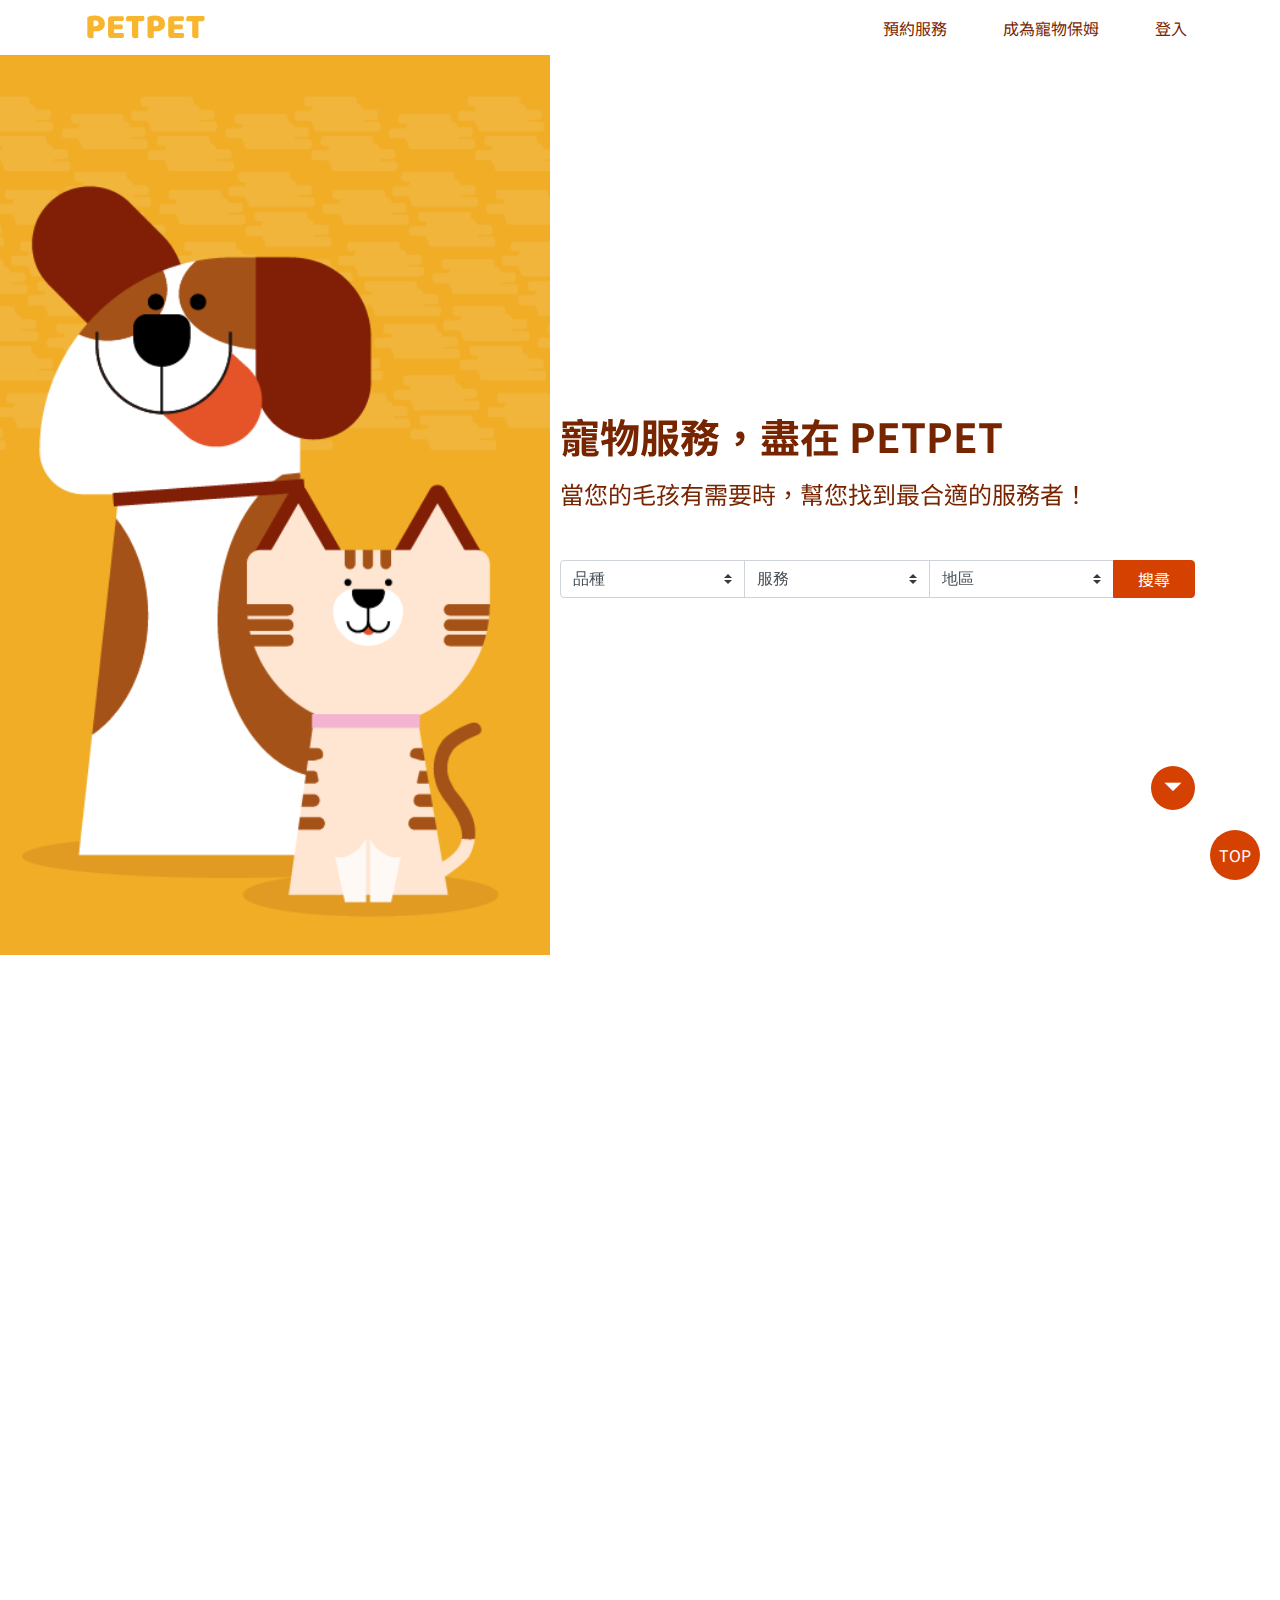
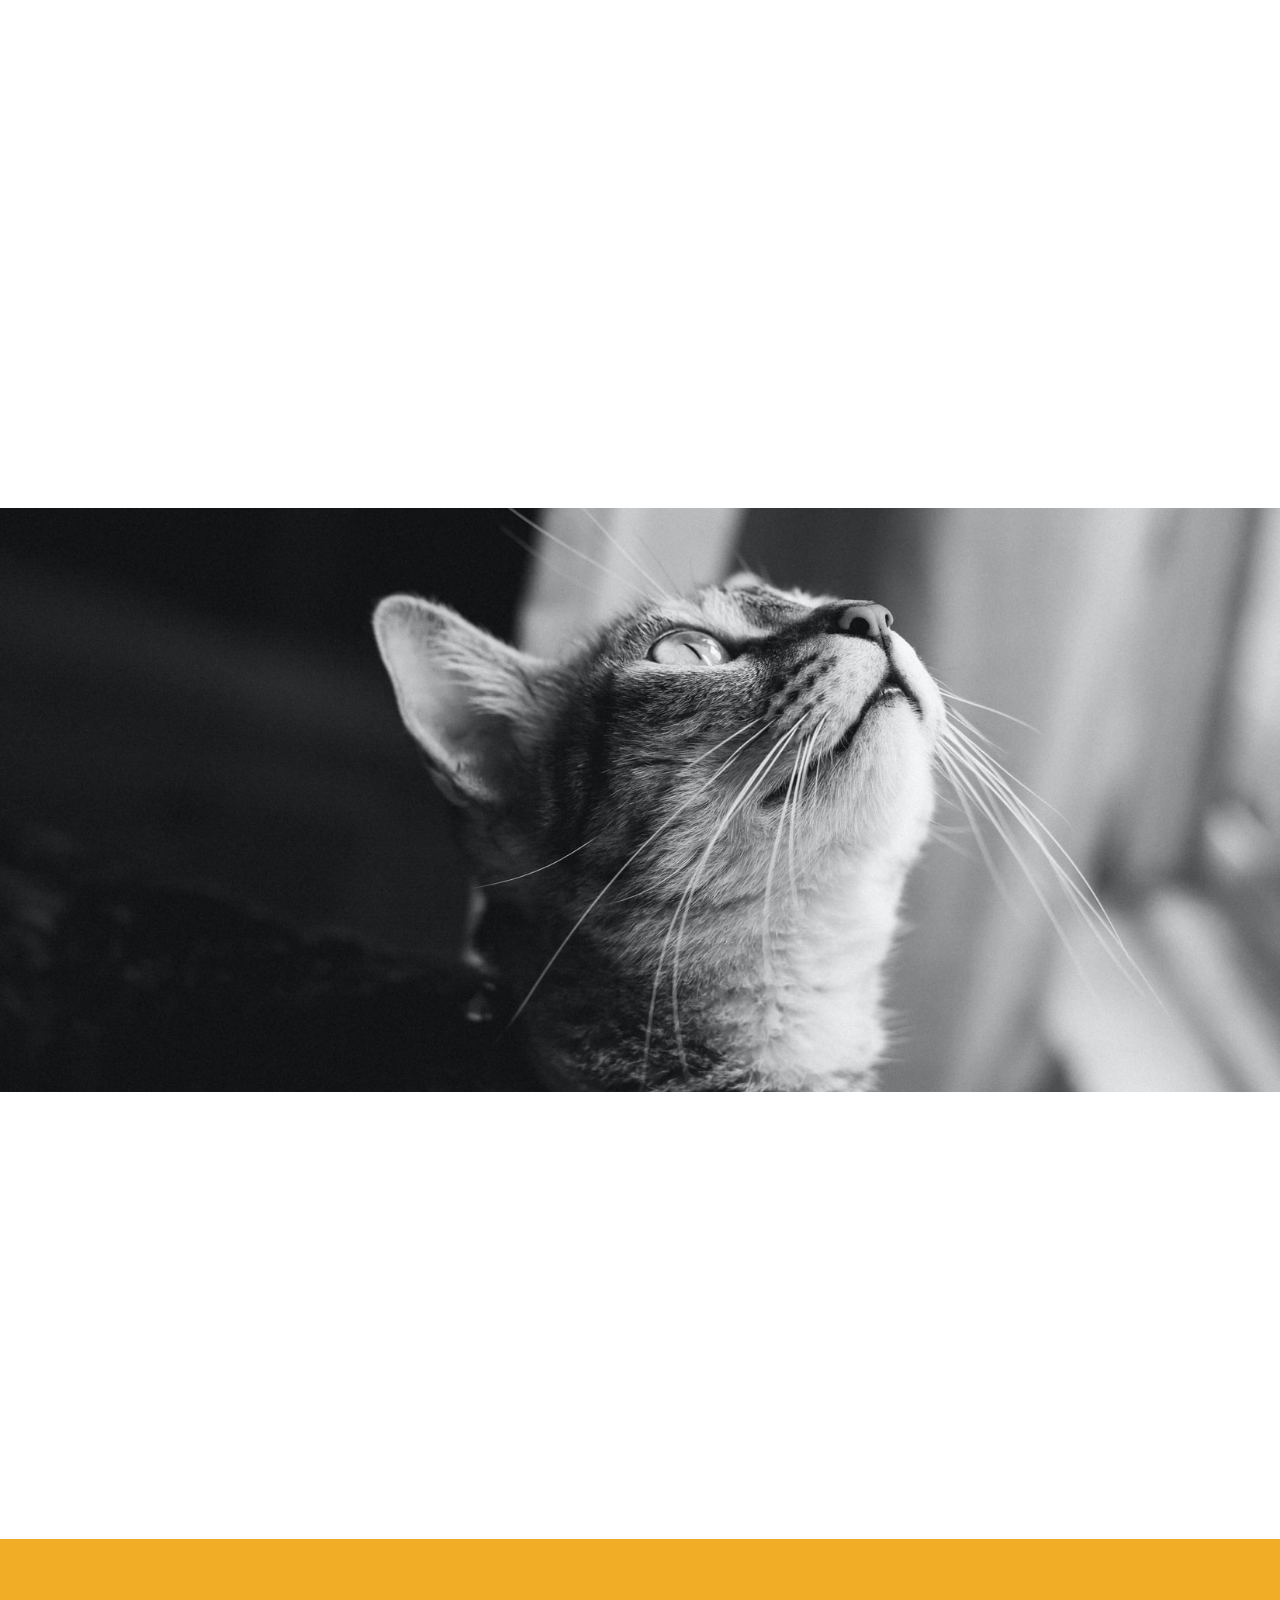
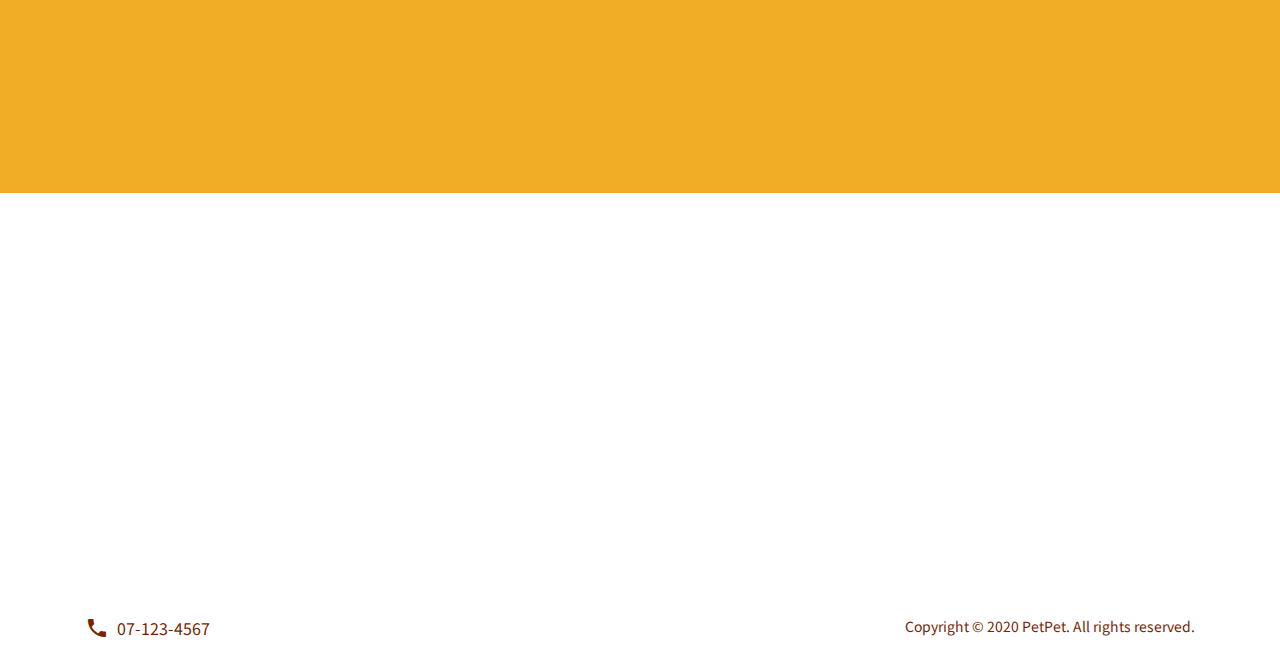
<file: index.html>
<!DOCTYPE html>
<html lang="zh-Hant-TW">

<head>
  <meta charset="UTF-8">
  <meta name="viewport" content="width=device-width, initial-scale=1.0">
  <meta http-equiv="X-UA-Compatible" content="ie=edge">
  <link rel="icon" href="./assets/images/pets.ico">
  <title>PETPET</title>
  <link rel="stylesheet" href="https://unpkg.com/aos@next/dist/aos.css"/>
  <link rel="stylesheet" href="./assets/style/components/swiper.min.css">
  <link rel="preconnect" href="https://fonts.gstatic.com">
  <link
    href="https://fonts.googleapis.com/css2?family=Baloo+Thambi+2:wght@300;400;500;700;800&family=Noto+Sans+TC:wght@300;400;500;700&family=Roboto:wght@300;400;500;700&display=swap"
    rel="stylesheet">
  <link rel="stylesheet" href="https://fonts.googleapis.com/icon?family=Material+Icons">
  <link rel="stylesheet" href="./assets/style/all.css">
</head>

<body>
  
    <header class="bg-white sticky-top ">
  <div class="container">
    <nav class="navbar navbar-expand-md px-0 py-0 bg-none d-flex">
      <a class="logo mr-0" href="index.html">PETPET</a>
      <button class="navbar-toggler px-0 py-0" type="button" data-toggle="collapse" data-target="#navbarNavAltMarkup"
        aria-controls="navbarNavAltMarkup" aria-expanded="false" aria-label="Toggle navigation">
        <span class="material-icons text-primary text-4xl font-weight-bold mb-0 py-0">menu</span>
      </button>

      <div class="collapse navbar-collapse" id="navbarNavAltMarkup">
        <ul class="navbar-nav d-block d-md-none">
          <li><a class="nav-link" href="service.html">預約服務</a></li>
          <li><a class="nav-link ml-md-13" href="#">成為寵物保姆</a></li>
          <li><a class="nav-link ml-md-13" href="login.html">登入</a></li>
        </ul>
      </div>

      <div class="collapse navbar-collapse align-self-end align-self-center" >
        <ul class="navbar-nav ml-auto">
          <li><a class="nav-link" href="service.html">預約服務</a></li>
          <li><a class="nav-link ml-md-13" href="#">成為寵物保姆</a></li>
          <li><a class="nav-link ml-md-13" href="login.html">登入</a></li>
        </ul>
      </div>
    </nav>
  </div>
</header>
  

  
<a href="#" class="top">TOP</a>
<!----------------- banner ----------------->
<section class="d-xl-none mb-13">
  <div class="pet-img d-flex mb-4">
    <img src="./assets/images/index-1.png" alt="" class="align-self-center">
  </div>
  <div class="container">
    <div class="row">
      <div class="col">
        <h1 class="text-2xl font-weight-bold text-center text-sm-left mb-1">寵物服務，盡在 PETPET</h1>
        <p class="text-lg text-center text-sm-left mb-4">當您的毛孩有需要時，<br>幫您找到最合適的服務者！</p>

        <div class="input-group mb-5">
          <select class="custom-select" id="inputGroupSelect04" aria-label="Example select with button addon">
            <option selected>品種</option>
            <option value="1">貓貓</option>
            <option value="2">狗狗</option>
          </select>
        </div>
        <div class="input-group mb-5">
          <select class="custom-select" id="inputGroupSelect04" aria-label="Example select with button addon">
            <option selected>服務</option>
            <option value="1">寵物寄宿</option>
            <option value="2">寵物到府保姆</option>
            <option value="3">寵物美容洗澡</option>
            <option value="4">寵物行為訓練</option>
          </select>
        </div>
        <div class="input-group mb-5">
          <select class="custom-select" id="inputGroupSelect04" aria-label="Example select with button addon">
            <option selected>地區</option>
            <option value="1">林口區</option>
            <option value="2">桃園區</option>
            <option value="3">南崁區</option>
            <option value="4">中壢區</option>
          </select>
        </div>
        <div class="input-group-append">
          <button class="btn btn-secondary btn-block" type="button">搜尋</button>
        </div>
      </div>
    </div>
  </div>
</section>

<section class="media-xl-only">
  <div class="pet-bg-img min-vh-100"></div>
  <div class="container position-relative">
    <div class="row min-vh-100 d-flex flex-column justify-content-center mb-18">
      <div class="col-7 ml-auto position-relative">
        <div class="btn btn-secondary btn-arrow-down border-0 p-0">
          <span class="material-icons text-4xl">arrow_drop_down</span>
        </div>

        <h1 class="font-weight-bold mb-5" data-aos="fade-up" data-aos-duration="1000">寵物服務，盡在 PETPET</h1>
        <p class="text-xl mb-14" data-aos="fade-up" data-aos-duration="1500">當您的毛孩有需要時，幫您找到最合適的服務者！</p>

        <div class="input-group" data-aos="fade-up" data-aos-duration="2000">
          <select class="custom-select" id="inputGroupSelect04" aria-label="Example select with button addon">
            <option selected>品種</option>
            <option value="1">貓貓</option>
            <option value="2">狗狗</option>
          </select>
          <select class="custom-select" id="inputGroupSelect04" aria-label="Example select with button addon">
            <option selected>服務</option>
            <option value="1">寵物寄宿</option>
            <option value="2">寵物到府保姆</option>
            <option value="3">寵物美容洗澡</option>
            <option value="4">寵物行為訓練</option>
          </select>
          <select class="custom-select" id="inputGroupSelect04" aria-label="Example select with button addon">
            <option selected>地區</option>
            <option value="1">林口區</option>
            <option value="2">桃園區</option>
            <option value="3">南崁區</option>
            <option value="4">中壢區</option>
          </select>

          <div class="input-group-append">
            <button class="btn btn-secondary px-8" type="button">搜尋</button>
          </div>
        </div>
      </div>
    </div>

  </div>
</section>

<!----------------- 本月熱門保姆 ----------------->
<section class="container mb-13 mb-md-18">
  <h2 class="font-weight-bold mb-1" data-aos="fade-up" data-aos-duration="1000">本月熱門保姆</h2>
  <p class="mb-4" data-aos="fade-up" data-aos-duration="1500">即時瞭解您的需求，安排最適合毛孩的寵物保姆！</p>
  <ul class="row position-relative">
    <li class="col-12 col-md-4 mb-4 mb-md-0" data-aos="fade-up" data-aos-duration="2000">
      <div class="card shadow">
        <img src="./assets/images/index-2.jpeg" class="card-img-top h-120 border-5-white mb-14" alt="">
        <img src="./assets/images/person-1.png" alt="" class="person-img-100">
        <div class="card-body text-center pt-2 pb-9">
          <h5 class="card-title mb-1">Jamie</h5>
          <p class="card-text text-truncate mb-4">寄宿、美容、寵物行為訓練</p>
          <a href="#" class="btn btn-secondary mb-8 px-19 px-md-14 px-xl-17">預約</a>
          <div class="d-flex justify-content-around mb-4">
            <p>獲得評價</p>
            <p>已完成訂單</p>
          </div>
          <div class="d-flex justify-content-around">
            <p class="text-2xl font-weight-bold">198
              <span class="text-sm font-weight-normal">則</span>
            </p>
            <p class="text-2xl font-weight-bold">580
              <span class="text-sm font-weight-normal">件</span>
            </p>
          </div>
        </div>
      </div>
    </li>
    <li class="col-12 col-md-4 mb-4 mb-md-0" data-aos="fade-up" data-aos-duration="2500">
      <div class="card shadow">
        <div class="card-img-top h-120 border-5-white d-flex align-items-center mb-14">
          <img src="./assets/images/index-3.jpeg" class="mt-22" alt="">
          <img src="./assets/images/person-2.png" alt="" class="person-img-100">
        </div>

        <div class="card-body text-center pt-2 pb-9">
          <h5 class="card-title mb-1">Eric</h5>
          <p class="card-text mb-4">寄宿、美容</p>
          <a href="#" class="btn btn-secondary mb-8 px-19 px-md-14 px-xl-17">預約</a>
          <div class="d-flex justify-content-around mb-4">
            <p>獲得評價</p>
            <p>已完成訂單</p>
          </div>
          <div class="d-flex justify-content-around">
            <p class="text-2xl font-weight-bold">76
              <span class="text-sm font-weight-normal">則</span>
            </p>
            <p class="text-2xl font-weight-bold">208
              <span class="text-sm font-weight-normal">件</span>
            </p>
          </div>
        </div>
      </div>
    </li>
    <li class="col-12 col-md-4" data-aos="fade-up" data-aos-duration="3000">
      <div class="card shadow">
        <img src="./assets/images/index-4.jpeg" class="card-img-top h-120 border-5-white mb-14" alt="">
        <img src="./assets/images/person-3.png" alt="" class="person-img-100">
        <div class="card-body text-center pt-2 pb-9">
          <h5 class="card-title mb-1">Yvonne</h5>
          <p class="card-text mb-4">美容、寵物行為訓練</p>
          <a href="#" class="btn btn-secondary mb-8 px-19 px-md-14 px-xl-17">預約</a>
          <div class="d-flex justify-content-around mb-4">
            <p>獲得評價</p>
            <p>已完成訂單</p>
          </div>
          <div class="d-flex justify-content-around">
            <p class="text-2xl font-weight-bold">52
              <span class="text-sm font-weight-normal">則</span>
            </p>
            <p class="text-2xl font-weight-bold">196
              <span class="text-sm font-weight-normal">件</span>
            </p>
          </div>
        </div>
      </div>
    </li>
  </ul>
</section>

<!----------------- 線上預約 ----------------->
<section class="container mb-13 mb-md-18">
  <h2 class="font-weight-bold mb-1" data-aos="fade-up" data-aos-duration="1000">線上預約</h2>
  <p class="mb-4" data-aos="fade-up" data-aos-duration="1500">即時瞭解您的需求，安排最適合毛孩的寵物保姆！</p>

  <div class="container d-md-none px-0">
    <ul>
      <li class="card h-132 mb-1" data-aos="fade-up" data-aos-duration="2000">
        <a href="service.html" class="h-100">
          <img class="card-img" src="./assets/images/index-5.jpeg" alt="">
          <p class="card-img-overlay">寵物寄宿</p>
        </a>
      </li>
      <li class="card h-132 mb-1" data-aos="fade-up" data-aos-duration="2000">
        <a href="#" class="h-100">
          <img class="card-img" src="./assets/images/index-6.jpeg" alt="">
          <p class="card-img-overlay">寵物美容</p>
        </a>
      </li>
      <li class="card h-132 mb-1" data-aos="fade-up" data-aos-duration="2000">
        <a href="#" class="h-100">
          <img class="card-img" src="./assets/images/index-7.jpeg" alt="">
          <p class="card-img-overlay">到府照顧</p>
        </a>
      </li>
      <li class="card h-132 mb-1" data-aos="fade-up" data-aos-duration="2000">
        <a href="#" class="h-100">
          <img class="card-img" src="./assets/images/index-8.jpeg" alt="">
          <p class="card-img-overlay">遛狗保姆</p>
        </a>
      </li>
      <li class="card h-132" data-aos="fade-up" data-aos-duration="2000">
        <a href="#" class="h-100">
          <img class="card-img" src="./assets/images/index-3.jpeg" alt="">
          <p class="card-img-overlay">行為訓練</p>
        </a>
      </li>
    </ul>
  </div>

  <div class="mobile-none">
    <ul class="d-flex justify-content-between">
      <li class="card card-img-height w-32 mr-md-1 mr-lg-2" data-aos="fade-up" data-aos-duration="2000">
        <a href="service.html" class="h-100">
          <img class="card-img" src="./assets/images/index-5.jpeg" alt="">
          <p class="card-img-overlay">寵物寄宿</p>
        </a>
      </li>
      <li class="card card-img-height w-28 mr-md-1 mr-lg-2" data-aos="fade-up" data-aos-duration="2500">
        <a href="#" class="h-100">
          <img class="card-img" src="./assets/images/index-6.jpeg" alt="">
          <p class="card-img-overlay">寵物美容</p>
        </a>
      </li>
      <li class="w-25 mr-md-1 mr-lg-2" data-aos="fade-up" data-aos-duration="2000">
        <ul class="card-img-height d-flex flex-column justify-content-between">
          <li class="card h-50 mb-md-1 mb-lg-2">
            <a href="#" class="h-100">
              <img class="card-img" src="./assets/images/index-7.jpeg" alt="">
              <p class="card-img-overlay">到府照顧</p>
            </a>
          </li>
          <li class="card h-50" data-aos="fade-up" data-aos-duration="2000">
            <a href="#" class="h-100">
              <img class="card-img" src="./assets/images/index-8.jpeg" alt="">
              <p class="card-img-overlay">遛狗保姆</p>
            </a>
          </li>
        </ul>
      </li>
      <li class="card card-img-height w-16" data-aos="fade-up" data-aos-duration="3000">
        <a href="#" class="h-100">
          <img class="card-img" src="./assets/images/index-3.jpeg" alt="">
          <p class="card-img-overlay">行為訓練</p>
        </a>
      </li>
    </ul>
  </div>
</section>

<!----------------- PETPET目前已有 ----------------->
<section class="banner pt-16 pt-md-18 mb-16 mb-md-18">
  <div class="container">
    <p class="text-4xl font-weight-bold text-white mb-14 mb-md-20" data-aos="fade-up" data-aos-duration="1000">
      PETPET目前已有</p>
    <div class="row">
      <div class="col-md-4 col-lg-3" data-aos="fade-up" data-aos-duration="1500">
        <div class="border-l-2 pl-5 mb-17 mb-md-0">
          <p class="text-4xl font-weight-bold text-white">5278</p>
          <p class="text-lg text-white">人使用 PETPET</p>
        </div>
      </div>
      <div class="col-md-4 col-lg-3" data-aos="fade-up" data-aos-duration="2000">
        <div class="border-l-2 pl-5 mb-17 mb-md-0">
          <p class="text-4xl font-weight-bold text-white">580</p>
          <p class="text-lg text-white">人成為寵物保母</p>
        </div>
      </div>
      <div class="col-md-4 col-lg-3" data-aos="fade-up" data-aos-duration="2500">
        <div class="border-l-2 pl-5 mb-17 mb-md-0">
          <p class="text-4xl font-weight-bold text-white">10000+</p>
          <p class="text-lg text-white">已完成服務</p>
        </div>
      </div>
    </div>
  </div>
</section>

<!----------------- 預約流程 ----------------->
<section class="container mb-18">
  <h2 class="font-weight-bold mb-1" data-aos="fade-up" data-aos-duration="1000">預約流程</h2>
  <p class="text-lg mb-4 mb-md-7" data-aos="fade-up" data-aos-duration="1500">輕鬆三步驟，立即獲取最佳服務！</p>
  <ul class="row">
    <li class="col-12 col-md-4 mb-11 mb-md-0" data-aos="fade-up" data-aos-duration="1500">
      <p class="text-lg mb-1">1.查詢想要的服務</p>
      <img src="./assets/images/order-1.png" alt="order-img">
    </li>
    <li class="col-12 col-md-4 mb-11 mb-md-0" data-aos="fade-up" data-aos-duration="2000">
      <p class="text-lg mb-1">2.找到合適的保姆</p>
      <img src="./assets/images/order-2.png" alt="order-img">
    </li>
    <li class="col-12 col-md-4" data-aos="fade-up" data-aos-duration="2500">
      <p class="text-lg mb-1">3.填寫資料完成預約</p>
      <img src="./assets/images/order-3.png" alt="order-img">
    </li>
  </ul>
</section>

  
    <section class="bg-primary position-relative z-index-1 py-12">
    <div class="container">
        <p class="text-xl text-md-4xl font-weight-bold mb-3" data-aos="fade-up" data-aos-duration="1000">有任何我們能幫助您的嗎？</p>
        <div class="row">
            <div class="col-md-9 col-lg-6" data-aos="fade-up" data-aos-duration="1500">
                <label for="sendmail" class="text-base text-md-lg text-dark mb-5">
                    輸入電子信箱<br>
                    將有專業人員在線幫您解決所有問題
                </label>

                <div class="input-group" data-aos="fade-up" data-aos-duration="2000">
                    <input id="sendmail" type="text" class="form-control py-5" placeholder="example@gmail.com"
                        aria-label="Recipient's username" aria-describedby="button-addon2">
                    <div class="input-group-append">
                        <button class="btn btn-secondary px-14 px-md-17" type="button" id="button-addon2">送出</button>
                    </div>
                </div>
            </div>
        </div>
    </div>
</section>
  

  
    <footer class="bg-white position-relative z-index-1">
  <div class="container mobile-none pt-16 mb-18">
    <ul class="row align-items-center mb-8" data-aos="fade-up" data-aos-duration="1000">
      <li class="col-3"><a href="index.html" class="logo">PETPET</a></li>
      <li class="col-3"><a href="#" class="font-weight-bold">寵物服務</a></li>
      <li class="col-3"><a href="#" class="font-weight-bold">加入我們</a></li>
      <li class="col-3"><a href="#" class="font-weight-bold">聯繫我們</a></li>
    </ul>

    <div class="row mb-0">
      <ul class="col-3" data-aos="fade-up" data-aos-duration="1500">
        <li class="mb-8"><a href="#">關於我們</a></li>
        <li class="mb-8"><a href="#">幫助中心</a></li>
        <li class="mb-8"><a href="#">使用條款</a></li>
        <li><a href="#">隱私政策</a></li>
      </ul>
      <ul class="col-3" data-aos="fade-up" data-aos-duration="2000">
        <li class="mb-8"><a href="#">寵物寄宿</a></li>
        <li class="mb-8"><a href="#">寵物到府保姆</a></li>
        <li class="mb-8"><a href="#">寵物美容洗澡</a></li>
        <li><a href="">寵物行為訓練</a></li>
      </ul>
      <ul class="col-3" data-aos="fade-up" data-aos-duration="2500">
        <li class="mb-8"><a href="#">成為寵物保姆</a></li>
        <li class="mb-8"><a href="#">加入寵物計程車</a></li>
        <li class="mb-8"><a href="#">專屬 APP 下載</a></li>
        <li><a href="">相關合約條款</a></li>
      </ul>
      <div class="col-3" data-aos="fade-up" data-aos-duration="3000">
        <p><a href="mailto:">petpet@petmail.com</a></p>
      </div>
    </div>
  </div>
  
  <div class="container mt-3 mt-md-0 mb-8 mb-md-0 py-md-9">
    <div class="d-md-flex justify-content-md-between text-dark">
      <a href="index.html" class="logo d-md-none">PETPET</a>
      <div class="mobile-none">
        <a href="tel:+" class="d-flex"><span class="material-icons align-self-center mr-3">local_phone</span>07-123-4567</a>
      </div>
      <p class="text-sm">Copyright © 2020 PetPet. All rights reserved.</p>
    </div>
  </div>
</footer>
  

  <script src="./assets/js/vendors.js"></script>
  <!-- ↑↑↑↑ 它是 jQuery -->
  <script src="https://cdn.jsdelivr.net/npm/bootstrap@4.5.3/dist/js/bootstrap.bundle.min.js"
    integrity="sha384-ho+j7jyWK8fNQe+A12Hb8AhRq26LrZ/JpcUGGOn+Y7RsweNrtN/tE3MoK7ZeZDyx"
    crossorigin="anonymous"></script>
  <script src="https://unpkg.com/aos@next/dist/aos.js"></script>
  <script>
    AOS.init({
      // Global settings:
      disable: false, // accepts following values: 'phone', 'tablet', 'mobile', boolean, expression or function
      startEvent: 'DOMContentLoaded', // name of the event dispatched on the document, that AOS should initialize on
      initClassName: 'aos-init', // class applied after initialization
      animatedClassName: 'aos-animate', // class applied on animation
      useClassNames: false, // if true, will add content of `data-aos` as classes on scroll
      disableMutationObserver: false, // disables automatic mutations' detections (advanced)
      debounceDelay: 50, // the delay on debounce used while resizing window (advanced)
      throttleDelay: 99, // the delay on throttle used while scrolling the page (advanced)

      // Settings that can be overridden on per-element basis, by `data-aos-*` attributes:
      offset: 120, // offset (in px) from the original trigger point
      delay: 0, // values from 0 to 3000, with step 50ms
      duration: 400, // values from 0 to 3000, with step 50ms
      easing: 'ease', // default easing for AOS animations
      once: true, // whether animation should happen only once - while scrolling down
      mirror: false, // whether elements should animate out while scrolling past them
      anchorPlacement: 'top-bottom', // defines which position of the element regarding to window should trigger the animation
    });
  </script>
    
    <script type=“text/javascript” src="./assets/js/swiper.min.js"></script>
    <script src="./assets/js/all.js"></script>
</body>

</html>
</file>
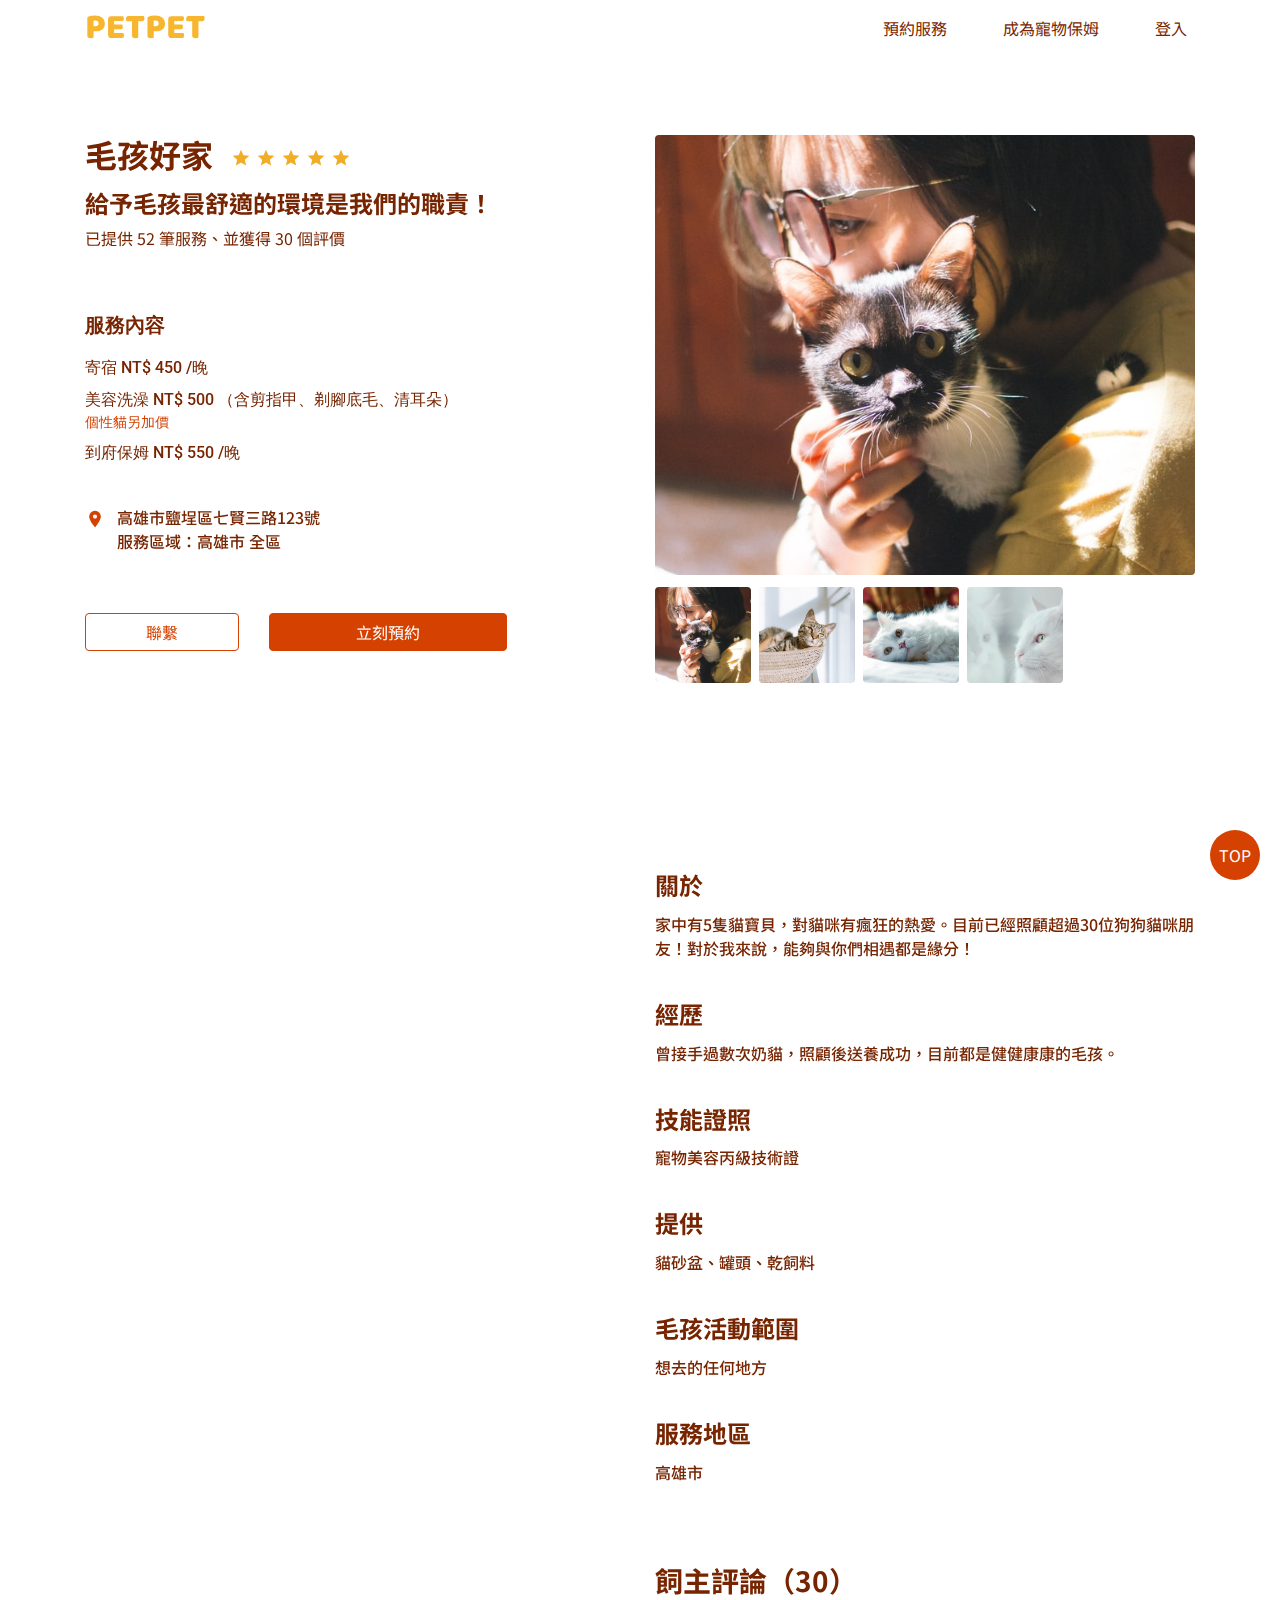
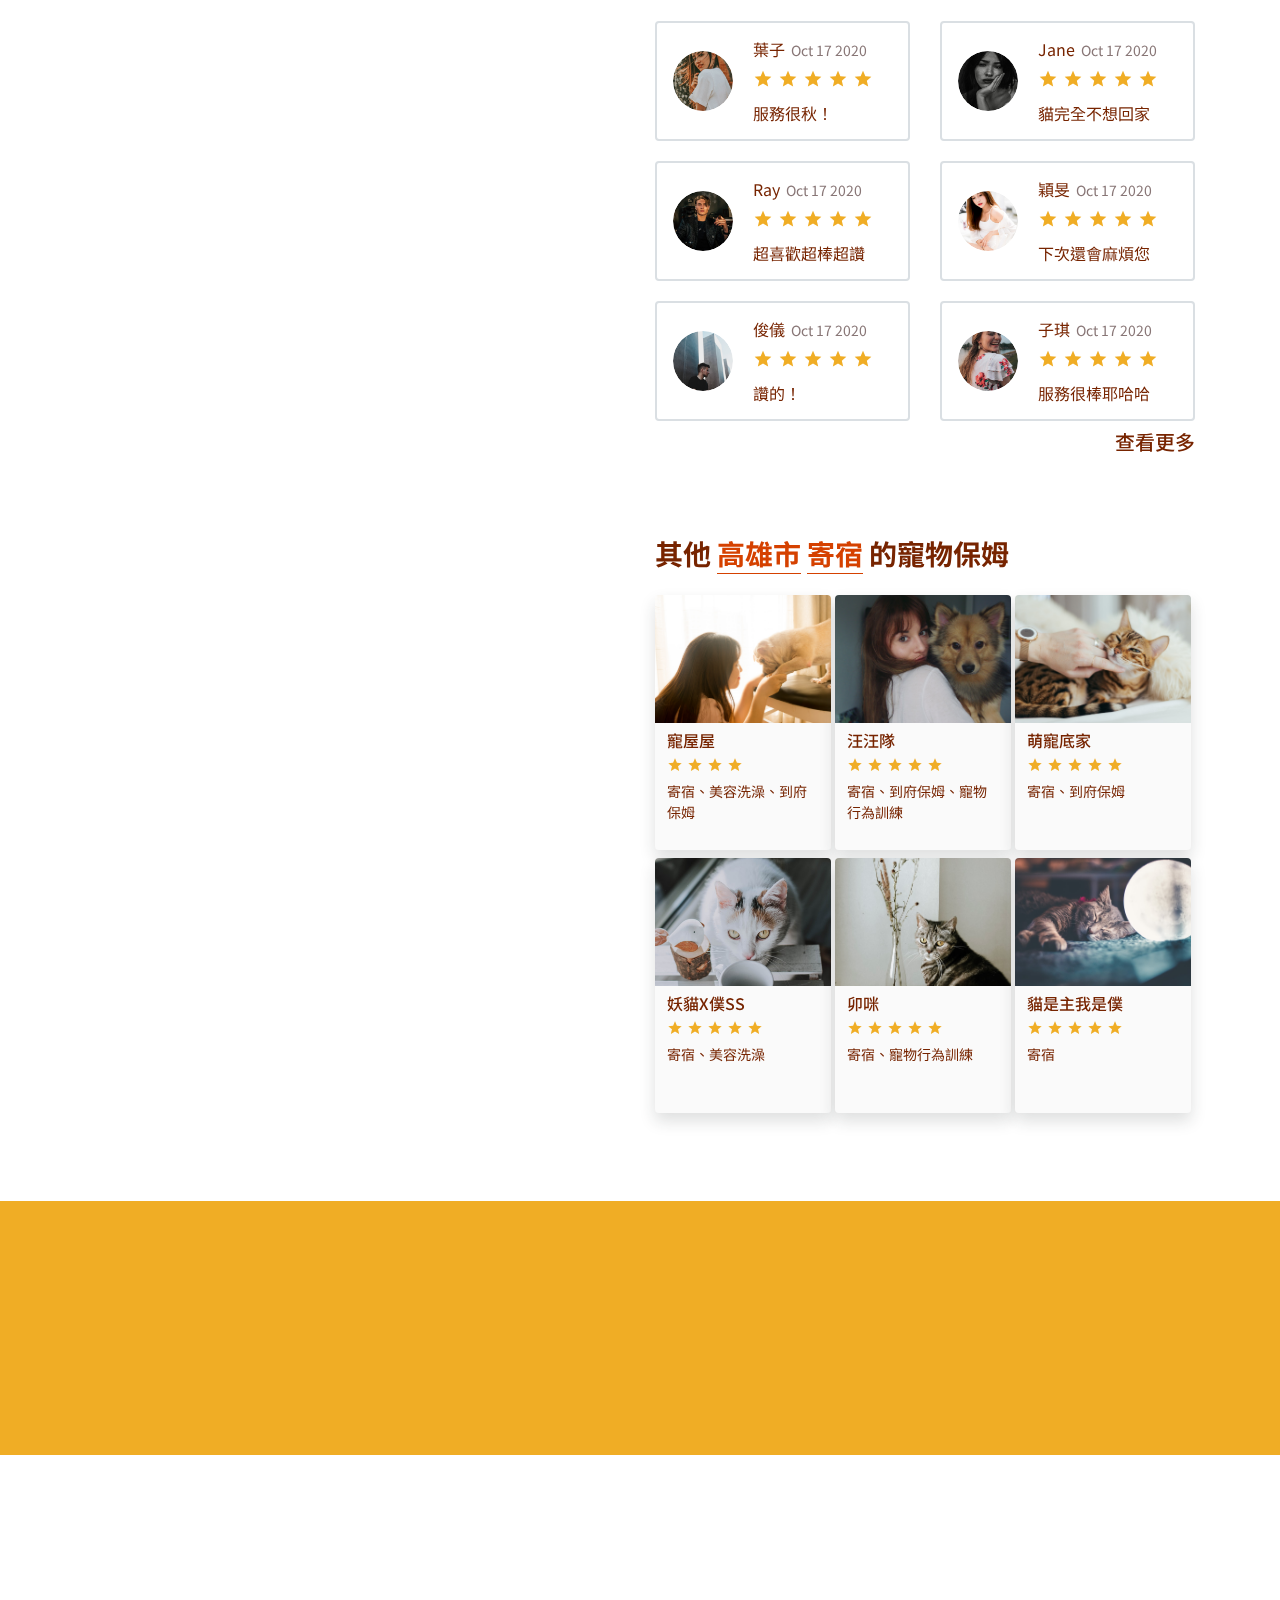
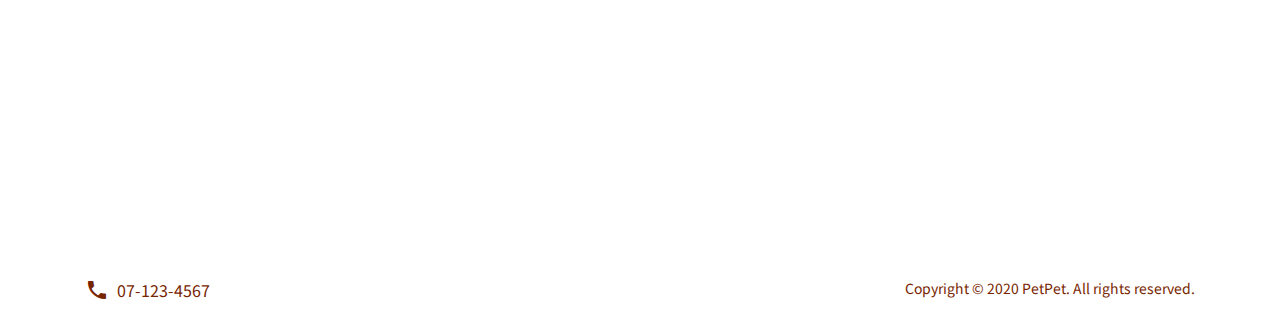
<file: homestay.html>
<!DOCTYPE html>
<html lang="zh-Hant-TW">

<head>
  <meta charset="UTF-8">
  <meta name="viewport" content="width=device-width, initial-scale=1.0">
  <meta http-equiv="X-UA-Compatible" content="ie=edge">
  <link rel="icon" href="./assets/images/pets.ico">
  <title>PETPET</title>
  <link rel="stylesheet" href="https://unpkg.com/aos@next/dist/aos.css"/>
  <link rel="stylesheet" href="./assets/style/components/swiper.min.css">
  <link rel="preconnect" href="https://fonts.gstatic.com">
  <link
    href="https://fonts.googleapis.com/css2?family=Baloo+Thambi+2:wght@300;400;500;700;800&family=Noto+Sans+TC:wght@300;400;500;700&family=Roboto:wght@300;400;500;700&display=swap"
    rel="stylesheet">
  <link rel="stylesheet" href="https://fonts.googleapis.com/icon?family=Material+Icons">
  <link rel="stylesheet" href="./assets/style/all.css">
</head>

<body>
  
    <header class="bg-white sticky-top ">
  <div class="container">
    <nav class="navbar navbar-expand-md px-0 py-0 bg-none d-flex">
      <a class="logo mr-0" href="index.html">PETPET</a>
      <button class="navbar-toggler px-0 py-0" type="button" data-toggle="collapse" data-target="#navbarNavAltMarkup"
        aria-controls="navbarNavAltMarkup" aria-expanded="false" aria-label="Toggle navigation">
        <span class="material-icons text-primary text-4xl font-weight-bold mb-0 py-0">menu</span>
      </button>

      <div class="collapse navbar-collapse" id="navbarNavAltMarkup">
        <ul class="navbar-nav d-block d-md-none">
          <li><a class="nav-link" href="service.html">預約服務</a></li>
          <li><a class="nav-link ml-md-13" href="#">成為寵物保姆</a></li>
          <li><a class="nav-link ml-md-13" href="login.html">登入</a></li>
        </ul>
      </div>

      <div class="collapse navbar-collapse align-self-end align-self-center" >
        <ul class="navbar-nav ml-auto">
          <li><a class="nav-link" href="service.html">預約服務</a></li>
          <li><a class="nav-link ml-md-13" href="#">成為寵物保姆</a></li>
          <li><a class="nav-link ml-md-13" href="login.html">登入</a></li>
        </ul>
      </div>
    </nav>
  </div>
</header>
  

  
<a href="#" class="top">TOP</a>
<section class="media-xl-none pt-1 pt-md-16">
  <div class="container">
    <div class="row flex-md-row-reverse row mb-13 mb-md-16">
      <!----------------- swiper ----------------->
      <div class="col-12 col-md-5 mb-0">
        <!-- Slider main container -->
        <div class="swiper-container mb-3">
          <!-- Additional required wrapper -->
          <div class="swiper-wrapper">
            <!-- Slides -->
            <img src="./assets/images/homestay-3.jpeg" alt="photo" class="swiper-slide">
            <img src="./assets/images/index-5.jpeg" alt="photo" class="swiper-slide">
            <img src="./assets/images/detail-1.jpeg" alt="photo" class="swiper-slide">
            <img src="./assets/images/detail-2.jpeg" alt="photo" class="swiper-slide">
          </div>
        </div>

        <div class="swiper d-flex mb-13">
          <img src="./assets/images/homestay-3.jpeg" alt="photo" class="mr-2 mr-xl-3">
          <img src="./assets/images/index-5.jpeg" alt="photo" class="mr-2 mr-xl-3">
          <img src="./assets/images/detail-1.jpeg" alt="photo" class="mr-2 mr-xl-3">
          <img src="./assets/images/detail-2.jpeg" alt="photo">
        </div>
      </div>

      <!----------------- 毛孩好家 ----------------->
      <div class="col-12 col-md-7">
        <div class="mb-13 mb-md-16">
          <h2 class="font-weight-bold mb-5">毛孩好家<span class="material-icons text-primary text-lg ml-6">star
              star star
              star star</span></h2>
          <h4 class="font-weight-bold mb-3">給予毛孩最舒適的環境是我們的職責！</h4>
          <p class="mb-16">已提供 52 筆服務、並獲得 30 個評價</p>

          <ul class="text-dark font-weight-medium mb-16">
            <li class="text-lg font-weight-bold mb-5">服務內容</li>
            <li class="mb-3">寄宿 NT$ 450 /晚</li>
            <li>美容洗澡 NT$ 500 （含剪指甲、剃腳底毛、清耳朵）</li>
            <li class="text-secondary text-sm mb-3">個性貓另加價</li>
            <li class="mb-13">到府保姆 NT$ 550 /晚</li>
            <li class="d-flex">
              <span class="material-icons text-secondary text-lg mt-1 mr-4">place</span>
              <p>
                高雄市鹽埕區七賢三路123號<br>
                服務區域：高雄市 全區
              </p>
            </li>
          </ul>

          <div class="d-flex">
            <a href="#" class="btn btn-outline-secondary btn-lg w-50 mr-5 mr-md-10 px-auto px-md-15">聯繫</a>
            <a href="#" class="btn btn-secondary btn-lg w-50 px-auto px-md-12">立刻預約</a>
          </div>
        </div>
      </div>
    </div>

    <!----------------- 關於 ----------------->
    <div class="row mb-13 mb-md-16">
      <div class="col-12 col-md-7">
        <h4 class="font-weight-bold mb-4">關於</h4>
        <p class="font-weight-medium mb-7 mb-mb-9">家中有5隻貓寶貝，對貓咪有瘋狂的熱愛 。
          目前已經照顧超過30位狗狗貓咪朋友！對於我來說，能夠與你們相遇都是緣分！
        </p>
        <h4 class="font-weight-bold mb-4">經歷</h4>
        <p class="font-weight-medium mb-7 mb-mb-9">曾接手過數次奶貓，照顧後送養成功，目前都是健健康康的毛孩。</p>
        <h4 class="font-weight-bold mb-4">技能證照</h4>
        <p class="font-weight-medium mb-7 mb-mb-9">寵物美容丙級技術證</p>
        <h4 class="font-weight-bold mb-4">提供</h4>
        <p class="font-weight-medium mb-7 mb-mb-9">貓砂盆、罐頭、乾飼料</p>
        <h4 class="font-weight-bold mb-4">毛孩活動範圍</h4>
        <p class="font-weight-medium mb-7 mb-mb-9">想去的任何地方</p>
        <h4 class="font-weight-bold mb-4">服務地區</h4>
        <p class="font-weight-medium">高雄市</p>
      </div>
    </div>

    <!----------------- 飼主評論 ----------------->
    <div class="row mb-13 mb-md-16">
      <div class="col">
        <h3 class="font-weight-bold mb-8">飼主評論（30）</h3>
        <div class="row">
          <div class="col-12 col-md-6 mb-7">
            <div class="card-sm">
              <img src="./assets/images/person-4.png" alt="">
              <div class="">
                <p class="mb-3">葉子<span class="text-sm text-warmgray ml-2">Oct 17
                    2020</span>
                </p>
                <p><span class="material-icons text-primary text-lg mb-4">star star star
                    star
                    star</span></p>
                <p>服務很秋！</p>
              </div>
            </div>
          </div>
          <div class="col-12 col-md-6 mb-7">
            <div class="card-sm">
              <img src="./assets/images/person-5.png" alt="">
              <div class="">
                <p class="mb-3">Jane<span class="text-sm text-warmgray ml-2">Oct 17
                    2020</span>
                </p>
                <p><span class="material-icons text-primary text-lg mb-4">star star star
                    star
                    star</span></p>
                <p>貓完全不想回家</p>
              </div>
            </div>
          </div>
          <div class="col-12 col-md-6 mb-7">
            <div class="card-sm">
              <img src="./assets/images/person-6.png" alt="">
              <div class="">
                <p class="mb-3">Ray<span class="text-sm text-warmgray ml-2">Oct 17
                    2020</span>
                </p>
                <p><span class="material-icons text-primary text-lg mb-4">star star star
                    star
                    star</span></p>
                <p>超喜歡超棒超讚</p>
              </div>
            </div>
          </div>
          <div class="col-12 col-md-6 mb-7">
            <div class="card-sm">
              <img src="./assets/images/person-7.png" alt="">
              <div class="">
                <p class="mb-3">穎旻<span class="text-sm text-warmgray ml-2">Oct 17
                    2020</span>
                </p>
                <p><span class="material-icons text-primary text-lg mb-4">star star star
                    star
                    star</span></p>
                <p>下次還會麻煩您</p>
              </div>
            </div>
          </div>
          <div class="col-12 col-md-6 mb-7">
            <div class="card-sm">
              <img src="./assets/images/person-8.png" alt="">
              <div class="">
                <p class="mb-3">俊儀<span class="text-sm text-warmgray ml-2">Oct 17
                    2020</span>
                </p>
                <p><span class="material-icons text-primary text-lg mb-4">star star star
                    star
                    star</span></p>
                <p>讚的！</p>
              </div>
            </div>
          </div>
          <div class="col-12 col-md-6 mb-7">
            <div class="card-sm">
              <img src="./assets/images/person-9.png" alt="">
              <div class="">
                <p class="mb-3">子琪<span class="text-sm text-warmgray ml-2">Oct 17
                    2020</span>
                </p>
                <p><span class="material-icons text-primary text-lg mb-4">star star star
                    star
                    star</span></p>
                <p>服務很棒耶哈哈</p>
              </div>
            </div>
          </div>
        </div>

        <a href="" class="d-block text-lg font-weight-medium text-right">查看更多</a>
      </div>
    </div>

    <!----------------- 其他高雄市寄宿的寵物保姆 ----------------->
    <div class="row mb-13 mb-md-16">
      <div class="col">
        <h3 class="font-weight-bold mb-8">其他 <a href="" class="text-secondary border-b-secondary">高雄市</a> <a href=""
            class="text-secondary border-b-secondary">寄宿</a> 的寵物保姆</h3>

        <div class="row">
          <div class="col-6 col-md-4">
            <div class="card-md shadow bg-lightgray d-flex flex-column justify-content-between mb-4 mb-md-5">
              <a href="">
                <img src="./assets/images/homestay-2.jpeg" class="card-img-top h-128" alt="">
                <div class="px-4 pt-3 pb-0">
                  <h6 class="card-title mb-1">寵屋屋</h6>
                  <p><span class="material-icons text-primary text-base mb-3">star star
                      star
                      star</span>
                  </p>
                  <p class="card-text text-sm">寄宿、美容洗澡、到府保姆</p>
                </div>
              </a>
              <div class="d-md-none bg-white d-flex justify-content-between border-radius-b">
                <a href="#" class="card-link w-50 text-center px-0 py-4">聯繫</a>
                <a href="#" class="card-link w-50 text-center text-secondary m-0 px-0 py-4">預約</a>
              </div>
            </div>
          </div>

          <div class="col-6 col-md-4">
            <div class="card-md shadow bg-lightgray d-flex flex-column justify-content-between mb-4 mb-md-5">
              <a href="">
                <img src="./assets/images/homestay-6.jpeg" class="card-img-top h-128" alt="">
                <div class="px-4 pt-3 pb-0">
                  <h6 class="card-title mb-1">汪汪隊</h6>
                  <p><span class="material-icons text-primary text-base mb-3">star star
                      star
                      star
                      star</span>
                  </p>
                  <p class="card-text text-sm">寄宿、到府保姆、寵物行為訓練</p>
                </div>
              </a>
              <div class="d-md-none bg-white d-flex justify-content-between border-radius-b">
                <a href="#" class="card-link w-50 text-center px-0 py-4">聯繫</a>
                <a href="#" class="card-link w-50 text-center text-secondary m-0 px-0 py-4">預約</a>
              </div>
            </div>
          </div>

          <div class="col-6 col-md-4">
            <div class="card-md shadow bg-lightgray d-flex flex-column justify-content-between mb-4 mb-md-5">
              <a href="">
                <img src="./assets/images/homestay-8.jpeg" class="card-img-top h-128" alt="">
                <div class="px-4 pt-3 pb-0">
                  <h6 class="card-title mb-1">萌寵底家</h6>
                  <p><span class="material-icons text-primary text-base mb-3">star star
                      star
                      star
                      star</span>
                  </p>
                  <p class="card-text text-sm">寄宿、到府保姆</p>
                </div>
              </a>
              <div class="d-md-none bg-white d-flex justify-content-between border-radius-b">
                <a href="#" class="card-link w-50 text-center px-0 py-4">聯繫</a>
                <a href="#" class="card-link w-50 text-center text-secondary m-0 px-0 py-4">預約</a>
              </div>
            </div>
          </div>

          <div class="col-6 col-md-4">
            <div class="card-md shadow bg-lightgray d-flex flex-column justify-content-between mb-4 mb-md-5">
              <a href="">
                <img src="./assets/images/homestay-4.jpeg" class="card-img-top h-128" alt="">
                <div class="px-4 pt-3 pb-0">
                  <h6 class="card-title mb-1">妖貓X僕SS</h6>
                  <p><span class="material-icons text-primary text-base mb-3">star star
                      star
                      star
                      star</span>
                  </p>
                  <p class="card-text text-sm">寄宿、美容洗澡</p>
                </div>
              </a>
              <div class="d-md-none bg-white d-flex justify-content-between border-radius-b">
                <a href="#" class="card-link w-50 text-center px-0 py-4">聯繫</a>
                <a href="#" class="card-link w-50 text-center text-secondary m-0 px-0 py-4">預約</a>
              </div>
            </div>
          </div>
          <div class="col-6 col-md-4">
            <div class="card-md shadow bg-lightgray d-flex flex-column justify-content-between mb-4 mb-md-5">
              <a href="">
                <img src="./assets/images/homestay-7.jpeg" class="card-img-top h-128" alt="">
                <div class="px-4 pt-3 pb-0">
                  <h6 class="card-title mb-1">卯咪</h6>
                  <p><span class="material-icons text-primary text-base mb-3">star star
                      star
                      star
                      star</span>
                  </p>
                  <p class="card-text text-sm">寄宿、寵物行為訓練</p>
                </div>
              </a>
              <div class="d-md-none bg-white d-flex justify-content-between border-radius-b">
                <a href="#" class="card-link w-50 text-center px-0 py-4">聯繫</a>
                <a href="#" class="card-link w-50 text-center text-secondary m-0 px-0 py-4">預約</a>
              </div>
            </div>
          </div>
          <div class="col-6 col-md-4">
            <div class="card-md shadow bg-lightgray d-flex flex-column justify-content-between mb-4 mb-md-5">
              <a href="">
                <img src="./assets/images/homestay-5.jpeg" class="card-img-top h-128" alt="">
                <div class="px-4 pt-3 pb-0">
                  <h6 class="card-title mb-1">貓是主我是僕</h6>
                  <p><span class="material-icons text-primary text-base mb-3">star star
                      star
                      star
                      star</span>
                  </p>
                  <p class="card-text text-sm">寄宿</p>
                </div>
              </a>
              <div class="d-md-none bg-white d-flex justify-content-between border-radius-b">
                <a href="#" class="card-link w-50 text-center px-0 py-4">聯繫</a>
                <a href="#" class="card-link w-50 text-center text-secondary m-0 px-0 py-4">預約</a>
              </div>
            </div>
          </div>
        </div>
      </div>
    </div>
  </div>
</section>


<!------------------------------------- media-xl-only ------------------------------------->

<section class="container media-xl-only pt-18">
  <div class="row">
    <div class="col-6 position-fixed">
      <h2 class="font-weight-bold mb-5">毛孩好家<span class="material-icons text-primary text-lg ml-6">star star star
          star star</span></h2>
      <h4 class="font-weight-bold mb-3">給予毛孩最舒適的環境是我們的職責！</h4>
      <p class="mb-16">已提供 52 筆服務、並獲得 30 個評價</p>

      <ul class="text-dark font-weight-medium mb-16">
        <li class="text-lg font-weight-bold mb-5">服務內容</li>
        <li class="mb-3">寄宿 NT$ 450 /晚</li>
        <li>美容洗澡 NT$ 500 （含剪指甲、剃腳底毛、清耳朵）</li>
        <li class="text-secondary text-sm mb-3">個性貓另加價</li>
        <li class="mb-13">到府保姆 NT$ 550 /晚</li>
        <li class="d-flex">
          <span class="material-icons text-secondary text-lg mt-1 mr-4">place</span>
          <p>
            高雄市鹽埕區七賢三路123號<br>
            服務區域：高雄市 全區
          </p>
        </li>
      </ul>

      <div class="d-flex">
        <button class="btn btn-outline-secondary mr-10 px-16" type="button">聯繫</button>
        <button class="btn btn-secondary px-19" type="button">立刻預約</button>
      </div>
    </div>

    <!----------------- swiper ----------------->
    <div class="col-6 offset-6">
      <!-- Slider main container -->
      <div class="swiper-container mb-4">
        <!-- Additional required wrapper -->
        <div class="swiper-wrapper">
          <!-- Slides -->
          <img src="./assets/images/homestay-3.jpeg" alt="" class="swiper-slide">
          <img src="./assets/images/index-5.jpeg" alt="" class="swiper-slide">
          <img src="./assets/images/detail-1.jpeg" alt="" class="swiper-slide">
          <img src="./assets/images/detail-2.jpeg" alt="" class="swiper-slide">
        </div>
      </div>
      <div class="swiper d-flex">
        <img src="./assets/images/homestay-3.jpeg" alt="" class="mr-3">
        <img src="./assets/images/index-5.jpeg" alt="" class="mr-3">
        <img src="./assets/images/detail-1.jpeg" alt="" class="mr-3">
        <img src="./assets/images/detail-2.jpeg" alt="">
      </div>
    </div>
  </div>

  <div class="row">
    <div class="col-6 offset-6">
      <!----------------- 關於 ----------------->
      <section class="mb-18">
        <h4 class="font-weight-bold mb-4">關於</h4>
        <p class="font-weight-medium mb-13">家中有5隻貓寶貝，對貓咪有瘋狂的熱愛。目前已經照顧超過30位狗狗貓咪朋友！對於我來說，能夠與你們相遇都是緣分！</p>
        <h4 class="font-weight-bold mb-4">經歷</h4>
        <p class="font-weight-medium mb-13">曾接手過數次奶貓，照顧後送養成功，目前都是健健康康的毛孩。</p>
        <h4 class="font-weight-bold mb-4">技能證照</h4>
        <p class="font-weight-medium mb-13">寵物美容丙級技術證</p>
        <h4 class="font-weight-bold mb-4">提供</h4>
        <p class="font-weight-medium mb-13">貓砂盆、罐頭、乾飼料</p>
        <h4 class="font-weight-bold mb-4">毛孩活動範圍</h4>
        <p class="font-weight-medium mb-13">想去的任何地方</p>
        <h4 class="font-weight-bold mb-4">服務地區</h4>
        <p class="font-weight-medium">高雄市</p>
      </section>

      <!----------------- 飼主評論（30） ----------------->
      <section class="mb-18">
        <h3 class="font-weight-bold mb-8">飼主評論（30）</h3>
        <div class="row">
          <div class="col-6 mb-7">
            <div class="card-sm">
              <img src="./assets/images/person-4.png" alt="">
              <div class="">
                <p class="mb-3">葉子<span class="text-sm text-warmgray ml-2">Oct 17 2020</span></p>
                <p><span class="material-icons text-primary text-lg mb-4">star star star star
                    star</span></p>
                <p>服務很秋！</p>
              </div>
            </div>
          </div>
          <div class="col-6">
            <div class="card-sm">
              <img src="./assets/images/person-5.png" alt="">
              <div class="">
                <p class="mb-3">Jane<span class="text-sm text-warmgray ml-2">Oct 17 2020</span></p>
                <p><span class="material-icons text-primary text-lg mb-4">star star star star
                    star</span></p>
                <p>貓完全不想回家</p>
              </div>
            </div>
          </div>
          <div class="col-6 mb-7">
            <div class="card-sm">
              <img src="./assets/images/person-6.png" alt="">
              <div class="">
                <p class="mb-3">Ray<span class="text-sm text-warmgray ml-2">Oct 17 2020</span></p>
                <p><span class="material-icons text-primary text-lg mb-4">star star star star
                    star</span></p>
                <p>超喜歡超棒超讚</p>
              </div>
            </div>
          </div>
          <div class="col-6">
            <div class="card-sm">
              <img src="./assets/images/person-7.png" alt="">
              <div class="">
                <p class="mb-3">穎旻<span class="text-sm text-warmgray ml-2">Oct 17 2020</span></p>
                <p><span class="material-icons text-primary text-lg mb-4">star star star star
                    star</span></p>
                <p>下次還會麻煩您</p>
              </div>
            </div>
          </div>
          <div class="col-6 mb-2">
            <div class="card-sm">
              <img src="./assets/images/person-8.png" alt="">
              <div class="">
                <p class="mb-3">俊儀<span class="text-sm text-warmgray ml-2">Oct 17 2020</span></p>
                <p><span class="material-icons text-primary text-lg mb-4">star star star star
                    star</span></p>
                <p>讚的！</p>
              </div>
            </div>
          </div>
          <div class="col-6">
            <div class="card-sm">
              <img src="./assets/images/person-9.png" alt="">
              <div class="">
                <p class="mb-3">子琪<span class="text-sm text-warmgray ml-2">Oct 17 2020</span></p>
                <p><span class="material-icons text-primary text-lg mb-4">star star star star
                    star</span></p>
                <p>服務很棒耶哈哈</p>
              </div>
            </div>
          </div>
        </div>

        <a href="" class="d-block text-lg font-weight-medium text-right">查看更多</a>
      </section>

      <!----------------- 其他高雄市寄宿的寵物保姆 ----------------->
      <section class="mb-18">
        <h3 class="font-weight-bold mb-8">其他 <a href="" class="text-secondary border-b-secondary">高雄市</a> <a href=""
            class="text-secondary border-b-secondary">寄宿</a> 的寵物保姆</h3>
        <ul class="d-flex flex-wrap">
          <li class="card-md shadow bg-lightgray mb-3 mr-1">
            <a href="">
              <img src="./assets/images/homestay-2.jpeg" class="card-img-top h-128" alt="">
              <div class="px-4 py-3">
                <h6 class="card-title mb-1">寵屋屋</h6>
                <p><span class="material-icons text-primary text-base mb-3">star star star star</span>
                </p>
                <p class="card-text text-sm">寄宿、美容洗澡、到府保姆</p>
              </div>
            </a>
          </li>
          <li class="card-md shadow bg-lightgray mb-3 mr-1">
            <a href="">
              <img src="./assets/images/homestay-6.jpeg" class="card-img-top h-128" alt="">
              <div class="px-4 py-3">
                <h6 class="card-title mb-1">汪汪隊</h6>
                <p><span class="material-icons text-primary text-base mb-3">star star star star
                    star</span>
                </p>
                <p class="card-text text-sm">寄宿、到府保姆、寵物行為訓練</p>
              </div>
            </a>
          </li>
          <li class="card-md shadow bg-lightgray mb-3">
            <a href=""><img src="./assets/images/homestay-8.jpeg" class="card-img-top h-128" alt="">
              <div class="px-4 py-3">
                <h6 class="card-title mb-1">萌寵底家</h6>
                <p><span class="material-icons text-primary text-base mb-3">star star star star
                    star</span>
                </p>
                <p class="card-text text-sm">寄宿、到府保姆</p>
              </div>
            </a>
          </li>
          <li class="card-md shadow bg-lightgray mb-3 mr-1">
            <a href="">
              <img src="./assets/images/homestay-4.jpeg" class="card-img-top h-128" alt="">
              <div class="px-4 py-3">
                <h6 class="card-title mb-1">妖貓X僕SS</h6>
                <p><span class="material-icons text-primary text-base mb-3">star star star star
                    star</span>
                </p>
                <p class="card-text text-sm">寄宿、美容洗澡</p>
              </div>
            </a>
          </li>
          <li class="card-md shadow bg-lightgray mb-3 mr-1">
            <a href="">
              <img src="./assets/images/homestay-7.jpeg" class="card-img-top h-128" alt="">
              <div class="px-4 py-3">
                <h6 class="card-title mb-1">卯咪</h6>
                <p><span class="material-icons text-primary text-base mb-3">star star star star
                    star</span>
                </p>
                <p class="card-text text-sm">寄宿、寵物行為訓練</p>
              </div>
            </a>
          </li>
          <li class="card-md shadow bg-lightgray mb-3">
            <a href=""><img src="./assets/images/homestay-5.jpeg" class="card-img-top h-128" alt="">
              <div class="px-4 py-3">
                <h6 class="card-title mb-1">貓是主我是僕</h6>
                <p><span class="material-icons text-primary text-base mb-3">star star star star
                    star</span>
                </p>
                <p class="card-text text-sm">寄宿</p>
              </div>
            </a>
          </li>
        </ul>
      </section>
    </div>
  </div>
</section>

  
    <section class="bg-primary position-relative z-index-1 py-12">
    <div class="container">
        <p class="text-xl text-md-4xl font-weight-bold mb-3" data-aos="fade-up" data-aos-duration="1000">有任何我們能幫助您的嗎？</p>
        <div class="row">
            <div class="col-md-9 col-lg-6" data-aos="fade-up" data-aos-duration="1500">
                <label for="sendmail" class="text-base text-md-lg text-dark mb-5">
                    輸入電子信箱<br>
                    將有專業人員在線幫您解決所有問題
                </label>

                <div class="input-group" data-aos="fade-up" data-aos-duration="2000">
                    <input id="sendmail" type="text" class="form-control py-5" placeholder="example@gmail.com"
                        aria-label="Recipient's username" aria-describedby="button-addon2">
                    <div class="input-group-append">
                        <button class="btn btn-secondary px-14 px-md-17" type="button" id="button-addon2">送出</button>
                    </div>
                </div>
            </div>
        </div>
    </div>
</section>
  

  
    <footer class="bg-white position-relative z-index-1">
  <div class="container mobile-none pt-16 mb-18">
    <ul class="row align-items-center mb-8" data-aos="fade-up" data-aos-duration="1000">
      <li class="col-3"><a href="index.html" class="logo">PETPET</a></li>
      <li class="col-3"><a href="#" class="font-weight-bold">寵物服務</a></li>
      <li class="col-3"><a href="#" class="font-weight-bold">加入我們</a></li>
      <li class="col-3"><a href="#" class="font-weight-bold">聯繫我們</a></li>
    </ul>

    <div class="row mb-0">
      <ul class="col-3" data-aos="fade-up" data-aos-duration="1500">
        <li class="mb-8"><a href="#">關於我們</a></li>
        <li class="mb-8"><a href="#">幫助中心</a></li>
        <li class="mb-8"><a href="#">使用條款</a></li>
        <li><a href="#">隱私政策</a></li>
      </ul>
      <ul class="col-3" data-aos="fade-up" data-aos-duration="2000">
        <li class="mb-8"><a href="#">寵物寄宿</a></li>
        <li class="mb-8"><a href="#">寵物到府保姆</a></li>
        <li class="mb-8"><a href="#">寵物美容洗澡</a></li>
        <li><a href="">寵物行為訓練</a></li>
      </ul>
      <ul class="col-3" data-aos="fade-up" data-aos-duration="2500">
        <li class="mb-8"><a href="#">成為寵物保姆</a></li>
        <li class="mb-8"><a href="#">加入寵物計程車</a></li>
        <li class="mb-8"><a href="#">專屬 APP 下載</a></li>
        <li><a href="">相關合約條款</a></li>
      </ul>
      <div class="col-3" data-aos="fade-up" data-aos-duration="3000">
        <p><a href="mailto:">petpet@petmail.com</a></p>
      </div>
    </div>
  </div>
  
  <div class="container mt-3 mt-md-0 mb-8 mb-md-0 py-md-9">
    <div class="d-md-flex justify-content-md-between text-dark">
      <a href="index.html" class="logo d-md-none">PETPET</a>
      <div class="mobile-none">
        <a href="tel:+" class="d-flex"><span class="material-icons align-self-center mr-3">local_phone</span>07-123-4567</a>
      </div>
      <p class="text-sm">Copyright © 2020 PetPet. All rights reserved.</p>
    </div>
  </div>
</footer>
  

  <script src="./assets/js/vendors.js"></script>
  <!-- ↑↑↑↑ 它是 jQuery -->
  <script src="https://cdn.jsdelivr.net/npm/bootstrap@4.5.3/dist/js/bootstrap.bundle.min.js"
    integrity="sha384-ho+j7jyWK8fNQe+A12Hb8AhRq26LrZ/JpcUGGOn+Y7RsweNrtN/tE3MoK7ZeZDyx"
    crossorigin="anonymous"></script>
  <script src="https://unpkg.com/aos@next/dist/aos.js"></script>
  <script>
    AOS.init({
      // Global settings:
      disable: false, // accepts following values: 'phone', 'tablet', 'mobile', boolean, expression or function
      startEvent: 'DOMContentLoaded', // name of the event dispatched on the document, that AOS should initialize on
      initClassName: 'aos-init', // class applied after initialization
      animatedClassName: 'aos-animate', // class applied on animation
      useClassNames: false, // if true, will add content of `data-aos` as classes on scroll
      disableMutationObserver: false, // disables automatic mutations' detections (advanced)
      debounceDelay: 50, // the delay on debounce used while resizing window (advanced)
      throttleDelay: 99, // the delay on throttle used while scrolling the page (advanced)

      // Settings that can be overridden on per-element basis, by `data-aos-*` attributes:
      offset: 120, // offset (in px) from the original trigger point
      delay: 0, // values from 0 to 3000, with step 50ms
      duration: 400, // values from 0 to 3000, with step 50ms
      easing: 'ease', // default easing for AOS animations
      once: true, // whether animation should happen only once - while scrolling down
      mirror: false, // whether elements should animate out while scrolling past them
      anchorPlacement: 'top-bottom', // defines which position of the element regarding to window should trigger the animation
    });
  </script>
    
    <script type=“text/javascript” src="./assets/js/swiper.min.js"></script>
    <script src="./assets/js/all.js"></script>
</body>

</html>
</file>
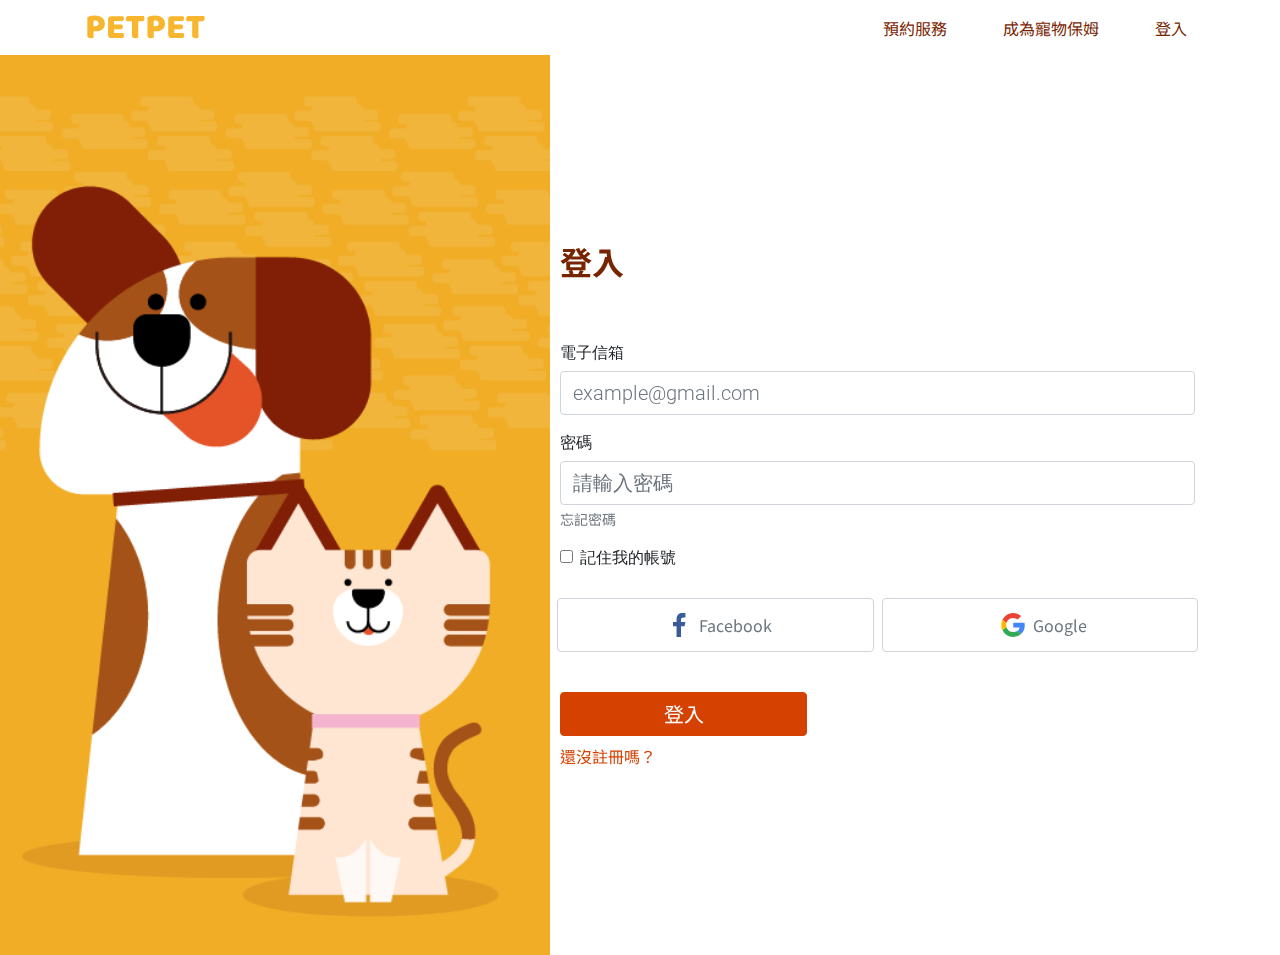
<file: login.html>
<!DOCTYPE html>
<html lang="zh-Hant-TW">

<head>
  <meta charset="UTF-8">
  <meta name="viewport" content="width=device-width, initial-scale=1.0">
  <meta http-equiv="X-UA-Compatible" content="ie=edge">
  <link rel="icon" href="./assets/images/pets.ico">
  <title>PETPET</title>
  <link rel="stylesheet" href="https://unpkg.com/aos@next/dist/aos.css"/>
  <link rel="stylesheet" href="./assets/style/components/swiper.min.css">
  <link rel="preconnect" href="https://fonts.gstatic.com">
  <link
    href="https://fonts.googleapis.com/css2?family=Baloo+Thambi+2:wght@300;400;500;700;800&family=Noto+Sans+TC:wght@300;400;500;700&family=Roboto:wght@300;400;500;700&display=swap"
    rel="stylesheet">
  <link rel="stylesheet" href="https://fonts.googleapis.com/icon?family=Material+Icons">
  <link rel="stylesheet" href="./assets/style/all.css">
</head>

<body>
  
    <header class="bg-white sticky-top ">
  <div class="container">
    <nav class="navbar navbar-expand-md px-0 py-0 bg-none d-flex">
      <a class="logo mr-0" href="index.html">PETPET</a>
      <button class="navbar-toggler px-0 py-0" type="button" data-toggle="collapse" data-target="#navbarNavAltMarkup"
        aria-controls="navbarNavAltMarkup" aria-expanded="false" aria-label="Toggle navigation">
        <span class="material-icons text-primary text-4xl font-weight-bold mb-0 py-0">menu</span>
      </button>

      <div class="collapse navbar-collapse" id="navbarNavAltMarkup">
        <ul class="navbar-nav d-block d-md-none">
          <li><a class="nav-link" href="service.html">預約服務</a></li>
          <li><a class="nav-link ml-md-13" href="#">成為寵物保姆</a></li>
          <li><a class="nav-link ml-md-13" href="login.html">登入</a></li>
        </ul>
      </div>

      <div class="collapse navbar-collapse align-self-end align-self-center" >
        <ul class="navbar-nav ml-auto">
          <li><a class="nav-link" href="service.html">預約服務</a></li>
          <li><a class="nav-link ml-md-13" href="#">成為寵物保姆</a></li>
          <li><a class="nav-link ml-md-13" href="login.html">登入</a></li>
        </ul>
      </div>
    </nav>
  </div>
</header>
  

  
<section class="d-xl-none pt-17 pt-md-0">
  <div class="container">
    <div class="row">
      <div class="col">
        <h2 class="font-weight-bold mb-8 mb-md-16">登入</h2>
        <form>
          <div class="form-group">
            <label for="exampleInputEmail1">電子信箱</label>
            <input type="email" class="form-control text-lg font-weight-light" id="exampleInputEmail1"
              aria-describedby="emailHelp" placeholder="example@gmail.com" required>
          </div>
          <div class="form-group">
            <label for="exampleInputPassword1">密碼</label>
            <input type="password" class="form-control text-lg mb-1" id="exampleInputPassword1" placeholder="請輸入密碼"
              required>
            <p class="text-sm text-gray">忘記密碼</p>
          </div>
          <div class="form-group form-check">
            <input type="checkbox" class="form-check-input" id="exampleCheck1">
            <label class="form-check-label" for="exampleCheck1">記住我的帳號</label>
          </div>
          <button class="btn btn-outline-gray btn-block d-flex justify-content-center align-items-center mb-4"
            type="button">
            <img src="./assets/images/facebook.svg" alt="" class="logo-icon">
            <span>Facebook</span>
          </button>
          <button class="btn btn-outline-gray btn-block d-flex justify-content-center align-items-center mb-13"
            type="button">
            <img src="./assets/images/google.svg" alt="" class="logo-icon">
            <span>Google</span>
          </button>
          <button type="submit" class="btn btn-secondary btn-block text-lg mb-3">登入</button>
          <a href="#">
            <p class="text-secondary">還沒註冊嗎？</p>
          </a>
        </form>
      </div>
    </div>
  </div>
</section>

<section class="media-xl-only">
  <div class="pet-bg-img min-vh-100"></div>
  <div class="container position-relative">
    <div class="row min-vh-100 d-flex flex-column justify-content-center">
      <div class="col-7 ml-auto">
        <h2 class="font-weight-bold mb-16" data-aos="fade-up" data-aos-duration="1000">登入</h2>
        <form>
          <div class="form-group" data-aos="fade-up" data-aos-duration="1500">
            <label for="exampleInputEmail1" class="mb-2">電子信箱</label>
            <input type="email" class="form-control text-lg font-weight-light" id="exampleInputEmail1"
              aria-describedby="emailHelp" placeholder="example@gmail.com" required>
          </div>
          <div class="form-group" data-aos="fade-up" data-aos-duration="2000">
            <label for="exampleInputPassword1" class="mb-2">密碼</label>
            <input type="password" class="form-control text-lg mb-1" id="exampleInputPassword1" placeholder="請輸入密碼"
              required>
            <p class="text-sm text-gray">忘記密碼</p>
          </div>
          <div class="form-group form-check mb-9" data-aos="fade-up" data-aos-duration="2500">
            <input type="checkbox" class="form-check-input" id="exampleCheck1">
            <label class="form-check-label" for="exampleCheck1">記住我的帳號</label>
          </div>

          <div class="row px-3 mb-13" data-aos="fade-up" data-aos-duration="2700">
            <div class="col-6 px-1">
              <button class="btn btn-outline-gray btn-block d-flex justify-content-center align-items-center"
                type="button">
                <img src="./assets/images/facebook.svg" alt="" class="logo-icon">
                <span>Facebook</span>
              </button>
            </div>
            <div class="col-6 px-1">
              <button class="btn btn-outline-gray btn-block d-flex justify-content-center align-items-center"
                type="button">
                <img src="./assets/images/google.svg" alt="" class="logo-icon">
                <span>Google</span>
              </button>
            </div>
          </div>

          <div class="row" data-aos="fade-up" data-aos-duration="3000">
            <div class="col-5">

              <button type="submit" href="profile.html" class="btn btn-secondary btn-block text-lg mb-3">登入</button>
              <a href="#">
                <p class="text-secondary">還沒註冊嗎？</p>
              </a>

            </div>
          </div>
        </form>
      </div>
    </div>
  </div>
</section>

  

  

  <script src="./assets/js/vendors.js"></script>
  <!-- ↑↑↑↑ 它是 jQuery -->
  <script src="https://cdn.jsdelivr.net/npm/bootstrap@4.5.3/dist/js/bootstrap.bundle.min.js"
    integrity="sha384-ho+j7jyWK8fNQe+A12Hb8AhRq26LrZ/JpcUGGOn+Y7RsweNrtN/tE3MoK7ZeZDyx"
    crossorigin="anonymous"></script>
  <script src="https://unpkg.com/aos@next/dist/aos.js"></script>
  <script>
    AOS.init({
      // Global settings:
      disable: false, // accepts following values: 'phone', 'tablet', 'mobile', boolean, expression or function
      startEvent: 'DOMContentLoaded', // name of the event dispatched on the document, that AOS should initialize on
      initClassName: 'aos-init', // class applied after initialization
      animatedClassName: 'aos-animate', // class applied on animation
      useClassNames: false, // if true, will add content of `data-aos` as classes on scroll
      disableMutationObserver: false, // disables automatic mutations' detections (advanced)
      debounceDelay: 50, // the delay on debounce used while resizing window (advanced)
      throttleDelay: 99, // the delay on throttle used while scrolling the page (advanced)

      // Settings that can be overridden on per-element basis, by `data-aos-*` attributes:
      offset: 120, // offset (in px) from the original trigger point
      delay: 0, // values from 0 to 3000, with step 50ms
      duration: 400, // values from 0 to 3000, with step 50ms
      easing: 'ease', // default easing for AOS animations
      once: true, // whether animation should happen only once - while scrolling down
      mirror: false, // whether elements should animate out while scrolling past them
      anchorPlacement: 'top-bottom', // defines which position of the element regarding to window should trigger the animation
    });
  </script>
    
    <script type=“text/javascript” src="./assets/js/swiper.min.js"></script>
    <script src="./assets/js/all.js"></script>
</body>

</html>
</file>
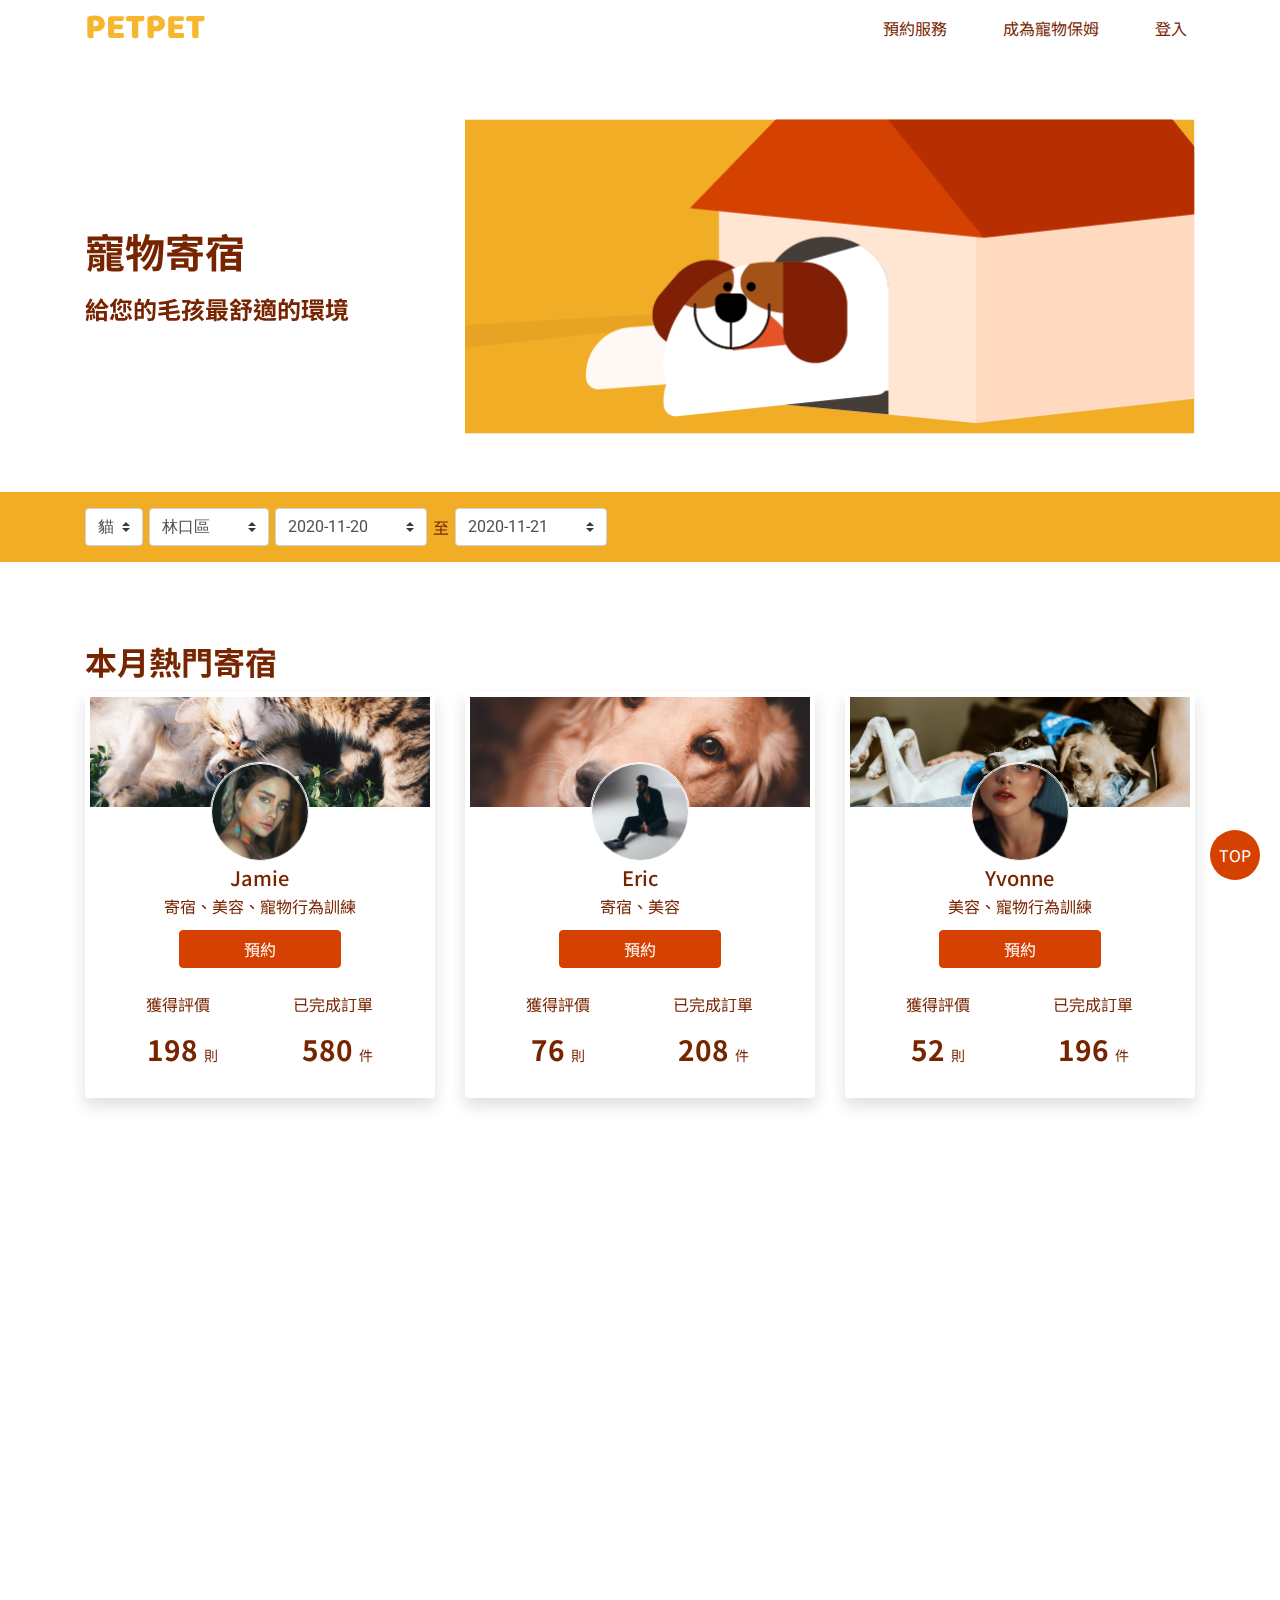
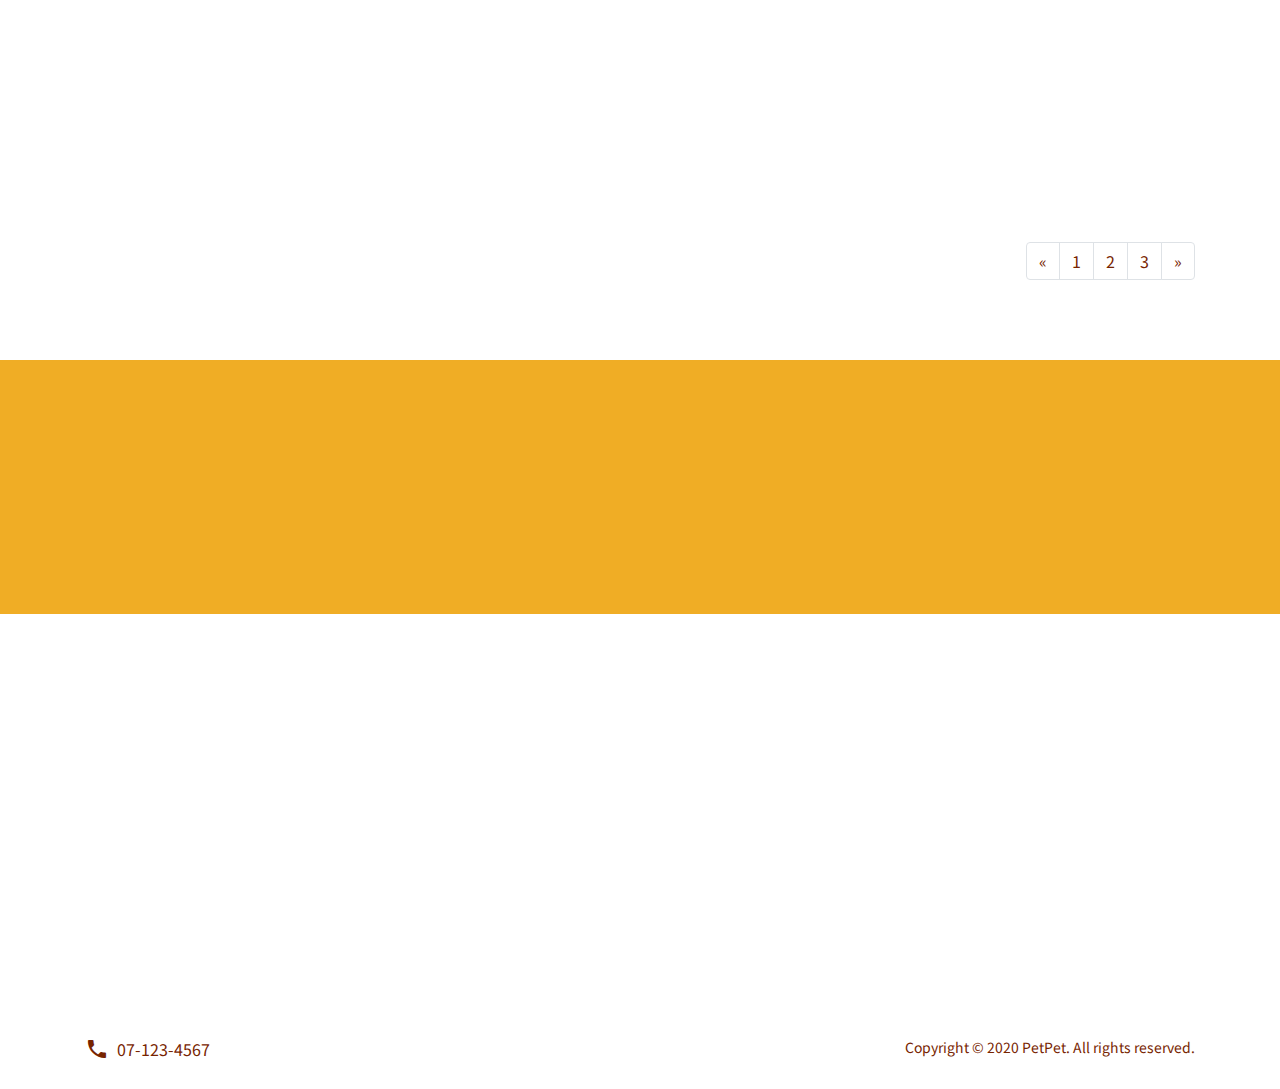
<file: service.html>
<!DOCTYPE html>
<html lang="zh-Hant-TW">

<head>
  <meta charset="UTF-8">
  <meta name="viewport" content="width=device-width, initial-scale=1.0">
  <meta http-equiv="X-UA-Compatible" content="ie=edge">
  <link rel="icon" href="./assets/images/pets.ico">
  <title>PETPET</title>
  <link rel="stylesheet" href="https://unpkg.com/aos@next/dist/aos.css"/>
  <link rel="stylesheet" href="./assets/style/components/swiper.min.css">
  <link rel="preconnect" href="https://fonts.gstatic.com">
  <link
    href="https://fonts.googleapis.com/css2?family=Baloo+Thambi+2:wght@300;400;500;700;800&family=Noto+Sans+TC:wght@300;400;500;700&family=Roboto:wght@300;400;500;700&display=swap"
    rel="stylesheet">
  <link rel="stylesheet" href="https://fonts.googleapis.com/icon?family=Material+Icons">
  <link rel="stylesheet" href="./assets/style/all.css">
</head>

<body>
  
    <header class="bg-white sticky-top ">
  <div class="container">
    <nav class="navbar navbar-expand-md px-0 py-0 bg-none d-flex">
      <a class="logo mr-0" href="index.html">PETPET</a>
      <button class="navbar-toggler px-0 py-0" type="button" data-toggle="collapse" data-target="#navbarNavAltMarkup"
        aria-controls="navbarNavAltMarkup" aria-expanded="false" aria-label="Toggle navigation">
        <span class="material-icons text-primary text-4xl font-weight-bold mb-0 py-0">menu</span>
      </button>

      <div class="collapse navbar-collapse" id="navbarNavAltMarkup">
        <ul class="navbar-nav d-block d-md-none">
          <li><a class="nav-link" href="service.html">預約服務</a></li>
          <li><a class="nav-link ml-md-13" href="#">成為寵物保姆</a></li>
          <li><a class="nav-link ml-md-13" href="login.html">登入</a></li>
        </ul>
      </div>

      <div class="collapse navbar-collapse align-self-end align-self-center" >
        <ul class="navbar-nav ml-auto">
          <li><a class="nav-link" href="service.html">預約服務</a></li>
          <li><a class="nav-link ml-md-13" href="#">成為寵物保姆</a></li>
          <li><a class="nav-link ml-md-13" href="login.html">登入</a></li>
        </ul>
      </div>
    </nav>
  </div>
</header>
  

  
<a href="#" class="top">TOP</a>
<!----------------- banner ----------------->
<section class="d-md-none mb-4">
  <img src="./assets/images/homestay-1.png" alt="" class="dog-img mb-4">
  <div class="text-center">
    <h1 class="text-2xl font-weight-bold mb-1" data-aos="fade-up" data-aos-duration="1000">寵物寄宿</h1>
    <p class="text-lg" data-aos="fade-up" data-aos-duration="1500">給您的毛孩最舒適的環境</p>
  </div>
</section>

<section class="container mobile-none mb-15 pt-17">
  <div class="row align-items-center">
    <div class="col-md-5 col-xl-4">
      <h1 class="font-weight-bold mb-5" data-aos="fade-up" data-aos-duration="1000">寵物寄宿</h1>
      <p class="text-xl font-weight-bold" data-aos="fade-up" data-aos-duration="1500">給您的毛孩最舒適的環境</p>
    </div>
    <div class="col-md-7 col-xl-8">
      <img src="./assets/images/homestay-1.png" alt="" class="dog-img">
    </div>
  </div>
</section>

<section class="bg-primary mb-13 mb-md-18">
  <div class="container">
    <form action="" class="d-flex flex-wrap py-5" data-aos="fade-up" data-aos-duration="1000">
      <select class="custom-select w-auto mr-5 mr-sm-2" id="inlineFormCustomSelect">
        <option value="1">貓</option>
        <option value="2">狗</option>
      </select>
      <select class="custom-select w-auto mr-sm-2 pr-15" id="inlineFormCustomSelect">
        <option value="1">林口區</option>
        <option value="2">桃園區</option>
        <option value="3">南崁區</option>
        <option value="4">中壢區</option>
      </select>
      <div class="d-flex pt-3 pt-md-0">
        <select class="custom-select w-auto mr-5 mr-sm-2 pr-14 pr-md-15" id="inlineFormCustomSelect">
          <option value="1">2020-11-20</option>
        </select>
        <p class="mobile-none align-self-center mr-2">至</p>
        <select class="custom-select w-auto pr-14 pr-md-15" id="inlineFormCustomSelect">
          <option value="1">2020-11-21</option>
        </select>
      </div>
    </form>
  </div>
</section>

<!----------------- 本月熱門寄宿 ----------------->
<section class="container mb-13 mb-md-18">
  <h2 class="font-weight-bold mb-4" data-aos="fade-up" data-aos-duration="1000">本月熱門寄宿</h2>
  <ul class="row position-relative">
    <li class="col-12 col-md-4 mb-4 mb-md-0" data-aos="fade-up" data-aos-duration="1500">
      <div class="card shadow">
        <img src="./assets/images/index-2.jpeg" class="card-img-top h-120 border-5-white mb-14" alt="">
        <img src="./assets/images/person-1.png" alt="" class="person-img-100">
        <div class="card-body text-center pt-2 pb-9">
          <h5 class="card-title mb-1">Jamie</h5>
          <p class="card-text text-truncate mb-4">寄宿、美容、寵物行為訓練</p>
          <a href="#" class="btn btn-secondary mb-8 px-19 px-md-14 px-xl-17">預約</a>
          <div class="d-flex justify-content-around mb-4">
            <p>獲得評價</p>
            <p>已完成訂單</p>
          </div>
          <div class="d-flex justify-content-around">
            <p class="text-2xl font-weight-bold">198
              <span class="text-sm font-weight-normal">則</span>
            </p>
            <p class="text-2xl font-weight-bold">580
              <span class="text-sm font-weight-normal">件</span>
            </p>
          </div>
        </div>
      </div>
    </li>
    <li class="col-12 col-md-4 mb-4 mb-md-0" data-aos="fade-up" data-aos-duration="2000">
      <div class="card shadow">
        <div class="card-img-top h-120 border-5-white d-flex align-items-center mb-14">
          <img src="./assets/images/index-3.jpeg" class="mt-22" alt="">
          <img src="./assets/images/person-2.png" alt="" class="person-img-100">
        </div>

        <div class="card-body text-center pt-2 pb-9">
          <h5 class="card-title mb-1">Eric</h5>
          <p class="card-text mb-4">寄宿、美容</p>
          <a href="#" class="btn btn-secondary mb-8 px-19 px-md-14 px-xl-17">預約</a>
          <div class="d-flex justify-content-around mb-4">
            <p>獲得評價</p>
            <p>已完成訂單</p>
          </div>
          <div class="d-flex justify-content-around">
            <p class="text-2xl font-weight-bold">76
              <span class="text-sm font-weight-normal">則</span>
            </p>
            <p class="text-2xl font-weight-bold">208
              <span class="text-sm font-weight-normal">件</span>
            </p>
          </div>
        </div>
      </div>
    </li>
    <li class="col-12 col-md-4" data-aos="fade-up" data-aos-duration="2500">
      <div class="card shadow">
        <img src="./assets/images/index-4.jpeg" class="card-img-top h-120 border-5-white mb-14" alt="">
        <img src="./assets/images/person-3.png" alt="" class="person-img-100">
        <div class="card-body text-center pt-2 pb-9">
          <h5 class="card-title mb-1">Yvonne</h5>
          <p class="card-text mb-4">美容、寵物行為訓練</p>
          <a href="#" class="btn btn-secondary mb-8 px-19 px-md-14 px-xl-17">預約</a>
          <div class="d-flex justify-content-around mb-4">
            <p>獲得評價</p>
            <p>已完成訂單</p>
          </div>
          <div class="d-flex justify-content-around">
            <p class="text-2xl font-weight-bold">52
              <span class="text-sm font-weight-normal">則</span>
            </p>
            <p class="text-2xl font-weight-bold">196
              <span class="text-sm font-weight-normal">件</span>
            </p>
          </div>
        </div>
      </div>
    </li>
  </ul>
</section>

<!----------------- 寵物寄宿 list ----------------->
<section class="container mb-13 mb-md-18">
  <ul class="row mb-7" data-aos="fade-up" data-aos-duration="1000">
    <li class="col-6 col-md-4 col-xl-3 mb-4 mb-md-7 mb-xl-11">
      <div class="card shadow bg-lightgray">
        <img src="./assets/images/homestay-2.jpeg" class="card-img-top h-128" alt="">
        <div class="card-body h-120 pt-3 pb-0 px-5">
          <h6 class="card-title mb-2">寵屋屋</h6>
          <p><span class="material-icons text-primary text-base mb-3">star star star star star</span></p>
          <p class="card-text text-sm mb-7 mb-md-13">寄宿、美容洗澡、到府保姆</p>
        </div>
        <div class="card-body bg-white d-flex justify-content-between px-0 py-4">
          <a href="#" class="card-link w-50 text-center">聯繫</a>
          <a href="#" class="card-link w-50 text-center text-secondary m-0">預約</a>
        </div>
      </div>
    </li>
    <li class="col-6 col-md-4 col-xl-3 mb-4 mb-md-7 mb-xl-11">
      <div class="card shadow bg-lightgray">
        <a href="homestay.html">
          <img src="./assets/images/homestay-3.jpeg" class="card-img-top h-128" alt="">
          <div class="card-body h-120 pt-3 pb-0 px-5">
            <h6 class="card-title mb-2">毛孩好家</h6>
            <p><span class="material-icons text-primary text-base mb-3">star star star star star</span></p>
            <p class="card-text text-sm mb-7 mb-md-13">寄宿、美容洗澡、到府保姆</p>
          </div>
          <div class="card-body bg-white d-flex justify-content-between px-0 py-4">
            <a href="#" class="card-link w-50 text-center">聯繫</a>
            <a href="#" class="card-link w-50 text-center text-secondary m-0">預約</a>
          </div>
        </a>
      </div>
    </li>
    <li class="col-6 col-md-4 col-xl-3 mb-4 mb-md-7 mb-xl-11">
      <div class="card shadow bg-lightgray">
        <img src="./assets/images/homestay-4.jpeg" class="card-img-top h-128" alt="">
        <div class="card-body h-120 pt-3 pb-0 px-5">
          <h6 class="card-title mb-2">妖貓X僕SS</h6>
          <p><span class="material-icons text-primary text-base mb-3">star star star star star</span></p>
          <p class="card-text text-sm mb-7 mb-md-13">寄宿、美容洗澡</p>
        </div>
        <div class="card-body bg-white d-flex justify-content-between px-0 py-4">
          <a href="#" class="card-link w-50 text-center">聯繫</a>
          <a href="#" class="card-link w-50 text-center text-secondary m-0">預約</a>
        </div>
      </div>
    </li>
    <li class="col-6 col-md-4 col-xl-3 mb-4 mb-md-7 mb-xl-11">
      <div class="card shadow bg-lightgray">
        <img src="./assets/images/homestay-5.jpeg" class="card-img-top h-128" alt="">
        <div class="card-body h-120 pt-3 pb-0 px-5">
          <h6 class="card-title mb-2">貓是主我是僕</h6>
          <p><span class="material-icons text-primary text-base mb-3">star star star star star</span></p>
          <p class="card-text text-sm mb-7 mb-md-13">寄宿、美容洗澡、到府保姆</p>
        </div>
        <div class="card-body bg-white d-flex justify-content-between px-0 py-4">
          <a href="#" class="card-link w-50 text-center">聯繫</a>
          <a href="#" class="card-link w-50 text-center text-secondary m-0">預約</a>
        </div>
      </div>
    </li>
    <li class="col-6 col-md-4 col-xl-3 mb-4 mb-md-7">
      <div class="card shadow bg-lightgray">
        <img src="./assets/images/homestay-6.jpeg" class="card-img-top h-128" alt="">
        <div class="card-body h-120 pt-3 pb-0 px-5">
          <h6 class="card-title mb-2">汪汪隊</h6>
          <p><span class="material-icons text-primary text-base mb-3">star star star star star</span></p>
          <p class="card-text text-sm mb-7 mb-md-13">寄宿、到府保姆</p>
        </div>
        <div class="card-body bg-white d-flex justify-content-between px-0 py-4">
          <a href="#" class="card-link w-50 text-center">聯繫</a>
          <a href="#" class="card-link w-50 text-center text-secondary m-0">預約</a>
        </div>
      </div>
    </li>
    <li class="col-6 col-md-4 col-xl-3 mb-4 mb-md-7">
      <div class="card shadow bg-lightgray">
        <img src="./assets/images/homestay-7.jpeg" class="card-img-top h-128" alt="">
        <div class="card-body h-120 pt-3 pb-0 px-5">
          <h6 class="card-title mb-2">卯咪</h6>
          <p><span class="material-icons text-primary text-base mb-3">star star star star star</span></p>
          <p class="card-text text-sm mb-7 mb-md-13">寄宿、寵物行為訓練</p>
        </div>
        <div class="card-body bg-white d-flex justify-content-between px-0 py-4">
          <a href="#" class="card-link w-50 text-center">聯繫</a>
          <a href="#" class="card-link w-50 text-center text-secondary m-0">預約</a>
        </div>
      </div>
    </li>
    <li class="col-6 col-md-4 col-xl-3">
      <div class="card shadow bg-lightgray">
        <img src="./assets/images/index-2.jpeg" class="card-img-top h-128" alt="">
        <div class="card-body h-120 pt-3 pb-0 px-5">
          <h6 class="card-title mb-2">貓狗大戰</h6>
          <p><span class="material-icons text-primary text-base mb-3">star star star star star</span></p>
          <p class="card-text text-sm mb-7 mb-md-13">寄宿、美容洗澡、到府保姆</p>
        </div>
        <div class="card-body bg-white d-flex justify-content-between px-0 py-4">
          <a href="#" class="card-link w-50 text-center">聯繫</a>
          <a href="#" class="card-link w-50 text-center text-secondary m-0">預約</a>
        </div>
      </div>
    </li>
    <li class="col-6 col-md-4 col-xl-3">
      <div class="card shadow bg-lightgray">
        <img src="./assets/images/homestay-8.jpeg" class="card-img-top h-128" alt="">
        <div class="card-body h-120 pt-3 pb-0 px-5">
          <h6 class="card-title mb-2">萌寵底家</h6>
          <p><span class="material-icons text-primary text-base mb-3">star star star star star</span></p>
          <p class="card-text text-sm mb-7 mb-md-13">寄宿、到府保姆</p>
        </div>
        <div class="card-body bg-white d-flex justify-content-between px-0 py-4">
          <a href="#" class="card-link w-50 text-center">聯繫</a>
          <a href="#" class="card-link w-50 text-center text-secondary m-0">預約</a>
        </div>
      </div>
    </li>
    <li class="media-md-only col-6 col-md-4 col-xl-3">
      <div class="card shadow bg-lightgray">
        <img src="./assets/images/homestay-8.jpeg" class="card-img-top h-128" alt="">
        <div class="card-body h-120 pt-3 pb-0 px-5">
          <h6 class="card-title mb-2">萌寵底家</h6>
          <p><span class="material-icons text-primary text-base mb-3">star star star star star</span></p>
          <p class="card-text text-sm mb-7 mb-md-13">寄宿、到府保姆</p>
        </div>
        <div class="card-body bg-white d-flex justify-content-between px-0 py-4">
          <a href="#" class="card-link w-50 text-center">聯繫</a>
          <a href="#" class="card-link w-50 text-center text-secondary m-0">預約</a>
        </div>
      </div>
    </li>
  </ul>

  <nav aria-label="Page navigation example">
    <ul class="pagination justify-content-end">
      <li class="page-item">
        <a class="page-link" href="#" aria-label="Previous">
          <span aria-hidden="true">&laquo;</span>
        </a>
      </li>
      <li class="page-item"><a class="page-link" href="#">1</a></li>
      <li class="page-item"><a class="page-link" href="#">2</a></li>
      <li class="page-item"><a class="page-link" href="#">3</a></li>
      <li class="page-item">
        <a class="page-link" href="#" aria-label="Next">
          <span aria-hidden="true">&raquo;</span>
        </a>
      </li>
    </ul>
  </nav>
</section>

  
    <section class="bg-primary position-relative z-index-1 py-12">
    <div class="container">
        <p class="text-xl text-md-4xl font-weight-bold mb-3" data-aos="fade-up" data-aos-duration="1000">有任何我們能幫助您的嗎？</p>
        <div class="row">
            <div class="col-md-9 col-lg-6" data-aos="fade-up" data-aos-duration="1500">
                <label for="sendmail" class="text-base text-md-lg text-dark mb-5">
                    輸入電子信箱<br>
                    將有專業人員在線幫您解決所有問題
                </label>

                <div class="input-group" data-aos="fade-up" data-aos-duration="2000">
                    <input id="sendmail" type="text" class="form-control py-5" placeholder="example@gmail.com"
                        aria-label="Recipient's username" aria-describedby="button-addon2">
                    <div class="input-group-append">
                        <button class="btn btn-secondary px-14 px-md-17" type="button" id="button-addon2">送出</button>
                    </div>
                </div>
            </div>
        </div>
    </div>
</section>
  

  
    <footer class="bg-white position-relative z-index-1">
  <div class="container mobile-none pt-16 mb-18">
    <ul class="row align-items-center mb-8" data-aos="fade-up" data-aos-duration="1000">
      <li class="col-3"><a href="index.html" class="logo">PETPET</a></li>
      <li class="col-3"><a href="#" class="font-weight-bold">寵物服務</a></li>
      <li class="col-3"><a href="#" class="font-weight-bold">加入我們</a></li>
      <li class="col-3"><a href="#" class="font-weight-bold">聯繫我們</a></li>
    </ul>

    <div class="row mb-0">
      <ul class="col-3" data-aos="fade-up" data-aos-duration="1500">
        <li class="mb-8"><a href="#">關於我們</a></li>
        <li class="mb-8"><a href="#">幫助中心</a></li>
        <li class="mb-8"><a href="#">使用條款</a></li>
        <li><a href="#">隱私政策</a></li>
      </ul>
      <ul class="col-3" data-aos="fade-up" data-aos-duration="2000">
        <li class="mb-8"><a href="#">寵物寄宿</a></li>
        <li class="mb-8"><a href="#">寵物到府保姆</a></li>
        <li class="mb-8"><a href="#">寵物美容洗澡</a></li>
        <li><a href="">寵物行為訓練</a></li>
      </ul>
      <ul class="col-3" data-aos="fade-up" data-aos-duration="2500">
        <li class="mb-8"><a href="#">成為寵物保姆</a></li>
        <li class="mb-8"><a href="#">加入寵物計程車</a></li>
        <li class="mb-8"><a href="#">專屬 APP 下載</a></li>
        <li><a href="">相關合約條款</a></li>
      </ul>
      <div class="col-3" data-aos="fade-up" data-aos-duration="3000">
        <p><a href="mailto:">petpet@petmail.com</a></p>
      </div>
    </div>
  </div>
  
  <div class="container mt-3 mt-md-0 mb-8 mb-md-0 py-md-9">
    <div class="d-md-flex justify-content-md-between text-dark">
      <a href="index.html" class="logo d-md-none">PETPET</a>
      <div class="mobile-none">
        <a href="tel:+" class="d-flex"><span class="material-icons align-self-center mr-3">local_phone</span>07-123-4567</a>
      </div>
      <p class="text-sm">Copyright © 2020 PetPet. All rights reserved.</p>
    </div>
  </div>
</footer>
  

  <script src="./assets/js/vendors.js"></script>
  <!-- ↑↑↑↑ 它是 jQuery -->
  <script src="https://cdn.jsdelivr.net/npm/bootstrap@4.5.3/dist/js/bootstrap.bundle.min.js"
    integrity="sha384-ho+j7jyWK8fNQe+A12Hb8AhRq26LrZ/JpcUGGOn+Y7RsweNrtN/tE3MoK7ZeZDyx"
    crossorigin="anonymous"></script>
  <script src="https://unpkg.com/aos@next/dist/aos.js"></script>
  <script>
    AOS.init({
      // Global settings:
      disable: false, // accepts following values: 'phone', 'tablet', 'mobile', boolean, expression or function
      startEvent: 'DOMContentLoaded', // name of the event dispatched on the document, that AOS should initialize on
      initClassName: 'aos-init', // class applied after initialization
      animatedClassName: 'aos-animate', // class applied on animation
      useClassNames: false, // if true, will add content of `data-aos` as classes on scroll
      disableMutationObserver: false, // disables automatic mutations' detections (advanced)
      debounceDelay: 50, // the delay on debounce used while resizing window (advanced)
      throttleDelay: 99, // the delay on throttle used while scrolling the page (advanced)

      // Settings that can be overridden on per-element basis, by `data-aos-*` attributes:
      offset: 120, // offset (in px) from the original trigger point
      delay: 0, // values from 0 to 3000, with step 50ms
      duration: 400, // values from 0 to 3000, with step 50ms
      easing: 'ease', // default easing for AOS animations
      once: true, // whether animation should happen only once - while scrolling down
      mirror: false, // whether elements should animate out while scrolling past them
      anchorPlacement: 'top-bottom', // defines which position of the element regarding to window should trigger the animation
    });
  </script>
    
    <script type=“text/javascript” src="./assets/js/swiper.min.js"></script>
    <script src="./assets/js/all.js"></script>
</body>

</html>
</file>
<file: assets/style/all.css>
/* http://meyerweb.com/eric/tools/css/reset/ 
   v2.0 | 20110126
   License: none (public domain)
*/
html, body, div, span, applet, object, iframe,
h1, h2, h3, h4, h5, h6, p, blockquote, pre,
a, abbr, acronym, address, big, cite, code,
del, dfn, em, img, ins, kbd, q, s, samp,
small, strike, strong, sub, sup, tt, var,
b, u, i, center,
dl, dt, dd, ol, ul, li,
fieldset, form, label, legend,
table, caption, tbody, tfoot, thead, tr, th, td,
article, aside, canvas, details, embed,
figure, figcaption, footer, header, hgroup,
menu, nav, output, ruby, section, summary,
time, mark, audio, video {
  margin: 0;
  padding: 0;
  border: 0;
  font-size: 100%;
  font: inherit;
  vertical-align: baseline; }

/* HTML5 display-role reset for older browsers */
article, aside, details, figcaption, figure,
footer, header, hgroup, menu, nav, section {
  display: block; }

body {
  line-height: 1; }

ol, ul {
  list-style: none; }

blockquote, q {
  quotes: none; }

blockquote:before, blockquote:after,
q:before, q:after {
  content: '';
  content: none; }

table {
  border-collapse: collapse;
  border-spacing: 0; }

*,
*::before,
*::after {
  -webkit-box-sizing: border-box;
          box-sizing: border-box; }

html {
  font-family: sans-serif;
  line-height: 1.15;
  -webkit-text-size-adjust: 100%;
  -webkit-tap-highlight-color: rgba(33, 37, 41, 0); }

article, aside, figcaption, figure, footer, header, hgroup, main, nav, section {
  display: block; }

body {
  margin: 0;
  font-family: -apple-system, BlinkMacSystemFont, "Segoe UI", Roboto, "Helvetica Neue", Arial, "Noto Sans", sans-serif, "Apple Color Emoji", "Segoe UI Emoji", "Segoe UI Symbol", "Noto Color Emoji";
  font-size: 1rem;
  font-weight: 400;
  line-height: 1.5;
  color: #212529;
  text-align: left;
  background-color: #fff; }

[tabindex="-1"]:focus:not(:focus-visible) {
  outline: 0 !important; }

hr {
  -webkit-box-sizing: content-box;
          box-sizing: content-box;
  height: 0;
  overflow: visible; }

h1, h2, h3, h4, h5, h6 {
  margin-top: 0;
  margin-bottom: 0.5rem; }

p {
  margin-top: 0;
  margin-bottom: 1rem; }

abbr[title],
abbr[data-original-title] {
  text-decoration: underline;
  -webkit-text-decoration: underline dotted;
          text-decoration: underline dotted;
  cursor: help;
  border-bottom: 0;
  -webkit-text-decoration-skip-ink: none;
          text-decoration-skip-ink: none; }

address {
  margin-bottom: 1rem;
  font-style: normal;
  line-height: inherit; }

ol,
ul,
dl {
  margin-top: 0;
  margin-bottom: 1rem; }

ol ol,
ul ul,
ol ul,
ul ol {
  margin-bottom: 0; }

dt {
  font-weight: 700; }

dd {
  margin-bottom: .5rem;
  margin-left: 0; }

blockquote {
  margin: 0 0 1rem; }

b,
strong {
  font-weight: bolder; }

small {
  font-size: 80%; }

sub,
sup {
  position: relative;
  font-size: 75%;
  line-height: 0;
  vertical-align: baseline; }

sub {
  bottom: -.25em; }

sup {
  top: -.5em; }

a {
  color: #772400;
  text-decoration: none;
  background-color: transparent; }
  a:hover {
    color: #D54100;
    text-decoration: underline; }

a:not([href]):not([class]) {
  color: inherit;
  text-decoration: none; }
  a:not([href]):not([class]):hover {
    color: inherit;
    text-decoration: none; }

pre,
code,
kbd,
samp {
  font-family: SFMono-Regular, Menlo, Monaco, Consolas, "Liberation Mono", "Courier New", monospace;
  font-size: 1em; }

pre {
  margin-top: 0;
  margin-bottom: 1rem;
  overflow: auto;
  -ms-overflow-style: scrollbar; }

figure {
  margin: 0 0 1rem; }

img {
  vertical-align: middle;
  border-style: none; }

svg {
  overflow: hidden;
  vertical-align: middle; }

table {
  border-collapse: collapse; }

caption {
  padding-top: 0.75rem;
  padding-bottom: 0.75rem;
  color: #6c757d;
  text-align: left;
  caption-side: bottom; }

th {
  text-align: inherit;
  text-align: -webkit-match-parent; }

label {
  display: inline-block;
  margin-bottom: 0.5rem; }

button {
  border-radius: 0; }

button:focus {
  outline: 1px dotted;
  outline: 5px auto -webkit-focus-ring-color; }

input,
button,
select,
optgroup,
textarea {
  margin: 0;
  font-family: inherit;
  font-size: inherit;
  line-height: inherit; }

button,
input {
  overflow: visible; }

button,
select {
  text-transform: none; }

[role="button"] {
  cursor: pointer; }

select {
  word-wrap: normal; }

button,
[type="button"],
[type="reset"],
[type="submit"] {
  -webkit-appearance: button; }

button:not(:disabled),
[type="button"]:not(:disabled),
[type="reset"]:not(:disabled),
[type="submit"]:not(:disabled) {
  cursor: pointer; }

button::-moz-focus-inner,
[type="button"]::-moz-focus-inner,
[type="reset"]::-moz-focus-inner,
[type="submit"]::-moz-focus-inner {
  padding: 0;
  border-style: none; }

input[type="radio"],
input[type="checkbox"] {
  -webkit-box-sizing: border-box;
          box-sizing: border-box;
  padding: 0; }

textarea {
  overflow: auto;
  resize: vertical; }

fieldset {
  min-width: 0;
  padding: 0;
  margin: 0;
  border: 0; }

legend {
  display: block;
  width: 100%;
  max-width: 100%;
  padding: 0;
  margin-bottom: .5rem;
  font-size: 1.5rem;
  line-height: inherit;
  color: inherit;
  white-space: normal; }

progress {
  vertical-align: baseline; }

[type="number"]::-webkit-inner-spin-button,
[type="number"]::-webkit-outer-spin-button {
  height: auto; }

[type="search"] {
  outline-offset: -2px;
  -webkit-appearance: none; }

[type="search"]::-webkit-search-decoration {
  -webkit-appearance: none; }

::-webkit-file-upload-button {
  font: inherit;
  -webkit-appearance: button; }

output {
  display: inline-block; }

summary {
  display: list-item;
  cursor: pointer; }

template {
  display: none; }

[hidden] {
  display: none !important; }

h1, h2, h3, h4, h5, h6,
.h1, .h2, .h3, .h4, .h5, .h6 {
  margin-bottom: 0.5rem;
  font-weight: 500;
  line-height: 1.2; }

h1, .h1 {
  font-size: 2.5rem; }

h2, .h2 {
  font-size: 2rem; }

h3, .h3 {
  font-size: 1.75rem; }

h4, .h4 {
  font-size: 1.5rem; }

h5, .h5 {
  font-size: 1.25rem; }

h6, .h6 {
  font-size: 1rem; }

.lead {
  font-size: 1.25rem;
  font-weight: 300; }

.display-1 {
  font-size: 6rem;
  font-weight: 300;
  line-height: 1.2; }

.display-2 {
  font-size: 5.5rem;
  font-weight: 300;
  line-height: 1.2; }

.display-3 {
  font-size: 4.5rem;
  font-weight: 300;
  line-height: 1.2; }

.display-4 {
  font-size: 3.5rem;
  font-weight: 300;
  line-height: 1.2; }

hr {
  margin-top: 1rem;
  margin-bottom: 1rem;
  border: 0;
  border-top: 1px solid rgba(33, 37, 41, 0.1); }

small,
.small {
  font-size: 80%;
  font-weight: 400; }

mark,
.mark {
  padding: 0.2em;
  background-color: #fcf8e3; }

.list-unstyled {
  padding-left: 0;
  list-style: none; }

.list-inline {
  padding-left: 0;
  list-style: none; }

.list-inline-item {
  display: inline-block; }
  .list-inline-item:not(:last-child) {
    margin-right: 0.5rem; }

.initialism {
  font-size: 90%;
  text-transform: uppercase; }

.blockquote {
  margin-bottom: 1rem;
  font-size: 1.25rem; }

.blockquote-footer {
  display: block;
  font-size: 80%;
  color: #6c757d; }
  .blockquote-footer::before {
    content: "\2014\00A0"; }

.img-fluid {
  max-width: 100%;
  height: auto; }

.img-thumbnail {
  padding: 0.25rem;
  background-color: #fff;
  border: 1px solid #dee2e6;
  border-radius: 0.25rem;
  max-width: 100%;
  height: auto; }

.figure {
  display: inline-block; }

.figure-img {
  margin-bottom: 0.5rem;
  line-height: 1; }

.figure-caption {
  font-size: 90%;
  color: #6c757d; }

code {
  font-size: 87.5%;
  color: #e83e8c;
  word-wrap: break-word; }
  a > code {
    color: inherit; }

kbd {
  padding: 0.2rem 0.4rem;
  font-size: 87.5%;
  color: #fff;
  background-color: #212529;
  border-radius: 0.2rem; }
  kbd kbd {
    padding: 0;
    font-size: 100%;
    font-weight: 700; }

pre {
  display: block;
  font-size: 87.5%;
  color: #212529; }
  pre code {
    font-size: inherit;
    color: inherit;
    word-break: normal; }

.pre-scrollable {
  max-height: 340px;
  overflow-y: scroll; }

.container,
.container-fluid,
.container-sm,
.container-md,
.container-lg,
.container-xl {
  width: 100%;
  padding-right: 15px;
  padding-left: 15px;
  margin-right: auto;
  margin-left: auto; }

@media (min-width: 576px) {
  .container, .container-sm {
    max-width: 540px; } }

@media (min-width: 768px) {
  .container, .container-sm, .container-md {
    max-width: 720px; } }

@media (min-width: 992px) {
  .container, .container-sm, .container-md, .container-lg {
    max-width: 960px; } }

@media (min-width: 1200px) {
  .container, .container-sm, .container-md, .container-lg, .container-xl {
    max-width: 1140px; } }

.row {
  display: -webkit-box;
  display: -ms-flexbox;
  display: flex;
  -ms-flex-wrap: wrap;
      flex-wrap: wrap;
  margin-right: -15px;
  margin-left: -15px; }

.no-gutters {
  margin-right: 0;
  margin-left: 0; }
  .no-gutters > .col,
  .no-gutters > [class*="col-"] {
    padding-right: 0;
    padding-left: 0; }

.col-1, .col-2, .col-3, .col-4, .col-5, .col-6, .col-7, .col-8, .col-9, .col-10, .col-11, .col-12, .col,
.col-auto, .col-sm-1, .col-sm-2, .col-sm-3, .col-sm-4, .col-sm-5, .col-sm-6, .col-sm-7, .col-sm-8, .col-sm-9, .col-sm-10, .col-sm-11, .col-sm-12, .col-sm,
.col-sm-auto, .col-md-1, .col-md-2, .col-md-3, .col-md-4, .col-md-5, .col-md-6, .col-md-7, .col-md-8, .col-md-9, .col-md-10, .col-md-11, .col-md-12, .col-md,
.col-md-auto, .col-lg-1, .col-lg-2, .col-lg-3, .col-lg-4, .col-lg-5, .col-lg-6, .col-lg-7, .col-lg-8, .col-lg-9, .col-lg-10, .col-lg-11, .col-lg-12, .col-lg,
.col-lg-auto, .col-xl-1, .col-xl-2, .col-xl-3, .col-xl-4, .col-xl-5, .col-xl-6, .col-xl-7, .col-xl-8, .col-xl-9, .col-xl-10, .col-xl-11, .col-xl-12, .col-xl,
.col-xl-auto {
  position: relative;
  width: 100%;
  padding-right: 15px;
  padding-left: 15px; }

.col {
  -ms-flex-preferred-size: 0;
      flex-basis: 0;
  -webkit-box-flex: 1;
      -ms-flex-positive: 1;
          flex-grow: 1;
  max-width: 100%; }

.row-cols-1 > * {
  -webkit-box-flex: 0;
      -ms-flex: 0 0 100%;
          flex: 0 0 100%;
  max-width: 100%; }

.row-cols-2 > * {
  -webkit-box-flex: 0;
      -ms-flex: 0 0 50%;
          flex: 0 0 50%;
  max-width: 50%; }

.row-cols-3 > * {
  -webkit-box-flex: 0;
      -ms-flex: 0 0 33.33333%;
          flex: 0 0 33.33333%;
  max-width: 33.33333%; }

.row-cols-4 > * {
  -webkit-box-flex: 0;
      -ms-flex: 0 0 25%;
          flex: 0 0 25%;
  max-width: 25%; }

.row-cols-5 > * {
  -webkit-box-flex: 0;
      -ms-flex: 0 0 20%;
          flex: 0 0 20%;
  max-width: 20%; }

.row-cols-6 > * {
  -webkit-box-flex: 0;
      -ms-flex: 0 0 16.66667%;
          flex: 0 0 16.66667%;
  max-width: 16.66667%; }

.col-auto {
  -webkit-box-flex: 0;
      -ms-flex: 0 0 auto;
          flex: 0 0 auto;
  width: auto;
  max-width: 100%; }

.col-1 {
  -webkit-box-flex: 0;
      -ms-flex: 0 0 8.33333%;
          flex: 0 0 8.33333%;
  max-width: 8.33333%; }

.col-2 {
  -webkit-box-flex: 0;
      -ms-flex: 0 0 16.66667%;
          flex: 0 0 16.66667%;
  max-width: 16.66667%; }

.col-3 {
  -webkit-box-flex: 0;
      -ms-flex: 0 0 25%;
          flex: 0 0 25%;
  max-width: 25%; }

.col-4 {
  -webkit-box-flex: 0;
      -ms-flex: 0 0 33.33333%;
          flex: 0 0 33.33333%;
  max-width: 33.33333%; }

.col-5 {
  -webkit-box-flex: 0;
      -ms-flex: 0 0 41.66667%;
          flex: 0 0 41.66667%;
  max-width: 41.66667%; }

.col-6 {
  -webkit-box-flex: 0;
      -ms-flex: 0 0 50%;
          flex: 0 0 50%;
  max-width: 50%; }

.col-7 {
  -webkit-box-flex: 0;
      -ms-flex: 0 0 58.33333%;
          flex: 0 0 58.33333%;
  max-width: 58.33333%; }

.col-8 {
  -webkit-box-flex: 0;
      -ms-flex: 0 0 66.66667%;
          flex: 0 0 66.66667%;
  max-width: 66.66667%; }

.col-9 {
  -webkit-box-flex: 0;
      -ms-flex: 0 0 75%;
          flex: 0 0 75%;
  max-width: 75%; }

.col-10 {
  -webkit-box-flex: 0;
      -ms-flex: 0 0 83.33333%;
          flex: 0 0 83.33333%;
  max-width: 83.33333%; }

.col-11 {
  -webkit-box-flex: 0;
      -ms-flex: 0 0 91.66667%;
          flex: 0 0 91.66667%;
  max-width: 91.66667%; }

.col-12 {
  -webkit-box-flex: 0;
      -ms-flex: 0 0 100%;
          flex: 0 0 100%;
  max-width: 100%; }

.order-first {
  -webkit-box-ordinal-group: 0;
      -ms-flex-order: -1;
          order: -1; }

.order-last {
  -webkit-box-ordinal-group: 14;
      -ms-flex-order: 13;
          order: 13; }

.order-0 {
  -webkit-box-ordinal-group: 1;
      -ms-flex-order: 0;
          order: 0; }

.order-1 {
  -webkit-box-ordinal-group: 2;
      -ms-flex-order: 1;
          order: 1; }

.order-2 {
  -webkit-box-ordinal-group: 3;
      -ms-flex-order: 2;
          order: 2; }

.order-3 {
  -webkit-box-ordinal-group: 4;
      -ms-flex-order: 3;
          order: 3; }

.order-4 {
  -webkit-box-ordinal-group: 5;
      -ms-flex-order: 4;
          order: 4; }

.order-5 {
  -webkit-box-ordinal-group: 6;
      -ms-flex-order: 5;
          order: 5; }

.order-6 {
  -webkit-box-ordinal-group: 7;
      -ms-flex-order: 6;
          order: 6; }

.order-7 {
  -webkit-box-ordinal-group: 8;
      -ms-flex-order: 7;
          order: 7; }

.order-8 {
  -webkit-box-ordinal-group: 9;
      -ms-flex-order: 8;
          order: 8; }

.order-9 {
  -webkit-box-ordinal-group: 10;
      -ms-flex-order: 9;
          order: 9; }

.order-10 {
  -webkit-box-ordinal-group: 11;
      -ms-flex-order: 10;
          order: 10; }

.order-11 {
  -webkit-box-ordinal-group: 12;
      -ms-flex-order: 11;
          order: 11; }

.order-12 {
  -webkit-box-ordinal-group: 13;
      -ms-flex-order: 12;
          order: 12; }

.offset-1 {
  margin-left: 8.33333%; }

.offset-2 {
  margin-left: 16.66667%; }

.offset-3 {
  margin-left: 25%; }

.offset-4 {
  margin-left: 33.33333%; }

.offset-5 {
  margin-left: 41.66667%; }

.offset-6 {
  margin-left: 50%; }

.offset-7 {
  margin-left: 58.33333%; }

.offset-8 {
  margin-left: 66.66667%; }

.offset-9 {
  margin-left: 75%; }

.offset-10 {
  margin-left: 83.33333%; }

.offset-11 {
  margin-left: 91.66667%; }

@media (min-width: 576px) {
  .col-sm {
    -ms-flex-preferred-size: 0;
        flex-basis: 0;
    -webkit-box-flex: 1;
        -ms-flex-positive: 1;
            flex-grow: 1;
    max-width: 100%; }
  .row-cols-sm-1 > * {
    -webkit-box-flex: 0;
        -ms-flex: 0 0 100%;
            flex: 0 0 100%;
    max-width: 100%; }
  .row-cols-sm-2 > * {
    -webkit-box-flex: 0;
        -ms-flex: 0 0 50%;
            flex: 0 0 50%;
    max-width: 50%; }
  .row-cols-sm-3 > * {
    -webkit-box-flex: 0;
        -ms-flex: 0 0 33.33333%;
            flex: 0 0 33.33333%;
    max-width: 33.33333%; }
  .row-cols-sm-4 > * {
    -webkit-box-flex: 0;
        -ms-flex: 0 0 25%;
            flex: 0 0 25%;
    max-width: 25%; }
  .row-cols-sm-5 > * {
    -webkit-box-flex: 0;
        -ms-flex: 0 0 20%;
            flex: 0 0 20%;
    max-width: 20%; }
  .row-cols-sm-6 > * {
    -webkit-box-flex: 0;
        -ms-flex: 0 0 16.66667%;
            flex: 0 0 16.66667%;
    max-width: 16.66667%; }
  .col-sm-auto {
    -webkit-box-flex: 0;
        -ms-flex: 0 0 auto;
            flex: 0 0 auto;
    width: auto;
    max-width: 100%; }
  .col-sm-1 {
    -webkit-box-flex: 0;
        -ms-flex: 0 0 8.33333%;
            flex: 0 0 8.33333%;
    max-width: 8.33333%; }
  .col-sm-2 {
    -webkit-box-flex: 0;
        -ms-flex: 0 0 16.66667%;
            flex: 0 0 16.66667%;
    max-width: 16.66667%; }
  .col-sm-3 {
    -webkit-box-flex: 0;
        -ms-flex: 0 0 25%;
            flex: 0 0 25%;
    max-width: 25%; }
  .col-sm-4 {
    -webkit-box-flex: 0;
        -ms-flex: 0 0 33.33333%;
            flex: 0 0 33.33333%;
    max-width: 33.33333%; }
  .col-sm-5 {
    -webkit-box-flex: 0;
        -ms-flex: 0 0 41.66667%;
            flex: 0 0 41.66667%;
    max-width: 41.66667%; }
  .col-sm-6 {
    -webkit-box-flex: 0;
        -ms-flex: 0 0 50%;
            flex: 0 0 50%;
    max-width: 50%; }
  .col-sm-7 {
    -webkit-box-flex: 0;
        -ms-flex: 0 0 58.33333%;
            flex: 0 0 58.33333%;
    max-width: 58.33333%; }
  .col-sm-8 {
    -webkit-box-flex: 0;
        -ms-flex: 0 0 66.66667%;
            flex: 0 0 66.66667%;
    max-width: 66.66667%; }
  .col-sm-9 {
    -webkit-box-flex: 0;
        -ms-flex: 0 0 75%;
            flex: 0 0 75%;
    max-width: 75%; }
  .col-sm-10 {
    -webkit-box-flex: 0;
        -ms-flex: 0 0 83.33333%;
            flex: 0 0 83.33333%;
    max-width: 83.33333%; }
  .col-sm-11 {
    -webkit-box-flex: 0;
        -ms-flex: 0 0 91.66667%;
            flex: 0 0 91.66667%;
    max-width: 91.66667%; }
  .col-sm-12 {
    -webkit-box-flex: 0;
        -ms-flex: 0 0 100%;
            flex: 0 0 100%;
    max-width: 100%; }
  .order-sm-first {
    -webkit-box-ordinal-group: 0;
        -ms-flex-order: -1;
            order: -1; }
  .order-sm-last {
    -webkit-box-ordinal-group: 14;
        -ms-flex-order: 13;
            order: 13; }
  .order-sm-0 {
    -webkit-box-ordinal-group: 1;
        -ms-flex-order: 0;
            order: 0; }
  .order-sm-1 {
    -webkit-box-ordinal-group: 2;
        -ms-flex-order: 1;
            order: 1; }
  .order-sm-2 {
    -webkit-box-ordinal-group: 3;
        -ms-flex-order: 2;
            order: 2; }
  .order-sm-3 {
    -webkit-box-ordinal-group: 4;
        -ms-flex-order: 3;
            order: 3; }
  .order-sm-4 {
    -webkit-box-ordinal-group: 5;
        -ms-flex-order: 4;
            order: 4; }
  .order-sm-5 {
    -webkit-box-ordinal-group: 6;
        -ms-flex-order: 5;
            order: 5; }
  .order-sm-6 {
    -webkit-box-ordinal-group: 7;
        -ms-flex-order: 6;
            order: 6; }
  .order-sm-7 {
    -webkit-box-ordinal-group: 8;
        -ms-flex-order: 7;
            order: 7; }
  .order-sm-8 {
    -webkit-box-ordinal-group: 9;
        -ms-flex-order: 8;
            order: 8; }
  .order-sm-9 {
    -webkit-box-ordinal-group: 10;
        -ms-flex-order: 9;
            order: 9; }
  .order-sm-10 {
    -webkit-box-ordinal-group: 11;
        -ms-flex-order: 10;
            order: 10; }
  .order-sm-11 {
    -webkit-box-ordinal-group: 12;
        -ms-flex-order: 11;
            order: 11; }
  .order-sm-12 {
    -webkit-box-ordinal-group: 13;
        -ms-flex-order: 12;
            order: 12; }
  .offset-sm-0 {
    margin-left: 0; }
  .offset-sm-1 {
    margin-left: 8.33333%; }
  .offset-sm-2 {
    margin-left: 16.66667%; }
  .offset-sm-3 {
    margin-left: 25%; }
  .offset-sm-4 {
    margin-left: 33.33333%; }
  .offset-sm-5 {
    margin-left: 41.66667%; }
  .offset-sm-6 {
    margin-left: 50%; }
  .offset-sm-7 {
    margin-left: 58.33333%; }
  .offset-sm-8 {
    margin-left: 66.66667%; }
  .offset-sm-9 {
    margin-left: 75%; }
  .offset-sm-10 {
    margin-left: 83.33333%; }
  .offset-sm-11 {
    margin-left: 91.66667%; } }

@media (min-width: 768px) {
  .col-md {
    -ms-flex-preferred-size: 0;
        flex-basis: 0;
    -webkit-box-flex: 1;
        -ms-flex-positive: 1;
            flex-grow: 1;
    max-width: 100%; }
  .row-cols-md-1 > * {
    -webkit-box-flex: 0;
        -ms-flex: 0 0 100%;
            flex: 0 0 100%;
    max-width: 100%; }
  .row-cols-md-2 > * {
    -webkit-box-flex: 0;
        -ms-flex: 0 0 50%;
            flex: 0 0 50%;
    max-width: 50%; }
  .row-cols-md-3 > * {
    -webkit-box-flex: 0;
        -ms-flex: 0 0 33.33333%;
            flex: 0 0 33.33333%;
    max-width: 33.33333%; }
  .row-cols-md-4 > * {
    -webkit-box-flex: 0;
        -ms-flex: 0 0 25%;
            flex: 0 0 25%;
    max-width: 25%; }
  .row-cols-md-5 > * {
    -webkit-box-flex: 0;
        -ms-flex: 0 0 20%;
            flex: 0 0 20%;
    max-width: 20%; }
  .row-cols-md-6 > * {
    -webkit-box-flex: 0;
        -ms-flex: 0 0 16.66667%;
            flex: 0 0 16.66667%;
    max-width: 16.66667%; }
  .col-md-auto {
    -webkit-box-flex: 0;
        -ms-flex: 0 0 auto;
            flex: 0 0 auto;
    width: auto;
    max-width: 100%; }
  .col-md-1 {
    -webkit-box-flex: 0;
        -ms-flex: 0 0 8.33333%;
            flex: 0 0 8.33333%;
    max-width: 8.33333%; }
  .col-md-2 {
    -webkit-box-flex: 0;
        -ms-flex: 0 0 16.66667%;
            flex: 0 0 16.66667%;
    max-width: 16.66667%; }
  .col-md-3 {
    -webkit-box-flex: 0;
        -ms-flex: 0 0 25%;
            flex: 0 0 25%;
    max-width: 25%; }
  .col-md-4 {
    -webkit-box-flex: 0;
        -ms-flex: 0 0 33.33333%;
            flex: 0 0 33.33333%;
    max-width: 33.33333%; }
  .col-md-5 {
    -webkit-box-flex: 0;
        -ms-flex: 0 0 41.66667%;
            flex: 0 0 41.66667%;
    max-width: 41.66667%; }
  .col-md-6 {
    -webkit-box-flex: 0;
        -ms-flex: 0 0 50%;
            flex: 0 0 50%;
    max-width: 50%; }
  .col-md-7 {
    -webkit-box-flex: 0;
        -ms-flex: 0 0 58.33333%;
            flex: 0 0 58.33333%;
    max-width: 58.33333%; }
  .col-md-8 {
    -webkit-box-flex: 0;
        -ms-flex: 0 0 66.66667%;
            flex: 0 0 66.66667%;
    max-width: 66.66667%; }
  .col-md-9 {
    -webkit-box-flex: 0;
        -ms-flex: 0 0 75%;
            flex: 0 0 75%;
    max-width: 75%; }
  .col-md-10 {
    -webkit-box-flex: 0;
        -ms-flex: 0 0 83.33333%;
            flex: 0 0 83.33333%;
    max-width: 83.33333%; }
  .col-md-11 {
    -webkit-box-flex: 0;
        -ms-flex: 0 0 91.66667%;
            flex: 0 0 91.66667%;
    max-width: 91.66667%; }
  .col-md-12 {
    -webkit-box-flex: 0;
        -ms-flex: 0 0 100%;
            flex: 0 0 100%;
    max-width: 100%; }
  .order-md-first {
    -webkit-box-ordinal-group: 0;
        -ms-flex-order: -1;
            order: -1; }
  .order-md-last {
    -webkit-box-ordinal-group: 14;
        -ms-flex-order: 13;
            order: 13; }
  .order-md-0 {
    -webkit-box-ordinal-group: 1;
        -ms-flex-order: 0;
            order: 0; }
  .order-md-1 {
    -webkit-box-ordinal-group: 2;
        -ms-flex-order: 1;
            order: 1; }
  .order-md-2 {
    -webkit-box-ordinal-group: 3;
        -ms-flex-order: 2;
            order: 2; }
  .order-md-3 {
    -webkit-box-ordinal-group: 4;
        -ms-flex-order: 3;
            order: 3; }
  .order-md-4 {
    -webkit-box-ordinal-group: 5;
        -ms-flex-order: 4;
            order: 4; }
  .order-md-5 {
    -webkit-box-ordinal-group: 6;
        -ms-flex-order: 5;
            order: 5; }
  .order-md-6 {
    -webkit-box-ordinal-group: 7;
        -ms-flex-order: 6;
            order: 6; }
  .order-md-7 {
    -webkit-box-ordinal-group: 8;
        -ms-flex-order: 7;
            order: 7; }
  .order-md-8 {
    -webkit-box-ordinal-group: 9;
        -ms-flex-order: 8;
            order: 8; }
  .order-md-9 {
    -webkit-box-ordinal-group: 10;
        -ms-flex-order: 9;
            order: 9; }
  .order-md-10 {
    -webkit-box-ordinal-group: 11;
        -ms-flex-order: 10;
            order: 10; }
  .order-md-11 {
    -webkit-box-ordinal-group: 12;
        -ms-flex-order: 11;
            order: 11; }
  .order-md-12 {
    -webkit-box-ordinal-group: 13;
        -ms-flex-order: 12;
            order: 12; }
  .offset-md-0 {
    margin-left: 0; }
  .offset-md-1 {
    margin-left: 8.33333%; }
  .offset-md-2 {
    margin-left: 16.66667%; }
  .offset-md-3 {
    margin-left: 25%; }
  .offset-md-4 {
    margin-left: 33.33333%; }
  .offset-md-5 {
    margin-left: 41.66667%; }
  .offset-md-6 {
    margin-left: 50%; }
  .offset-md-7 {
    margin-left: 58.33333%; }
  .offset-md-8 {
    margin-left: 66.66667%; }
  .offset-md-9 {
    margin-left: 75%; }
  .offset-md-10 {
    margin-left: 83.33333%; }
  .offset-md-11 {
    margin-left: 91.66667%; } }

@media (min-width: 992px) {
  .col-lg {
    -ms-flex-preferred-size: 0;
        flex-basis: 0;
    -webkit-box-flex: 1;
        -ms-flex-positive: 1;
            flex-grow: 1;
    max-width: 100%; }
  .row-cols-lg-1 > * {
    -webkit-box-flex: 0;
        -ms-flex: 0 0 100%;
            flex: 0 0 100%;
    max-width: 100%; }
  .row-cols-lg-2 > * {
    -webkit-box-flex: 0;
        -ms-flex: 0 0 50%;
            flex: 0 0 50%;
    max-width: 50%; }
  .row-cols-lg-3 > * {
    -webkit-box-flex: 0;
        -ms-flex: 0 0 33.33333%;
            flex: 0 0 33.33333%;
    max-width: 33.33333%; }
  .row-cols-lg-4 > * {
    -webkit-box-flex: 0;
        -ms-flex: 0 0 25%;
            flex: 0 0 25%;
    max-width: 25%; }
  .row-cols-lg-5 > * {
    -webkit-box-flex: 0;
        -ms-flex: 0 0 20%;
            flex: 0 0 20%;
    max-width: 20%; }
  .row-cols-lg-6 > * {
    -webkit-box-flex: 0;
        -ms-flex: 0 0 16.66667%;
            flex: 0 0 16.66667%;
    max-width: 16.66667%; }
  .col-lg-auto {
    -webkit-box-flex: 0;
        -ms-flex: 0 0 auto;
            flex: 0 0 auto;
    width: auto;
    max-width: 100%; }
  .col-lg-1 {
    -webkit-box-flex: 0;
        -ms-flex: 0 0 8.33333%;
            flex: 0 0 8.33333%;
    max-width: 8.33333%; }
  .col-lg-2 {
    -webkit-box-flex: 0;
        -ms-flex: 0 0 16.66667%;
            flex: 0 0 16.66667%;
    max-width: 16.66667%; }
  .col-lg-3 {
    -webkit-box-flex: 0;
        -ms-flex: 0 0 25%;
            flex: 0 0 25%;
    max-width: 25%; }
  .col-lg-4 {
    -webkit-box-flex: 0;
        -ms-flex: 0 0 33.33333%;
            flex: 0 0 33.33333%;
    max-width: 33.33333%; }
  .col-lg-5 {
    -webkit-box-flex: 0;
        -ms-flex: 0 0 41.66667%;
            flex: 0 0 41.66667%;
    max-width: 41.66667%; }
  .col-lg-6 {
    -webkit-box-flex: 0;
        -ms-flex: 0 0 50%;
            flex: 0 0 50%;
    max-width: 50%; }
  .col-lg-7 {
    -webkit-box-flex: 0;
        -ms-flex: 0 0 58.33333%;
            flex: 0 0 58.33333%;
    max-width: 58.33333%; }
  .col-lg-8 {
    -webkit-box-flex: 0;
        -ms-flex: 0 0 66.66667%;
            flex: 0 0 66.66667%;
    max-width: 66.66667%; }
  .col-lg-9 {
    -webkit-box-flex: 0;
        -ms-flex: 0 0 75%;
            flex: 0 0 75%;
    max-width: 75%; }
  .col-lg-10 {
    -webkit-box-flex: 0;
        -ms-flex: 0 0 83.33333%;
            flex: 0 0 83.33333%;
    max-width: 83.33333%; }
  .col-lg-11 {
    -webkit-box-flex: 0;
        -ms-flex: 0 0 91.66667%;
            flex: 0 0 91.66667%;
    max-width: 91.66667%; }
  .col-lg-12 {
    -webkit-box-flex: 0;
        -ms-flex: 0 0 100%;
            flex: 0 0 100%;
    max-width: 100%; }
  .order-lg-first {
    -webkit-box-ordinal-group: 0;
        -ms-flex-order: -1;
            order: -1; }
  .order-lg-last {
    -webkit-box-ordinal-group: 14;
        -ms-flex-order: 13;
            order: 13; }
  .order-lg-0 {
    -webkit-box-ordinal-group: 1;
        -ms-flex-order: 0;
            order: 0; }
  .order-lg-1 {
    -webkit-box-ordinal-group: 2;
        -ms-flex-order: 1;
            order: 1; }
  .order-lg-2 {
    -webkit-box-ordinal-group: 3;
        -ms-flex-order: 2;
            order: 2; }
  .order-lg-3 {
    -webkit-box-ordinal-group: 4;
        -ms-flex-order: 3;
            order: 3; }
  .order-lg-4 {
    -webkit-box-ordinal-group: 5;
        -ms-flex-order: 4;
            order: 4; }
  .order-lg-5 {
    -webkit-box-ordinal-group: 6;
        -ms-flex-order: 5;
            order: 5; }
  .order-lg-6 {
    -webkit-box-ordinal-group: 7;
        -ms-flex-order: 6;
            order: 6; }
  .order-lg-7 {
    -webkit-box-ordinal-group: 8;
        -ms-flex-order: 7;
            order: 7; }
  .order-lg-8 {
    -webkit-box-ordinal-group: 9;
        -ms-flex-order: 8;
            order: 8; }
  .order-lg-9 {
    -webkit-box-ordinal-group: 10;
        -ms-flex-order: 9;
            order: 9; }
  .order-lg-10 {
    -webkit-box-ordinal-group: 11;
        -ms-flex-order: 10;
            order: 10; }
  .order-lg-11 {
    -webkit-box-ordinal-group: 12;
        -ms-flex-order: 11;
            order: 11; }
  .order-lg-12 {
    -webkit-box-ordinal-group: 13;
        -ms-flex-order: 12;
            order: 12; }
  .offset-lg-0 {
    margin-left: 0; }
  .offset-lg-1 {
    margin-left: 8.33333%; }
  .offset-lg-2 {
    margin-left: 16.66667%; }
  .offset-lg-3 {
    margin-left: 25%; }
  .offset-lg-4 {
    margin-left: 33.33333%; }
  .offset-lg-5 {
    margin-left: 41.66667%; }
  .offset-lg-6 {
    margin-left: 50%; }
  .offset-lg-7 {
    margin-left: 58.33333%; }
  .offset-lg-8 {
    margin-left: 66.66667%; }
  .offset-lg-9 {
    margin-left: 75%; }
  .offset-lg-10 {
    margin-left: 83.33333%; }
  .offset-lg-11 {
    margin-left: 91.66667%; } }

@media (min-width: 1200px) {
  .col-xl {
    -ms-flex-preferred-size: 0;
        flex-basis: 0;
    -webkit-box-flex: 1;
        -ms-flex-positive: 1;
            flex-grow: 1;
    max-width: 100%; }
  .row-cols-xl-1 > * {
    -webkit-box-flex: 0;
        -ms-flex: 0 0 100%;
            flex: 0 0 100%;
    max-width: 100%; }
  .row-cols-xl-2 > * {
    -webkit-box-flex: 0;
        -ms-flex: 0 0 50%;
            flex: 0 0 50%;
    max-width: 50%; }
  .row-cols-xl-3 > * {
    -webkit-box-flex: 0;
        -ms-flex: 0 0 33.33333%;
            flex: 0 0 33.33333%;
    max-width: 33.33333%; }
  .row-cols-xl-4 > * {
    -webkit-box-flex: 0;
        -ms-flex: 0 0 25%;
            flex: 0 0 25%;
    max-width: 25%; }
  .row-cols-xl-5 > * {
    -webkit-box-flex: 0;
        -ms-flex: 0 0 20%;
            flex: 0 0 20%;
    max-width: 20%; }
  .row-cols-xl-6 > * {
    -webkit-box-flex: 0;
        -ms-flex: 0 0 16.66667%;
            flex: 0 0 16.66667%;
    max-width: 16.66667%; }
  .col-xl-auto {
    -webkit-box-flex: 0;
        -ms-flex: 0 0 auto;
            flex: 0 0 auto;
    width: auto;
    max-width: 100%; }
  .col-xl-1 {
    -webkit-box-flex: 0;
        -ms-flex: 0 0 8.33333%;
            flex: 0 0 8.33333%;
    max-width: 8.33333%; }
  .col-xl-2 {
    -webkit-box-flex: 0;
        -ms-flex: 0 0 16.66667%;
            flex: 0 0 16.66667%;
    max-width: 16.66667%; }
  .col-xl-3 {
    -webkit-box-flex: 0;
        -ms-flex: 0 0 25%;
            flex: 0 0 25%;
    max-width: 25%; }
  .col-xl-4 {
    -webkit-box-flex: 0;
        -ms-flex: 0 0 33.33333%;
            flex: 0 0 33.33333%;
    max-width: 33.33333%; }
  .col-xl-5 {
    -webkit-box-flex: 0;
        -ms-flex: 0 0 41.66667%;
            flex: 0 0 41.66667%;
    max-width: 41.66667%; }
  .col-xl-6 {
    -webkit-box-flex: 0;
        -ms-flex: 0 0 50%;
            flex: 0 0 50%;
    max-width: 50%; }
  .col-xl-7 {
    -webkit-box-flex: 0;
        -ms-flex: 0 0 58.33333%;
            flex: 0 0 58.33333%;
    max-width: 58.33333%; }
  .col-xl-8 {
    -webkit-box-flex: 0;
        -ms-flex: 0 0 66.66667%;
            flex: 0 0 66.66667%;
    max-width: 66.66667%; }
  .col-xl-9 {
    -webkit-box-flex: 0;
        -ms-flex: 0 0 75%;
            flex: 0 0 75%;
    max-width: 75%; }
  .col-xl-10 {
    -webkit-box-flex: 0;
        -ms-flex: 0 0 83.33333%;
            flex: 0 0 83.33333%;
    max-width: 83.33333%; }
  .col-xl-11 {
    -webkit-box-flex: 0;
        -ms-flex: 0 0 91.66667%;
            flex: 0 0 91.66667%;
    max-width: 91.66667%; }
  .col-xl-12 {
    -webkit-box-flex: 0;
        -ms-flex: 0 0 100%;
            flex: 0 0 100%;
    max-width: 100%; }
  .order-xl-first {
    -webkit-box-ordinal-group: 0;
        -ms-flex-order: -1;
            order: -1; }
  .order-xl-last {
    -webkit-box-ordinal-group: 14;
        -ms-flex-order: 13;
            order: 13; }
  .order-xl-0 {
    -webkit-box-ordinal-group: 1;
        -ms-flex-order: 0;
            order: 0; }
  .order-xl-1 {
    -webkit-box-ordinal-group: 2;
        -ms-flex-order: 1;
            order: 1; }
  .order-xl-2 {
    -webkit-box-ordinal-group: 3;
        -ms-flex-order: 2;
            order: 2; }
  .order-xl-3 {
    -webkit-box-ordinal-group: 4;
        -ms-flex-order: 3;
            order: 3; }
  .order-xl-4 {
    -webkit-box-ordinal-group: 5;
        -ms-flex-order: 4;
            order: 4; }
  .order-xl-5 {
    -webkit-box-ordinal-group: 6;
        -ms-flex-order: 5;
            order: 5; }
  .order-xl-6 {
    -webkit-box-ordinal-group: 7;
        -ms-flex-order: 6;
            order: 6; }
  .order-xl-7 {
    -webkit-box-ordinal-group: 8;
        -ms-flex-order: 7;
            order: 7; }
  .order-xl-8 {
    -webkit-box-ordinal-group: 9;
        -ms-flex-order: 8;
            order: 8; }
  .order-xl-9 {
    -webkit-box-ordinal-group: 10;
        -ms-flex-order: 9;
            order: 9; }
  .order-xl-10 {
    -webkit-box-ordinal-group: 11;
        -ms-flex-order: 10;
            order: 10; }
  .order-xl-11 {
    -webkit-box-ordinal-group: 12;
        -ms-flex-order: 11;
            order: 11; }
  .order-xl-12 {
    -webkit-box-ordinal-group: 13;
        -ms-flex-order: 12;
            order: 12; }
  .offset-xl-0 {
    margin-left: 0; }
  .offset-xl-1 {
    margin-left: 8.33333%; }
  .offset-xl-2 {
    margin-left: 16.66667%; }
  .offset-xl-3 {
    margin-left: 25%; }
  .offset-xl-4 {
    margin-left: 33.33333%; }
  .offset-xl-5 {
    margin-left: 41.66667%; }
  .offset-xl-6 {
    margin-left: 50%; }
  .offset-xl-7 {
    margin-left: 58.33333%; }
  .offset-xl-8 {
    margin-left: 66.66667%; }
  .offset-xl-9 {
    margin-left: 75%; }
  .offset-xl-10 {
    margin-left: 83.33333%; }
  .offset-xl-11 {
    margin-left: 91.66667%; } }

.table {
  width: 100%;
  margin-bottom: 1rem;
  color: #212529; }
  .table th,
  .table td {
    padding: 0.75rem;
    vertical-align: top;
    border-top: 1px solid #dee2e6; }
  .table thead th {
    vertical-align: bottom;
    border-bottom: 2px solid #dee2e6; }
  .table tbody + tbody {
    border-top: 2px solid #dee2e6; }

.table-sm th,
.table-sm td {
  padding: 0.3rem; }

.table-bordered {
  border: 1px solid #dee2e6; }
  .table-bordered th,
  .table-bordered td {
    border: 1px solid #dee2e6; }
  .table-bordered thead th,
  .table-bordered thead td {
    border-bottom-width: 2px; }

.table-borderless th,
.table-borderless td,
.table-borderless thead th,
.table-borderless tbody + tbody {
  border: 0; }

.table-striped tbody tr:nth-of-type(odd) {
  background-color: rgba(33, 37, 41, 0.05); }

.table-hover tbody tr:hover {
  color: #212529;
  background-color: rgba(33, 37, 41, 0.075); }

.table-primary,
.table-primary > th,
.table-primary > td {
  background-color: #fbe8c2; }

.table-primary th,
.table-primary td,
.table-primary thead th,
.table-primary tbody + tbody {
  border-color: #f7d48e; }

.table-hover .table-primary:hover {
  background-color: #f9dfaa; }
  .table-hover .table-primary:hover > td,
  .table-hover .table-primary:hover > th {
    background-color: #f9dfaa; }

.table-secondary,
.table-secondary > th,
.table-secondary > td {
  background-color: #f3cab8; }

.table-secondary th,
.table-secondary td,
.table-secondary thead th,
.table-secondary tbody + tbody {
  border-color: #e99c7a; }

.table-hover .table-secondary:hover {
  background-color: #efbaa2; }
  .table-hover .table-secondary:hover > td,
  .table-hover .table-secondary:hover > th {
    background-color: #efbaa2; }

.table-success,
.table-success > th,
.table-success > td {
  background-color: #c3e6cb; }

.table-success th,
.table-success td,
.table-success thead th,
.table-success tbody + tbody {
  border-color: #8fd19e; }

.table-hover .table-success:hover {
  background-color: #b1dfbb; }
  .table-hover .table-success:hover > td,
  .table-hover .table-success:hover > th {
    background-color: #b1dfbb; }

.table-info,
.table-info > th,
.table-info > td {
  background-color: #bee5eb; }

.table-info th,
.table-info td,
.table-info thead th,
.table-info tbody + tbody {
  border-color: #86cfda; }

.table-hover .table-info:hover {
  background-color: #abdde5; }
  .table-hover .table-info:hover > td,
  .table-hover .table-info:hover > th {
    background-color: #abdde5; }

.table-warning,
.table-warning > th,
.table-warning > td {
  background-color: #fdeac4; }

.table-warning th,
.table-warning td,
.table-warning thead th,
.table-warning tbody + tbody {
  border-color: #fbd992; }

.table-hover .table-warning:hover {
  background-color: #fce1ab; }
  .table-hover .table-warning:hover > td,
  .table-hover .table-warning:hover > th {
    background-color: #fce1ab; }

.table-danger,
.table-danger > th,
.table-danger > td {
  background-color: #f5c6cb; }

.table-danger th,
.table-danger td,
.table-danger thead th,
.table-danger tbody + tbody {
  border-color: #ed969e; }

.table-hover .table-danger:hover {
  background-color: #f1b0b7; }
  .table-hover .table-danger:hover > td,
  .table-hover .table-danger:hover > th {
    background-color: #f1b0b7; }

.table-light,
.table-light > th,
.table-light > td {
  background-color: #fdfdfe; }

.table-light th,
.table-light td,
.table-light thead th,
.table-light tbody + tbody {
  border-color: #fbfcfc; }

.table-hover .table-light:hover {
  background-color: #ececf6; }
  .table-hover .table-light:hover > td,
  .table-hover .table-light:hover > th {
    background-color: #ececf6; }

.table-dark,
.table-dark > th,
.table-dark > td {
  background-color: #d9c2b8; }

.table-dark th,
.table-dark td,
.table-dark thead th,
.table-dark tbody + tbody {
  border-color: #b88d7a; }

.table-hover .table-dark:hover {
  background-color: #d0b4a7; }
  .table-hover .table-dark:hover > td,
  .table-hover .table-dark:hover > th {
    background-color: #d0b4a7; }

.table-gray,
.table-gray > th,
.table-gray > td {
  background-color: #d6d8db; }

.table-gray th,
.table-gray td,
.table-gray thead th,
.table-gray tbody + tbody {
  border-color: #b3b7bb; }

.table-hover .table-gray:hover {
  background-color: #c8cbcf; }
  .table-hover .table-gray:hover > td,
  .table-hover .table-gray:hover > th {
    background-color: #c8cbcf; }

.table-gray-dark,
.table-gray-dark > th,
.table-gray-dark > td {
  background-color: #c6c8ca; }

.table-gray-dark th,
.table-gray-dark td,
.table-gray-dark thead th,
.table-gray-dark tbody + tbody {
  border-color: #95999c; }

.table-hover .table-gray-dark:hover {
  background-color: #b9bbbe; }
  .table-hover .table-gray-dark:hover > td,
  .table-hover .table-gray-dark:hover > th {
    background-color: #b9bbbe; }

.table-warmgray,
.table-warmgray > th,
.table-warmgray > td {
  background-color: #ded9d9; }

.table-warmgray th,
.table-warmgray td,
.table-warmgray thead th,
.table-warmgray tbody + tbody {
  border-color: #c1b8b8; }

.table-hover .table-warmgray:hover {
  background-color: #d2cbcb; }
  .table-hover .table-warmgray:hover > td,
  .table-hover .table-warmgray:hover > th {
    background-color: #d2cbcb; }

.table-black,
.table-black > th,
.table-black > td {
  background-color: #c1c2c3; }

.table-black th,
.table-black td,
.table-black thead th,
.table-black tbody + tbody {
  border-color: #8c8e90; }

.table-hover .table-black:hover {
  background-color: #b4b5b6; }
  .table-hover .table-black:hover > td,
  .table-hover .table-black:hover > th {
    background-color: #b4b5b6; }

.table-active,
.table-active > th,
.table-active > td {
  background-color: rgba(33, 37, 41, 0.075); }

.table-hover .table-active:hover {
  background-color: rgba(22, 24, 27, 0.075); }
  .table-hover .table-active:hover > td,
  .table-hover .table-active:hover > th {
    background-color: rgba(22, 24, 27, 0.075); }

.table .thead-dark th {
  color: #fff;
  background-color: #343a40;
  border-color: #454d55; }

.table .thead-light th {
  color: #495057;
  background-color: #e9ecef;
  border-color: #dee2e6; }

.table-dark {
  color: #fff;
  background-color: #343a40; }
  .table-dark th,
  .table-dark td,
  .table-dark thead th {
    border-color: #454d55; }
  .table-dark.table-bordered {
    border: 0; }
  .table-dark.table-striped tbody tr:nth-of-type(odd) {
    background-color: rgba(255, 255, 255, 0.05); }
  .table-dark.table-hover tbody tr:hover {
    color: #fff;
    background-color: rgba(255, 255, 255, 0.075); }

@media (max-width: 575.98px) {
  .table-responsive-sm {
    display: block;
    width: 100%;
    overflow-x: auto;
    -webkit-overflow-scrolling: touch; }
    .table-responsive-sm > .table-bordered {
      border: 0; } }

@media (max-width: 767.98px) {
  .table-responsive-md {
    display: block;
    width: 100%;
    overflow-x: auto;
    -webkit-overflow-scrolling: touch; }
    .table-responsive-md > .table-bordered {
      border: 0; } }

@media (max-width: 991.98px) {
  .table-responsive-lg {
    display: block;
    width: 100%;
    overflow-x: auto;
    -webkit-overflow-scrolling: touch; }
    .table-responsive-lg > .table-bordered {
      border: 0; } }

@media (max-width: 1199.98px) {
  .table-responsive-xl {
    display: block;
    width: 100%;
    overflow-x: auto;
    -webkit-overflow-scrolling: touch; }
    .table-responsive-xl > .table-bordered {
      border: 0; } }

.table-responsive {
  display: block;
  width: 100%;
  overflow-x: auto;
  -webkit-overflow-scrolling: touch; }
  .table-responsive > .table-bordered {
    border: 0; }

.form-control {
  display: block;
  width: 100%;
  height: calc(1.5em + 0.75rem + 2px);
  padding: 0.375rem 0.75rem;
  font-size: 1rem;
  font-weight: 400;
  line-height: 1.5;
  color: #495057;
  background-color: #fff;
  background-clip: padding-box;
  border: 1px solid #ced4da;
  border-radius: 0.25rem;
  -webkit-transition: border-color 0.15s ease-in-out, -webkit-box-shadow 0.15s ease-in-out;
  transition: border-color 0.15s ease-in-out, -webkit-box-shadow 0.15s ease-in-out;
  -o-transition: border-color 0.15s ease-in-out, box-shadow 0.15s ease-in-out;
  transition: border-color 0.15s ease-in-out, box-shadow 0.15s ease-in-out;
  transition: border-color 0.15s ease-in-out, box-shadow 0.15s ease-in-out, -webkit-box-shadow 0.15s ease-in-out; }
  @media (prefers-reduced-motion: reduce) {
    .form-control {
      -webkit-transition: none;
      -o-transition: none;
      transition: none; } }
  .form-control::-ms-expand {
    background-color: transparent;
    border: 0; }
  .form-control:-moz-focusring {
    color: transparent;
    text-shadow: 0 0 0 #495057; }
  .form-control:focus {
    color: #495057;
    background-color: #fff;
    border-color: #f8da9c;
    outline: 0;
    -webkit-box-shadow: 0 0 0 0.2rem rgba(240, 173, 37, 0.25);
            box-shadow: 0 0 0 0.2rem rgba(240, 173, 37, 0.25); }
  .form-control::-webkit-input-placeholder {
    color: #6c757d;
    opacity: 1; }
  .form-control::-moz-placeholder {
    color: #6c757d;
    opacity: 1; }
  .form-control:-ms-input-placeholder {
    color: #6c757d;
    opacity: 1; }
  .form-control::-ms-input-placeholder {
    color: #6c757d;
    opacity: 1; }
  .form-control::placeholder {
    color: #6c757d;
    opacity: 1; }
  .form-control:disabled, .form-control[readonly] {
    background-color: #e9ecef;
    opacity: 1; }

input[type="date"].form-control,
input[type="time"].form-control,
input[type="datetime-local"].form-control,
input[type="month"].form-control {
  -webkit-appearance: none;
     -moz-appearance: none;
          appearance: none; }

select.form-control:focus::-ms-value {
  color: #495057;
  background-color: #fff; }

.form-control-file,
.form-control-range {
  display: block;
  width: 100%; }

.col-form-label {
  padding-top: calc(0.375rem + 1px);
  padding-bottom: calc(0.375rem + 1px);
  margin-bottom: 0;
  font-size: inherit;
  line-height: 1.5; }

.col-form-label-lg {
  padding-top: calc(0.5rem + 1px);
  padding-bottom: calc(0.5rem + 1px);
  font-size: 1.25rem;
  line-height: 1.5; }

.col-form-label-sm {
  padding-top: calc(0.25rem + 1px);
  padding-bottom: calc(0.25rem + 1px);
  font-size: 0.875rem;
  line-height: 1.5; }

.form-control-plaintext {
  display: block;
  width: 100%;
  padding: 0.375rem 0;
  margin-bottom: 0;
  font-size: 1rem;
  line-height: 1.5;
  color: #212529;
  background-color: transparent;
  border: solid transparent;
  border-width: 1px 0; }
  .form-control-plaintext.form-control-sm, .form-control-plaintext.form-control-lg {
    padding-right: 0;
    padding-left: 0; }

.form-control-sm {
  height: calc(1.5em + 0.5rem + 2px);
  padding: 0.25rem 0.5rem;
  font-size: 0.875rem;
  line-height: 1.5;
  border-radius: 0.2rem; }

.form-control-lg {
  height: calc(1.5em + 1rem + 2px);
  padding: 0.5rem 1rem;
  font-size: 1.25rem;
  line-height: 1.5;
  border-radius: 0.3rem; }

select.form-control[size], select.form-control[multiple] {
  height: auto; }

textarea.form-control {
  height: auto; }

.form-group {
  margin-bottom: 1rem; }

.form-text {
  display: block;
  margin-top: 0.25rem; }

.form-row {
  display: -webkit-box;
  display: -ms-flexbox;
  display: flex;
  -ms-flex-wrap: wrap;
      flex-wrap: wrap;
  margin-right: -5px;
  margin-left: -5px; }
  .form-row > .col,
  .form-row > [class*="col-"] {
    padding-right: 5px;
    padding-left: 5px; }

.form-check {
  position: relative;
  display: block;
  padding-left: 1.25rem; }

.form-check-input {
  position: absolute;
  margin-top: 0.3rem;
  margin-left: -1.25rem; }
  .form-check-input[disabled] ~ .form-check-label,
  .form-check-input:disabled ~ .form-check-label {
    color: #6c757d; }

.form-check-label {
  margin-bottom: 0; }

.form-check-inline {
  display: -webkit-inline-box;
  display: -ms-inline-flexbox;
  display: inline-flex;
  -webkit-box-align: center;
      -ms-flex-align: center;
          align-items: center;
  padding-left: 0;
  margin-right: 0.75rem; }
  .form-check-inline .form-check-input {
    position: static;
    margin-top: 0;
    margin-right: 0.3125rem;
    margin-left: 0; }

.valid-feedback {
  display: none;
  width: 100%;
  margin-top: 0.25rem;
  font-size: 80%;
  color: #28a745; }

.valid-tooltip {
  position: absolute;
  top: 100%;
  left: 0;
  z-index: 5;
  display: none;
  max-width: 100%;
  padding: 0.25rem 0.5rem;
  margin-top: .1rem;
  font-size: 0.875rem;
  line-height: 1.5;
  color: #fff;
  background-color: rgba(40, 167, 69, 0.9);
  border-radius: 0.25rem; }

.was-validated :valid ~ .valid-feedback,
.was-validated :valid ~ .valid-tooltip,
.is-valid ~ .valid-feedback,
.is-valid ~ .valid-tooltip {
  display: block; }

.was-validated .form-control:valid, .form-control.is-valid {
  border-color: #28a745;
  padding-right: calc(1.5em + 0.75rem);
  background-image: url("data:image/svg+xml,%3csvg xmlns='http://www.w3.org/2000/svg' width='8' height='8' viewBox='0 0 8 8'%3e%3cpath fill='%2328a745' d='M2.3 6.73L.6 4.53c-.4-1.04.46-1.4 1.1-.8l1.1 1.4 3.4-3.8c.6-.63 1.6-.27 1.2.7l-4 4.6c-.43.5-.8.4-1.1.1z'/%3e%3c/svg%3e");
  background-repeat: no-repeat;
  background-position: right calc(0.375em + 0.1875rem) center;
  background-size: calc(0.75em + 0.375rem) calc(0.75em + 0.375rem); }
  .was-validated .form-control:valid:focus, .form-control.is-valid:focus {
    border-color: #28a745;
    -webkit-box-shadow: 0 0 0 0.2rem rgba(40, 167, 69, 0.25);
            box-shadow: 0 0 0 0.2rem rgba(40, 167, 69, 0.25); }

.was-validated textarea.form-control:valid, textarea.form-control.is-valid {
  padding-right: calc(1.5em + 0.75rem);
  background-position: top calc(0.375em + 0.1875rem) right calc(0.375em + 0.1875rem); }

.was-validated .custom-select:valid, .custom-select.is-valid {
  border-color: #28a745;
  padding-right: calc(0.75em + 2.3125rem);
  background: url("data:image/svg+xml,%3csvg xmlns='http://www.w3.org/2000/svg' width='4' height='5' viewBox='0 0 4 5'%3e%3cpath fill='%23343a40' d='M2 0L0 2h4zm0 5L0 3h4z'/%3e%3c/svg%3e") no-repeat right 0.75rem center/8px 10px, url("data:image/svg+xml,%3csvg xmlns='http://www.w3.org/2000/svg' width='8' height='8' viewBox='0 0 8 8'%3e%3cpath fill='%2328a745' d='M2.3 6.73L.6 4.53c-.4-1.04.46-1.4 1.1-.8l1.1 1.4 3.4-3.8c.6-.63 1.6-.27 1.2.7l-4 4.6c-.43.5-.8.4-1.1.1z'/%3e%3c/svg%3e") #fff no-repeat center right 1.75rem/calc(0.75em + 0.375rem) calc(0.75em + 0.375rem); }
  .was-validated .custom-select:valid:focus, .custom-select.is-valid:focus {
    border-color: #28a745;
    -webkit-box-shadow: 0 0 0 0.2rem rgba(40, 167, 69, 0.25);
            box-shadow: 0 0 0 0.2rem rgba(40, 167, 69, 0.25); }

.was-validated .form-check-input:valid ~ .form-check-label, .form-check-input.is-valid ~ .form-check-label {
  color: #28a745; }

.was-validated .form-check-input:valid ~ .valid-feedback,
.was-validated .form-check-input:valid ~ .valid-tooltip, .form-check-input.is-valid ~ .valid-feedback,
.form-check-input.is-valid ~ .valid-tooltip {
  display: block; }

.was-validated .custom-control-input:valid ~ .custom-control-label, .custom-control-input.is-valid ~ .custom-control-label {
  color: #28a745; }
  .was-validated .custom-control-input:valid ~ .custom-control-label::before, .custom-control-input.is-valid ~ .custom-control-label::before {
    border-color: #28a745; }

.was-validated .custom-control-input:valid:checked ~ .custom-control-label::before, .custom-control-input.is-valid:checked ~ .custom-control-label::before {
  border-color: #34ce57;
  background-color: #34ce57; }

.was-validated .custom-control-input:valid:focus ~ .custom-control-label::before, .custom-control-input.is-valid:focus ~ .custom-control-label::before {
  -webkit-box-shadow: 0 0 0 0.2rem rgba(40, 167, 69, 0.25);
          box-shadow: 0 0 0 0.2rem rgba(40, 167, 69, 0.25); }

.was-validated .custom-control-input:valid:focus:not(:checked) ~ .custom-control-label::before, .custom-control-input.is-valid:focus:not(:checked) ~ .custom-control-label::before {
  border-color: #28a745; }

.was-validated .custom-file-input:valid ~ .custom-file-label, .custom-file-input.is-valid ~ .custom-file-label {
  border-color: #28a745; }

.was-validated .custom-file-input:valid:focus ~ .custom-file-label, .custom-file-input.is-valid:focus ~ .custom-file-label {
  border-color: #28a745;
  -webkit-box-shadow: 0 0 0 0.2rem rgba(40, 167, 69, 0.25);
          box-shadow: 0 0 0 0.2rem rgba(40, 167, 69, 0.25); }

.invalid-feedback {
  display: none;
  width: 100%;
  margin-top: 0.25rem;
  font-size: 80%;
  color: #dc3545; }

.invalid-tooltip {
  position: absolute;
  top: 100%;
  left: 0;
  z-index: 5;
  display: none;
  max-width: 100%;
  padding: 0.25rem 0.5rem;
  margin-top: .1rem;
  font-size: 0.875rem;
  line-height: 1.5;
  color: #fff;
  background-color: rgba(220, 53, 69, 0.9);
  border-radius: 0.25rem; }

.was-validated :invalid ~ .invalid-feedback,
.was-validated :invalid ~ .invalid-tooltip,
.is-invalid ~ .invalid-feedback,
.is-invalid ~ .invalid-tooltip {
  display: block; }

.was-validated .form-control:invalid, .form-control.is-invalid {
  border-color: #dc3545;
  padding-right: calc(1.5em + 0.75rem);
  background-image: url("data:image/svg+xml,%3csvg xmlns='http://www.w3.org/2000/svg' width='12' height='12' fill='none' stroke='%23dc3545' viewBox='0 0 12 12'%3e%3ccircle cx='6' cy='6' r='4.5'/%3e%3cpath stroke-linejoin='round' d='M5.8 3.6h.4L6 6.5z'/%3e%3ccircle cx='6' cy='8.2' r='.6' fill='%23dc3545' stroke='none'/%3e%3c/svg%3e");
  background-repeat: no-repeat;
  background-position: right calc(0.375em + 0.1875rem) center;
  background-size: calc(0.75em + 0.375rem) calc(0.75em + 0.375rem); }
  .was-validated .form-control:invalid:focus, .form-control.is-invalid:focus {
    border-color: #dc3545;
    -webkit-box-shadow: 0 0 0 0.2rem rgba(220, 53, 69, 0.25);
            box-shadow: 0 0 0 0.2rem rgba(220, 53, 69, 0.25); }

.was-validated textarea.form-control:invalid, textarea.form-control.is-invalid {
  padding-right: calc(1.5em + 0.75rem);
  background-position: top calc(0.375em + 0.1875rem) right calc(0.375em + 0.1875rem); }

.was-validated .custom-select:invalid, .custom-select.is-invalid {
  border-color: #dc3545;
  padding-right: calc(0.75em + 2.3125rem);
  background: url("data:image/svg+xml,%3csvg xmlns='http://www.w3.org/2000/svg' width='4' height='5' viewBox='0 0 4 5'%3e%3cpath fill='%23343a40' d='M2 0L0 2h4zm0 5L0 3h4z'/%3e%3c/svg%3e") no-repeat right 0.75rem center/8px 10px, url("data:image/svg+xml,%3csvg xmlns='http://www.w3.org/2000/svg' width='12' height='12' fill='none' stroke='%23dc3545' viewBox='0 0 12 12'%3e%3ccircle cx='6' cy='6' r='4.5'/%3e%3cpath stroke-linejoin='round' d='M5.8 3.6h.4L6 6.5z'/%3e%3ccircle cx='6' cy='8.2' r='.6' fill='%23dc3545' stroke='none'/%3e%3c/svg%3e") #fff no-repeat center right 1.75rem/calc(0.75em + 0.375rem) calc(0.75em + 0.375rem); }
  .was-validated .custom-select:invalid:focus, .custom-select.is-invalid:focus {
    border-color: #dc3545;
    -webkit-box-shadow: 0 0 0 0.2rem rgba(220, 53, 69, 0.25);
            box-shadow: 0 0 0 0.2rem rgba(220, 53, 69, 0.25); }

.was-validated .form-check-input:invalid ~ .form-check-label, .form-check-input.is-invalid ~ .form-check-label {
  color: #dc3545; }

.was-validated .form-check-input:invalid ~ .invalid-feedback,
.was-validated .form-check-input:invalid ~ .invalid-tooltip, .form-check-input.is-invalid ~ .invalid-feedback,
.form-check-input.is-invalid ~ .invalid-tooltip {
  display: block; }

.was-validated .custom-control-input:invalid ~ .custom-control-label, .custom-control-input.is-invalid ~ .custom-control-label {
  color: #dc3545; }
  .was-validated .custom-control-input:invalid ~ .custom-control-label::before, .custom-control-input.is-invalid ~ .custom-control-label::before {
    border-color: #dc3545; }

.was-validated .custom-control-input:invalid:checked ~ .custom-control-label::before, .custom-control-input.is-invalid:checked ~ .custom-control-label::before {
  border-color: #e4606d;
  background-color: #e4606d; }

.was-validated .custom-control-input:invalid:focus ~ .custom-control-label::before, .custom-control-input.is-invalid:focus ~ .custom-control-label::before {
  -webkit-box-shadow: 0 0 0 0.2rem rgba(220, 53, 69, 0.25);
          box-shadow: 0 0 0 0.2rem rgba(220, 53, 69, 0.25); }

.was-validated .custom-control-input:invalid:focus:not(:checked) ~ .custom-control-label::before, .custom-control-input.is-invalid:focus:not(:checked) ~ .custom-control-label::before {
  border-color: #dc3545; }

.was-validated .custom-file-input:invalid ~ .custom-file-label, .custom-file-input.is-invalid ~ .custom-file-label {
  border-color: #dc3545; }

.was-validated .custom-file-input:invalid:focus ~ .custom-file-label, .custom-file-input.is-invalid:focus ~ .custom-file-label {
  border-color: #dc3545;
  -webkit-box-shadow: 0 0 0 0.2rem rgba(220, 53, 69, 0.25);
          box-shadow: 0 0 0 0.2rem rgba(220, 53, 69, 0.25); }

.form-inline {
  display: -webkit-box;
  display: -ms-flexbox;
  display: flex;
  -webkit-box-orient: horizontal;
  -webkit-box-direction: normal;
      -ms-flex-flow: row wrap;
          flex-flow: row wrap;
  -webkit-box-align: center;
      -ms-flex-align: center;
          align-items: center; }
  .form-inline .form-check {
    width: 100%; }
  @media (min-width: 576px) {
    .form-inline label {
      display: -webkit-box;
      display: -ms-flexbox;
      display: flex;
      -webkit-box-align: center;
          -ms-flex-align: center;
              align-items: center;
      -webkit-box-pack: center;
          -ms-flex-pack: center;
              justify-content: center;
      margin-bottom: 0; }
    .form-inline .form-group {
      display: -webkit-box;
      display: -ms-flexbox;
      display: flex;
      -webkit-box-flex: 0;
          -ms-flex: 0 0 auto;
              flex: 0 0 auto;
      -webkit-box-orient: horizontal;
      -webkit-box-direction: normal;
          -ms-flex-flow: row wrap;
              flex-flow: row wrap;
      -webkit-box-align: center;
          -ms-flex-align: center;
              align-items: center;
      margin-bottom: 0; }
    .form-inline .form-control {
      display: inline-block;
      width: auto;
      vertical-align: middle; }
    .form-inline .form-control-plaintext {
      display: inline-block; }
    .form-inline .input-group,
    .form-inline .custom-select {
      width: auto; }
    .form-inline .form-check {
      display: -webkit-box;
      display: -ms-flexbox;
      display: flex;
      -webkit-box-align: center;
          -ms-flex-align: center;
              align-items: center;
      -webkit-box-pack: center;
          -ms-flex-pack: center;
              justify-content: center;
      width: auto;
      padding-left: 0; }
    .form-inline .form-check-input {
      position: relative;
      -ms-flex-negative: 0;
          flex-shrink: 0;
      margin-top: 0;
      margin-right: 0.25rem;
      margin-left: 0; }
    .form-inline .custom-control {
      -webkit-box-align: center;
          -ms-flex-align: center;
              align-items: center;
      -webkit-box-pack: center;
          -ms-flex-pack: center;
              justify-content: center; }
    .form-inline .custom-control-label {
      margin-bottom: 0; } }

.btn {
  display: inline-block;
  font-weight: 400;
  color: #212529;
  text-align: center;
  vertical-align: middle;
  -webkit-user-select: none;
     -moz-user-select: none;
      -ms-user-select: none;
          user-select: none;
  background-color: transparent;
  border: 1px solid transparent;
  padding: 0.375rem 0.75rem;
  font-size: 1rem;
  line-height: 1.5;
  border-radius: 0.25rem;
  -webkit-transition: color 0.15s ease-in-out, background-color 0.15s ease-in-out, border-color 0.15s ease-in-out, -webkit-box-shadow 0.15s ease-in-out;
  transition: color 0.15s ease-in-out, background-color 0.15s ease-in-out, border-color 0.15s ease-in-out, -webkit-box-shadow 0.15s ease-in-out;
  -o-transition: color 0.15s ease-in-out, background-color 0.15s ease-in-out, border-color 0.15s ease-in-out, box-shadow 0.15s ease-in-out;
  transition: color 0.15s ease-in-out, background-color 0.15s ease-in-out, border-color 0.15s ease-in-out, box-shadow 0.15s ease-in-out;
  transition: color 0.15s ease-in-out, background-color 0.15s ease-in-out, border-color 0.15s ease-in-out, box-shadow 0.15s ease-in-out, -webkit-box-shadow 0.15s ease-in-out; }
  @media (prefers-reduced-motion: reduce) {
    .btn {
      -webkit-transition: none;
      -o-transition: none;
      transition: none; } }
  .btn:hover {
    color: #212529;
    text-decoration: none; }
  .btn:focus, .btn.focus {
    outline: 0;
    -webkit-box-shadow: 0 0 0 0.2rem rgba(240, 173, 37, 0.25);
            box-shadow: 0 0 0 0.2rem rgba(240, 173, 37, 0.25); }
  .btn.disabled, .btn:disabled {
    opacity: 0.65; }
  .btn:not(:disabled):not(.disabled) {
    cursor: pointer; }

a.btn.disabled,
fieldset:disabled a.btn {
  pointer-events: none; }

.btn-primary {
  color: #212529;
  background-color: #F0AD25;
  border-color: #F0AD25; }
  .btn-primary:hover {
    color: #212529;
    background-color: #df9b0f;
    border-color: #d3920f; }
  .btn-primary:focus, .btn-primary.focus {
    color: #212529;
    background-color: #df9b0f;
    border-color: #d3920f;
    -webkit-box-shadow: 0 0 0 0.2rem rgba(209, 153, 38, 0.5);
            box-shadow: 0 0 0 0.2rem rgba(209, 153, 38, 0.5); }
  .btn-primary.disabled, .btn-primary:disabled {
    color: #212529;
    background-color: #F0AD25;
    border-color: #F0AD25; }
  .btn-primary:not(:disabled):not(.disabled):active, .btn-primary:not(:disabled):not(.disabled).active,
  .show > .btn-primary.dropdown-toggle {
    color: #212529;
    background-color: #d3920f;
    border-color: #c88a0e; }
    .btn-primary:not(:disabled):not(.disabled):active:focus, .btn-primary:not(:disabled):not(.disabled).active:focus,
    .show > .btn-primary.dropdown-toggle:focus {
      -webkit-box-shadow: 0 0 0 0.2rem rgba(209, 153, 38, 0.5);
              box-shadow: 0 0 0 0.2rem rgba(209, 153, 38, 0.5); }

.btn-secondary {
  color: #fff;
  background-color: #D54100;
  border-color: #D54100; }
  .btn-secondary:hover {
    color: #fff;
    background-color: #af3500;
    border-color: #a23100; }
  .btn-secondary:focus, .btn-secondary.focus {
    color: #fff;
    background-color: #af3500;
    border-color: #a23100;
    -webkit-box-shadow: 0 0 0 0.2rem rgba(219, 94, 38, 0.5);
            box-shadow: 0 0 0 0.2rem rgba(219, 94, 38, 0.5); }
  .btn-secondary.disabled, .btn-secondary:disabled {
    color: #fff;
    background-color: #D54100;
    border-color: #D54100; }
  .btn-secondary:not(:disabled):not(.disabled):active, .btn-secondary:not(:disabled):not(.disabled).active,
  .show > .btn-secondary.dropdown-toggle {
    color: #fff;
    background-color: #a23100;
    border-color: #952e00; }
    .btn-secondary:not(:disabled):not(.disabled):active:focus, .btn-secondary:not(:disabled):not(.disabled).active:focus,
    .show > .btn-secondary.dropdown-toggle:focus {
      -webkit-box-shadow: 0 0 0 0.2rem rgba(219, 94, 38, 0.5);
              box-shadow: 0 0 0 0.2rem rgba(219, 94, 38, 0.5); }

.btn-success {
  color: #fff;
  background-color: #28a745;
  border-color: #28a745; }
  .btn-success:hover {
    color: #fff;
    background-color: #218838;
    border-color: #1e7e34; }
  .btn-success:focus, .btn-success.focus {
    color: #fff;
    background-color: #218838;
    border-color: #1e7e34;
    -webkit-box-shadow: 0 0 0 0.2rem rgba(72, 180, 97, 0.5);
            box-shadow: 0 0 0 0.2rem rgba(72, 180, 97, 0.5); }
  .btn-success.disabled, .btn-success:disabled {
    color: #fff;
    background-color: #28a745;
    border-color: #28a745; }
  .btn-success:not(:disabled):not(.disabled):active, .btn-success:not(:disabled):not(.disabled).active,
  .show > .btn-success.dropdown-toggle {
    color: #fff;
    background-color: #1e7e34;
    border-color: #1c7430; }
    .btn-success:not(:disabled):not(.disabled):active:focus, .btn-success:not(:disabled):not(.disabled).active:focus,
    .show > .btn-success.dropdown-toggle:focus {
      -webkit-box-shadow: 0 0 0 0.2rem rgba(72, 180, 97, 0.5);
              box-shadow: 0 0 0 0.2rem rgba(72, 180, 97, 0.5); }

.btn-info {
  color: #fff;
  background-color: #17a2b8;
  border-color: #17a2b8; }
  .btn-info:hover {
    color: #fff;
    background-color: #138496;
    border-color: #117a8b; }
  .btn-info:focus, .btn-info.focus {
    color: #fff;
    background-color: #138496;
    border-color: #117a8b;
    -webkit-box-shadow: 0 0 0 0.2rem rgba(58, 176, 195, 0.5);
            box-shadow: 0 0 0 0.2rem rgba(58, 176, 195, 0.5); }
  .btn-info.disabled, .btn-info:disabled {
    color: #fff;
    background-color: #17a2b8;
    border-color: #17a2b8; }
  .btn-info:not(:disabled):not(.disabled):active, .btn-info:not(:disabled):not(.disabled).active,
  .show > .btn-info.dropdown-toggle {
    color: #fff;
    background-color: #117a8b;
    border-color: #10707f; }
    .btn-info:not(:disabled):not(.disabled):active:focus, .btn-info:not(:disabled):not(.disabled).active:focus,
    .show > .btn-info.dropdown-toggle:focus {
      -webkit-box-shadow: 0 0 0 0.2rem rgba(58, 176, 195, 0.5);
              box-shadow: 0 0 0 0.2rem rgba(58, 176, 195, 0.5); }

.btn-warning {
  color: #212529;
  background-color: #F8B52E;
  border-color: #F8B52E; }
  .btn-warning:hover {
    color: #212529;
    background-color: #f7a809;
    border-color: #eba008; }
  .btn-warning:focus, .btn-warning.focus {
    color: #212529;
    background-color: #f7a809;
    border-color: #eba008;
    -webkit-box-shadow: 0 0 0 0.2rem rgba(216, 159, 45, 0.5);
            box-shadow: 0 0 0 0.2rem rgba(216, 159, 45, 0.5); }
  .btn-warning.disabled, .btn-warning:disabled {
    color: #212529;
    background-color: #F8B52E;
    border-color: #F8B52E; }
  .btn-warning:not(:disabled):not(.disabled):active, .btn-warning:not(:disabled):not(.disabled).active,
  .show > .btn-warning.dropdown-toggle {
    color: #212529;
    background-color: #eba008;
    border-color: #df9707; }
    .btn-warning:not(:disabled):not(.disabled):active:focus, .btn-warning:not(:disabled):not(.disabled).active:focus,
    .show > .btn-warning.dropdown-toggle:focus {
      -webkit-box-shadow: 0 0 0 0.2rem rgba(216, 159, 45, 0.5);
              box-shadow: 0 0 0 0.2rem rgba(216, 159, 45, 0.5); }

.btn-danger {
  color: #fff;
  background-color: #dc3545;
  border-color: #dc3545; }
  .btn-danger:hover {
    color: #fff;
    background-color: #c82333;
    border-color: #bd2130; }
  .btn-danger:focus, .btn-danger.focus {
    color: #fff;
    background-color: #c82333;
    border-color: #bd2130;
    -webkit-box-shadow: 0 0 0 0.2rem rgba(225, 83, 97, 0.5);
            box-shadow: 0 0 0 0.2rem rgba(225, 83, 97, 0.5); }
  .btn-danger.disabled, .btn-danger:disabled {
    color: #fff;
    background-color: #dc3545;
    border-color: #dc3545; }
  .btn-danger:not(:disabled):not(.disabled):active, .btn-danger:not(:disabled):not(.disabled).active,
  .show > .btn-danger.dropdown-toggle {
    color: #fff;
    background-color: #bd2130;
    border-color: #b21f2d; }
    .btn-danger:not(:disabled):not(.disabled):active:focus, .btn-danger:not(:disabled):not(.disabled).active:focus,
    .show > .btn-danger.dropdown-toggle:focus {
      -webkit-box-shadow: 0 0 0 0.2rem rgba(225, 83, 97, 0.5);
              box-shadow: 0 0 0 0.2rem rgba(225, 83, 97, 0.5); }

.btn-light {
  color: #212529;
  background-color: #f8f9fa;
  border-color: #f8f9fa; }
  .btn-light:hover {
    color: #212529;
    background-color: #e2e6ea;
    border-color: #dae0e5; }
  .btn-light:focus, .btn-light.focus {
    color: #212529;
    background-color: #e2e6ea;
    border-color: #dae0e5;
    -webkit-box-shadow: 0 0 0 0.2rem rgba(216, 217, 219, 0.5);
            box-shadow: 0 0 0 0.2rem rgba(216, 217, 219, 0.5); }
  .btn-light.disabled, .btn-light:disabled {
    color: #212529;
    background-color: #f8f9fa;
    border-color: #f8f9fa; }
  .btn-light:not(:disabled):not(.disabled):active, .btn-light:not(:disabled):not(.disabled).active,
  .show > .btn-light.dropdown-toggle {
    color: #212529;
    background-color: #dae0e5;
    border-color: #d3d9df; }
    .btn-light:not(:disabled):not(.disabled):active:focus, .btn-light:not(:disabled):not(.disabled).active:focus,
    .show > .btn-light.dropdown-toggle:focus {
      -webkit-box-shadow: 0 0 0 0.2rem rgba(216, 217, 219, 0.5);
              box-shadow: 0 0 0 0.2rem rgba(216, 217, 219, 0.5); }

.btn-dark {
  color: #fff;
  background-color: #772400;
  border-color: #772400; }
  .btn-dark:hover {
    color: #fff;
    background-color: #511800;
    border-color: #441500; }
  .btn-dark:focus, .btn-dark.focus {
    color: #fff;
    background-color: #511800;
    border-color: #441500;
    -webkit-box-shadow: 0 0 0 0.2rem rgba(139, 69, 38, 0.5);
            box-shadow: 0 0 0 0.2rem rgba(139, 69, 38, 0.5); }
  .btn-dark.disabled, .btn-dark:disabled {
    color: #fff;
    background-color: #772400;
    border-color: #772400; }
  .btn-dark:not(:disabled):not(.disabled):active, .btn-dark:not(:disabled):not(.disabled).active,
  .show > .btn-dark.dropdown-toggle {
    color: #fff;
    background-color: #441500;
    border-color: #371100; }
    .btn-dark:not(:disabled):not(.disabled):active:focus, .btn-dark:not(:disabled):not(.disabled).active:focus,
    .show > .btn-dark.dropdown-toggle:focus {
      -webkit-box-shadow: 0 0 0 0.2rem rgba(139, 69, 38, 0.5);
              box-shadow: 0 0 0 0.2rem rgba(139, 69, 38, 0.5); }

.btn-gray {
  color: #fff;
  background-color: #6c757d;
  border-color: #6c757d; }
  .btn-gray:hover {
    color: #fff;
    background-color: #5a6268;
    border-color: #545b62; }
  .btn-gray:focus, .btn-gray.focus {
    color: #fff;
    background-color: #5a6268;
    border-color: #545b62;
    -webkit-box-shadow: 0 0 0 0.2rem rgba(130, 138, 145, 0.5);
            box-shadow: 0 0 0 0.2rem rgba(130, 138, 145, 0.5); }
  .btn-gray.disabled, .btn-gray:disabled {
    color: #fff;
    background-color: #6c757d;
    border-color: #6c757d; }
  .btn-gray:not(:disabled):not(.disabled):active, .btn-gray:not(:disabled):not(.disabled).active,
  .show > .btn-gray.dropdown-toggle {
    color: #fff;
    background-color: #545b62;
    border-color: #4e555b; }
    .btn-gray:not(:disabled):not(.disabled):active:focus, .btn-gray:not(:disabled):not(.disabled).active:focus,
    .show > .btn-gray.dropdown-toggle:focus {
      -webkit-box-shadow: 0 0 0 0.2rem rgba(130, 138, 145, 0.5);
              box-shadow: 0 0 0 0.2rem rgba(130, 138, 145, 0.5); }

.btn-gray-dark {
  color: #fff;
  background-color: #343a40;
  border-color: #343a40; }
  .btn-gray-dark:hover {
    color: #fff;
    background-color: #23272b;
    border-color: #1d2124; }
  .btn-gray-dark:focus, .btn-gray-dark.focus {
    color: #fff;
    background-color: #23272b;
    border-color: #1d2124;
    -webkit-box-shadow: 0 0 0 0.2rem rgba(82, 88, 93, 0.5);
            box-shadow: 0 0 0 0.2rem rgba(82, 88, 93, 0.5); }
  .btn-gray-dark.disabled, .btn-gray-dark:disabled {
    color: #fff;
    background-color: #343a40;
    border-color: #343a40; }
  .btn-gray-dark:not(:disabled):not(.disabled):active, .btn-gray-dark:not(:disabled):not(.disabled).active,
  .show > .btn-gray-dark.dropdown-toggle {
    color: #fff;
    background-color: #1d2124;
    border-color: #171a1d; }
    .btn-gray-dark:not(:disabled):not(.disabled):active:focus, .btn-gray-dark:not(:disabled):not(.disabled).active:focus,
    .show > .btn-gray-dark.dropdown-toggle:focus {
      -webkit-box-shadow: 0 0 0 0.2rem rgba(82, 88, 93, 0.5);
              box-shadow: 0 0 0 0.2rem rgba(82, 88, 93, 0.5); }

.btn-warmgray {
  color: #fff;
  background-color: #887676;
  border-color: #887676; }
  .btn-warmgray:hover {
    color: #fff;
    background-color: #746464;
    border-color: #6d5e5e; }
  .btn-warmgray:focus, .btn-warmgray.focus {
    color: #fff;
    background-color: #746464;
    border-color: #6d5e5e;
    -webkit-box-shadow: 0 0 0 0.2rem rgba(154, 139, 139, 0.5);
            box-shadow: 0 0 0 0.2rem rgba(154, 139, 139, 0.5); }
  .btn-warmgray.disabled, .btn-warmgray:disabled {
    color: #fff;
    background-color: #887676;
    border-color: #887676; }
  .btn-warmgray:not(:disabled):not(.disabled):active, .btn-warmgray:not(:disabled):not(.disabled).active,
  .show > .btn-warmgray.dropdown-toggle {
    color: #fff;
    background-color: #6d5e5e;
    border-color: #665858; }
    .btn-warmgray:not(:disabled):not(.disabled):active:focus, .btn-warmgray:not(:disabled):not(.disabled).active:focus,
    .show > .btn-warmgray.dropdown-toggle:focus {
      -webkit-box-shadow: 0 0 0 0.2rem rgba(154, 139, 139, 0.5);
              box-shadow: 0 0 0 0.2rem rgba(154, 139, 139, 0.5); }

.btn-black {
  color: #fff;
  background-color: #212529;
  border-color: #212529; }
  .btn-black:hover {
    color: #fff;
    background-color: #101214;
    border-color: #0a0c0d; }
  .btn-black:focus, .btn-black.focus {
    color: #fff;
    background-color: #101214;
    border-color: #0a0c0d;
    -webkit-box-shadow: 0 0 0 0.2rem rgba(66, 70, 73, 0.5);
            box-shadow: 0 0 0 0.2rem rgba(66, 70, 73, 0.5); }
  .btn-black.disabled, .btn-black:disabled {
    color: #fff;
    background-color: #212529;
    border-color: #212529; }
  .btn-black:not(:disabled):not(.disabled):active, .btn-black:not(:disabled):not(.disabled).active,
  .show > .btn-black.dropdown-toggle {
    color: #fff;
    background-color: #0a0c0d;
    border-color: #050506; }
    .btn-black:not(:disabled):not(.disabled):active:focus, .btn-black:not(:disabled):not(.disabled).active:focus,
    .show > .btn-black.dropdown-toggle:focus {
      -webkit-box-shadow: 0 0 0 0.2rem rgba(66, 70, 73, 0.5);
              box-shadow: 0 0 0 0.2rem rgba(66, 70, 73, 0.5); }

.btn-outline-primary {
  color: #F0AD25;
  border-color: #F0AD25; }
  .btn-outline-primary:hover {
    color: #212529;
    background-color: #F0AD25;
    border-color: #F0AD25; }
  .btn-outline-primary:focus, .btn-outline-primary.focus {
    -webkit-box-shadow: 0 0 0 0.2rem rgba(240, 173, 37, 0.5);
            box-shadow: 0 0 0 0.2rem rgba(240, 173, 37, 0.5); }
  .btn-outline-primary.disabled, .btn-outline-primary:disabled {
    color: #F0AD25;
    background-color: transparent; }
  .btn-outline-primary:not(:disabled):not(.disabled):active, .btn-outline-primary:not(:disabled):not(.disabled).active,
  .show > .btn-outline-primary.dropdown-toggle {
    color: #212529;
    background-color: #F0AD25;
    border-color: #F0AD25; }
    .btn-outline-primary:not(:disabled):not(.disabled):active:focus, .btn-outline-primary:not(:disabled):not(.disabled).active:focus,
    .show > .btn-outline-primary.dropdown-toggle:focus {
      -webkit-box-shadow: 0 0 0 0.2rem rgba(240, 173, 37, 0.5);
              box-shadow: 0 0 0 0.2rem rgba(240, 173, 37, 0.5); }

.btn-outline-secondary {
  color: #D54100;
  border-color: #D54100; }
  .btn-outline-secondary:hover {
    color: #fff;
    background-color: #D54100;
    border-color: #D54100; }
  .btn-outline-secondary:focus, .btn-outline-secondary.focus {
    -webkit-box-shadow: 0 0 0 0.2rem rgba(213, 65, 0, 0.5);
            box-shadow: 0 0 0 0.2rem rgba(213, 65, 0, 0.5); }
  .btn-outline-secondary.disabled, .btn-outline-secondary:disabled {
    color: #D54100;
    background-color: transparent; }
  .btn-outline-secondary:not(:disabled):not(.disabled):active, .btn-outline-secondary:not(:disabled):not(.disabled).active,
  .show > .btn-outline-secondary.dropdown-toggle {
    color: #fff;
    background-color: #D54100;
    border-color: #D54100; }
    .btn-outline-secondary:not(:disabled):not(.disabled):active:focus, .btn-outline-secondary:not(:disabled):not(.disabled).active:focus,
    .show > .btn-outline-secondary.dropdown-toggle:focus {
      -webkit-box-shadow: 0 0 0 0.2rem rgba(213, 65, 0, 0.5);
              box-shadow: 0 0 0 0.2rem rgba(213, 65, 0, 0.5); }

.btn-outline-success {
  color: #28a745;
  border-color: #28a745; }
  .btn-outline-success:hover {
    color: #fff;
    background-color: #28a745;
    border-color: #28a745; }
  .btn-outline-success:focus, .btn-outline-success.focus {
    -webkit-box-shadow: 0 0 0 0.2rem rgba(40, 167, 69, 0.5);
            box-shadow: 0 0 0 0.2rem rgba(40, 167, 69, 0.5); }
  .btn-outline-success.disabled, .btn-outline-success:disabled {
    color: #28a745;
    background-color: transparent; }
  .btn-outline-success:not(:disabled):not(.disabled):active, .btn-outline-success:not(:disabled):not(.disabled).active,
  .show > .btn-outline-success.dropdown-toggle {
    color: #fff;
    background-color: #28a745;
    border-color: #28a745; }
    .btn-outline-success:not(:disabled):not(.disabled):active:focus, .btn-outline-success:not(:disabled):not(.disabled).active:focus,
    .show > .btn-outline-success.dropdown-toggle:focus {
      -webkit-box-shadow: 0 0 0 0.2rem rgba(40, 167, 69, 0.5);
              box-shadow: 0 0 0 0.2rem rgba(40, 167, 69, 0.5); }

.btn-outline-info {
  color: #17a2b8;
  border-color: #17a2b8; }
  .btn-outline-info:hover {
    color: #fff;
    background-color: #17a2b8;
    border-color: #17a2b8; }
  .btn-outline-info:focus, .btn-outline-info.focus {
    -webkit-box-shadow: 0 0 0 0.2rem rgba(23, 162, 184, 0.5);
            box-shadow: 0 0 0 0.2rem rgba(23, 162, 184, 0.5); }
  .btn-outline-info.disabled, .btn-outline-info:disabled {
    color: #17a2b8;
    background-color: transparent; }
  .btn-outline-info:not(:disabled):not(.disabled):active, .btn-outline-info:not(:disabled):not(.disabled).active,
  .show > .btn-outline-info.dropdown-toggle {
    color: #fff;
    background-color: #17a2b8;
    border-color: #17a2b8; }
    .btn-outline-info:not(:disabled):not(.disabled):active:focus, .btn-outline-info:not(:disabled):not(.disabled).active:focus,
    .show > .btn-outline-info.dropdown-toggle:focus {
      -webkit-box-shadow: 0 0 0 0.2rem rgba(23, 162, 184, 0.5);
              box-shadow: 0 0 0 0.2rem rgba(23, 162, 184, 0.5); }

.btn-outline-warning {
  color: #F8B52E;
  border-color: #F8B52E; }
  .btn-outline-warning:hover {
    color: #212529;
    background-color: #F8B52E;
    border-color: #F8B52E; }
  .btn-outline-warning:focus, .btn-outline-warning.focus {
    -webkit-box-shadow: 0 0 0 0.2rem rgba(248, 181, 46, 0.5);
            box-shadow: 0 0 0 0.2rem rgba(248, 181, 46, 0.5); }
  .btn-outline-warning.disabled, .btn-outline-warning:disabled {
    color: #F8B52E;
    background-color: transparent; }
  .btn-outline-warning:not(:disabled):not(.disabled):active, .btn-outline-warning:not(:disabled):not(.disabled).active,
  .show > .btn-outline-warning.dropdown-toggle {
    color: #212529;
    background-color: #F8B52E;
    border-color: #F8B52E; }
    .btn-outline-warning:not(:disabled):not(.disabled):active:focus, .btn-outline-warning:not(:disabled):not(.disabled).active:focus,
    .show > .btn-outline-warning.dropdown-toggle:focus {
      -webkit-box-shadow: 0 0 0 0.2rem rgba(248, 181, 46, 0.5);
              box-shadow: 0 0 0 0.2rem rgba(248, 181, 46, 0.5); }

.btn-outline-danger {
  color: #dc3545;
  border-color: #dc3545; }
  .btn-outline-danger:hover {
    color: #fff;
    background-color: #dc3545;
    border-color: #dc3545; }
  .btn-outline-danger:focus, .btn-outline-danger.focus {
    -webkit-box-shadow: 0 0 0 0.2rem rgba(220, 53, 69, 0.5);
            box-shadow: 0 0 0 0.2rem rgba(220, 53, 69, 0.5); }
  .btn-outline-danger.disabled, .btn-outline-danger:disabled {
    color: #dc3545;
    background-color: transparent; }
  .btn-outline-danger:not(:disabled):not(.disabled):active, .btn-outline-danger:not(:disabled):not(.disabled).active,
  .show > .btn-outline-danger.dropdown-toggle {
    color: #fff;
    background-color: #dc3545;
    border-color: #dc3545; }
    .btn-outline-danger:not(:disabled):not(.disabled):active:focus, .btn-outline-danger:not(:disabled):not(.disabled).active:focus,
    .show > .btn-outline-danger.dropdown-toggle:focus {
      -webkit-box-shadow: 0 0 0 0.2rem rgba(220, 53, 69, 0.5);
              box-shadow: 0 0 0 0.2rem rgba(220, 53, 69, 0.5); }

.btn-outline-light {
  color: #f8f9fa;
  border-color: #f8f9fa; }
  .btn-outline-light:hover {
    color: #212529;
    background-color: #f8f9fa;
    border-color: #f8f9fa; }
  .btn-outline-light:focus, .btn-outline-light.focus {
    -webkit-box-shadow: 0 0 0 0.2rem rgba(248, 249, 250, 0.5);
            box-shadow: 0 0 0 0.2rem rgba(248, 249, 250, 0.5); }
  .btn-outline-light.disabled, .btn-outline-light:disabled {
    color: #f8f9fa;
    background-color: transparent; }
  .btn-outline-light:not(:disabled):not(.disabled):active, .btn-outline-light:not(:disabled):not(.disabled).active,
  .show > .btn-outline-light.dropdown-toggle {
    color: #212529;
    background-color: #f8f9fa;
    border-color: #f8f9fa; }
    .btn-outline-light:not(:disabled):not(.disabled):active:focus, .btn-outline-light:not(:disabled):not(.disabled).active:focus,
    .show > .btn-outline-light.dropdown-toggle:focus {
      -webkit-box-shadow: 0 0 0 0.2rem rgba(248, 249, 250, 0.5);
              box-shadow: 0 0 0 0.2rem rgba(248, 249, 250, 0.5); }

.btn-outline-dark {
  color: #772400;
  border-color: #772400; }
  .btn-outline-dark:hover {
    color: #fff;
    background-color: #772400;
    border-color: #772400; }
  .btn-outline-dark:focus, .btn-outline-dark.focus {
    -webkit-box-shadow: 0 0 0 0.2rem rgba(119, 36, 0, 0.5);
            box-shadow: 0 0 0 0.2rem rgba(119, 36, 0, 0.5); }
  .btn-outline-dark.disabled, .btn-outline-dark:disabled {
    color: #772400;
    background-color: transparent; }
  .btn-outline-dark:not(:disabled):not(.disabled):active, .btn-outline-dark:not(:disabled):not(.disabled).active,
  .show > .btn-outline-dark.dropdown-toggle {
    color: #fff;
    background-color: #772400;
    border-color: #772400; }
    .btn-outline-dark:not(:disabled):not(.disabled):active:focus, .btn-outline-dark:not(:disabled):not(.disabled).active:focus,
    .show > .btn-outline-dark.dropdown-toggle:focus {
      -webkit-box-shadow: 0 0 0 0.2rem rgba(119, 36, 0, 0.5);
              box-shadow: 0 0 0 0.2rem rgba(119, 36, 0, 0.5); }

.btn-outline-gray {
  color: #6c757d;
  border-color: #6c757d; }
  .btn-outline-gray:hover {
    color: #fff;
    background-color: #6c757d;
    border-color: #6c757d; }
  .btn-outline-gray:focus, .btn-outline-gray.focus {
    -webkit-box-shadow: 0 0 0 0.2rem rgba(108, 117, 125, 0.5);
            box-shadow: 0 0 0 0.2rem rgba(108, 117, 125, 0.5); }
  .btn-outline-gray.disabled, .btn-outline-gray:disabled {
    color: #6c757d;
    background-color: transparent; }
  .btn-outline-gray:not(:disabled):not(.disabled):active, .btn-outline-gray:not(:disabled):not(.disabled).active,
  .show > .btn-outline-gray.dropdown-toggle {
    color: #fff;
    background-color: #6c757d;
    border-color: #6c757d; }
    .btn-outline-gray:not(:disabled):not(.disabled):active:focus, .btn-outline-gray:not(:disabled):not(.disabled).active:focus,
    .show > .btn-outline-gray.dropdown-toggle:focus {
      -webkit-box-shadow: 0 0 0 0.2rem rgba(108, 117, 125, 0.5);
              box-shadow: 0 0 0 0.2rem rgba(108, 117, 125, 0.5); }

.btn-outline-gray-dark {
  color: #343a40;
  border-color: #343a40; }
  .btn-outline-gray-dark:hover {
    color: #fff;
    background-color: #343a40;
    border-color: #343a40; }
  .btn-outline-gray-dark:focus, .btn-outline-gray-dark.focus {
    -webkit-box-shadow: 0 0 0 0.2rem rgba(52, 58, 64, 0.5);
            box-shadow: 0 0 0 0.2rem rgba(52, 58, 64, 0.5); }
  .btn-outline-gray-dark.disabled, .btn-outline-gray-dark:disabled {
    color: #343a40;
    background-color: transparent; }
  .btn-outline-gray-dark:not(:disabled):not(.disabled):active, .btn-outline-gray-dark:not(:disabled):not(.disabled).active,
  .show > .btn-outline-gray-dark.dropdown-toggle {
    color: #fff;
    background-color: #343a40;
    border-color: #343a40; }
    .btn-outline-gray-dark:not(:disabled):not(.disabled):active:focus, .btn-outline-gray-dark:not(:disabled):not(.disabled).active:focus,
    .show > .btn-outline-gray-dark.dropdown-toggle:focus {
      -webkit-box-shadow: 0 0 0 0.2rem rgba(52, 58, 64, 0.5);
              box-shadow: 0 0 0 0.2rem rgba(52, 58, 64, 0.5); }

.btn-outline-warmgray {
  color: #887676;
  border-color: #887676; }
  .btn-outline-warmgray:hover {
    color: #fff;
    background-color: #887676;
    border-color: #887676; }
  .btn-outline-warmgray:focus, .btn-outline-warmgray.focus {
    -webkit-box-shadow: 0 0 0 0.2rem rgba(136, 118, 118, 0.5);
            box-shadow: 0 0 0 0.2rem rgba(136, 118, 118, 0.5); }
  .btn-outline-warmgray.disabled, .btn-outline-warmgray:disabled {
    color: #887676;
    background-color: transparent; }
  .btn-outline-warmgray:not(:disabled):not(.disabled):active, .btn-outline-warmgray:not(:disabled):not(.disabled).active,
  .show > .btn-outline-warmgray.dropdown-toggle {
    color: #fff;
    background-color: #887676;
    border-color: #887676; }
    .btn-outline-warmgray:not(:disabled):not(.disabled):active:focus, .btn-outline-warmgray:not(:disabled):not(.disabled).active:focus,
    .show > .btn-outline-warmgray.dropdown-toggle:focus {
      -webkit-box-shadow: 0 0 0 0.2rem rgba(136, 118, 118, 0.5);
              box-shadow: 0 0 0 0.2rem rgba(136, 118, 118, 0.5); }

.btn-outline-black {
  color: #212529;
  border-color: #212529; }
  .btn-outline-black:hover {
    color: #fff;
    background-color: #212529;
    border-color: #212529; }
  .btn-outline-black:focus, .btn-outline-black.focus {
    -webkit-box-shadow: 0 0 0 0.2rem rgba(33, 37, 41, 0.5);
            box-shadow: 0 0 0 0.2rem rgba(33, 37, 41, 0.5); }
  .btn-outline-black.disabled, .btn-outline-black:disabled {
    color: #212529;
    background-color: transparent; }
  .btn-outline-black:not(:disabled):not(.disabled):active, .btn-outline-black:not(:disabled):not(.disabled).active,
  .show > .btn-outline-black.dropdown-toggle {
    color: #fff;
    background-color: #212529;
    border-color: #212529; }
    .btn-outline-black:not(:disabled):not(.disabled):active:focus, .btn-outline-black:not(:disabled):not(.disabled).active:focus,
    .show > .btn-outline-black.dropdown-toggle:focus {
      -webkit-box-shadow: 0 0 0 0.2rem rgba(33, 37, 41, 0.5);
              box-shadow: 0 0 0 0.2rem rgba(33, 37, 41, 0.5); }

.btn-link {
  font-weight: 400;
  color: #772400;
  text-decoration: none; }
  .btn-link:hover {
    color: #D54100;
    text-decoration: underline; }
  .btn-link:focus, .btn-link.focus {
    text-decoration: underline; }
  .btn-link:disabled, .btn-link.disabled {
    color: #6c757d;
    pointer-events: none; }

.btn-lg, .btn-group-lg > .btn {
  padding: 0.5rem 1rem;
  font-size: 1.25rem;
  line-height: 1.5;
  border-radius: 0.3rem; }

.btn-sm, .btn-group-sm > .btn {
  padding: 0.25rem 0.5rem;
  font-size: 0.875rem;
  line-height: 1.5;
  border-radius: 0.2rem; }

.btn-block {
  display: block;
  width: 100%; }
  .btn-block + .btn-block {
    margin-top: 0.5rem; }

input[type="submit"].btn-block,
input[type="reset"].btn-block,
input[type="button"].btn-block {
  width: 100%; }

.fade {
  -webkit-transition: opacity 0.15s linear;
  -o-transition: opacity 0.15s linear;
  transition: opacity 0.15s linear; }
  @media (prefers-reduced-motion: reduce) {
    .fade {
      -webkit-transition: none;
      -o-transition: none;
      transition: none; } }
  .fade:not(.show) {
    opacity: 0; }

.collapse:not(.show) {
  display: none; }

.collapsing {
  position: relative;
  height: 0;
  overflow: hidden;
  -webkit-transition: height 0.35s ease;
  -o-transition: height 0.35s ease;
  transition: height 0.35s ease; }
  @media (prefers-reduced-motion: reduce) {
    .collapsing {
      -webkit-transition: none;
      -o-transition: none;
      transition: none; } }

.dropup,
.dropright,
.dropdown,
.dropleft {
  position: relative; }

.dropdown-toggle {
  white-space: nowrap; }
  .dropdown-toggle::after {
    display: inline-block;
    margin-left: 0.255em;
    vertical-align: 0.255em;
    content: "";
    border-top: 0.3em solid;
    border-right: 0.3em solid transparent;
    border-bottom: 0;
    border-left: 0.3em solid transparent; }
  .dropdown-toggle:empty::after {
    margin-left: 0; }

.dropdown-menu {
  position: absolute;
  top: 100%;
  left: 0;
  z-index: 1000;
  display: none;
  float: left;
  min-width: 10rem;
  padding: 0.5rem 0;
  margin: 0.125rem 0 0;
  font-size: 1rem;
  color: #212529;
  text-align: left;
  list-style: none;
  background-color: #fff;
  background-clip: padding-box;
  border: 1px solid rgba(33, 37, 41, 0.15);
  border-radius: 0.25rem; }

.dropdown-menu-left {
  right: auto;
  left: 0; }

.dropdown-menu-right {
  right: 0;
  left: auto; }

@media (min-width: 576px) {
  .dropdown-menu-sm-left {
    right: auto;
    left: 0; }
  .dropdown-menu-sm-right {
    right: 0;
    left: auto; } }

@media (min-width: 768px) {
  .dropdown-menu-md-left {
    right: auto;
    left: 0; }
  .dropdown-menu-md-right {
    right: 0;
    left: auto; } }

@media (min-width: 992px) {
  .dropdown-menu-lg-left {
    right: auto;
    left: 0; }
  .dropdown-menu-lg-right {
    right: 0;
    left: auto; } }

@media (min-width: 1200px) {
  .dropdown-menu-xl-left {
    right: auto;
    left: 0; }
  .dropdown-menu-xl-right {
    right: 0;
    left: auto; } }

.dropup .dropdown-menu {
  top: auto;
  bottom: 100%;
  margin-top: 0;
  margin-bottom: 0.125rem; }

.dropup .dropdown-toggle::after {
  display: inline-block;
  margin-left: 0.255em;
  vertical-align: 0.255em;
  content: "";
  border-top: 0;
  border-right: 0.3em solid transparent;
  border-bottom: 0.3em solid;
  border-left: 0.3em solid transparent; }

.dropup .dropdown-toggle:empty::after {
  margin-left: 0; }

.dropright .dropdown-menu {
  top: 0;
  right: auto;
  left: 100%;
  margin-top: 0;
  margin-left: 0.125rem; }

.dropright .dropdown-toggle::after {
  display: inline-block;
  margin-left: 0.255em;
  vertical-align: 0.255em;
  content: "";
  border-top: 0.3em solid transparent;
  border-right: 0;
  border-bottom: 0.3em solid transparent;
  border-left: 0.3em solid; }

.dropright .dropdown-toggle:empty::after {
  margin-left: 0; }

.dropright .dropdown-toggle::after {
  vertical-align: 0; }

.dropleft .dropdown-menu {
  top: 0;
  right: 100%;
  left: auto;
  margin-top: 0;
  margin-right: 0.125rem; }

.dropleft .dropdown-toggle::after {
  display: inline-block;
  margin-left: 0.255em;
  vertical-align: 0.255em;
  content: ""; }

.dropleft .dropdown-toggle::after {
  display: none; }

.dropleft .dropdown-toggle::before {
  display: inline-block;
  margin-right: 0.255em;
  vertical-align: 0.255em;
  content: "";
  border-top: 0.3em solid transparent;
  border-right: 0.3em solid;
  border-bottom: 0.3em solid transparent; }

.dropleft .dropdown-toggle:empty::after {
  margin-left: 0; }

.dropleft .dropdown-toggle::before {
  vertical-align: 0; }

.dropdown-menu[x-placement^="top"], .dropdown-menu[x-placement^="right"], .dropdown-menu[x-placement^="bottom"], .dropdown-menu[x-placement^="left"] {
  right: auto;
  bottom: auto; }

.dropdown-divider {
  height: 0;
  margin: 0.5rem 0;
  overflow: hidden;
  border-top: 1px solid #e9ecef; }

.dropdown-item {
  display: block;
  width: 100%;
  padding: 0.25rem 1.5rem;
  clear: both;
  font-weight: 400;
  color: #212529;
  text-align: inherit;
  white-space: nowrap;
  background-color: transparent;
  border: 0; }
  .dropdown-item:hover, .dropdown-item:focus {
    color: #16181b;
    text-decoration: none;
    background-color: #f8f9fa; }
  .dropdown-item.active, .dropdown-item:active {
    color: #fff;
    text-decoration: none;
    background-color: #F0AD25; }
  .dropdown-item.disabled, .dropdown-item:disabled {
    color: #6c757d;
    pointer-events: none;
    background-color: transparent; }

.dropdown-menu.show {
  display: block; }

.dropdown-header {
  display: block;
  padding: 0.5rem 1.5rem;
  margin-bottom: 0;
  font-size: 0.875rem;
  color: #6c757d;
  white-space: nowrap; }

.dropdown-item-text {
  display: block;
  padding: 0.25rem 1.5rem;
  color: #212529; }

.btn-group,
.btn-group-vertical {
  position: relative;
  display: -webkit-inline-box;
  display: -ms-inline-flexbox;
  display: inline-flex;
  vertical-align: middle; }
  .btn-group > .btn,
  .btn-group-vertical > .btn {
    position: relative;
    -webkit-box-flex: 1;
        -ms-flex: 1 1 auto;
            flex: 1 1 auto; }
    .btn-group > .btn:hover,
    .btn-group-vertical > .btn:hover {
      z-index: 1; }
    .btn-group > .btn:focus, .btn-group > .btn:active, .btn-group > .btn.active,
    .btn-group-vertical > .btn:focus,
    .btn-group-vertical > .btn:active,
    .btn-group-vertical > .btn.active {
      z-index: 1; }

.btn-toolbar {
  display: -webkit-box;
  display: -ms-flexbox;
  display: flex;
  -ms-flex-wrap: wrap;
      flex-wrap: wrap;
  -webkit-box-pack: start;
      -ms-flex-pack: start;
          justify-content: flex-start; }
  .btn-toolbar .input-group {
    width: auto; }

.btn-group > .btn:not(:first-child),
.btn-group > .btn-group:not(:first-child) {
  margin-left: -1px; }

.btn-group > .btn:not(:last-child):not(.dropdown-toggle),
.btn-group > .btn-group:not(:last-child) > .btn {
  border-top-right-radius: 0;
  border-bottom-right-radius: 0; }

.btn-group > .btn:not(:first-child),
.btn-group > .btn-group:not(:first-child) > .btn {
  border-top-left-radius: 0;
  border-bottom-left-radius: 0; }

.dropdown-toggle-split {
  padding-right: 0.5625rem;
  padding-left: 0.5625rem; }
  .dropdown-toggle-split::after,
  .dropup .dropdown-toggle-split::after,
  .dropright .dropdown-toggle-split::after {
    margin-left: 0; }
  .dropleft .dropdown-toggle-split::before {
    margin-right: 0; }

.btn-sm + .dropdown-toggle-split, .btn-group-sm > .btn + .dropdown-toggle-split {
  padding-right: 0.375rem;
  padding-left: 0.375rem; }

.btn-lg + .dropdown-toggle-split, .btn-group-lg > .btn + .dropdown-toggle-split {
  padding-right: 0.75rem;
  padding-left: 0.75rem; }

.btn-group-vertical {
  -webkit-box-orient: vertical;
  -webkit-box-direction: normal;
      -ms-flex-direction: column;
          flex-direction: column;
  -webkit-box-align: start;
      -ms-flex-align: start;
          align-items: flex-start;
  -webkit-box-pack: center;
      -ms-flex-pack: center;
          justify-content: center; }
  .btn-group-vertical > .btn,
  .btn-group-vertical > .btn-group {
    width: 100%; }
  .btn-group-vertical > .btn:not(:first-child),
  .btn-group-vertical > .btn-group:not(:first-child) {
    margin-top: -1px; }
  .btn-group-vertical > .btn:not(:last-child):not(.dropdown-toggle),
  .btn-group-vertical > .btn-group:not(:last-child) > .btn {
    border-bottom-right-radius: 0;
    border-bottom-left-radius: 0; }
  .btn-group-vertical > .btn:not(:first-child),
  .btn-group-vertical > .btn-group:not(:first-child) > .btn {
    border-top-left-radius: 0;
    border-top-right-radius: 0; }

.btn-group-toggle > .btn,
.btn-group-toggle > .btn-group > .btn {
  margin-bottom: 0; }
  .btn-group-toggle > .btn input[type="radio"],
  .btn-group-toggle > .btn input[type="checkbox"],
  .btn-group-toggle > .btn-group > .btn input[type="radio"],
  .btn-group-toggle > .btn-group > .btn input[type="checkbox"] {
    position: absolute;
    clip: rect(0, 0, 0, 0);
    pointer-events: none; }

.input-group {
  position: relative;
  display: -webkit-box;
  display: -ms-flexbox;
  display: flex;
  -ms-flex-wrap: wrap;
      flex-wrap: wrap;
  -webkit-box-align: stretch;
      -ms-flex-align: stretch;
          align-items: stretch;
  width: 100%; }
  .input-group > .form-control,
  .input-group > .form-control-plaintext,
  .input-group > .custom-select,
  .input-group > .custom-file {
    position: relative;
    -webkit-box-flex: 1;
        -ms-flex: 1 1 auto;
            flex: 1 1 auto;
    width: 1%;
    min-width: 0;
    margin-bottom: 0; }
    .input-group > .form-control + .form-control,
    .input-group > .form-control + .custom-select,
    .input-group > .form-control + .custom-file,
    .input-group > .form-control-plaintext + .form-control,
    .input-group > .form-control-plaintext + .custom-select,
    .input-group > .form-control-plaintext + .custom-file,
    .input-group > .custom-select + .form-control,
    .input-group > .custom-select + .custom-select,
    .input-group > .custom-select + .custom-file,
    .input-group > .custom-file + .form-control,
    .input-group > .custom-file + .custom-select,
    .input-group > .custom-file + .custom-file {
      margin-left: -1px; }
  .input-group > .form-control:focus,
  .input-group > .custom-select:focus,
  .input-group > .custom-file .custom-file-input:focus ~ .custom-file-label {
    z-index: 3; }
  .input-group > .custom-file .custom-file-input:focus {
    z-index: 4; }
  .input-group > .form-control:not(:last-child),
  .input-group > .custom-select:not(:last-child) {
    border-top-right-radius: 0;
    border-bottom-right-radius: 0; }
  .input-group > .form-control:not(:first-child),
  .input-group > .custom-select:not(:first-child) {
    border-top-left-radius: 0;
    border-bottom-left-radius: 0; }
  .input-group > .custom-file {
    display: -webkit-box;
    display: -ms-flexbox;
    display: flex;
    -webkit-box-align: center;
        -ms-flex-align: center;
            align-items: center; }
    .input-group > .custom-file:not(:last-child) .custom-file-label,
    .input-group > .custom-file:not(:last-child) .custom-file-label::after {
      border-top-right-radius: 0;
      border-bottom-right-radius: 0; }
    .input-group > .custom-file:not(:first-child) .custom-file-label {
      border-top-left-radius: 0;
      border-bottom-left-radius: 0; }

.input-group-prepend,
.input-group-append {
  display: -webkit-box;
  display: -ms-flexbox;
  display: flex; }
  .input-group-prepend .btn,
  .input-group-append .btn {
    position: relative;
    z-index: 2; }
    .input-group-prepend .btn:focus,
    .input-group-append .btn:focus {
      z-index: 3; }
  .input-group-prepend .btn + .btn,
  .input-group-prepend .btn + .input-group-text,
  .input-group-prepend .input-group-text + .input-group-text,
  .input-group-prepend .input-group-text + .btn,
  .input-group-append .btn + .btn,
  .input-group-append .btn + .input-group-text,
  .input-group-append .input-group-text + .input-group-text,
  .input-group-append .input-group-text + .btn {
    margin-left: -1px; }

.input-group-prepend {
  margin-right: -1px; }

.input-group-append {
  margin-left: -1px; }

.input-group-text {
  display: -webkit-box;
  display: -ms-flexbox;
  display: flex;
  -webkit-box-align: center;
      -ms-flex-align: center;
          align-items: center;
  padding: 0.375rem 0.75rem;
  margin-bottom: 0;
  font-size: 1rem;
  font-weight: 400;
  line-height: 1.5;
  color: #495057;
  text-align: center;
  white-space: nowrap;
  background-color: #e9ecef;
  border: 1px solid #ced4da;
  border-radius: 0.25rem; }
  .input-group-text input[type="radio"],
  .input-group-text input[type="checkbox"] {
    margin-top: 0; }

.input-group-lg > .form-control:not(textarea),
.input-group-lg > .custom-select {
  height: calc(1.5em + 1rem + 2px); }

.input-group-lg > .form-control,
.input-group-lg > .custom-select,
.input-group-lg > .input-group-prepend > .input-group-text,
.input-group-lg > .input-group-append > .input-group-text,
.input-group-lg > .input-group-prepend > .btn,
.input-group-lg > .input-group-append > .btn {
  padding: 0.5rem 1rem;
  font-size: 1.25rem;
  line-height: 1.5;
  border-radius: 0.3rem; }

.input-group-sm > .form-control:not(textarea),
.input-group-sm > .custom-select {
  height: calc(1.5em + 0.5rem + 2px); }

.input-group-sm > .form-control,
.input-group-sm > .custom-select,
.input-group-sm > .input-group-prepend > .input-group-text,
.input-group-sm > .input-group-append > .input-group-text,
.input-group-sm > .input-group-prepend > .btn,
.input-group-sm > .input-group-append > .btn {
  padding: 0.25rem 0.5rem;
  font-size: 0.875rem;
  line-height: 1.5;
  border-radius: 0.2rem; }

.input-group-lg > .custom-select,
.input-group-sm > .custom-select {
  padding-right: 1.75rem; }

.input-group > .input-group-prepend > .btn,
.input-group > .input-group-prepend > .input-group-text,
.input-group > .input-group-append:not(:last-child) > .btn,
.input-group > .input-group-append:not(:last-child) > .input-group-text,
.input-group > .input-group-append:last-child > .btn:not(:last-child):not(.dropdown-toggle),
.input-group > .input-group-append:last-child > .input-group-text:not(:last-child) {
  border-top-right-radius: 0;
  border-bottom-right-radius: 0; }

.input-group > .input-group-append > .btn,
.input-group > .input-group-append > .input-group-text,
.input-group > .input-group-prepend:not(:first-child) > .btn,
.input-group > .input-group-prepend:not(:first-child) > .input-group-text,
.input-group > .input-group-prepend:first-child > .btn:not(:first-child),
.input-group > .input-group-prepend:first-child > .input-group-text:not(:first-child) {
  border-top-left-radius: 0;
  border-bottom-left-radius: 0; }

.custom-control {
  position: relative;
  z-index: 1;
  display: block;
  min-height: 1.5rem;
  padding-left: 1.5rem;
  -webkit-print-color-adjust: exact;
          color-adjust: exact; }

.custom-control-inline {
  display: -webkit-inline-box;
  display: -ms-inline-flexbox;
  display: inline-flex;
  margin-right: 1rem; }

.custom-control-input {
  position: absolute;
  left: 0;
  z-index: -1;
  width: 1rem;
  height: 1.25rem;
  opacity: 0; }
  .custom-control-input:checked ~ .custom-control-label::before {
    color: #fff;
    border-color: #F0AD25;
    background-color: #F0AD25; }
  .custom-control-input:focus ~ .custom-control-label::before {
    -webkit-box-shadow: 0 0 0 0.2rem rgba(240, 173, 37, 0.25);
            box-shadow: 0 0 0 0.2rem rgba(240, 173, 37, 0.25); }
  .custom-control-input:focus:not(:checked) ~ .custom-control-label::before {
    border-color: #f8da9c; }
  .custom-control-input:not(:disabled):active ~ .custom-control-label::before {
    color: #fff;
    background-color: #fbeccc;
    border-color: #fbeccc; }
  .custom-control-input[disabled] ~ .custom-control-label, .custom-control-input:disabled ~ .custom-control-label {
    color: #6c757d; }
    .custom-control-input[disabled] ~ .custom-control-label::before, .custom-control-input:disabled ~ .custom-control-label::before {
      background-color: #e9ecef; }

.custom-control-label {
  position: relative;
  margin-bottom: 0;
  vertical-align: top; }
  .custom-control-label::before {
    position: absolute;
    top: 0.25rem;
    left: -1.5rem;
    display: block;
    width: 1rem;
    height: 1rem;
    pointer-events: none;
    content: "";
    background-color: #fff;
    border: #adb5bd solid 1px; }
  .custom-control-label::after {
    position: absolute;
    top: 0.25rem;
    left: -1.5rem;
    display: block;
    width: 1rem;
    height: 1rem;
    content: "";
    background: no-repeat 50% / 50% 50%; }

.custom-checkbox .custom-control-label::before {
  border-radius: 0.25rem; }

.custom-checkbox .custom-control-input:checked ~ .custom-control-label::after {
  background-image: url("data:image/svg+xml,%3csvg xmlns='http://www.w3.org/2000/svg' width='8' height='8' viewBox='0 0 8 8'%3e%3cpath fill='%23fff' d='M6.564.75l-3.59 3.612-1.538-1.55L0 4.26l2.974 2.99L8 2.193z'/%3e%3c/svg%3e"); }

.custom-checkbox .custom-control-input:indeterminate ~ .custom-control-label::before {
  border-color: #F0AD25;
  background-color: #F0AD25; }

.custom-checkbox .custom-control-input:indeterminate ~ .custom-control-label::after {
  background-image: url("data:image/svg+xml,%3csvg xmlns='http://www.w3.org/2000/svg' width='4' height='4' viewBox='0 0 4 4'%3e%3cpath stroke='%23fff' d='M0 2h4'/%3e%3c/svg%3e"); }

.custom-checkbox .custom-control-input:disabled:checked ~ .custom-control-label::before {
  background-color: rgba(240, 173, 37, 0.5); }

.custom-checkbox .custom-control-input:disabled:indeterminate ~ .custom-control-label::before {
  background-color: rgba(240, 173, 37, 0.5); }

.custom-radio .custom-control-label::before {
  border-radius: 50%; }

.custom-radio .custom-control-input:checked ~ .custom-control-label::after {
  background-image: url("data:image/svg+xml,%3csvg xmlns='http://www.w3.org/2000/svg' width='12' height='12' viewBox='-4 -4 8 8'%3e%3ccircle r='3' fill='%23fff'/%3e%3c/svg%3e"); }

.custom-radio .custom-control-input:disabled:checked ~ .custom-control-label::before {
  background-color: rgba(240, 173, 37, 0.5); }

.custom-switch {
  padding-left: 2.25rem; }
  .custom-switch .custom-control-label::before {
    left: -2.25rem;
    width: 1.75rem;
    pointer-events: all;
    border-radius: 0.5rem; }
  .custom-switch .custom-control-label::after {
    top: calc(0.25rem + 2px);
    left: calc(-2.25rem + 2px);
    width: calc(1rem - 4px);
    height: calc(1rem - 4px);
    background-color: #adb5bd;
    border-radius: 0.5rem;
    -webkit-transition: background-color 0.15s ease-in-out, border-color 0.15s ease-in-out, -webkit-transform 0.15s ease-in-out, -webkit-box-shadow 0.15s ease-in-out;
    transition: background-color 0.15s ease-in-out, border-color 0.15s ease-in-out, -webkit-transform 0.15s ease-in-out, -webkit-box-shadow 0.15s ease-in-out;
    -o-transition: transform 0.15s ease-in-out, background-color 0.15s ease-in-out, border-color 0.15s ease-in-out, box-shadow 0.15s ease-in-out;
    transition: transform 0.15s ease-in-out, background-color 0.15s ease-in-out, border-color 0.15s ease-in-out, box-shadow 0.15s ease-in-out;
    transition: transform 0.15s ease-in-out, background-color 0.15s ease-in-out, border-color 0.15s ease-in-out, box-shadow 0.15s ease-in-out, -webkit-transform 0.15s ease-in-out, -webkit-box-shadow 0.15s ease-in-out; }
    @media (prefers-reduced-motion: reduce) {
      .custom-switch .custom-control-label::after {
        -webkit-transition: none;
        -o-transition: none;
        transition: none; } }
  .custom-switch .custom-control-input:checked ~ .custom-control-label::after {
    background-color: #fff;
    -webkit-transform: translateX(0.75rem);
        -ms-transform: translateX(0.75rem);
            transform: translateX(0.75rem); }
  .custom-switch .custom-control-input:disabled:checked ~ .custom-control-label::before {
    background-color: rgba(240, 173, 37, 0.5); }

.custom-select {
  display: inline-block;
  width: 100%;
  height: calc(1.5em + 0.75rem + 2px);
  padding: 0.375rem 1.75rem 0.375rem 0.75rem;
  font-size: 1rem;
  font-weight: 400;
  line-height: 1.5;
  color: #495057;
  vertical-align: middle;
  background: #fff url("data:image/svg+xml,%3csvg xmlns='http://www.w3.org/2000/svg' width='4' height='5' viewBox='0 0 4 5'%3e%3cpath fill='%23343a40' d='M2 0L0 2h4zm0 5L0 3h4z'/%3e%3c/svg%3e") no-repeat right 0.75rem center/8px 10px;
  border: 1px solid #ced4da;
  border-radius: 0.25rem;
  -webkit-appearance: none;
     -moz-appearance: none;
          appearance: none; }
  .custom-select:focus {
    border-color: #f8da9c;
    outline: 0;
    -webkit-box-shadow: 0 0 0 0.2rem rgba(240, 173, 37, 0.25);
            box-shadow: 0 0 0 0.2rem rgba(240, 173, 37, 0.25); }
    .custom-select:focus::-ms-value {
      color: #495057;
      background-color: #fff; }
  .custom-select[multiple], .custom-select[size]:not([size="1"]) {
    height: auto;
    padding-right: 0.75rem;
    background-image: none; }
  .custom-select:disabled {
    color: #6c757d;
    background-color: #e9ecef; }
  .custom-select::-ms-expand {
    display: none; }
  .custom-select:-moz-focusring {
    color: transparent;
    text-shadow: 0 0 0 #495057; }

.custom-select-sm {
  height: calc(1.5em + 0.5rem + 2px);
  padding-top: 0.25rem;
  padding-bottom: 0.25rem;
  padding-left: 0.5rem;
  font-size: 0.875rem; }

.custom-select-lg {
  height: calc(1.5em + 1rem + 2px);
  padding-top: 0.5rem;
  padding-bottom: 0.5rem;
  padding-left: 1rem;
  font-size: 1.25rem; }

.custom-file {
  position: relative;
  display: inline-block;
  width: 100%;
  height: calc(1.5em + 0.75rem + 2px);
  margin-bottom: 0; }

.custom-file-input {
  position: relative;
  z-index: 2;
  width: 100%;
  height: calc(1.5em + 0.75rem + 2px);
  margin: 0;
  opacity: 0; }
  .custom-file-input:focus ~ .custom-file-label {
    border-color: #f8da9c;
    -webkit-box-shadow: 0 0 0 0.2rem rgba(240, 173, 37, 0.25);
            box-shadow: 0 0 0 0.2rem rgba(240, 173, 37, 0.25); }
  .custom-file-input[disabled] ~ .custom-file-label,
  .custom-file-input:disabled ~ .custom-file-label {
    background-color: #e9ecef; }
  .custom-file-input:lang(en) ~ .custom-file-label::after {
    content: "Browse"; }
  .custom-file-input ~ .custom-file-label[data-browse]::after {
    content: attr(data-browse); }

.custom-file-label {
  position: absolute;
  top: 0;
  right: 0;
  left: 0;
  z-index: 1;
  height: calc(1.5em + 0.75rem + 2px);
  padding: 0.375rem 0.75rem;
  font-weight: 400;
  line-height: 1.5;
  color: #495057;
  background-color: #fff;
  border: 1px solid #ced4da;
  border-radius: 0.25rem; }
  .custom-file-label::after {
    position: absolute;
    top: 0;
    right: 0;
    bottom: 0;
    z-index: 3;
    display: block;
    height: calc(1.5em + 0.75rem);
    padding: 0.375rem 0.75rem;
    line-height: 1.5;
    color: #495057;
    content: "Browse";
    background-color: #e9ecef;
    border-left: inherit;
    border-radius: 0 0.25rem 0.25rem 0; }

.custom-range {
  width: 100%;
  height: 1.4rem;
  padding: 0;
  background-color: transparent;
  -webkit-appearance: none;
     -moz-appearance: none;
          appearance: none; }
  .custom-range:focus {
    outline: none; }
    .custom-range:focus::-webkit-slider-thumb {
      -webkit-box-shadow: 0 0 0 1px #fff, 0 0 0 0.2rem rgba(240, 173, 37, 0.25);
              box-shadow: 0 0 0 1px #fff, 0 0 0 0.2rem rgba(240, 173, 37, 0.25); }
    .custom-range:focus::-moz-range-thumb {
      box-shadow: 0 0 0 1px #fff, 0 0 0 0.2rem rgba(240, 173, 37, 0.25); }
    .custom-range:focus::-ms-thumb {
      box-shadow: 0 0 0 1px #fff, 0 0 0 0.2rem rgba(240, 173, 37, 0.25); }
  .custom-range::-moz-focus-outer {
    border: 0; }
  .custom-range::-webkit-slider-thumb {
    width: 1rem;
    height: 1rem;
    margin-top: -0.25rem;
    background-color: #F0AD25;
    border: 0;
    border-radius: 1rem;
    -webkit-transition: background-color 0.15s ease-in-out, border-color 0.15s ease-in-out, -webkit-box-shadow 0.15s ease-in-out;
    transition: background-color 0.15s ease-in-out, border-color 0.15s ease-in-out, -webkit-box-shadow 0.15s ease-in-out;
    transition: background-color 0.15s ease-in-out, border-color 0.15s ease-in-out, box-shadow 0.15s ease-in-out;
    transition: background-color 0.15s ease-in-out, border-color 0.15s ease-in-out, box-shadow 0.15s ease-in-out, -webkit-box-shadow 0.15s ease-in-out;
    -webkit-appearance: none;
            appearance: none; }
    @media (prefers-reduced-motion: reduce) {
      .custom-range::-webkit-slider-thumb {
        -webkit-transition: none;
        transition: none; } }
    .custom-range::-webkit-slider-thumb:active {
      background-color: #fbeccc; }
  .custom-range::-webkit-slider-runnable-track {
    width: 100%;
    height: 0.5rem;
    color: transparent;
    cursor: pointer;
    background-color: #dee2e6;
    border-color: transparent;
    border-radius: 1rem; }
  .custom-range::-moz-range-thumb {
    width: 1rem;
    height: 1rem;
    background-color: #F0AD25;
    border: 0;
    border-radius: 1rem;
    -moz-transition: background-color 0.15s ease-in-out, border-color 0.15s ease-in-out, box-shadow 0.15s ease-in-out;
    transition: background-color 0.15s ease-in-out, border-color 0.15s ease-in-out, box-shadow 0.15s ease-in-out;
    -moz-appearance: none;
         appearance: none; }
    @media (prefers-reduced-motion: reduce) {
      .custom-range::-moz-range-thumb {
        -moz-transition: none;
        transition: none; } }
    .custom-range::-moz-range-thumb:active {
      background-color: #fbeccc; }
  .custom-range::-moz-range-track {
    width: 100%;
    height: 0.5rem;
    color: transparent;
    cursor: pointer;
    background-color: #dee2e6;
    border-color: transparent;
    border-radius: 1rem; }
  .custom-range::-ms-thumb {
    width: 1rem;
    height: 1rem;
    margin-top: 0;
    margin-right: 0.2rem;
    margin-left: 0.2rem;
    background-color: #F0AD25;
    border: 0;
    border-radius: 1rem;
    -ms-transition: background-color 0.15s ease-in-out, border-color 0.15s ease-in-out, box-shadow 0.15s ease-in-out;
    transition: background-color 0.15s ease-in-out, border-color 0.15s ease-in-out, box-shadow 0.15s ease-in-out;
    appearance: none; }
    @media (prefers-reduced-motion: reduce) {
      .custom-range::-ms-thumb {
        -ms-transition: none;
        transition: none; } }
    .custom-range::-ms-thumb:active {
      background-color: #fbeccc; }
  .custom-range::-ms-track {
    width: 100%;
    height: 0.5rem;
    color: transparent;
    cursor: pointer;
    background-color: transparent;
    border-color: transparent;
    border-width: 0.5rem; }
  .custom-range::-ms-fill-lower {
    background-color: #dee2e6;
    border-radius: 1rem; }
  .custom-range::-ms-fill-upper {
    margin-right: 15px;
    background-color: #dee2e6;
    border-radius: 1rem; }
  .custom-range:disabled::-webkit-slider-thumb {
    background-color: #adb5bd; }
  .custom-range:disabled::-webkit-slider-runnable-track {
    cursor: default; }
  .custom-range:disabled::-moz-range-thumb {
    background-color: #adb5bd; }
  .custom-range:disabled::-moz-range-track {
    cursor: default; }
  .custom-range:disabled::-ms-thumb {
    background-color: #adb5bd; }

.custom-control-label::before,
.custom-file-label,
.custom-select {
  -webkit-transition: background-color 0.15s ease-in-out, border-color 0.15s ease-in-out, -webkit-box-shadow 0.15s ease-in-out;
  transition: background-color 0.15s ease-in-out, border-color 0.15s ease-in-out, -webkit-box-shadow 0.15s ease-in-out;
  -o-transition: background-color 0.15s ease-in-out, border-color 0.15s ease-in-out, box-shadow 0.15s ease-in-out;
  transition: background-color 0.15s ease-in-out, border-color 0.15s ease-in-out, box-shadow 0.15s ease-in-out;
  transition: background-color 0.15s ease-in-out, border-color 0.15s ease-in-out, box-shadow 0.15s ease-in-out, -webkit-box-shadow 0.15s ease-in-out; }
  @media (prefers-reduced-motion: reduce) {
    .custom-control-label::before,
    .custom-file-label,
    .custom-select {
      -webkit-transition: none;
      -o-transition: none;
      transition: none; } }

.nav {
  display: -webkit-box;
  display: -ms-flexbox;
  display: flex;
  -ms-flex-wrap: wrap;
      flex-wrap: wrap;
  padding-left: 0;
  margin-bottom: 0;
  list-style: none; }

.nav-link {
  display: block;
  padding: 0.5rem 1rem; }
  .nav-link:hover, .nav-link:focus {
    text-decoration: none; }
  .nav-link.disabled {
    color: #6c757d;
    pointer-events: none;
    cursor: default; }

.nav-tabs {
  border-bottom: 1px solid #dee2e6; }
  .nav-tabs .nav-item {
    margin-bottom: -1px; }
  .nav-tabs .nav-link {
    border: 1px solid transparent;
    border-top-left-radius: 0.25rem;
    border-top-right-radius: 0.25rem; }
    .nav-tabs .nav-link:hover, .nav-tabs .nav-link:focus {
      border-color: #e9ecef #e9ecef #dee2e6; }
    .nav-tabs .nav-link.disabled {
      color: #6c757d;
      background-color: transparent;
      border-color: transparent; }
  .nav-tabs .nav-link.active,
  .nav-tabs .nav-item.show .nav-link {
    color: #495057;
    background-color: #fff;
    border-color: #dee2e6 #dee2e6 #fff; }
  .nav-tabs .dropdown-menu {
    margin-top: -1px;
    border-top-left-radius: 0;
    border-top-right-radius: 0; }

.nav-pills .nav-link {
  border-radius: 0.25rem; }

.nav-pills .nav-link.active,
.nav-pills .show > .nav-link {
  color: #fff;
  background-color: #F0AD25; }

.nav-fill > .nav-link,
.nav-fill .nav-item {
  -webkit-box-flex: 1;
      -ms-flex: 1 1 auto;
          flex: 1 1 auto;
  text-align: center; }

.nav-justified > .nav-link,
.nav-justified .nav-item {
  -ms-flex-preferred-size: 0;
      flex-basis: 0;
  -webkit-box-flex: 1;
      -ms-flex-positive: 1;
          flex-grow: 1;
  text-align: center; }

.tab-content > .tab-pane {
  display: none; }

.tab-content > .active {
  display: block; }

.navbar {
  position: relative;
  display: -webkit-box;
  display: -ms-flexbox;
  display: flex;
  -ms-flex-wrap: wrap;
      flex-wrap: wrap;
  -webkit-box-align: center;
      -ms-flex-align: center;
          align-items: center;
  -webkit-box-pack: justify;
      -ms-flex-pack: justify;
          justify-content: space-between;
  padding: 0.5rem 1rem; }
  .navbar .container,
  .navbar .container-fluid, .navbar .container-sm, .navbar .container-md, .navbar .container-lg, .navbar .container-xl {
    display: -webkit-box;
    display: -ms-flexbox;
    display: flex;
    -ms-flex-wrap: wrap;
        flex-wrap: wrap;
    -webkit-box-align: center;
        -ms-flex-align: center;
            align-items: center;
    -webkit-box-pack: justify;
        -ms-flex-pack: justify;
            justify-content: space-between; }

.navbar-brand {
  display: inline-block;
  padding-top: 0.3125rem;
  padding-bottom: 0.3125rem;
  margin-right: 1rem;
  font-size: 1.25rem;
  line-height: inherit;
  white-space: nowrap; }
  .navbar-brand:hover, .navbar-brand:focus {
    text-decoration: none; }

.navbar-nav {
  display: -webkit-box;
  display: -ms-flexbox;
  display: flex;
  -webkit-box-orient: vertical;
  -webkit-box-direction: normal;
      -ms-flex-direction: column;
          flex-direction: column;
  padding-left: 0;
  margin-bottom: 0;
  list-style: none; }
  .navbar-nav .nav-link {
    padding-right: 0;
    padding-left: 0; }
  .navbar-nav .dropdown-menu {
    position: static;
    float: none; }

.navbar-text {
  display: inline-block;
  padding-top: 0.5rem;
  padding-bottom: 0.5rem; }

.navbar-collapse {
  -ms-flex-preferred-size: 100%;
      flex-basis: 100%;
  -webkit-box-flex: 1;
      -ms-flex-positive: 1;
          flex-grow: 1;
  -webkit-box-align: center;
      -ms-flex-align: center;
          align-items: center; }

.navbar-toggler {
  padding: 0.25rem 0.75rem;
  font-size: 1.25rem;
  line-height: 1;
  background-color: transparent;
  border: 1px solid transparent;
  border-radius: 0.25rem; }
  .navbar-toggler:hover, .navbar-toggler:focus {
    text-decoration: none; }

.navbar-toggler-icon {
  display: inline-block;
  width: 1.5em;
  height: 1.5em;
  vertical-align: middle;
  content: "";
  background: no-repeat center center;
  background-size: 100% 100%; }

@media (max-width: 575.98px) {
  .navbar-expand-sm > .container,
  .navbar-expand-sm > .container-fluid, .navbar-expand-sm > .container-sm, .navbar-expand-sm > .container-md, .navbar-expand-sm > .container-lg, .navbar-expand-sm > .container-xl {
    padding-right: 0;
    padding-left: 0; } }

@media (min-width: 576px) {
  .navbar-expand-sm {
    -webkit-box-orient: horizontal;
    -webkit-box-direction: normal;
        -ms-flex-flow: row nowrap;
            flex-flow: row nowrap;
    -webkit-box-pack: start;
        -ms-flex-pack: start;
            justify-content: flex-start; }
    .navbar-expand-sm .navbar-nav {
      -webkit-box-orient: horizontal;
      -webkit-box-direction: normal;
          -ms-flex-direction: row;
              flex-direction: row; }
      .navbar-expand-sm .navbar-nav .dropdown-menu {
        position: absolute; }
      .navbar-expand-sm .navbar-nav .nav-link {
        padding-right: 0.5rem;
        padding-left: 0.5rem; }
    .navbar-expand-sm > .container,
    .navbar-expand-sm > .container-fluid, .navbar-expand-sm > .container-sm, .navbar-expand-sm > .container-md, .navbar-expand-sm > .container-lg, .navbar-expand-sm > .container-xl {
      -ms-flex-wrap: nowrap;
          flex-wrap: nowrap; }
    .navbar-expand-sm .navbar-collapse {
      display: -webkit-box !important;
      display: -ms-flexbox !important;
      display: flex !important;
      -ms-flex-preferred-size: auto;
          flex-basis: auto; }
    .navbar-expand-sm .navbar-toggler {
      display: none; } }

@media (max-width: 767.98px) {
  .navbar-expand-md > .container,
  .navbar-expand-md > .container-fluid, .navbar-expand-md > .container-sm, .navbar-expand-md > .container-md, .navbar-expand-md > .container-lg, .navbar-expand-md > .container-xl {
    padding-right: 0;
    padding-left: 0; } }

@media (min-width: 768px) {
  .navbar-expand-md {
    -webkit-box-orient: horizontal;
    -webkit-box-direction: normal;
        -ms-flex-flow: row nowrap;
            flex-flow: row nowrap;
    -webkit-box-pack: start;
        -ms-flex-pack: start;
            justify-content: flex-start; }
    .navbar-expand-md .navbar-nav {
      -webkit-box-orient: horizontal;
      -webkit-box-direction: normal;
          -ms-flex-direction: row;
              flex-direction: row; }
      .navbar-expand-md .navbar-nav .dropdown-menu {
        position: absolute; }
      .navbar-expand-md .navbar-nav .nav-link {
        padding-right: 0.5rem;
        padding-left: 0.5rem; }
    .navbar-expand-md > .container,
    .navbar-expand-md > .container-fluid, .navbar-expand-md > .container-sm, .navbar-expand-md > .container-md, .navbar-expand-md > .container-lg, .navbar-expand-md > .container-xl {
      -ms-flex-wrap: nowrap;
          flex-wrap: nowrap; }
    .navbar-expand-md .navbar-collapse {
      display: -webkit-box !important;
      display: -ms-flexbox !important;
      display: flex !important;
      -ms-flex-preferred-size: auto;
          flex-basis: auto; }
    .navbar-expand-md .navbar-toggler {
      display: none; } }

@media (max-width: 991.98px) {
  .navbar-expand-lg > .container,
  .navbar-expand-lg > .container-fluid, .navbar-expand-lg > .container-sm, .navbar-expand-lg > .container-md, .navbar-expand-lg > .container-lg, .navbar-expand-lg > .container-xl {
    padding-right: 0;
    padding-left: 0; } }

@media (min-width: 992px) {
  .navbar-expand-lg {
    -webkit-box-orient: horizontal;
    -webkit-box-direction: normal;
        -ms-flex-flow: row nowrap;
            flex-flow: row nowrap;
    -webkit-box-pack: start;
        -ms-flex-pack: start;
            justify-content: flex-start; }
    .navbar-expand-lg .navbar-nav {
      -webkit-box-orient: horizontal;
      -webkit-box-direction: normal;
          -ms-flex-direction: row;
              flex-direction: row; }
      .navbar-expand-lg .navbar-nav .dropdown-menu {
        position: absolute; }
      .navbar-expand-lg .navbar-nav .nav-link {
        padding-right: 0.5rem;
        padding-left: 0.5rem; }
    .navbar-expand-lg > .container,
    .navbar-expand-lg > .container-fluid, .navbar-expand-lg > .container-sm, .navbar-expand-lg > .container-md, .navbar-expand-lg > .container-lg, .navbar-expand-lg > .container-xl {
      -ms-flex-wrap: nowrap;
          flex-wrap: nowrap; }
    .navbar-expand-lg .navbar-collapse {
      display: -webkit-box !important;
      display: -ms-flexbox !important;
      display: flex !important;
      -ms-flex-preferred-size: auto;
          flex-basis: auto; }
    .navbar-expand-lg .navbar-toggler {
      display: none; } }

@media (max-width: 1199.98px) {
  .navbar-expand-xl > .container,
  .navbar-expand-xl > .container-fluid, .navbar-expand-xl > .container-sm, .navbar-expand-xl > .container-md, .navbar-expand-xl > .container-lg, .navbar-expand-xl > .container-xl {
    padding-right: 0;
    padding-left: 0; } }

@media (min-width: 1200px) {
  .navbar-expand-xl {
    -webkit-box-orient: horizontal;
    -webkit-box-direction: normal;
        -ms-flex-flow: row nowrap;
            flex-flow: row nowrap;
    -webkit-box-pack: start;
        -ms-flex-pack: start;
            justify-content: flex-start; }
    .navbar-expand-xl .navbar-nav {
      -webkit-box-orient: horizontal;
      -webkit-box-direction: normal;
          -ms-flex-direction: row;
              flex-direction: row; }
      .navbar-expand-xl .navbar-nav .dropdown-menu {
        position: absolute; }
      .navbar-expand-xl .navbar-nav .nav-link {
        padding-right: 0.5rem;
        padding-left: 0.5rem; }
    .navbar-expand-xl > .container,
    .navbar-expand-xl > .container-fluid, .navbar-expand-xl > .container-sm, .navbar-expand-xl > .container-md, .navbar-expand-xl > .container-lg, .navbar-expand-xl > .container-xl {
      -ms-flex-wrap: nowrap;
          flex-wrap: nowrap; }
    .navbar-expand-xl .navbar-collapse {
      display: -webkit-box !important;
      display: -ms-flexbox !important;
      display: flex !important;
      -ms-flex-preferred-size: auto;
          flex-basis: auto; }
    .navbar-expand-xl .navbar-toggler {
      display: none; } }

.navbar-expand {
  -webkit-box-orient: horizontal;
  -webkit-box-direction: normal;
      -ms-flex-flow: row nowrap;
          flex-flow: row nowrap;
  -webkit-box-pack: start;
      -ms-flex-pack: start;
          justify-content: flex-start; }
  .navbar-expand > .container,
  .navbar-expand > .container-fluid, .navbar-expand > .container-sm, .navbar-expand > .container-md, .navbar-expand > .container-lg, .navbar-expand > .container-xl {
    padding-right: 0;
    padding-left: 0; }
  .navbar-expand .navbar-nav {
    -webkit-box-orient: horizontal;
    -webkit-box-direction: normal;
        -ms-flex-direction: row;
            flex-direction: row; }
    .navbar-expand .navbar-nav .dropdown-menu {
      position: absolute; }
    .navbar-expand .navbar-nav .nav-link {
      padding-right: 0.5rem;
      padding-left: 0.5rem; }
  .navbar-expand > .container,
  .navbar-expand > .container-fluid, .navbar-expand > .container-sm, .navbar-expand > .container-md, .navbar-expand > .container-lg, .navbar-expand > .container-xl {
    -ms-flex-wrap: nowrap;
        flex-wrap: nowrap; }
  .navbar-expand .navbar-collapse {
    display: -webkit-box !important;
    display: -ms-flexbox !important;
    display: flex !important;
    -ms-flex-preferred-size: auto;
        flex-basis: auto; }
  .navbar-expand .navbar-toggler {
    display: none; }

.navbar-light .navbar-brand {
  color: rgba(33, 37, 41, 0.9); }
  .navbar-light .navbar-brand:hover, .navbar-light .navbar-brand:focus {
    color: rgba(33, 37, 41, 0.9); }

.navbar-light .navbar-nav .nav-link {
  color: rgba(33, 37, 41, 0.5); }
  .navbar-light .navbar-nav .nav-link:hover, .navbar-light .navbar-nav .nav-link:focus {
    color: rgba(33, 37, 41, 0.7); }
  .navbar-light .navbar-nav .nav-link.disabled {
    color: rgba(33, 37, 41, 0.3); }

.navbar-light .navbar-nav .show > .nav-link,
.navbar-light .navbar-nav .active > .nav-link,
.navbar-light .navbar-nav .nav-link.show,
.navbar-light .navbar-nav .nav-link.active {
  color: rgba(33, 37, 41, 0.9); }

.navbar-light .navbar-toggler {
  color: rgba(33, 37, 41, 0.5);
  border-color: rgba(33, 37, 41, 0.1); }

.navbar-light .navbar-toggler-icon {
  background-image: url("data:image/svg+xml,%3csvg xmlns='http://www.w3.org/2000/svg' width='30' height='30' viewBox='0 0 30 30'%3e%3cpath stroke='rgba%2833, 37, 41, 0.5%29' stroke-linecap='round' stroke-miterlimit='10' stroke-width='2' d='M4 7h22M4 15h22M4 23h22'/%3e%3c/svg%3e"); }

.navbar-light .navbar-text {
  color: rgba(33, 37, 41, 0.5); }
  .navbar-light .navbar-text a {
    color: rgba(33, 37, 41, 0.9); }
    .navbar-light .navbar-text a:hover, .navbar-light .navbar-text a:focus {
      color: rgba(33, 37, 41, 0.9); }

.navbar-dark .navbar-brand {
  color: #fff; }
  .navbar-dark .navbar-brand:hover, .navbar-dark .navbar-brand:focus {
    color: #fff; }

.navbar-dark .navbar-nav .nav-link {
  color: rgba(255, 255, 255, 0.5); }
  .navbar-dark .navbar-nav .nav-link:hover, .navbar-dark .navbar-nav .nav-link:focus {
    color: rgba(255, 255, 255, 0.75); }
  .navbar-dark .navbar-nav .nav-link.disabled {
    color: rgba(255, 255, 255, 0.25); }

.navbar-dark .navbar-nav .show > .nav-link,
.navbar-dark .navbar-nav .active > .nav-link,
.navbar-dark .navbar-nav .nav-link.show,
.navbar-dark .navbar-nav .nav-link.active {
  color: #fff; }

.navbar-dark .navbar-toggler {
  color: rgba(255, 255, 255, 0.5);
  border-color: rgba(255, 255, 255, 0.1); }

.navbar-dark .navbar-toggler-icon {
  background-image: url("data:image/svg+xml,%3csvg xmlns='http://www.w3.org/2000/svg' width='30' height='30' viewBox='0 0 30 30'%3e%3cpath stroke='rgba%28255, 255, 255, 0.5%29' stroke-linecap='round' stroke-miterlimit='10' stroke-width='2' d='M4 7h22M4 15h22M4 23h22'/%3e%3c/svg%3e"); }

.navbar-dark .navbar-text {
  color: rgba(255, 255, 255, 0.5); }
  .navbar-dark .navbar-text a {
    color: #fff; }
    .navbar-dark .navbar-text a:hover, .navbar-dark .navbar-text a:focus {
      color: #fff; }

.card {
  position: relative;
  display: -webkit-box;
  display: -ms-flexbox;
  display: flex;
  -webkit-box-orient: vertical;
  -webkit-box-direction: normal;
      -ms-flex-direction: column;
          flex-direction: column;
  min-width: 0;
  word-wrap: break-word;
  background-color: #fff;
  background-clip: border-box;
  border: 0 solid rgba(33, 37, 41, 0.125);
  border-radius: 0.25rem; }
  .card > hr {
    margin-right: 0;
    margin-left: 0; }
  .card > .list-group {
    border-top: inherit;
    border-bottom: inherit; }
    .card > .list-group:first-child {
      border-top-width: 0;
      border-top-left-radius: 0.25rem;
      border-top-right-radius: 0.25rem; }
    .card > .list-group:last-child {
      border-bottom-width: 0;
      border-bottom-right-radius: 0.25rem;
      border-bottom-left-radius: 0.25rem; }
  .card > .card-header + .list-group,
  .card > .list-group + .card-footer {
    border-top: 0; }

.card-body {
  -webkit-box-flex: 1;
      -ms-flex: 1 1 auto;
          flex: 1 1 auto;
  min-height: 1px;
  padding: 1.25rem; }

.card-title {
  margin-bottom: 0.75rem; }

.card-subtitle {
  margin-top: -0.375rem;
  margin-bottom: 0; }

.card-text:last-child {
  margin-bottom: 0; }

.card-link:hover {
  text-decoration: none; }

.card-link + .card-link {
  margin-left: 1.25rem; }

.card-header {
  padding: 0.75rem 1.25rem;
  margin-bottom: 0;
  background-color: rgba(33, 37, 41, 0.03);
  border-bottom: 0 solid rgba(33, 37, 41, 0.125); }
  .card-header:first-child {
    border-radius: 0.25rem 0.25rem 0 0; }

.card-footer {
  padding: 0.75rem 1.25rem;
  background-color: rgba(33, 37, 41, 0.03);
  border-top: 0 solid rgba(33, 37, 41, 0.125); }
  .card-footer:last-child {
    border-radius: 0 0 0.25rem 0.25rem; }

.card-header-tabs {
  margin-right: -0.625rem;
  margin-bottom: -0.75rem;
  margin-left: -0.625rem;
  border-bottom: 0; }

.card-header-pills {
  margin-right: -0.625rem;
  margin-left: -0.625rem; }

.card-img,
.card-img-top,
.card-img-bottom {
  -ms-flex-negative: 0;
      flex-shrink: 0;
  width: 100%; }

.card-img,
.card-img-top {
  border-top-left-radius: 0.25rem;
  border-top-right-radius: 0.25rem; }

.card-img,
.card-img-bottom {
  border-bottom-right-radius: 0.25rem;
  border-bottom-left-radius: 0.25rem; }

.card-deck .card {
  margin-bottom: 15px; }

@media (min-width: 576px) {
  .card-deck {
    display: -webkit-box;
    display: -ms-flexbox;
    display: flex;
    -webkit-box-orient: horizontal;
    -webkit-box-direction: normal;
        -ms-flex-flow: row wrap;
            flex-flow: row wrap;
    margin-right: -15px;
    margin-left: -15px; }
    .card-deck .card {
      -webkit-box-flex: 1;
          -ms-flex: 1 0 0%;
              flex: 1 0 0%;
      margin-right: 15px;
      margin-bottom: 0;
      margin-left: 15px; } }

.card-group > .card {
  margin-bottom: 15px; }

@media (min-width: 576px) {
  .card-group {
    display: -webkit-box;
    display: -ms-flexbox;
    display: flex;
    -webkit-box-orient: horizontal;
    -webkit-box-direction: normal;
        -ms-flex-flow: row wrap;
            flex-flow: row wrap; }
    .card-group > .card {
      -webkit-box-flex: 1;
          -ms-flex: 1 0 0%;
              flex: 1 0 0%;
      margin-bottom: 0; }
      .card-group > .card + .card {
        margin-left: 0;
        border-left: 0; }
      .card-group > .card:not(:last-child) {
        border-top-right-radius: 0;
        border-bottom-right-radius: 0; }
        .card-group > .card:not(:last-child) .card-img-top,
        .card-group > .card:not(:last-child) .card-header {
          border-top-right-radius: 0; }
        .card-group > .card:not(:last-child) .card-img-bottom,
        .card-group > .card:not(:last-child) .card-footer {
          border-bottom-right-radius: 0; }
      .card-group > .card:not(:first-child) {
        border-top-left-radius: 0;
        border-bottom-left-radius: 0; }
        .card-group > .card:not(:first-child) .card-img-top,
        .card-group > .card:not(:first-child) .card-header {
          border-top-left-radius: 0; }
        .card-group > .card:not(:first-child) .card-img-bottom,
        .card-group > .card:not(:first-child) .card-footer {
          border-bottom-left-radius: 0; } }

.card-columns .card {
  margin-bottom: 0.75rem; }

@media (min-width: 576px) {
  .card-columns {
    -webkit-column-count: 3;
       -moz-column-count: 3;
            column-count: 3;
    -webkit-column-gap: 1.25rem;
       -moz-column-gap: 1.25rem;
            column-gap: 1.25rem;
    orphans: 1;
    widows: 1; }
    .card-columns .card {
      display: inline-block;
      width: 100%; } }

.accordion {
  overflow-anchor: none; }
  .accordion > .card {
    overflow: hidden; }
    .accordion > .card:not(:last-of-type) {
      border-bottom: 0;
      border-bottom-right-radius: 0;
      border-bottom-left-radius: 0; }
    .accordion > .card:not(:first-of-type) {
      border-top-left-radius: 0;
      border-top-right-radius: 0; }
    .accordion > .card > .card-header {
      border-radius: 0;
      margin-bottom: 0; }

.breadcrumb {
  display: -webkit-box;
  display: -ms-flexbox;
  display: flex;
  -ms-flex-wrap: wrap;
      flex-wrap: wrap;
  padding: 0.75rem 1rem;
  margin-bottom: 1rem;
  list-style: none;
  background-color: #e9ecef;
  border-radius: 0.25rem; }

.breadcrumb-item {
  display: -webkit-box;
  display: -ms-flexbox;
  display: flex; }
  .breadcrumb-item + .breadcrumb-item {
    padding-left: 0.5rem; }
    .breadcrumb-item + .breadcrumb-item::before {
      display: inline-block;
      padding-right: 0.5rem;
      color: #6c757d;
      content: "/"; }
  .breadcrumb-item + .breadcrumb-item:hover::before {
    text-decoration: underline; }
  .breadcrumb-item + .breadcrumb-item:hover::before {
    text-decoration: none; }
  .breadcrumb-item.active {
    color: #6c757d; }

.pagination {
  display: -webkit-box;
  display: -ms-flexbox;
  display: flex;
  padding-left: 0;
  list-style: none;
  border-radius: 0.25rem; }

.page-link {
  position: relative;
  display: block;
  padding: 0.5rem 0.75rem;
  margin-left: -1px;
  line-height: 1.25;
  color: #772400;
  background-color: #fff;
  border: 1px solid #dee2e6; }
  .page-link:hover {
    z-index: 2;
    color: #D54100;
    text-decoration: none;
    background-color: #e9ecef;
    border-color: #dee2e6; }
  .page-link:focus {
    z-index: 3;
    outline: 0;
    -webkit-box-shadow: 0 0 0 0.2rem rgba(240, 173, 37, 0.25);
            box-shadow: 0 0 0 0.2rem rgba(240, 173, 37, 0.25); }

.page-item:first-child .page-link {
  margin-left: 0;
  border-top-left-radius: 0.25rem;
  border-bottom-left-radius: 0.25rem; }

.page-item:last-child .page-link {
  border-top-right-radius: 0.25rem;
  border-bottom-right-radius: 0.25rem; }

.page-item.active .page-link {
  z-index: 3;
  color: #fff;
  background-color: #F0AD25;
  border-color: #F0AD25; }

.page-item.disabled .page-link {
  color: #6c757d;
  pointer-events: none;
  cursor: auto;
  background-color: #fff;
  border-color: #dee2e6; }

.pagination-lg .page-link {
  padding: 0.75rem 1.5rem;
  font-size: 1.25rem;
  line-height: 1.5; }

.pagination-lg .page-item:first-child .page-link {
  border-top-left-radius: 0.3rem;
  border-bottom-left-radius: 0.3rem; }

.pagination-lg .page-item:last-child .page-link {
  border-top-right-radius: 0.3rem;
  border-bottom-right-radius: 0.3rem; }

.pagination-sm .page-link {
  padding: 0.25rem 0.5rem;
  font-size: 0.875rem;
  line-height: 1.5; }

.pagination-sm .page-item:first-child .page-link {
  border-top-left-radius: 0.2rem;
  border-bottom-left-radius: 0.2rem; }

.pagination-sm .page-item:last-child .page-link {
  border-top-right-radius: 0.2rem;
  border-bottom-right-radius: 0.2rem; }

.badge {
  display: inline-block;
  padding: 0.25em 0.4em;
  font-size: 75%;
  font-weight: 700;
  line-height: 1;
  text-align: center;
  white-space: nowrap;
  vertical-align: baseline;
  border-radius: 0.25rem;
  -webkit-transition: color 0.15s ease-in-out, background-color 0.15s ease-in-out, border-color 0.15s ease-in-out, -webkit-box-shadow 0.15s ease-in-out;
  transition: color 0.15s ease-in-out, background-color 0.15s ease-in-out, border-color 0.15s ease-in-out, -webkit-box-shadow 0.15s ease-in-out;
  -o-transition: color 0.15s ease-in-out, background-color 0.15s ease-in-out, border-color 0.15s ease-in-out, box-shadow 0.15s ease-in-out;
  transition: color 0.15s ease-in-out, background-color 0.15s ease-in-out, border-color 0.15s ease-in-out, box-shadow 0.15s ease-in-out;
  transition: color 0.15s ease-in-out, background-color 0.15s ease-in-out, border-color 0.15s ease-in-out, box-shadow 0.15s ease-in-out, -webkit-box-shadow 0.15s ease-in-out; }
  @media (prefers-reduced-motion: reduce) {
    .badge {
      -webkit-transition: none;
      -o-transition: none;
      transition: none; } }
  a.badge:hover, a.badge:focus {
    text-decoration: none; }
  .badge:empty {
    display: none; }

.btn .badge {
  position: relative;
  top: -1px; }

.badge-pill {
  padding-right: 0.6em;
  padding-left: 0.6em;
  border-radius: 10rem; }

.badge-primary {
  color: #212529;
  background-color: #F0AD25; }
  a.badge-primary:hover, a.badge-primary:focus {
    color: #212529;
    background-color: #d3920f; }
  a.badge-primary:focus, a.badge-primary.focus {
    outline: 0;
    -webkit-box-shadow: 0 0 0 0.2rem rgba(240, 173, 37, 0.5);
            box-shadow: 0 0 0 0.2rem rgba(240, 173, 37, 0.5); }

.badge-secondary {
  color: #fff;
  background-color: #D54100; }
  a.badge-secondary:hover, a.badge-secondary:focus {
    color: #fff;
    background-color: #a23100; }
  a.badge-secondary:focus, a.badge-secondary.focus {
    outline: 0;
    -webkit-box-shadow: 0 0 0 0.2rem rgba(213, 65, 0, 0.5);
            box-shadow: 0 0 0 0.2rem rgba(213, 65, 0, 0.5); }

.badge-success {
  color: #fff;
  background-color: #28a745; }
  a.badge-success:hover, a.badge-success:focus {
    color: #fff;
    background-color: #1e7e34; }
  a.badge-success:focus, a.badge-success.focus {
    outline: 0;
    -webkit-box-shadow: 0 0 0 0.2rem rgba(40, 167, 69, 0.5);
            box-shadow: 0 0 0 0.2rem rgba(40, 167, 69, 0.5); }

.badge-info {
  color: #fff;
  background-color: #17a2b8; }
  a.badge-info:hover, a.badge-info:focus {
    color: #fff;
    background-color: #117a8b; }
  a.badge-info:focus, a.badge-info.focus {
    outline: 0;
    -webkit-box-shadow: 0 0 0 0.2rem rgba(23, 162, 184, 0.5);
            box-shadow: 0 0 0 0.2rem rgba(23, 162, 184, 0.5); }

.badge-warning {
  color: #212529;
  background-color: #F8B52E; }
  a.badge-warning:hover, a.badge-warning:focus {
    color: #212529;
    background-color: #eba008; }
  a.badge-warning:focus, a.badge-warning.focus {
    outline: 0;
    -webkit-box-shadow: 0 0 0 0.2rem rgba(248, 181, 46, 0.5);
            box-shadow: 0 0 0 0.2rem rgba(248, 181, 46, 0.5); }

.badge-danger {
  color: #fff;
  background-color: #dc3545; }
  a.badge-danger:hover, a.badge-danger:focus {
    color: #fff;
    background-color: #bd2130; }
  a.badge-danger:focus, a.badge-danger.focus {
    outline: 0;
    -webkit-box-shadow: 0 0 0 0.2rem rgba(220, 53, 69, 0.5);
            box-shadow: 0 0 0 0.2rem rgba(220, 53, 69, 0.5); }

.badge-light {
  color: #212529;
  background-color: #f8f9fa; }
  a.badge-light:hover, a.badge-light:focus {
    color: #212529;
    background-color: #dae0e5; }
  a.badge-light:focus, a.badge-light.focus {
    outline: 0;
    -webkit-box-shadow: 0 0 0 0.2rem rgba(248, 249, 250, 0.5);
            box-shadow: 0 0 0 0.2rem rgba(248, 249, 250, 0.5); }

.badge-dark {
  color: #fff;
  background-color: #772400; }
  a.badge-dark:hover, a.badge-dark:focus {
    color: #fff;
    background-color: #441500; }
  a.badge-dark:focus, a.badge-dark.focus {
    outline: 0;
    -webkit-box-shadow: 0 0 0 0.2rem rgba(119, 36, 0, 0.5);
            box-shadow: 0 0 0 0.2rem rgba(119, 36, 0, 0.5); }

.badge-gray {
  color: #fff;
  background-color: #6c757d; }
  a.badge-gray:hover, a.badge-gray:focus {
    color: #fff;
    background-color: #545b62; }
  a.badge-gray:focus, a.badge-gray.focus {
    outline: 0;
    -webkit-box-shadow: 0 0 0 0.2rem rgba(108, 117, 125, 0.5);
            box-shadow: 0 0 0 0.2rem rgba(108, 117, 125, 0.5); }

.badge-gray-dark {
  color: #fff;
  background-color: #343a40; }
  a.badge-gray-dark:hover, a.badge-gray-dark:focus {
    color: #fff;
    background-color: #1d2124; }
  a.badge-gray-dark:focus, a.badge-gray-dark.focus {
    outline: 0;
    -webkit-box-shadow: 0 0 0 0.2rem rgba(52, 58, 64, 0.5);
            box-shadow: 0 0 0 0.2rem rgba(52, 58, 64, 0.5); }

.badge-warmgray {
  color: #fff;
  background-color: #887676; }
  a.badge-warmgray:hover, a.badge-warmgray:focus {
    color: #fff;
    background-color: #6d5e5e; }
  a.badge-warmgray:focus, a.badge-warmgray.focus {
    outline: 0;
    -webkit-box-shadow: 0 0 0 0.2rem rgba(136, 118, 118, 0.5);
            box-shadow: 0 0 0 0.2rem rgba(136, 118, 118, 0.5); }

.badge-black {
  color: #fff;
  background-color: #212529; }
  a.badge-black:hover, a.badge-black:focus {
    color: #fff;
    background-color: #0a0c0d; }
  a.badge-black:focus, a.badge-black.focus {
    outline: 0;
    -webkit-box-shadow: 0 0 0 0.2rem rgba(33, 37, 41, 0.5);
            box-shadow: 0 0 0 0.2rem rgba(33, 37, 41, 0.5); }

.jumbotron {
  padding: 2rem 1rem;
  margin-bottom: 2rem;
  background-color: #e9ecef;
  border-radius: 0.3rem; }
  @media (min-width: 576px) {
    .jumbotron {
      padding: 4rem 2rem; } }

.jumbotron-fluid {
  padding-right: 0;
  padding-left: 0;
  border-radius: 0; }

.alert {
  position: relative;
  padding: 0.75rem 1.25rem;
  margin-bottom: 1rem;
  border: 1px solid transparent;
  border-radius: 0.25rem; }

.alert-heading {
  color: inherit; }

.alert-link {
  font-weight: 700; }

.alert-dismissible {
  padding-right: 4rem; }
  .alert-dismissible .close {
    position: absolute;
    top: 0;
    right: 0;
    z-index: 2;
    padding: 0.75rem 1.25rem;
    color: inherit; }

.alert-primary {
  color: #8d6c27;
  background-color: #fcefd3;
  border-color: #fbe8c2; }
  .alert-primary hr {
    border-top-color: #f9dfaa; }
  .alert-primary .alert-link {
    color: #654d1c; }

.alert-secondary {
  color: #7f3414;
  background-color: #f7d9cc;
  border-color: #f3cab8; }
  .alert-secondary hr {
    border-top-color: #efbaa2; }
  .alert-secondary .alert-link {
    color: #53220d; }

.alert-success {
  color: #256938;
  background-color: #d4edda;
  border-color: #c3e6cb; }
  .alert-success hr {
    border-top-color: #b1dfbb; }
  .alert-success .alert-link {
    color: #184324; }

.alert-info {
  color: #1c6673;
  background-color: #d1ecf1;
  border-color: #bee5eb; }
  .alert-info hr {
    border-top-color: #abdde5; }
  .alert-info .alert-link {
    color: #12424a; }

.alert-warning {
  color: #91702c;
  background-color: #fef0d5;
  border-color: #fdeac4; }
  .alert-warning hr {
    border-top-color: #fce1ab; }
  .alert-warning .alert-link {
    color: #6a5220; }

.alert-danger {
  color: #822d38;
  background-color: #f8d7da;
  border-color: #f5c6cb; }
  .alert-danger hr {
    border-top-color: #f1b0b7; }
  .alert-danger .alert-link {
    color: #5c2028; }

.alert-light {
  color: #919396;
  background-color: #fefefe;
  border-color: #fdfdfe; }
  .alert-light hr {
    border-top-color: #ececf6; }
  .alert-light .alert-link {
    color: #77797d; }

.alert-dark {
  color: #4e2414;
  background-color: #e4d3cc;
  border-color: #d9c2b8; }
  .alert-dark hr {
    border-top-color: #d0b4a7; }
  .alert-dark .alert-link {
    color: #25110a; }

.alert-gray {
  color: #484f55;
  background-color: #e2e3e5;
  border-color: #d6d8db; }
  .alert-gray hr {
    border-top-color: #c8cbcf; }
  .alert-gray .alert-link {
    color: #313539; }

.alert-gray-dark {
  color: #2b3035;
  background-color: #d6d8d9;
  border-color: #c6c8ca; }
  .alert-gray-dark hr {
    border-top-color: #b9bbbe; }
  .alert-gray-dark .alert-link {
    color: #141719; }

.alert-warmgray {
  color: #574f51;
  background-color: #e7e4e4;
  border-color: #ded9d9; }
  .alert-warmgray hr {
    border-top-color: #d2cbcb; }
  .alert-warmgray .alert-link {
    color: #3c3738; }

.alert-black {
  color: #212529;
  background-color: #d3d3d4;
  border-color: #c1c2c3; }
  .alert-black hr {
    border-top-color: #b4b5b6; }
  .alert-black .alert-link {
    color: #0a0c0d; }

@-webkit-keyframes progress-bar-stripes {
  from {
    background-position: 1rem 0; }
  to {
    background-position: 0 0; } }

@keyframes progress-bar-stripes {
  from {
    background-position: 1rem 0; }
  to {
    background-position: 0 0; } }

.progress {
  display: -webkit-box;
  display: -ms-flexbox;
  display: flex;
  height: 1rem;
  overflow: hidden;
  line-height: 0;
  font-size: 0.75rem;
  background-color: #e9ecef;
  border-radius: 0.25rem; }

.progress-bar {
  display: -webkit-box;
  display: -ms-flexbox;
  display: flex;
  -webkit-box-orient: vertical;
  -webkit-box-direction: normal;
      -ms-flex-direction: column;
          flex-direction: column;
  -webkit-box-pack: center;
      -ms-flex-pack: center;
          justify-content: center;
  overflow: hidden;
  color: #fff;
  text-align: center;
  white-space: nowrap;
  background-color: #F0AD25;
  -webkit-transition: width 0.6s ease;
  -o-transition: width 0.6s ease;
  transition: width 0.6s ease; }
  @media (prefers-reduced-motion: reduce) {
    .progress-bar {
      -webkit-transition: none;
      -o-transition: none;
      transition: none; } }

.progress-bar-striped {
  background-image: -o-linear-gradient(45deg, rgba(255, 255, 255, 0.15) 25%, transparent 25%, transparent 50%, rgba(255, 255, 255, 0.15) 50%, rgba(255, 255, 255, 0.15) 75%, transparent 75%, transparent);
  background-image: linear-gradient(45deg, rgba(255, 255, 255, 0.15) 25%, transparent 25%, transparent 50%, rgba(255, 255, 255, 0.15) 50%, rgba(255, 255, 255, 0.15) 75%, transparent 75%, transparent);
  background-size: 1rem 1rem; }

.progress-bar-animated {
  -webkit-animation: progress-bar-stripes 1s linear infinite;
          animation: progress-bar-stripes 1s linear infinite; }
  @media (prefers-reduced-motion: reduce) {
    .progress-bar-animated {
      -webkit-animation: none;
              animation: none; } }

.media {
  display: -webkit-box;
  display: -ms-flexbox;
  display: flex;
  -webkit-box-align: start;
      -ms-flex-align: start;
          align-items: flex-start; }

.media-body {
  -webkit-box-flex: 1;
      -ms-flex: 1;
          flex: 1; }

.list-group {
  display: -webkit-box;
  display: -ms-flexbox;
  display: flex;
  -webkit-box-orient: vertical;
  -webkit-box-direction: normal;
      -ms-flex-direction: column;
          flex-direction: column;
  padding-left: 0;
  margin-bottom: 0;
  border-radius: 0.25rem; }

.list-group-item-action {
  width: 100%;
  color: #495057;
  text-align: inherit; }
  .list-group-item-action:hover, .list-group-item-action:focus {
    z-index: 1;
    color: #495057;
    text-decoration: none;
    background-color: #f8f9fa; }
  .list-group-item-action:active {
    color: #212529;
    background-color: #e9ecef; }

.list-group-item {
  position: relative;
  display: block;
  padding: 0.75rem 1.25rem;
  background-color: #fff;
  border: 1px solid rgba(33, 37, 41, 0.125); }
  .list-group-item:first-child {
    border-top-left-radius: inherit;
    border-top-right-radius: inherit; }
  .list-group-item:last-child {
    border-bottom-right-radius: inherit;
    border-bottom-left-radius: inherit; }
  .list-group-item.disabled, .list-group-item:disabled {
    color: #6c757d;
    pointer-events: none;
    background-color: #fff; }
  .list-group-item.active {
    z-index: 2;
    color: #fff;
    background-color: #F0AD25;
    border-color: #F0AD25; }
  .list-group-item + .list-group-item {
    border-top-width: 0; }
    .list-group-item + .list-group-item.active {
      margin-top: -1px;
      border-top-width: 1px; }

.list-group-horizontal {
  -webkit-box-orient: horizontal;
  -webkit-box-direction: normal;
      -ms-flex-direction: row;
          flex-direction: row; }
  .list-group-horizontal > .list-group-item:first-child {
    border-bottom-left-radius: 0.25rem;
    border-top-right-radius: 0; }
  .list-group-horizontal > .list-group-item:last-child {
    border-top-right-radius: 0.25rem;
    border-bottom-left-radius: 0; }
  .list-group-horizontal > .list-group-item.active {
    margin-top: 0; }
  .list-group-horizontal > .list-group-item + .list-group-item {
    border-top-width: 1px;
    border-left-width: 0; }
    .list-group-horizontal > .list-group-item + .list-group-item.active {
      margin-left: -1px;
      border-left-width: 1px; }

@media (min-width: 576px) {
  .list-group-horizontal-sm {
    -webkit-box-orient: horizontal;
    -webkit-box-direction: normal;
        -ms-flex-direction: row;
            flex-direction: row; }
    .list-group-horizontal-sm > .list-group-item:first-child {
      border-bottom-left-radius: 0.25rem;
      border-top-right-radius: 0; }
    .list-group-horizontal-sm > .list-group-item:last-child {
      border-top-right-radius: 0.25rem;
      border-bottom-left-radius: 0; }
    .list-group-horizontal-sm > .list-group-item.active {
      margin-top: 0; }
    .list-group-horizontal-sm > .list-group-item + .list-group-item {
      border-top-width: 1px;
      border-left-width: 0; }
      .list-group-horizontal-sm > .list-group-item + .list-group-item.active {
        margin-left: -1px;
        border-left-width: 1px; } }

@media (min-width: 768px) {
  .list-group-horizontal-md {
    -webkit-box-orient: horizontal;
    -webkit-box-direction: normal;
        -ms-flex-direction: row;
            flex-direction: row; }
    .list-group-horizontal-md > .list-group-item:first-child {
      border-bottom-left-radius: 0.25rem;
      border-top-right-radius: 0; }
    .list-group-horizontal-md > .list-group-item:last-child {
      border-top-right-radius: 0.25rem;
      border-bottom-left-radius: 0; }
    .list-group-horizontal-md > .list-group-item.active {
      margin-top: 0; }
    .list-group-horizontal-md > .list-group-item + .list-group-item {
      border-top-width: 1px;
      border-left-width: 0; }
      .list-group-horizontal-md > .list-group-item + .list-group-item.active {
        margin-left: -1px;
        border-left-width: 1px; } }

@media (min-width: 992px) {
  .list-group-horizontal-lg {
    -webkit-box-orient: horizontal;
    -webkit-box-direction: normal;
        -ms-flex-direction: row;
            flex-direction: row; }
    .list-group-horizontal-lg > .list-group-item:first-child {
      border-bottom-left-radius: 0.25rem;
      border-top-right-radius: 0; }
    .list-group-horizontal-lg > .list-group-item:last-child {
      border-top-right-radius: 0.25rem;
      border-bottom-left-radius: 0; }
    .list-group-horizontal-lg > .list-group-item.active {
      margin-top: 0; }
    .list-group-horizontal-lg > .list-group-item + .list-group-item {
      border-top-width: 1px;
      border-left-width: 0; }
      .list-group-horizontal-lg > .list-group-item + .list-group-item.active {
        margin-left: -1px;
        border-left-width: 1px; } }

@media (min-width: 1200px) {
  .list-group-horizontal-xl {
    -webkit-box-orient: horizontal;
    -webkit-box-direction: normal;
        -ms-flex-direction: row;
            flex-direction: row; }
    .list-group-horizontal-xl > .list-group-item:first-child {
      border-bottom-left-radius: 0.25rem;
      border-top-right-radius: 0; }
    .list-group-horizontal-xl > .list-group-item:last-child {
      border-top-right-radius: 0.25rem;
      border-bottom-left-radius: 0; }
    .list-group-horizontal-xl > .list-group-item.active {
      margin-top: 0; }
    .list-group-horizontal-xl > .list-group-item + .list-group-item {
      border-top-width: 1px;
      border-left-width: 0; }
      .list-group-horizontal-xl > .list-group-item + .list-group-item.active {
        margin-left: -1px;
        border-left-width: 1px; } }

.list-group-flush {
  border-radius: 0; }
  .list-group-flush > .list-group-item {
    border-width: 0 0 1px; }
    .list-group-flush > .list-group-item:last-child {
      border-bottom-width: 0; }

.list-group-item-primary {
  color: #8d6c27;
  background-color: #fbe8c2; }
  .list-group-item-primary.list-group-item-action:hover, .list-group-item-primary.list-group-item-action:focus {
    color: #8d6c27;
    background-color: #f9dfaa; }
  .list-group-item-primary.list-group-item-action.active {
    color: #fff;
    background-color: #8d6c27;
    border-color: #8d6c27; }

.list-group-item-secondary {
  color: #7f3414;
  background-color: #f3cab8; }
  .list-group-item-secondary.list-group-item-action:hover, .list-group-item-secondary.list-group-item-action:focus {
    color: #7f3414;
    background-color: #efbaa2; }
  .list-group-item-secondary.list-group-item-action.active {
    color: #fff;
    background-color: #7f3414;
    border-color: #7f3414; }

.list-group-item-success {
  color: #256938;
  background-color: #c3e6cb; }
  .list-group-item-success.list-group-item-action:hover, .list-group-item-success.list-group-item-action:focus {
    color: #256938;
    background-color: #b1dfbb; }
  .list-group-item-success.list-group-item-action.active {
    color: #fff;
    background-color: #256938;
    border-color: #256938; }

.list-group-item-info {
  color: #1c6673;
  background-color: #bee5eb; }
  .list-group-item-info.list-group-item-action:hover, .list-group-item-info.list-group-item-action:focus {
    color: #1c6673;
    background-color: #abdde5; }
  .list-group-item-info.list-group-item-action.active {
    color: #fff;
    background-color: #1c6673;
    border-color: #1c6673; }

.list-group-item-warning {
  color: #91702c;
  background-color: #fdeac4; }
  .list-group-item-warning.list-group-item-action:hover, .list-group-item-warning.list-group-item-action:focus {
    color: #91702c;
    background-color: #fce1ab; }
  .list-group-item-warning.list-group-item-action.active {
    color: #fff;
    background-color: #91702c;
    border-color: #91702c; }

.list-group-item-danger {
  color: #822d38;
  background-color: #f5c6cb; }
  .list-group-item-danger.list-group-item-action:hover, .list-group-item-danger.list-group-item-action:focus {
    color: #822d38;
    background-color: #f1b0b7; }
  .list-group-item-danger.list-group-item-action.active {
    color: #fff;
    background-color: #822d38;
    border-color: #822d38; }

.list-group-item-light {
  color: #919396;
  background-color: #fdfdfe; }
  .list-group-item-light.list-group-item-action:hover, .list-group-item-light.list-group-item-action:focus {
    color: #919396;
    background-color: #ececf6; }
  .list-group-item-light.list-group-item-action.active {
    color: #fff;
    background-color: #919396;
    border-color: #919396; }

.list-group-item-dark {
  color: #4e2414;
  background-color: #d9c2b8; }
  .list-group-item-dark.list-group-item-action:hover, .list-group-item-dark.list-group-item-action:focus {
    color: #4e2414;
    background-color: #d0b4a7; }
  .list-group-item-dark.list-group-item-action.active {
    color: #fff;
    background-color: #4e2414;
    border-color: #4e2414; }

.list-group-item-gray {
  color: #484f55;
  background-color: #d6d8db; }
  .list-group-item-gray.list-group-item-action:hover, .list-group-item-gray.list-group-item-action:focus {
    color: #484f55;
    background-color: #c8cbcf; }
  .list-group-item-gray.list-group-item-action.active {
    color: #fff;
    background-color: #484f55;
    border-color: #484f55; }

.list-group-item-gray-dark {
  color: #2b3035;
  background-color: #c6c8ca; }
  .list-group-item-gray-dark.list-group-item-action:hover, .list-group-item-gray-dark.list-group-item-action:focus {
    color: #2b3035;
    background-color: #b9bbbe; }
  .list-group-item-gray-dark.list-group-item-action.active {
    color: #fff;
    background-color: #2b3035;
    border-color: #2b3035; }

.list-group-item-warmgray {
  color: #574f51;
  background-color: #ded9d9; }
  .list-group-item-warmgray.list-group-item-action:hover, .list-group-item-warmgray.list-group-item-action:focus {
    color: #574f51;
    background-color: #d2cbcb; }
  .list-group-item-warmgray.list-group-item-action.active {
    color: #fff;
    background-color: #574f51;
    border-color: #574f51; }

.list-group-item-black {
  color: #212529;
  background-color: #c1c2c3; }
  .list-group-item-black.list-group-item-action:hover, .list-group-item-black.list-group-item-action:focus {
    color: #212529;
    background-color: #b4b5b6; }
  .list-group-item-black.list-group-item-action.active {
    color: #fff;
    background-color: #212529;
    border-color: #212529; }

.close {
  float: right;
  font-size: 1.5rem;
  font-weight: 700;
  line-height: 1;
  color: #212529;
  text-shadow: 0 1px 0 #fff;
  opacity: .5; }
  .close:hover {
    color: #212529;
    text-decoration: none; }
  .close:not(:disabled):not(.disabled):hover, .close:not(:disabled):not(.disabled):focus {
    opacity: .75; }

button.close {
  padding: 0;
  background-color: transparent;
  border: 0; }

a.close.disabled {
  pointer-events: none; }

.toast {
  -ms-flex-preferred-size: 350px;
      flex-basis: 350px;
  max-width: 350px;
  font-size: 0.875rem;
  background-color: rgba(255, 255, 255, 0.85);
  background-clip: padding-box;
  border: 1px solid rgba(0, 0, 0, 0.1);
  -webkit-box-shadow: 0 0.25rem 0.75rem rgba(33, 37, 41, 0.1);
          box-shadow: 0 0.25rem 0.75rem rgba(33, 37, 41, 0.1);
  opacity: 0;
  border-radius: 0.25rem; }
  .toast:not(:last-child) {
    margin-bottom: 0.75rem; }
  .toast.showing {
    opacity: 1; }
  .toast.show {
    display: block;
    opacity: 1; }
  .toast.hide {
    display: none; }

.toast-header {
  display: -webkit-box;
  display: -ms-flexbox;
  display: flex;
  -webkit-box-align: center;
      -ms-flex-align: center;
          align-items: center;
  padding: 0.25rem 0.75rem;
  color: #6c757d;
  background-color: rgba(255, 255, 255, 0.85);
  background-clip: padding-box;
  border-bottom: 1px solid rgba(0, 0, 0, 0.05);
  border-top-left-radius: calc(0.25rem - 1px);
  border-top-right-radius: calc(0.25rem - 1px); }

.toast-body {
  padding: 0.75rem; }

.modal-open {
  overflow: hidden; }
  .modal-open .modal {
    overflow-x: hidden;
    overflow-y: auto; }

.modal {
  position: fixed;
  top: 0;
  left: 0;
  z-index: 1050;
  display: none;
  width: 100%;
  height: 100%;
  overflow: hidden;
  outline: 0; }

.modal-dialog {
  position: relative;
  width: auto;
  margin: 0.5rem;
  pointer-events: none; }
  .modal.fade .modal-dialog {
    -webkit-transition: -webkit-transform 0.3s ease-out;
    transition: -webkit-transform 0.3s ease-out;
    -o-transition: transform 0.3s ease-out;
    transition: transform 0.3s ease-out;
    transition: transform 0.3s ease-out, -webkit-transform 0.3s ease-out;
    -webkit-transform: translate(0, -50px);
        -ms-transform: translate(0, -50px);
            transform: translate(0, -50px); }
    @media (prefers-reduced-motion: reduce) {
      .modal.fade .modal-dialog {
        -webkit-transition: none;
        -o-transition: none;
        transition: none; } }
  .modal.show .modal-dialog {
    -webkit-transform: none;
        -ms-transform: none;
            transform: none; }
  .modal.modal-static .modal-dialog {
    -webkit-transform: scale(1.02);
        -ms-transform: scale(1.02);
            transform: scale(1.02); }

.modal-dialog-scrollable {
  display: -webkit-box;
  display: -ms-flexbox;
  display: flex;
  max-height: calc(100% - 1rem); }
  .modal-dialog-scrollable .modal-content {
    max-height: calc(100vh - 1rem);
    overflow: hidden; }
  .modal-dialog-scrollable .modal-header,
  .modal-dialog-scrollable .modal-footer {
    -ms-flex-negative: 0;
        flex-shrink: 0; }
  .modal-dialog-scrollable .modal-body {
    overflow-y: auto; }

.modal-dialog-centered {
  display: -webkit-box;
  display: -ms-flexbox;
  display: flex;
  -webkit-box-align: center;
      -ms-flex-align: center;
          align-items: center;
  min-height: calc(100% - 1rem); }
  .modal-dialog-centered::before {
    display: block;
    height: calc(100vh - 1rem);
    height: -webkit-min-content;
    height: -moz-min-content;
    height: min-content;
    content: ""; }
  .modal-dialog-centered.modal-dialog-scrollable {
    -webkit-box-orient: vertical;
    -webkit-box-direction: normal;
        -ms-flex-direction: column;
            flex-direction: column;
    -webkit-box-pack: center;
        -ms-flex-pack: center;
            justify-content: center;
    height: 100%; }
    .modal-dialog-centered.modal-dialog-scrollable .modal-content {
      max-height: none; }
    .modal-dialog-centered.modal-dialog-scrollable::before {
      content: none; }

.modal-content {
  position: relative;
  display: -webkit-box;
  display: -ms-flexbox;
  display: flex;
  -webkit-box-orient: vertical;
  -webkit-box-direction: normal;
      -ms-flex-direction: column;
          flex-direction: column;
  width: 100%;
  pointer-events: auto;
  background-color: #fff;
  background-clip: padding-box;
  border: 1px solid rgba(33, 37, 41, 0.2);
  border-radius: 0.3rem;
  outline: 0; }

.modal-backdrop {
  position: fixed;
  top: 0;
  left: 0;
  z-index: 1040;
  width: 100vw;
  height: 100vh;
  background-color: #212529; }
  .modal-backdrop.fade {
    opacity: 0; }
  .modal-backdrop.show {
    opacity: 0.5; }

.modal-header {
  display: -webkit-box;
  display: -ms-flexbox;
  display: flex;
  -webkit-box-align: start;
      -ms-flex-align: start;
          align-items: flex-start;
  -webkit-box-pack: justify;
      -ms-flex-pack: justify;
          justify-content: space-between;
  padding: 1rem 1rem;
  border-bottom: 1px solid #dee2e6;
  border-top-left-radius: calc(0.3rem - 1px);
  border-top-right-radius: calc(0.3rem - 1px); }
  .modal-header .close {
    padding: 1rem 1rem;
    margin: -1rem -1rem -1rem auto; }

.modal-title {
  margin-bottom: 0;
  line-height: 1.5; }

.modal-body {
  position: relative;
  -webkit-box-flex: 1;
      -ms-flex: 1 1 auto;
          flex: 1 1 auto;
  padding: 1rem; }

.modal-footer {
  display: -webkit-box;
  display: -ms-flexbox;
  display: flex;
  -ms-flex-wrap: wrap;
      flex-wrap: wrap;
  -webkit-box-align: center;
      -ms-flex-align: center;
          align-items: center;
  -webkit-box-pack: end;
      -ms-flex-pack: end;
          justify-content: flex-end;
  padding: 0.75rem;
  border-top: 1px solid #dee2e6;
  border-bottom-right-radius: calc(0.3rem - 1px);
  border-bottom-left-radius: calc(0.3rem - 1px); }
  .modal-footer > * {
    margin: 0.25rem; }

.modal-scrollbar-measure {
  position: absolute;
  top: -9999px;
  width: 50px;
  height: 50px;
  overflow: scroll; }

@media (min-width: 576px) {
  .modal-dialog {
    max-width: 500px;
    margin: 1.75rem auto; }
  .modal-dialog-scrollable {
    max-height: calc(100% - 3.5rem); }
    .modal-dialog-scrollable .modal-content {
      max-height: calc(100vh - 3.5rem); }
  .modal-dialog-centered {
    min-height: calc(100% - 3.5rem); }
    .modal-dialog-centered::before {
      height: calc(100vh - 3.5rem);
      height: -webkit-min-content;
      height: -moz-min-content;
      height: min-content; }
  .modal-sm {
    max-width: 300px; } }

@media (min-width: 992px) {
  .modal-lg,
  .modal-xl {
    max-width: 800px; } }

@media (min-width: 1200px) {
  .modal-xl {
    max-width: 1140px; } }

.tooltip {
  position: absolute;
  z-index: 1070;
  display: block;
  margin: 0;
  font-family: -apple-system, BlinkMacSystemFont, "Segoe UI", Roboto, "Helvetica Neue", Arial, "Noto Sans", sans-serif, "Apple Color Emoji", "Segoe UI Emoji", "Segoe UI Symbol", "Noto Color Emoji";
  font-style: normal;
  font-weight: 400;
  line-height: 1.5;
  text-align: left;
  text-align: start;
  text-decoration: none;
  text-shadow: none;
  text-transform: none;
  letter-spacing: normal;
  word-break: normal;
  word-spacing: normal;
  white-space: normal;
  line-break: auto;
  font-size: 0.875rem;
  word-wrap: break-word;
  opacity: 0; }
  .tooltip.show {
    opacity: 0.9; }
  .tooltip .arrow {
    position: absolute;
    display: block;
    width: 0.8rem;
    height: 0.4rem; }
    .tooltip .arrow::before {
      position: absolute;
      content: "";
      border-color: transparent;
      border-style: solid; }

.bs-tooltip-top, .bs-tooltip-auto[x-placement^="top"] {
  padding: 0.4rem 0; }
  .bs-tooltip-top .arrow, .bs-tooltip-auto[x-placement^="top"] .arrow {
    bottom: 0; }
    .bs-tooltip-top .arrow::before, .bs-tooltip-auto[x-placement^="top"] .arrow::before {
      top: 0;
      border-width: 0.4rem 0.4rem 0;
      border-top-color: #212529; }

.bs-tooltip-right, .bs-tooltip-auto[x-placement^="right"] {
  padding: 0 0.4rem; }
  .bs-tooltip-right .arrow, .bs-tooltip-auto[x-placement^="right"] .arrow {
    left: 0;
    width: 0.4rem;
    height: 0.8rem; }
    .bs-tooltip-right .arrow::before, .bs-tooltip-auto[x-placement^="right"] .arrow::before {
      right: 0;
      border-width: 0.4rem 0.4rem 0.4rem 0;
      border-right-color: #212529; }

.bs-tooltip-bottom, .bs-tooltip-auto[x-placement^="bottom"] {
  padding: 0.4rem 0; }
  .bs-tooltip-bottom .arrow, .bs-tooltip-auto[x-placement^="bottom"] .arrow {
    top: 0; }
    .bs-tooltip-bottom .arrow::before, .bs-tooltip-auto[x-placement^="bottom"] .arrow::before {
      bottom: 0;
      border-width: 0 0.4rem 0.4rem;
      border-bottom-color: #212529; }

.bs-tooltip-left, .bs-tooltip-auto[x-placement^="left"] {
  padding: 0 0.4rem; }
  .bs-tooltip-left .arrow, .bs-tooltip-auto[x-placement^="left"] .arrow {
    right: 0;
    width: 0.4rem;
    height: 0.8rem; }
    .bs-tooltip-left .arrow::before, .bs-tooltip-auto[x-placement^="left"] .arrow::before {
      left: 0;
      border-width: 0.4rem 0 0.4rem 0.4rem;
      border-left-color: #212529; }

.tooltip-inner {
  max-width: 200px;
  padding: 0.25rem 0.5rem;
  color: #fff;
  text-align: center;
  background-color: #212529;
  border-radius: 0.25rem; }

.popover {
  position: absolute;
  top: 0;
  left: 0;
  z-index: 1060;
  display: block;
  max-width: 276px;
  font-family: -apple-system, BlinkMacSystemFont, "Segoe UI", Roboto, "Helvetica Neue", Arial, "Noto Sans", sans-serif, "Apple Color Emoji", "Segoe UI Emoji", "Segoe UI Symbol", "Noto Color Emoji";
  font-style: normal;
  font-weight: 400;
  line-height: 1.5;
  text-align: left;
  text-align: start;
  text-decoration: none;
  text-shadow: none;
  text-transform: none;
  letter-spacing: normal;
  word-break: normal;
  word-spacing: normal;
  white-space: normal;
  line-break: auto;
  font-size: 0.875rem;
  word-wrap: break-word;
  background-color: #fff;
  background-clip: padding-box;
  border: 1px solid rgba(33, 37, 41, 0.2);
  border-radius: 0.3rem; }
  .popover .arrow {
    position: absolute;
    display: block;
    width: 1rem;
    height: 0.5rem;
    margin: 0 0.3rem; }
    .popover .arrow::before, .popover .arrow::after {
      position: absolute;
      display: block;
      content: "";
      border-color: transparent;
      border-style: solid; }

.bs-popover-top, .bs-popover-auto[x-placement^="top"] {
  margin-bottom: 0.5rem; }
  .bs-popover-top > .arrow, .bs-popover-auto[x-placement^="top"] > .arrow {
    bottom: calc(-0.5rem - 1px); }
    .bs-popover-top > .arrow::before, .bs-popover-auto[x-placement^="top"] > .arrow::before {
      bottom: 0;
      border-width: 0.5rem 0.5rem 0;
      border-top-color: rgba(33, 37, 41, 0.25); }
    .bs-popover-top > .arrow::after, .bs-popover-auto[x-placement^="top"] > .arrow::after {
      bottom: 1px;
      border-width: 0.5rem 0.5rem 0;
      border-top-color: #fff; }

.bs-popover-right, .bs-popover-auto[x-placement^="right"] {
  margin-left: 0.5rem; }
  .bs-popover-right > .arrow, .bs-popover-auto[x-placement^="right"] > .arrow {
    left: calc(-0.5rem - 1px);
    width: 0.5rem;
    height: 1rem;
    margin: 0.3rem 0; }
    .bs-popover-right > .arrow::before, .bs-popover-auto[x-placement^="right"] > .arrow::before {
      left: 0;
      border-width: 0.5rem 0.5rem 0.5rem 0;
      border-right-color: rgba(33, 37, 41, 0.25); }
    .bs-popover-right > .arrow::after, .bs-popover-auto[x-placement^="right"] > .arrow::after {
      left: 1px;
      border-width: 0.5rem 0.5rem 0.5rem 0;
      border-right-color: #fff; }

.bs-popover-bottom, .bs-popover-auto[x-placement^="bottom"] {
  margin-top: 0.5rem; }
  .bs-popover-bottom > .arrow, .bs-popover-auto[x-placement^="bottom"] > .arrow {
    top: calc(-0.5rem - 1px); }
    .bs-popover-bottom > .arrow::before, .bs-popover-auto[x-placement^="bottom"] > .arrow::before {
      top: 0;
      border-width: 0 0.5rem 0.5rem 0.5rem;
      border-bottom-color: rgba(33, 37, 41, 0.25); }
    .bs-popover-bottom > .arrow::after, .bs-popover-auto[x-placement^="bottom"] > .arrow::after {
      top: 1px;
      border-width: 0 0.5rem 0.5rem 0.5rem;
      border-bottom-color: #fff; }
  .bs-popover-bottom .popover-header::before, .bs-popover-auto[x-placement^="bottom"] .popover-header::before {
    position: absolute;
    top: 0;
    left: 50%;
    display: block;
    width: 1rem;
    margin-left: -0.5rem;
    content: "";
    border-bottom: 1px solid #f7f7f7; }

.bs-popover-left, .bs-popover-auto[x-placement^="left"] {
  margin-right: 0.5rem; }
  .bs-popover-left > .arrow, .bs-popover-auto[x-placement^="left"] > .arrow {
    right: calc(-0.5rem - 1px);
    width: 0.5rem;
    height: 1rem;
    margin: 0.3rem 0; }
    .bs-popover-left > .arrow::before, .bs-popover-auto[x-placement^="left"] > .arrow::before {
      right: 0;
      border-width: 0.5rem 0 0.5rem 0.5rem;
      border-left-color: rgba(33, 37, 41, 0.25); }
    .bs-popover-left > .arrow::after, .bs-popover-auto[x-placement^="left"] > .arrow::after {
      right: 1px;
      border-width: 0.5rem 0 0.5rem 0.5rem;
      border-left-color: #fff; }

.popover-header {
  padding: 0.5rem 0.75rem;
  margin-bottom: 0;
  font-size: 1rem;
  background-color: #f7f7f7;
  border-bottom: 1px solid #ebebeb;
  border-top-left-radius: calc(0.3rem - 1px);
  border-top-right-radius: calc(0.3rem - 1px); }
  .popover-header:empty {
    display: none; }

.popover-body {
  padding: 0.5rem 0.75rem;
  color: #212529; }

.carousel {
  position: relative; }

.carousel.pointer-event {
  -ms-touch-action: pan-y;
      touch-action: pan-y; }

.carousel-inner {
  position: relative;
  width: 100%;
  overflow: hidden; }
  .carousel-inner::after {
    display: block;
    clear: both;
    content: ""; }

.carousel-item {
  position: relative;
  display: none;
  float: left;
  width: 100%;
  margin-right: -100%;
  -webkit-backface-visibility: hidden;
          backface-visibility: hidden;
  -webkit-transition: -webkit-transform 0.6s ease-in-out;
  transition: -webkit-transform 0.6s ease-in-out;
  -o-transition: transform 0.6s ease-in-out;
  transition: transform 0.6s ease-in-out;
  transition: transform 0.6s ease-in-out, -webkit-transform 0.6s ease-in-out; }
  @media (prefers-reduced-motion: reduce) {
    .carousel-item {
      -webkit-transition: none;
      -o-transition: none;
      transition: none; } }

.carousel-item.active,
.carousel-item-next,
.carousel-item-prev {
  display: block; }

.carousel-item-next:not(.carousel-item-left),
.active.carousel-item-right {
  -webkit-transform: translateX(100%);
      -ms-transform: translateX(100%);
          transform: translateX(100%); }

.carousel-item-prev:not(.carousel-item-right),
.active.carousel-item-left {
  -webkit-transform: translateX(-100%);
      -ms-transform: translateX(-100%);
          transform: translateX(-100%); }

.carousel-fade .carousel-item {
  opacity: 0;
  -webkit-transition-property: opacity;
  -o-transition-property: opacity;
  transition-property: opacity;
  -webkit-transform: none;
      -ms-transform: none;
          transform: none; }

.carousel-fade .carousel-item.active,
.carousel-fade .carousel-item-next.carousel-item-left,
.carousel-fade .carousel-item-prev.carousel-item-right {
  z-index: 1;
  opacity: 1; }

.carousel-fade .active.carousel-item-left,
.carousel-fade .active.carousel-item-right {
  z-index: 0;
  opacity: 0;
  -webkit-transition: opacity 0s 0.6s;
  -o-transition: opacity 0s 0.6s;
  transition: opacity 0s 0.6s; }
  @media (prefers-reduced-motion: reduce) {
    .carousel-fade .active.carousel-item-left,
    .carousel-fade .active.carousel-item-right {
      -webkit-transition: none;
      -o-transition: none;
      transition: none; } }

.carousel-control-prev,
.carousel-control-next {
  position: absolute;
  top: 0;
  bottom: 0;
  z-index: 1;
  display: -webkit-box;
  display: -ms-flexbox;
  display: flex;
  -webkit-box-align: center;
      -ms-flex-align: center;
          align-items: center;
  -webkit-box-pack: center;
      -ms-flex-pack: center;
          justify-content: center;
  width: 15%;
  color: #fff;
  text-align: center;
  opacity: 0.5;
  -webkit-transition: opacity 0.15s ease;
  -o-transition: opacity 0.15s ease;
  transition: opacity 0.15s ease; }
  @media (prefers-reduced-motion: reduce) {
    .carousel-control-prev,
    .carousel-control-next {
      -webkit-transition: none;
      -o-transition: none;
      transition: none; } }
  .carousel-control-prev:hover, .carousel-control-prev:focus,
  .carousel-control-next:hover,
  .carousel-control-next:focus {
    color: #fff;
    text-decoration: none;
    outline: 0;
    opacity: 0.9; }

.carousel-control-prev {
  left: 0; }

.carousel-control-next {
  right: 0; }

.carousel-control-prev-icon,
.carousel-control-next-icon {
  display: inline-block;
  width: 20px;
  height: 20px;
  background: no-repeat 50% / 100% 100%; }

.carousel-control-prev-icon {
  background-image: url("data:image/svg+xml,%3csvg xmlns='http://www.w3.org/2000/svg' fill='%23fff' width='8' height='8' viewBox='0 0 8 8'%3e%3cpath d='M5.25 0l-4 4 4 4 1.5-1.5L4.25 4l2.5-2.5L5.25 0z'/%3e%3c/svg%3e"); }

.carousel-control-next-icon {
  background-image: url("data:image/svg+xml,%3csvg xmlns='http://www.w3.org/2000/svg' fill='%23fff' width='8' height='8' viewBox='0 0 8 8'%3e%3cpath d='M2.75 0l-1.5 1.5L3.75 4l-2.5 2.5L2.75 8l4-4-4-4z'/%3e%3c/svg%3e"); }

.carousel-indicators {
  position: absolute;
  right: 0;
  bottom: 0;
  left: 0;
  z-index: 15;
  display: -webkit-box;
  display: -ms-flexbox;
  display: flex;
  -webkit-box-pack: center;
      -ms-flex-pack: center;
          justify-content: center;
  padding-left: 0;
  margin-right: 15%;
  margin-left: 15%;
  list-style: none; }
  .carousel-indicators li {
    -webkit-box-sizing: content-box;
            box-sizing: content-box;
    -webkit-box-flex: 0;
        -ms-flex: 0 1 auto;
            flex: 0 1 auto;
    width: 30px;
    height: 3px;
    margin-right: 3px;
    margin-left: 3px;
    text-indent: -999px;
    cursor: pointer;
    background-color: #fff;
    background-clip: padding-box;
    border-top: 10px solid transparent;
    border-bottom: 10px solid transparent;
    opacity: .5;
    -webkit-transition: opacity 0.6s ease;
    -o-transition: opacity 0.6s ease;
    transition: opacity 0.6s ease; }
    @media (prefers-reduced-motion: reduce) {
      .carousel-indicators li {
        -webkit-transition: none;
        -o-transition: none;
        transition: none; } }
  .carousel-indicators .active {
    opacity: 1; }

.carousel-caption {
  position: absolute;
  right: 15%;
  bottom: 20px;
  left: 15%;
  z-index: 10;
  padding-top: 20px;
  padding-bottom: 20px;
  color: #fff;
  text-align: center; }

@-webkit-keyframes spinner-border {
  to {
    -webkit-transform: rotate(360deg);
            transform: rotate(360deg); } }

@keyframes spinner-border {
  to {
    -webkit-transform: rotate(360deg);
            transform: rotate(360deg); } }

.spinner-border {
  display: inline-block;
  width: 2rem;
  height: 2rem;
  vertical-align: text-bottom;
  border: 0.25em solid currentColor;
  border-right-color: transparent;
  border-radius: 50%;
  -webkit-animation: spinner-border .75s linear infinite;
          animation: spinner-border .75s linear infinite; }

.spinner-border-sm {
  width: 1rem;
  height: 1rem;
  border-width: 0.2em; }

@-webkit-keyframes spinner-grow {
  0% {
    -webkit-transform: scale(0);
            transform: scale(0); }
  50% {
    opacity: 1;
    -webkit-transform: none;
            transform: none; } }

@keyframes spinner-grow {
  0% {
    -webkit-transform: scale(0);
            transform: scale(0); }
  50% {
    opacity: 1;
    -webkit-transform: none;
            transform: none; } }

.spinner-grow {
  display: inline-block;
  width: 2rem;
  height: 2rem;
  vertical-align: text-bottom;
  background-color: currentColor;
  border-radius: 50%;
  opacity: 0;
  -webkit-animation: spinner-grow .75s linear infinite;
          animation: spinner-grow .75s linear infinite; }

.spinner-grow-sm {
  width: 1rem;
  height: 1rem; }

.align-baseline {
  vertical-align: baseline !important; }

.align-top {
  vertical-align: top !important; }

.align-middle {
  vertical-align: middle !important; }

.align-bottom {
  vertical-align: bottom !important; }

.align-text-bottom {
  vertical-align: text-bottom !important; }

.align-text-top {
  vertical-align: text-top !important; }

.bg-primary {
  background-color: #F0AD25 !important; }

a.bg-primary:hover, a.bg-primary:focus,
button.bg-primary:hover,
button.bg-primary:focus {
  background-color: #d3920f !important; }

.bg-secondary {
  background-color: #D54100 !important; }

a.bg-secondary:hover, a.bg-secondary:focus,
button.bg-secondary:hover,
button.bg-secondary:focus {
  background-color: #a23100 !important; }

.bg-success {
  background-color: #28a745 !important; }

a.bg-success:hover, a.bg-success:focus,
button.bg-success:hover,
button.bg-success:focus {
  background-color: #1e7e34 !important; }

.bg-info {
  background-color: #17a2b8 !important; }

a.bg-info:hover, a.bg-info:focus,
button.bg-info:hover,
button.bg-info:focus {
  background-color: #117a8b !important; }

.bg-warning {
  background-color: #F8B52E !important; }

a.bg-warning:hover, a.bg-warning:focus,
button.bg-warning:hover,
button.bg-warning:focus {
  background-color: #eba008 !important; }

.bg-danger {
  background-color: #dc3545 !important; }

a.bg-danger:hover, a.bg-danger:focus,
button.bg-danger:hover,
button.bg-danger:focus {
  background-color: #bd2130 !important; }

.bg-light {
  background-color: #f8f9fa !important; }

a.bg-light:hover, a.bg-light:focus,
button.bg-light:hover,
button.bg-light:focus {
  background-color: #dae0e5 !important; }

.bg-dark {
  background-color: #772400 !important; }

a.bg-dark:hover, a.bg-dark:focus,
button.bg-dark:hover,
button.bg-dark:focus {
  background-color: #441500 !important; }

.bg-gray {
  background-color: #6c757d !important; }

a.bg-gray:hover, a.bg-gray:focus,
button.bg-gray:hover,
button.bg-gray:focus {
  background-color: #545b62 !important; }

.bg-gray-dark {
  background-color: #343a40 !important; }

a.bg-gray-dark:hover, a.bg-gray-dark:focus,
button.bg-gray-dark:hover,
button.bg-gray-dark:focus {
  background-color: #1d2124 !important; }

.bg-warmgray {
  background-color: #887676 !important; }

a.bg-warmgray:hover, a.bg-warmgray:focus,
button.bg-warmgray:hover,
button.bg-warmgray:focus {
  background-color: #6d5e5e !important; }

.bg-black {
  background-color: #212529 !important; }

a.bg-black:hover, a.bg-black:focus,
button.bg-black:hover,
button.bg-black:focus {
  background-color: #0a0c0d !important; }

.bg-white {
  background-color: #fff !important; }

.bg-transparent {
  background-color: transparent !important; }

.border {
  border: 1px solid #dee2e6 !important; }

.border-top {
  border-top: 1px solid #dee2e6 !important; }

.border-right {
  border-right: 1px solid #dee2e6 !important; }

.border-bottom {
  border-bottom: 1px solid #dee2e6 !important; }

.border-left {
  border-left: 1px solid #dee2e6 !important; }

.border-0 {
  border: 0 !important; }

.border-top-0 {
  border-top: 0 !important; }

.border-right-0 {
  border-right: 0 !important; }

.border-bottom-0 {
  border-bottom: 0 !important; }

.border-left-0 {
  border-left: 0 !important; }

.border-primary {
  border-color: #F0AD25 !important; }

.border-secondary {
  border-color: #D54100 !important; }

.border-success {
  border-color: #28a745 !important; }

.border-info {
  border-color: #17a2b8 !important; }

.border-warning {
  border-color: #F8B52E !important; }

.border-danger {
  border-color: #dc3545 !important; }

.border-light {
  border-color: #f8f9fa !important; }

.border-dark {
  border-color: #772400 !important; }

.border-gray {
  border-color: #6c757d !important; }

.border-gray-dark {
  border-color: #343a40 !important; }

.border-warmgray {
  border-color: #887676 !important; }

.border-black {
  border-color: #212529 !important; }

.border-white {
  border-color: #fff !important; }

.rounded-sm {
  border-radius: 0.2rem !important; }

.rounded {
  border-radius: 0.25rem !important; }

.rounded-top {
  border-top-left-radius: 0.25rem !important;
  border-top-right-radius: 0.25rem !important; }

.rounded-right {
  border-top-right-radius: 0.25rem !important;
  border-bottom-right-radius: 0.25rem !important; }

.rounded-bottom {
  border-bottom-right-radius: 0.25rem !important;
  border-bottom-left-radius: 0.25rem !important; }

.rounded-left {
  border-top-left-radius: 0.25rem !important;
  border-bottom-left-radius: 0.25rem !important; }

.rounded-lg {
  border-radius: 0.3rem !important; }

.rounded-circle {
  border-radius: 50% !important; }

.rounded-pill {
  border-radius: 50rem !important; }

.rounded-0 {
  border-radius: 0 !important; }

.clearfix::after {
  display: block;
  clear: both;
  content: ""; }

.d-none {
  display: none !important; }

.d-inline {
  display: inline !important; }

.d-inline-block {
  display: inline-block !important; }

.d-block {
  display: block !important; }

.d-table {
  display: table !important; }

.d-table-row {
  display: table-row !important; }

.d-table-cell {
  display: table-cell !important; }

.d-flex {
  display: -webkit-box !important;
  display: -ms-flexbox !important;
  display: flex !important; }

.d-inline-flex {
  display: -webkit-inline-box !important;
  display: -ms-inline-flexbox !important;
  display: inline-flex !important; }

@media (min-width: 576px) {
  .d-sm-none {
    display: none !important; }
  .d-sm-inline {
    display: inline !important; }
  .d-sm-inline-block {
    display: inline-block !important; }
  .d-sm-block {
    display: block !important; }
  .d-sm-table {
    display: table !important; }
  .d-sm-table-row {
    display: table-row !important; }
  .d-sm-table-cell {
    display: table-cell !important; }
  .d-sm-flex {
    display: -webkit-box !important;
    display: -ms-flexbox !important;
    display: flex !important; }
  .d-sm-inline-flex {
    display: -webkit-inline-box !important;
    display: -ms-inline-flexbox !important;
    display: inline-flex !important; } }

@media (min-width: 768px) {
  .d-md-none {
    display: none !important; }
  .d-md-inline {
    display: inline !important; }
  .d-md-inline-block {
    display: inline-block !important; }
  .d-md-block {
    display: block !important; }
  .d-md-table {
    display: table !important; }
  .d-md-table-row {
    display: table-row !important; }
  .d-md-table-cell {
    display: table-cell !important; }
  .d-md-flex {
    display: -webkit-box !important;
    display: -ms-flexbox !important;
    display: flex !important; }
  .d-md-inline-flex {
    display: -webkit-inline-box !important;
    display: -ms-inline-flexbox !important;
    display: inline-flex !important; } }

@media (min-width: 992px) {
  .d-lg-none {
    display: none !important; }
  .d-lg-inline {
    display: inline !important; }
  .d-lg-inline-block {
    display: inline-block !important; }
  .d-lg-block {
    display: block !important; }
  .d-lg-table {
    display: table !important; }
  .d-lg-table-row {
    display: table-row !important; }
  .d-lg-table-cell {
    display: table-cell !important; }
  .d-lg-flex {
    display: -webkit-box !important;
    display: -ms-flexbox !important;
    display: flex !important; }
  .d-lg-inline-flex {
    display: -webkit-inline-box !important;
    display: -ms-inline-flexbox !important;
    display: inline-flex !important; } }

@media (min-width: 1200px) {
  .d-xl-none {
    display: none !important; }
  .d-xl-inline {
    display: inline !important; }
  .d-xl-inline-block {
    display: inline-block !important; }
  .d-xl-block {
    display: block !important; }
  .d-xl-table {
    display: table !important; }
  .d-xl-table-row {
    display: table-row !important; }
  .d-xl-table-cell {
    display: table-cell !important; }
  .d-xl-flex {
    display: -webkit-box !important;
    display: -ms-flexbox !important;
    display: flex !important; }
  .d-xl-inline-flex {
    display: -webkit-inline-box !important;
    display: -ms-inline-flexbox !important;
    display: inline-flex !important; } }

@media print {
  .d-print-none {
    display: none !important; }
  .d-print-inline {
    display: inline !important; }
  .d-print-inline-block {
    display: inline-block !important; }
  .d-print-block {
    display: block !important; }
  .d-print-table {
    display: table !important; }
  .d-print-table-row {
    display: table-row !important; }
  .d-print-table-cell {
    display: table-cell !important; }
  .d-print-flex {
    display: -webkit-box !important;
    display: -ms-flexbox !important;
    display: flex !important; }
  .d-print-inline-flex {
    display: -webkit-inline-box !important;
    display: -ms-inline-flexbox !important;
    display: inline-flex !important; } }

.embed-responsive {
  position: relative;
  display: block;
  width: 100%;
  padding: 0;
  overflow: hidden; }
  .embed-responsive::before {
    display: block;
    content: ""; }
  .embed-responsive .embed-responsive-item,
  .embed-responsive iframe,
  .embed-responsive embed,
  .embed-responsive object,
  .embed-responsive video {
    position: absolute;
    top: 0;
    bottom: 0;
    left: 0;
    width: 100%;
    height: 100%;
    border: 0; }

.embed-responsive-21by9::before {
  padding-top: 42.85714%; }

.embed-responsive-16by9::before {
  padding-top: 56.25%; }

.embed-responsive-4by3::before {
  padding-top: 75%; }

.embed-responsive-1by1::before {
  padding-top: 100%; }

.flex-row {
  -webkit-box-orient: horizontal !important;
  -webkit-box-direction: normal !important;
      -ms-flex-direction: row !important;
          flex-direction: row !important; }

.flex-column {
  -webkit-box-orient: vertical !important;
  -webkit-box-direction: normal !important;
      -ms-flex-direction: column !important;
          flex-direction: column !important; }

.flex-row-reverse {
  -webkit-box-orient: horizontal !important;
  -webkit-box-direction: reverse !important;
      -ms-flex-direction: row-reverse !important;
          flex-direction: row-reverse !important; }

.flex-column-reverse {
  -webkit-box-orient: vertical !important;
  -webkit-box-direction: reverse !important;
      -ms-flex-direction: column-reverse !important;
          flex-direction: column-reverse !important; }

.flex-wrap {
  -ms-flex-wrap: wrap !important;
      flex-wrap: wrap !important; }

.flex-nowrap {
  -ms-flex-wrap: nowrap !important;
      flex-wrap: nowrap !important; }

.flex-wrap-reverse {
  -ms-flex-wrap: wrap-reverse !important;
      flex-wrap: wrap-reverse !important; }

.flex-fill {
  -webkit-box-flex: 1 !important;
      -ms-flex: 1 1 auto !important;
          flex: 1 1 auto !important; }

.flex-grow-0 {
  -webkit-box-flex: 0 !important;
      -ms-flex-positive: 0 !important;
          flex-grow: 0 !important; }

.flex-grow-1 {
  -webkit-box-flex: 1 !important;
      -ms-flex-positive: 1 !important;
          flex-grow: 1 !important; }

.flex-shrink-0 {
  -ms-flex-negative: 0 !important;
      flex-shrink: 0 !important; }

.flex-shrink-1 {
  -ms-flex-negative: 1 !important;
      flex-shrink: 1 !important; }

.justify-content-start {
  -webkit-box-pack: start !important;
      -ms-flex-pack: start !important;
          justify-content: flex-start !important; }

.justify-content-end {
  -webkit-box-pack: end !important;
      -ms-flex-pack: end !important;
          justify-content: flex-end !important; }

.justify-content-center {
  -webkit-box-pack: center !important;
      -ms-flex-pack: center !important;
          justify-content: center !important; }

.justify-content-between {
  -webkit-box-pack: justify !important;
      -ms-flex-pack: justify !important;
          justify-content: space-between !important; }

.justify-content-around {
  -ms-flex-pack: distribute !important;
      justify-content: space-around !important; }

.align-items-start {
  -webkit-box-align: start !important;
      -ms-flex-align: start !important;
          align-items: flex-start !important; }

.align-items-end {
  -webkit-box-align: end !important;
      -ms-flex-align: end !important;
          align-items: flex-end !important; }

.align-items-center {
  -webkit-box-align: center !important;
      -ms-flex-align: center !important;
          align-items: center !important; }

.align-items-baseline {
  -webkit-box-align: baseline !important;
      -ms-flex-align: baseline !important;
          align-items: baseline !important; }

.align-items-stretch {
  -webkit-box-align: stretch !important;
      -ms-flex-align: stretch !important;
          align-items: stretch !important; }

.align-content-start {
  -ms-flex-line-pack: start !important;
      align-content: flex-start !important; }

.align-content-end {
  -ms-flex-line-pack: end !important;
      align-content: flex-end !important; }

.align-content-center {
  -ms-flex-line-pack: center !important;
      align-content: center !important; }

.align-content-between {
  -ms-flex-line-pack: justify !important;
      align-content: space-between !important; }

.align-content-around {
  -ms-flex-line-pack: distribute !important;
      align-content: space-around !important; }

.align-content-stretch {
  -ms-flex-line-pack: stretch !important;
      align-content: stretch !important; }

.align-self-auto {
  -ms-flex-item-align: auto !important;
      align-self: auto !important; }

.align-self-start {
  -ms-flex-item-align: start !important;
      align-self: flex-start !important; }

.align-self-end {
  -ms-flex-item-align: end !important;
      align-self: flex-end !important; }

.align-self-center {
  -ms-flex-item-align: center !important;
      align-self: center !important; }

.align-self-baseline {
  -ms-flex-item-align: baseline !important;
      align-self: baseline !important; }

.align-self-stretch {
  -ms-flex-item-align: stretch !important;
      align-self: stretch !important; }

@media (min-width: 576px) {
  .flex-sm-row {
    -webkit-box-orient: horizontal !important;
    -webkit-box-direction: normal !important;
        -ms-flex-direction: row !important;
            flex-direction: row !important; }
  .flex-sm-column {
    -webkit-box-orient: vertical !important;
    -webkit-box-direction: normal !important;
        -ms-flex-direction: column !important;
            flex-direction: column !important; }
  .flex-sm-row-reverse {
    -webkit-box-orient: horizontal !important;
    -webkit-box-direction: reverse !important;
        -ms-flex-direction: row-reverse !important;
            flex-direction: row-reverse !important; }
  .flex-sm-column-reverse {
    -webkit-box-orient: vertical !important;
    -webkit-box-direction: reverse !important;
        -ms-flex-direction: column-reverse !important;
            flex-direction: column-reverse !important; }
  .flex-sm-wrap {
    -ms-flex-wrap: wrap !important;
        flex-wrap: wrap !important; }
  .flex-sm-nowrap {
    -ms-flex-wrap: nowrap !important;
        flex-wrap: nowrap !important; }
  .flex-sm-wrap-reverse {
    -ms-flex-wrap: wrap-reverse !important;
        flex-wrap: wrap-reverse !important; }
  .flex-sm-fill {
    -webkit-box-flex: 1 !important;
        -ms-flex: 1 1 auto !important;
            flex: 1 1 auto !important; }
  .flex-sm-grow-0 {
    -webkit-box-flex: 0 !important;
        -ms-flex-positive: 0 !important;
            flex-grow: 0 !important; }
  .flex-sm-grow-1 {
    -webkit-box-flex: 1 !important;
        -ms-flex-positive: 1 !important;
            flex-grow: 1 !important; }
  .flex-sm-shrink-0 {
    -ms-flex-negative: 0 !important;
        flex-shrink: 0 !important; }
  .flex-sm-shrink-1 {
    -ms-flex-negative: 1 !important;
        flex-shrink: 1 !important; }
  .justify-content-sm-start {
    -webkit-box-pack: start !important;
        -ms-flex-pack: start !important;
            justify-content: flex-start !important; }
  .justify-content-sm-end {
    -webkit-box-pack: end !important;
        -ms-flex-pack: end !important;
            justify-content: flex-end !important; }
  .justify-content-sm-center {
    -webkit-box-pack: center !important;
        -ms-flex-pack: center !important;
            justify-content: center !important; }
  .justify-content-sm-between {
    -webkit-box-pack: justify !important;
        -ms-flex-pack: justify !important;
            justify-content: space-between !important; }
  .justify-content-sm-around {
    -ms-flex-pack: distribute !important;
        justify-content: space-around !important; }
  .align-items-sm-start {
    -webkit-box-align: start !important;
        -ms-flex-align: start !important;
            align-items: flex-start !important; }
  .align-items-sm-end {
    -webkit-box-align: end !important;
        -ms-flex-align: end !important;
            align-items: flex-end !important; }
  .align-items-sm-center {
    -webkit-box-align: center !important;
        -ms-flex-align: center !important;
            align-items: center !important; }
  .align-items-sm-baseline {
    -webkit-box-align: baseline !important;
        -ms-flex-align: baseline !important;
            align-items: baseline !important; }
  .align-items-sm-stretch {
    -webkit-box-align: stretch !important;
        -ms-flex-align: stretch !important;
            align-items: stretch !important; }
  .align-content-sm-start {
    -ms-flex-line-pack: start !important;
        align-content: flex-start !important; }
  .align-content-sm-end {
    -ms-flex-line-pack: end !important;
        align-content: flex-end !important; }
  .align-content-sm-center {
    -ms-flex-line-pack: center !important;
        align-content: center !important; }
  .align-content-sm-between {
    -ms-flex-line-pack: justify !important;
        align-content: space-between !important; }
  .align-content-sm-around {
    -ms-flex-line-pack: distribute !important;
        align-content: space-around !important; }
  .align-content-sm-stretch {
    -ms-flex-line-pack: stretch !important;
        align-content: stretch !important; }
  .align-self-sm-auto {
    -ms-flex-item-align: auto !important;
        align-self: auto !important; }
  .align-self-sm-start {
    -ms-flex-item-align: start !important;
        align-self: flex-start !important; }
  .align-self-sm-end {
    -ms-flex-item-align: end !important;
        align-self: flex-end !important; }
  .align-self-sm-center {
    -ms-flex-item-align: center !important;
        align-self: center !important; }
  .align-self-sm-baseline {
    -ms-flex-item-align: baseline !important;
        align-self: baseline !important; }
  .align-self-sm-stretch {
    -ms-flex-item-align: stretch !important;
        align-self: stretch !important; } }

@media (min-width: 768px) {
  .flex-md-row {
    -webkit-box-orient: horizontal !important;
    -webkit-box-direction: normal !important;
        -ms-flex-direction: row !important;
            flex-direction: row !important; }
  .flex-md-column {
    -webkit-box-orient: vertical !important;
    -webkit-box-direction: normal !important;
        -ms-flex-direction: column !important;
            flex-direction: column !important; }
  .flex-md-row-reverse {
    -webkit-box-orient: horizontal !important;
    -webkit-box-direction: reverse !important;
        -ms-flex-direction: row-reverse !important;
            flex-direction: row-reverse !important; }
  .flex-md-column-reverse {
    -webkit-box-orient: vertical !important;
    -webkit-box-direction: reverse !important;
        -ms-flex-direction: column-reverse !important;
            flex-direction: column-reverse !important; }
  .flex-md-wrap {
    -ms-flex-wrap: wrap !important;
        flex-wrap: wrap !important; }
  .flex-md-nowrap {
    -ms-flex-wrap: nowrap !important;
        flex-wrap: nowrap !important; }
  .flex-md-wrap-reverse {
    -ms-flex-wrap: wrap-reverse !important;
        flex-wrap: wrap-reverse !important; }
  .flex-md-fill {
    -webkit-box-flex: 1 !important;
        -ms-flex: 1 1 auto !important;
            flex: 1 1 auto !important; }
  .flex-md-grow-0 {
    -webkit-box-flex: 0 !important;
        -ms-flex-positive: 0 !important;
            flex-grow: 0 !important; }
  .flex-md-grow-1 {
    -webkit-box-flex: 1 !important;
        -ms-flex-positive: 1 !important;
            flex-grow: 1 !important; }
  .flex-md-shrink-0 {
    -ms-flex-negative: 0 !important;
        flex-shrink: 0 !important; }
  .flex-md-shrink-1 {
    -ms-flex-negative: 1 !important;
        flex-shrink: 1 !important; }
  .justify-content-md-start {
    -webkit-box-pack: start !important;
        -ms-flex-pack: start !important;
            justify-content: flex-start !important; }
  .justify-content-md-end {
    -webkit-box-pack: end !important;
        -ms-flex-pack: end !important;
            justify-content: flex-end !important; }
  .justify-content-md-center {
    -webkit-box-pack: center !important;
        -ms-flex-pack: center !important;
            justify-content: center !important; }
  .justify-content-md-between {
    -webkit-box-pack: justify !important;
        -ms-flex-pack: justify !important;
            justify-content: space-between !important; }
  .justify-content-md-around {
    -ms-flex-pack: distribute !important;
        justify-content: space-around !important; }
  .align-items-md-start {
    -webkit-box-align: start !important;
        -ms-flex-align: start !important;
            align-items: flex-start !important; }
  .align-items-md-end {
    -webkit-box-align: end !important;
        -ms-flex-align: end !important;
            align-items: flex-end !important; }
  .align-items-md-center {
    -webkit-box-align: center !important;
        -ms-flex-align: center !important;
            align-items: center !important; }
  .align-items-md-baseline {
    -webkit-box-align: baseline !important;
        -ms-flex-align: baseline !important;
            align-items: baseline !important; }
  .align-items-md-stretch {
    -webkit-box-align: stretch !important;
        -ms-flex-align: stretch !important;
            align-items: stretch !important; }
  .align-content-md-start {
    -ms-flex-line-pack: start !important;
        align-content: flex-start !important; }
  .align-content-md-end {
    -ms-flex-line-pack: end !important;
        align-content: flex-end !important; }
  .align-content-md-center {
    -ms-flex-line-pack: center !important;
        align-content: center !important; }
  .align-content-md-between {
    -ms-flex-line-pack: justify !important;
        align-content: space-between !important; }
  .align-content-md-around {
    -ms-flex-line-pack: distribute !important;
        align-content: space-around !important; }
  .align-content-md-stretch {
    -ms-flex-line-pack: stretch !important;
        align-content: stretch !important; }
  .align-self-md-auto {
    -ms-flex-item-align: auto !important;
        align-self: auto !important; }
  .align-self-md-start {
    -ms-flex-item-align: start !important;
        align-self: flex-start !important; }
  .align-self-md-end {
    -ms-flex-item-align: end !important;
        align-self: flex-end !important; }
  .align-self-md-center {
    -ms-flex-item-align: center !important;
        align-self: center !important; }
  .align-self-md-baseline {
    -ms-flex-item-align: baseline !important;
        align-self: baseline !important; }
  .align-self-md-stretch {
    -ms-flex-item-align: stretch !important;
        align-self: stretch !important; } }

@media (min-width: 992px) {
  .flex-lg-row {
    -webkit-box-orient: horizontal !important;
    -webkit-box-direction: normal !important;
        -ms-flex-direction: row !important;
            flex-direction: row !important; }
  .flex-lg-column {
    -webkit-box-orient: vertical !important;
    -webkit-box-direction: normal !important;
        -ms-flex-direction: column !important;
            flex-direction: column !important; }
  .flex-lg-row-reverse {
    -webkit-box-orient: horizontal !important;
    -webkit-box-direction: reverse !important;
        -ms-flex-direction: row-reverse !important;
            flex-direction: row-reverse !important; }
  .flex-lg-column-reverse {
    -webkit-box-orient: vertical !important;
    -webkit-box-direction: reverse !important;
        -ms-flex-direction: column-reverse !important;
            flex-direction: column-reverse !important; }
  .flex-lg-wrap {
    -ms-flex-wrap: wrap !important;
        flex-wrap: wrap !important; }
  .flex-lg-nowrap {
    -ms-flex-wrap: nowrap !important;
        flex-wrap: nowrap !important; }
  .flex-lg-wrap-reverse {
    -ms-flex-wrap: wrap-reverse !important;
        flex-wrap: wrap-reverse !important; }
  .flex-lg-fill {
    -webkit-box-flex: 1 !important;
        -ms-flex: 1 1 auto !important;
            flex: 1 1 auto !important; }
  .flex-lg-grow-0 {
    -webkit-box-flex: 0 !important;
        -ms-flex-positive: 0 !important;
            flex-grow: 0 !important; }
  .flex-lg-grow-1 {
    -webkit-box-flex: 1 !important;
        -ms-flex-positive: 1 !important;
            flex-grow: 1 !important; }
  .flex-lg-shrink-0 {
    -ms-flex-negative: 0 !important;
        flex-shrink: 0 !important; }
  .flex-lg-shrink-1 {
    -ms-flex-negative: 1 !important;
        flex-shrink: 1 !important; }
  .justify-content-lg-start {
    -webkit-box-pack: start !important;
        -ms-flex-pack: start !important;
            justify-content: flex-start !important; }
  .justify-content-lg-end {
    -webkit-box-pack: end !important;
        -ms-flex-pack: end !important;
            justify-content: flex-end !important; }
  .justify-content-lg-center {
    -webkit-box-pack: center !important;
        -ms-flex-pack: center !important;
            justify-content: center !important; }
  .justify-content-lg-between {
    -webkit-box-pack: justify !important;
        -ms-flex-pack: justify !important;
            justify-content: space-between !important; }
  .justify-content-lg-around {
    -ms-flex-pack: distribute !important;
        justify-content: space-around !important; }
  .align-items-lg-start {
    -webkit-box-align: start !important;
        -ms-flex-align: start !important;
            align-items: flex-start !important; }
  .align-items-lg-end {
    -webkit-box-align: end !important;
        -ms-flex-align: end !important;
            align-items: flex-end !important; }
  .align-items-lg-center {
    -webkit-box-align: center !important;
        -ms-flex-align: center !important;
            align-items: center !important; }
  .align-items-lg-baseline {
    -webkit-box-align: baseline !important;
        -ms-flex-align: baseline !important;
            align-items: baseline !important; }
  .align-items-lg-stretch {
    -webkit-box-align: stretch !important;
        -ms-flex-align: stretch !important;
            align-items: stretch !important; }
  .align-content-lg-start {
    -ms-flex-line-pack: start !important;
        align-content: flex-start !important; }
  .align-content-lg-end {
    -ms-flex-line-pack: end !important;
        align-content: flex-end !important; }
  .align-content-lg-center {
    -ms-flex-line-pack: center !important;
        align-content: center !important; }
  .align-content-lg-between {
    -ms-flex-line-pack: justify !important;
        align-content: space-between !important; }
  .align-content-lg-around {
    -ms-flex-line-pack: distribute !important;
        align-content: space-around !important; }
  .align-content-lg-stretch {
    -ms-flex-line-pack: stretch !important;
        align-content: stretch !important; }
  .align-self-lg-auto {
    -ms-flex-item-align: auto !important;
        align-self: auto !important; }
  .align-self-lg-start {
    -ms-flex-item-align: start !important;
        align-self: flex-start !important; }
  .align-self-lg-end {
    -ms-flex-item-align: end !important;
        align-self: flex-end !important; }
  .align-self-lg-center {
    -ms-flex-item-align: center !important;
        align-self: center !important; }
  .align-self-lg-baseline {
    -ms-flex-item-align: baseline !important;
        align-self: baseline !important; }
  .align-self-lg-stretch {
    -ms-flex-item-align: stretch !important;
        align-self: stretch !important; } }

@media (min-width: 1200px) {
  .flex-xl-row {
    -webkit-box-orient: horizontal !important;
    -webkit-box-direction: normal !important;
        -ms-flex-direction: row !important;
            flex-direction: row !important; }
  .flex-xl-column {
    -webkit-box-orient: vertical !important;
    -webkit-box-direction: normal !important;
        -ms-flex-direction: column !important;
            flex-direction: column !important; }
  .flex-xl-row-reverse {
    -webkit-box-orient: horizontal !important;
    -webkit-box-direction: reverse !important;
        -ms-flex-direction: row-reverse !important;
            flex-direction: row-reverse !important; }
  .flex-xl-column-reverse {
    -webkit-box-orient: vertical !important;
    -webkit-box-direction: reverse !important;
        -ms-flex-direction: column-reverse !important;
            flex-direction: column-reverse !important; }
  .flex-xl-wrap {
    -ms-flex-wrap: wrap !important;
        flex-wrap: wrap !important; }
  .flex-xl-nowrap {
    -ms-flex-wrap: nowrap !important;
        flex-wrap: nowrap !important; }
  .flex-xl-wrap-reverse {
    -ms-flex-wrap: wrap-reverse !important;
        flex-wrap: wrap-reverse !important; }
  .flex-xl-fill {
    -webkit-box-flex: 1 !important;
        -ms-flex: 1 1 auto !important;
            flex: 1 1 auto !important; }
  .flex-xl-grow-0 {
    -webkit-box-flex: 0 !important;
        -ms-flex-positive: 0 !important;
            flex-grow: 0 !important; }
  .flex-xl-grow-1 {
    -webkit-box-flex: 1 !important;
        -ms-flex-positive: 1 !important;
            flex-grow: 1 !important; }
  .flex-xl-shrink-0 {
    -ms-flex-negative: 0 !important;
        flex-shrink: 0 !important; }
  .flex-xl-shrink-1 {
    -ms-flex-negative: 1 !important;
        flex-shrink: 1 !important; }
  .justify-content-xl-start {
    -webkit-box-pack: start !important;
        -ms-flex-pack: start !important;
            justify-content: flex-start !important; }
  .justify-content-xl-end {
    -webkit-box-pack: end !important;
        -ms-flex-pack: end !important;
            justify-content: flex-end !important; }
  .justify-content-xl-center {
    -webkit-box-pack: center !important;
        -ms-flex-pack: center !important;
            justify-content: center !important; }
  .justify-content-xl-between {
    -webkit-box-pack: justify !important;
        -ms-flex-pack: justify !important;
            justify-content: space-between !important; }
  .justify-content-xl-around {
    -ms-flex-pack: distribute !important;
        justify-content: space-around !important; }
  .align-items-xl-start {
    -webkit-box-align: start !important;
        -ms-flex-align: start !important;
            align-items: flex-start !important; }
  .align-items-xl-end {
    -webkit-box-align: end !important;
        -ms-flex-align: end !important;
            align-items: flex-end !important; }
  .align-items-xl-center {
    -webkit-box-align: center !important;
        -ms-flex-align: center !important;
            align-items: center !important; }
  .align-items-xl-baseline {
    -webkit-box-align: baseline !important;
        -ms-flex-align: baseline !important;
            align-items: baseline !important; }
  .align-items-xl-stretch {
    -webkit-box-align: stretch !important;
        -ms-flex-align: stretch !important;
            align-items: stretch !important; }
  .align-content-xl-start {
    -ms-flex-line-pack: start !important;
        align-content: flex-start !important; }
  .align-content-xl-end {
    -ms-flex-line-pack: end !important;
        align-content: flex-end !important; }
  .align-content-xl-center {
    -ms-flex-line-pack: center !important;
        align-content: center !important; }
  .align-content-xl-between {
    -ms-flex-line-pack: justify !important;
        align-content: space-between !important; }
  .align-content-xl-around {
    -ms-flex-line-pack: distribute !important;
        align-content: space-around !important; }
  .align-content-xl-stretch {
    -ms-flex-line-pack: stretch !important;
        align-content: stretch !important; }
  .align-self-xl-auto {
    -ms-flex-item-align: auto !important;
        align-self: auto !important; }
  .align-self-xl-start {
    -ms-flex-item-align: start !important;
        align-self: flex-start !important; }
  .align-self-xl-end {
    -ms-flex-item-align: end !important;
        align-self: flex-end !important; }
  .align-self-xl-center {
    -ms-flex-item-align: center !important;
        align-self: center !important; }
  .align-self-xl-baseline {
    -ms-flex-item-align: baseline !important;
        align-self: baseline !important; }
  .align-self-xl-stretch {
    -ms-flex-item-align: stretch !important;
        align-self: stretch !important; } }

.float-left {
  float: left !important; }

.float-right {
  float: right !important; }

.float-none {
  float: none !important; }

@media (min-width: 576px) {
  .float-sm-left {
    float: left !important; }
  .float-sm-right {
    float: right !important; }
  .float-sm-none {
    float: none !important; } }

@media (min-width: 768px) {
  .float-md-left {
    float: left !important; }
  .float-md-right {
    float: right !important; }
  .float-md-none {
    float: none !important; } }

@media (min-width: 992px) {
  .float-lg-left {
    float: left !important; }
  .float-lg-right {
    float: right !important; }
  .float-lg-none {
    float: none !important; } }

@media (min-width: 1200px) {
  .float-xl-left {
    float: left !important; }
  .float-xl-right {
    float: right !important; }
  .float-xl-none {
    float: none !important; } }

.user-select-all {
  -webkit-user-select: all !important;
     -moz-user-select: all !important;
      -ms-user-select: all !important;
          user-select: all !important; }

.user-select-auto {
  -webkit-user-select: auto !important;
     -moz-user-select: auto !important;
      -ms-user-select: auto !important;
          user-select: auto !important; }

.user-select-none {
  -webkit-user-select: none !important;
     -moz-user-select: none !important;
      -ms-user-select: none !important;
          user-select: none !important; }

.overflow-auto {
  overflow: auto !important; }

.overflow-hidden {
  overflow: hidden !important; }

.position-static {
  position: static !important; }

.position-relative {
  position: relative !important; }

.position-absolute {
  position: absolute !important; }

.position-fixed {
  position: fixed !important; }

.position-sticky {
  position: -webkit-sticky !important;
  position: sticky !important; }

.fixed-top {
  position: fixed;
  top: 0;
  right: 0;
  left: 0;
  z-index: 1030; }

.fixed-bottom {
  position: fixed;
  right: 0;
  bottom: 0;
  left: 0;
  z-index: 1030; }

@supports ((position: -webkit-sticky) or (position: sticky)) {
  .sticky-top {
    position: -webkit-sticky;
    position: sticky;
    top: 0;
    z-index: 1020; } }

.sr-only {
  position: absolute;
  width: 1px;
  height: 1px;
  padding: 0;
  margin: -1px;
  overflow: hidden;
  clip: rect(0, 0, 0, 0);
  white-space: nowrap;
  border: 0; }

.sr-only-focusable:active, .sr-only-focusable:focus {
  position: static;
  width: auto;
  height: auto;
  overflow: visible;
  clip: auto;
  white-space: normal; }

.shadow-sm {
  -webkit-box-shadow: 0 0.125rem 0.25rem rgba(33, 37, 41, 0.075) !important;
          box-shadow: 0 0.125rem 0.25rem rgba(33, 37, 41, 0.075) !important; }

.shadow {
  -webkit-box-shadow: 0 0.5rem 1rem rgba(33, 37, 41, 0.15) !important;
          box-shadow: 0 0.5rem 1rem rgba(33, 37, 41, 0.15) !important; }

.shadow-lg {
  -webkit-box-shadow: 0 1rem 3rem rgba(33, 37, 41, 0.175) !important;
          box-shadow: 0 1rem 3rem rgba(33, 37, 41, 0.175) !important; }

.shadow-none {
  -webkit-box-shadow: none !important;
          box-shadow: none !important; }

.w-25 {
  width: 25% !important; }

.w-50 {
  width: 50% !important; }

.w-75 {
  width: 75% !important; }

.w-100 {
  width: 100% !important; }

.w-auto {
  width: auto !important; }

.h-25 {
  height: 25% !important; }

.h-50 {
  height: 50% !important; }

.h-75 {
  height: 75% !important; }

.h-100 {
  height: 100% !important; }

.h-auto {
  height: auto !important; }

.mw-100 {
  max-width: 100% !important; }

.mh-100 {
  max-height: 100% !important; }

.min-vw-100 {
  min-width: 100vw !important; }

.min-vh-100 {
  min-height: 100vh !important; }

.vw-100 {
  width: 100vw !important; }

.vh-100 {
  height: 100vh !important; }

.m-0 {
  margin: 0 !important; }

.mt-0,
.my-0 {
  margin-top: 0 !important; }

.mr-0,
.mx-0 {
  margin-right: 0 !important; }

.mb-0,
.my-0 {
  margin-bottom: 0 !important; }

.ml-0,
.mx-0 {
  margin-left: 0 !important; }

.m-1 {
  margin: 0.25rem !important; }

.mt-1,
.my-1 {
  margin-top: 0.25rem !important; }

.mr-1,
.mx-1 {
  margin-right: 0.25rem !important; }

.mb-1,
.my-1 {
  margin-bottom: 0.25rem !important; }

.ml-1,
.mx-1 {
  margin-left: 0.25rem !important; }

.m-2 {
  margin: 0.375rem !important; }

.mt-2,
.my-2 {
  margin-top: 0.375rem !important; }

.mr-2,
.mx-2 {
  margin-right: 0.375rem !important; }

.mb-2,
.my-2 {
  margin-bottom: 0.375rem !important; }

.ml-2,
.mx-2 {
  margin-left: 0.375rem !important; }

.m-3 {
  margin: 0.5rem !important; }

.mt-3,
.my-3 {
  margin-top: 0.5rem !important; }

.mr-3,
.mx-3 {
  margin-right: 0.5rem !important; }

.mb-3,
.my-3 {
  margin-bottom: 0.5rem !important; }

.ml-3,
.mx-3 {
  margin-left: 0.5rem !important; }

.m-4 {
  margin: 0.75rem !important; }

.mt-4,
.my-4 {
  margin-top: 0.75rem !important; }

.mr-4,
.mx-4 {
  margin-right: 0.75rem !important; }

.mb-4,
.my-4 {
  margin-bottom: 0.75rem !important; }

.ml-4,
.mx-4 {
  margin-left: 0.75rem !important; }

.m-5 {
  margin: 1rem !important; }

.mt-5,
.my-5 {
  margin-top: 1rem !important; }

.mr-5,
.mx-5 {
  margin-right: 1rem !important; }

.mb-5,
.my-5 {
  margin-bottom: 1rem !important; }

.ml-5,
.mx-5 {
  margin-left: 1rem !important; }

.m-6 {
  margin: 1.125rem !important; }

.mt-6,
.my-6 {
  margin-top: 1.125rem !important; }

.mr-6,
.mx-6 {
  margin-right: 1.125rem !important; }

.mb-6,
.my-6 {
  margin-bottom: 1.125rem !important; }

.ml-6,
.mx-6 {
  margin-left: 1.125rem !important; }

.m-7 {
  margin: 1.25rem !important; }

.mt-7,
.my-7 {
  margin-top: 1.25rem !important; }

.mr-7,
.mx-7 {
  margin-right: 1.25rem !important; }

.mb-7,
.my-7 {
  margin-bottom: 1.25rem !important; }

.ml-7,
.mx-7 {
  margin-left: 1.25rem !important; }

.m-8 {
  margin: 1.5rem !important; }

.mt-8,
.my-8 {
  margin-top: 1.5rem !important; }

.mr-8,
.mx-8 {
  margin-right: 1.5rem !important; }

.mb-8,
.my-8 {
  margin-bottom: 1.5rem !important; }

.ml-8,
.mx-8 {
  margin-left: 1.5rem !important; }

.m-9 {
  margin: 1.75rem !important; }

.mt-9,
.my-9 {
  margin-top: 1.75rem !important; }

.mr-9,
.mx-9 {
  margin-right: 1.75rem !important; }

.mb-9,
.my-9 {
  margin-bottom: 1.75rem !important; }

.ml-9,
.mx-9 {
  margin-left: 1.75rem !important; }

.m-10 {
  margin: 1.875rem !important; }

.mt-10,
.my-10 {
  margin-top: 1.875rem !important; }

.mr-10,
.mx-10 {
  margin-right: 1.875rem !important; }

.mb-10,
.my-10 {
  margin-bottom: 1.875rem !important; }

.ml-10,
.mx-10 {
  margin-left: 1.875rem !important; }

.m-11 {
  margin: 2rem !important; }

.mt-11,
.my-11 {
  margin-top: 2rem !important; }

.mr-11,
.mx-11 {
  margin-right: 2rem !important; }

.mb-11,
.my-11 {
  margin-bottom: 2rem !important; }

.ml-11,
.mx-11 {
  margin-left: 2rem !important; }

.m-12 {
  margin: 2.25rem !important; }

.mt-12,
.my-12 {
  margin-top: 2.25rem !important; }

.mr-12,
.mx-12 {
  margin-right: 2.25rem !important; }

.mb-12,
.my-12 {
  margin-bottom: 2.25rem !important; }

.ml-12,
.mx-12 {
  margin-left: 2.25rem !important; }

.m-13 {
  margin: 2.5rem !important; }

.mt-13,
.my-13 {
  margin-top: 2.5rem !important; }

.mr-13,
.mx-13 {
  margin-right: 2.5rem !important; }

.mb-13,
.my-13 {
  margin-bottom: 2.5rem !important; }

.ml-13,
.mx-13 {
  margin-left: 2.5rem !important; }

.m-14 {
  margin: 3rem !important; }

.mt-14,
.my-14 {
  margin-top: 3rem !important; }

.mr-14,
.mx-14 {
  margin-right: 3rem !important; }

.mb-14,
.my-14 {
  margin-bottom: 3rem !important; }

.ml-14,
.mx-14 {
  margin-left: 3rem !important; }

.m-15 {
  margin: 3.625rem !important; }

.mt-15,
.my-15 {
  margin-top: 3.625rem !important; }

.mr-15,
.mx-15 {
  margin-right: 3.625rem !important; }

.mb-15,
.my-15 {
  margin-bottom: 3.625rem !important; }

.ml-15,
.mx-15 {
  margin-left: 3.625rem !important; }

.m-16 {
  margin: 3.75rem !important; }

.mt-16,
.my-16 {
  margin-top: 3.75rem !important; }

.mr-16,
.mx-16 {
  margin-right: 3.75rem !important; }

.mb-16,
.my-16 {
  margin-bottom: 3.75rem !important; }

.ml-16,
.mx-16 {
  margin-left: 3.75rem !important; }

.m-17 {
  margin: 4rem !important; }

.mt-17,
.my-17 {
  margin-top: 4rem !important; }

.mr-17,
.mx-17 {
  margin-right: 4rem !important; }

.mb-17,
.my-17 {
  margin-bottom: 4rem !important; }

.ml-17,
.mx-17 {
  margin-left: 4rem !important; }

.m-18 {
  margin: 5rem !important; }

.mt-18,
.my-18 {
  margin-top: 5rem !important; }

.mr-18,
.mx-18 {
  margin-right: 5rem !important; }

.mb-18,
.my-18 {
  margin-bottom: 5rem !important; }

.ml-18,
.mx-18 {
  margin-left: 5rem !important; }

.m-19 {
  margin: 5.375rem !important; }

.mt-19,
.my-19 {
  margin-top: 5.375rem !important; }

.mr-19,
.mx-19 {
  margin-right: 5.375rem !important; }

.mb-19,
.my-19 {
  margin-bottom: 5.375rem !important; }

.ml-19,
.mx-19 {
  margin-left: 5.375rem !important; }

.m-20 {
  margin: 6.25rem !important; }

.mt-20,
.my-20 {
  margin-top: 6.25rem !important; }

.mr-20,
.mx-20 {
  margin-right: 6.25rem !important; }

.mb-20,
.my-20 {
  margin-bottom: 6.25rem !important; }

.ml-20,
.mx-20 {
  margin-left: 6.25rem !important; }

.m-21 {
  margin: 6.5rem !important; }

.mt-21,
.my-21 {
  margin-top: 6.5rem !important; }

.mr-21,
.mx-21 {
  margin-right: 6.5rem !important; }

.mb-21,
.my-21 {
  margin-bottom: 6.5rem !important; }

.ml-21,
.mx-21 {
  margin-left: 6.5rem !important; }

.m-22 {
  margin: 7.125rem !important; }

.mt-22,
.my-22 {
  margin-top: 7.125rem !important; }

.mr-22,
.mx-22 {
  margin-right: 7.125rem !important; }

.mb-22,
.my-22 {
  margin-bottom: 7.125rem !important; }

.ml-22,
.mx-22 {
  margin-left: 7.125rem !important; }

.p-0 {
  padding: 0 !important; }

.pt-0,
.py-0 {
  padding-top: 0 !important; }

.pr-0,
.px-0 {
  padding-right: 0 !important; }

.pb-0,
.py-0 {
  padding-bottom: 0 !important; }

.pl-0,
.px-0 {
  padding-left: 0 !important; }

.p-1 {
  padding: 0.25rem !important; }

.pt-1,
.py-1 {
  padding-top: 0.25rem !important; }

.pr-1,
.px-1 {
  padding-right: 0.25rem !important; }

.pb-1,
.py-1 {
  padding-bottom: 0.25rem !important; }

.pl-1,
.px-1 {
  padding-left: 0.25rem !important; }

.p-2 {
  padding: 0.375rem !important; }

.pt-2,
.py-2 {
  padding-top: 0.375rem !important; }

.pr-2,
.px-2 {
  padding-right: 0.375rem !important; }

.pb-2,
.py-2 {
  padding-bottom: 0.375rem !important; }

.pl-2,
.px-2 {
  padding-left: 0.375rem !important; }

.p-3 {
  padding: 0.5rem !important; }

.pt-3,
.py-3 {
  padding-top: 0.5rem !important; }

.pr-3,
.px-3 {
  padding-right: 0.5rem !important; }

.pb-3,
.py-3 {
  padding-bottom: 0.5rem !important; }

.pl-3,
.px-3 {
  padding-left: 0.5rem !important; }

.p-4 {
  padding: 0.75rem !important; }

.pt-4,
.py-4 {
  padding-top: 0.75rem !important; }

.pr-4,
.px-4 {
  padding-right: 0.75rem !important; }

.pb-4,
.py-4 {
  padding-bottom: 0.75rem !important; }

.pl-4,
.px-4 {
  padding-left: 0.75rem !important; }

.p-5 {
  padding: 1rem !important; }

.pt-5,
.py-5 {
  padding-top: 1rem !important; }

.pr-5,
.px-5 {
  padding-right: 1rem !important; }

.pb-5,
.py-5 {
  padding-bottom: 1rem !important; }

.pl-5,
.px-5 {
  padding-left: 1rem !important; }

.p-6 {
  padding: 1.125rem !important; }

.pt-6,
.py-6 {
  padding-top: 1.125rem !important; }

.pr-6,
.px-6 {
  padding-right: 1.125rem !important; }

.pb-6,
.py-6 {
  padding-bottom: 1.125rem !important; }

.pl-6,
.px-6 {
  padding-left: 1.125rem !important; }

.p-7 {
  padding: 1.25rem !important; }

.pt-7,
.py-7 {
  padding-top: 1.25rem !important; }

.pr-7,
.px-7 {
  padding-right: 1.25rem !important; }

.pb-7,
.py-7 {
  padding-bottom: 1.25rem !important; }

.pl-7,
.px-7 {
  padding-left: 1.25rem !important; }

.p-8 {
  padding: 1.5rem !important; }

.pt-8,
.py-8 {
  padding-top: 1.5rem !important; }

.pr-8,
.px-8 {
  padding-right: 1.5rem !important; }

.pb-8,
.py-8 {
  padding-bottom: 1.5rem !important; }

.pl-8,
.px-8 {
  padding-left: 1.5rem !important; }

.p-9 {
  padding: 1.75rem !important; }

.pt-9,
.py-9 {
  padding-top: 1.75rem !important; }

.pr-9,
.px-9 {
  padding-right: 1.75rem !important; }

.pb-9,
.py-9 {
  padding-bottom: 1.75rem !important; }

.pl-9,
.px-9 {
  padding-left: 1.75rem !important; }

.p-10 {
  padding: 1.875rem !important; }

.pt-10,
.py-10 {
  padding-top: 1.875rem !important; }

.pr-10,
.px-10 {
  padding-right: 1.875rem !important; }

.pb-10,
.py-10 {
  padding-bottom: 1.875rem !important; }

.pl-10,
.px-10 {
  padding-left: 1.875rem !important; }

.p-11 {
  padding: 2rem !important; }

.pt-11,
.py-11 {
  padding-top: 2rem !important; }

.pr-11,
.px-11 {
  padding-right: 2rem !important; }

.pb-11,
.py-11 {
  padding-bottom: 2rem !important; }

.pl-11,
.px-11 {
  padding-left: 2rem !important; }

.p-12 {
  padding: 2.25rem !important; }

.pt-12,
.py-12 {
  padding-top: 2.25rem !important; }

.pr-12,
.px-12 {
  padding-right: 2.25rem !important; }

.pb-12,
.py-12 {
  padding-bottom: 2.25rem !important; }

.pl-12,
.px-12 {
  padding-left: 2.25rem !important; }

.p-13 {
  padding: 2.5rem !important; }

.pt-13,
.py-13 {
  padding-top: 2.5rem !important; }

.pr-13,
.px-13 {
  padding-right: 2.5rem !important; }

.pb-13,
.py-13 {
  padding-bottom: 2.5rem !important; }

.pl-13,
.px-13 {
  padding-left: 2.5rem !important; }

.p-14 {
  padding: 3rem !important; }

.pt-14,
.py-14 {
  padding-top: 3rem !important; }

.pr-14,
.px-14 {
  padding-right: 3rem !important; }

.pb-14,
.py-14 {
  padding-bottom: 3rem !important; }

.pl-14,
.px-14 {
  padding-left: 3rem !important; }

.p-15 {
  padding: 3.625rem !important; }

.pt-15,
.py-15 {
  padding-top: 3.625rem !important; }

.pr-15,
.px-15 {
  padding-right: 3.625rem !important; }

.pb-15,
.py-15 {
  padding-bottom: 3.625rem !important; }

.pl-15,
.px-15 {
  padding-left: 3.625rem !important; }

.p-16 {
  padding: 3.75rem !important; }

.pt-16,
.py-16 {
  padding-top: 3.75rem !important; }

.pr-16,
.px-16 {
  padding-right: 3.75rem !important; }

.pb-16,
.py-16 {
  padding-bottom: 3.75rem !important; }

.pl-16,
.px-16 {
  padding-left: 3.75rem !important; }

.p-17 {
  padding: 4rem !important; }

.pt-17,
.py-17 {
  padding-top: 4rem !important; }

.pr-17,
.px-17 {
  padding-right: 4rem !important; }

.pb-17,
.py-17 {
  padding-bottom: 4rem !important; }

.pl-17,
.px-17 {
  padding-left: 4rem !important; }

.p-18 {
  padding: 5rem !important; }

.pt-18,
.py-18 {
  padding-top: 5rem !important; }

.pr-18,
.px-18 {
  padding-right: 5rem !important; }

.pb-18,
.py-18 {
  padding-bottom: 5rem !important; }

.pl-18,
.px-18 {
  padding-left: 5rem !important; }

.p-19 {
  padding: 5.375rem !important; }

.pt-19,
.py-19 {
  padding-top: 5.375rem !important; }

.pr-19,
.px-19 {
  padding-right: 5.375rem !important; }

.pb-19,
.py-19 {
  padding-bottom: 5.375rem !important; }

.pl-19,
.px-19 {
  padding-left: 5.375rem !important; }

.p-20 {
  padding: 6.25rem !important; }

.pt-20,
.py-20 {
  padding-top: 6.25rem !important; }

.pr-20,
.px-20 {
  padding-right: 6.25rem !important; }

.pb-20,
.py-20 {
  padding-bottom: 6.25rem !important; }

.pl-20,
.px-20 {
  padding-left: 6.25rem !important; }

.p-21 {
  padding: 6.5rem !important; }

.pt-21,
.py-21 {
  padding-top: 6.5rem !important; }

.pr-21,
.px-21 {
  padding-right: 6.5rem !important; }

.pb-21,
.py-21 {
  padding-bottom: 6.5rem !important; }

.pl-21,
.px-21 {
  padding-left: 6.5rem !important; }

.p-22 {
  padding: 7.125rem !important; }

.pt-22,
.py-22 {
  padding-top: 7.125rem !important; }

.pr-22,
.px-22 {
  padding-right: 7.125rem !important; }

.pb-22,
.py-22 {
  padding-bottom: 7.125rem !important; }

.pl-22,
.px-22 {
  padding-left: 7.125rem !important; }

.m-n1 {
  margin: -0.25rem !important; }

.mt-n1,
.my-n1 {
  margin-top: -0.25rem !important; }

.mr-n1,
.mx-n1 {
  margin-right: -0.25rem !important; }

.mb-n1,
.my-n1 {
  margin-bottom: -0.25rem !important; }

.ml-n1,
.mx-n1 {
  margin-left: -0.25rem !important; }

.m-n2 {
  margin: -0.375rem !important; }

.mt-n2,
.my-n2 {
  margin-top: -0.375rem !important; }

.mr-n2,
.mx-n2 {
  margin-right: -0.375rem !important; }

.mb-n2,
.my-n2 {
  margin-bottom: -0.375rem !important; }

.ml-n2,
.mx-n2 {
  margin-left: -0.375rem !important; }

.m-n3 {
  margin: -0.5rem !important; }

.mt-n3,
.my-n3 {
  margin-top: -0.5rem !important; }

.mr-n3,
.mx-n3 {
  margin-right: -0.5rem !important; }

.mb-n3,
.my-n3 {
  margin-bottom: -0.5rem !important; }

.ml-n3,
.mx-n3 {
  margin-left: -0.5rem !important; }

.m-n4 {
  margin: -0.75rem !important; }

.mt-n4,
.my-n4 {
  margin-top: -0.75rem !important; }

.mr-n4,
.mx-n4 {
  margin-right: -0.75rem !important; }

.mb-n4,
.my-n4 {
  margin-bottom: -0.75rem !important; }

.ml-n4,
.mx-n4 {
  margin-left: -0.75rem !important; }

.m-n5 {
  margin: -1rem !important; }

.mt-n5,
.my-n5 {
  margin-top: -1rem !important; }

.mr-n5,
.mx-n5 {
  margin-right: -1rem !important; }

.mb-n5,
.my-n5 {
  margin-bottom: -1rem !important; }

.ml-n5,
.mx-n5 {
  margin-left: -1rem !important; }

.m-n6 {
  margin: -1.125rem !important; }

.mt-n6,
.my-n6 {
  margin-top: -1.125rem !important; }

.mr-n6,
.mx-n6 {
  margin-right: -1.125rem !important; }

.mb-n6,
.my-n6 {
  margin-bottom: -1.125rem !important; }

.ml-n6,
.mx-n6 {
  margin-left: -1.125rem !important; }

.m-n7 {
  margin: -1.25rem !important; }

.mt-n7,
.my-n7 {
  margin-top: -1.25rem !important; }

.mr-n7,
.mx-n7 {
  margin-right: -1.25rem !important; }

.mb-n7,
.my-n7 {
  margin-bottom: -1.25rem !important; }

.ml-n7,
.mx-n7 {
  margin-left: -1.25rem !important; }

.m-n8 {
  margin: -1.5rem !important; }

.mt-n8,
.my-n8 {
  margin-top: -1.5rem !important; }

.mr-n8,
.mx-n8 {
  margin-right: -1.5rem !important; }

.mb-n8,
.my-n8 {
  margin-bottom: -1.5rem !important; }

.ml-n8,
.mx-n8 {
  margin-left: -1.5rem !important; }

.m-n9 {
  margin: -1.75rem !important; }

.mt-n9,
.my-n9 {
  margin-top: -1.75rem !important; }

.mr-n9,
.mx-n9 {
  margin-right: -1.75rem !important; }

.mb-n9,
.my-n9 {
  margin-bottom: -1.75rem !important; }

.ml-n9,
.mx-n9 {
  margin-left: -1.75rem !important; }

.m-n10 {
  margin: -1.875rem !important; }

.mt-n10,
.my-n10 {
  margin-top: -1.875rem !important; }

.mr-n10,
.mx-n10 {
  margin-right: -1.875rem !important; }

.mb-n10,
.my-n10 {
  margin-bottom: -1.875rem !important; }

.ml-n10,
.mx-n10 {
  margin-left: -1.875rem !important; }

.m-n11 {
  margin: -2rem !important; }

.mt-n11,
.my-n11 {
  margin-top: -2rem !important; }

.mr-n11,
.mx-n11 {
  margin-right: -2rem !important; }

.mb-n11,
.my-n11 {
  margin-bottom: -2rem !important; }

.ml-n11,
.mx-n11 {
  margin-left: -2rem !important; }

.m-n12 {
  margin: -2.25rem !important; }

.mt-n12,
.my-n12 {
  margin-top: -2.25rem !important; }

.mr-n12,
.mx-n12 {
  margin-right: -2.25rem !important; }

.mb-n12,
.my-n12 {
  margin-bottom: -2.25rem !important; }

.ml-n12,
.mx-n12 {
  margin-left: -2.25rem !important; }

.m-n13 {
  margin: -2.5rem !important; }

.mt-n13,
.my-n13 {
  margin-top: -2.5rem !important; }

.mr-n13,
.mx-n13 {
  margin-right: -2.5rem !important; }

.mb-n13,
.my-n13 {
  margin-bottom: -2.5rem !important; }

.ml-n13,
.mx-n13 {
  margin-left: -2.5rem !important; }

.m-n14 {
  margin: -3rem !important; }

.mt-n14,
.my-n14 {
  margin-top: -3rem !important; }

.mr-n14,
.mx-n14 {
  margin-right: -3rem !important; }

.mb-n14,
.my-n14 {
  margin-bottom: -3rem !important; }

.ml-n14,
.mx-n14 {
  margin-left: -3rem !important; }

.m-n15 {
  margin: -3.625rem !important; }

.mt-n15,
.my-n15 {
  margin-top: -3.625rem !important; }

.mr-n15,
.mx-n15 {
  margin-right: -3.625rem !important; }

.mb-n15,
.my-n15 {
  margin-bottom: -3.625rem !important; }

.ml-n15,
.mx-n15 {
  margin-left: -3.625rem !important; }

.m-n16 {
  margin: -3.75rem !important; }

.mt-n16,
.my-n16 {
  margin-top: -3.75rem !important; }

.mr-n16,
.mx-n16 {
  margin-right: -3.75rem !important; }

.mb-n16,
.my-n16 {
  margin-bottom: -3.75rem !important; }

.ml-n16,
.mx-n16 {
  margin-left: -3.75rem !important; }

.m-n17 {
  margin: -4rem !important; }

.mt-n17,
.my-n17 {
  margin-top: -4rem !important; }

.mr-n17,
.mx-n17 {
  margin-right: -4rem !important; }

.mb-n17,
.my-n17 {
  margin-bottom: -4rem !important; }

.ml-n17,
.mx-n17 {
  margin-left: -4rem !important; }

.m-n18 {
  margin: -5rem !important; }

.mt-n18,
.my-n18 {
  margin-top: -5rem !important; }

.mr-n18,
.mx-n18 {
  margin-right: -5rem !important; }

.mb-n18,
.my-n18 {
  margin-bottom: -5rem !important; }

.ml-n18,
.mx-n18 {
  margin-left: -5rem !important; }

.m-n19 {
  margin: -5.375rem !important; }

.mt-n19,
.my-n19 {
  margin-top: -5.375rem !important; }

.mr-n19,
.mx-n19 {
  margin-right: -5.375rem !important; }

.mb-n19,
.my-n19 {
  margin-bottom: -5.375rem !important; }

.ml-n19,
.mx-n19 {
  margin-left: -5.375rem !important; }

.m-n20 {
  margin: -6.25rem !important; }

.mt-n20,
.my-n20 {
  margin-top: -6.25rem !important; }

.mr-n20,
.mx-n20 {
  margin-right: -6.25rem !important; }

.mb-n20,
.my-n20 {
  margin-bottom: -6.25rem !important; }

.ml-n20,
.mx-n20 {
  margin-left: -6.25rem !important; }

.m-n21 {
  margin: -6.5rem !important; }

.mt-n21,
.my-n21 {
  margin-top: -6.5rem !important; }

.mr-n21,
.mx-n21 {
  margin-right: -6.5rem !important; }

.mb-n21,
.my-n21 {
  margin-bottom: -6.5rem !important; }

.ml-n21,
.mx-n21 {
  margin-left: -6.5rem !important; }

.m-n22 {
  margin: -7.125rem !important; }

.mt-n22,
.my-n22 {
  margin-top: -7.125rem !important; }

.mr-n22,
.mx-n22 {
  margin-right: -7.125rem !important; }

.mb-n22,
.my-n22 {
  margin-bottom: -7.125rem !important; }

.ml-n22,
.mx-n22 {
  margin-left: -7.125rem !important; }

.m-auto {
  margin: auto !important; }

.mt-auto,
.my-auto {
  margin-top: auto !important; }

.mr-auto,
.mx-auto {
  margin-right: auto !important; }

.mb-auto,
.my-auto {
  margin-bottom: auto !important; }

.ml-auto,
.mx-auto {
  margin-left: auto !important; }

@media (min-width: 576px) {
  .m-sm-0 {
    margin: 0 !important; }
  .mt-sm-0,
  .my-sm-0 {
    margin-top: 0 !important; }
  .mr-sm-0,
  .mx-sm-0 {
    margin-right: 0 !important; }
  .mb-sm-0,
  .my-sm-0 {
    margin-bottom: 0 !important; }
  .ml-sm-0,
  .mx-sm-0 {
    margin-left: 0 !important; }
  .m-sm-1 {
    margin: 0.25rem !important; }
  .mt-sm-1,
  .my-sm-1 {
    margin-top: 0.25rem !important; }
  .mr-sm-1,
  .mx-sm-1 {
    margin-right: 0.25rem !important; }
  .mb-sm-1,
  .my-sm-1 {
    margin-bottom: 0.25rem !important; }
  .ml-sm-1,
  .mx-sm-1 {
    margin-left: 0.25rem !important; }
  .m-sm-2 {
    margin: 0.375rem !important; }
  .mt-sm-2,
  .my-sm-2 {
    margin-top: 0.375rem !important; }
  .mr-sm-2,
  .mx-sm-2 {
    margin-right: 0.375rem !important; }
  .mb-sm-2,
  .my-sm-2 {
    margin-bottom: 0.375rem !important; }
  .ml-sm-2,
  .mx-sm-2 {
    margin-left: 0.375rem !important; }
  .m-sm-3 {
    margin: 0.5rem !important; }
  .mt-sm-3,
  .my-sm-3 {
    margin-top: 0.5rem !important; }
  .mr-sm-3,
  .mx-sm-3 {
    margin-right: 0.5rem !important; }
  .mb-sm-3,
  .my-sm-3 {
    margin-bottom: 0.5rem !important; }
  .ml-sm-3,
  .mx-sm-3 {
    margin-left: 0.5rem !important; }
  .m-sm-4 {
    margin: 0.75rem !important; }
  .mt-sm-4,
  .my-sm-4 {
    margin-top: 0.75rem !important; }
  .mr-sm-4,
  .mx-sm-4 {
    margin-right: 0.75rem !important; }
  .mb-sm-4,
  .my-sm-4 {
    margin-bottom: 0.75rem !important; }
  .ml-sm-4,
  .mx-sm-4 {
    margin-left: 0.75rem !important; }
  .m-sm-5 {
    margin: 1rem !important; }
  .mt-sm-5,
  .my-sm-5 {
    margin-top: 1rem !important; }
  .mr-sm-5,
  .mx-sm-5 {
    margin-right: 1rem !important; }
  .mb-sm-5,
  .my-sm-5 {
    margin-bottom: 1rem !important; }
  .ml-sm-5,
  .mx-sm-5 {
    margin-left: 1rem !important; }
  .m-sm-6 {
    margin: 1.125rem !important; }
  .mt-sm-6,
  .my-sm-6 {
    margin-top: 1.125rem !important; }
  .mr-sm-6,
  .mx-sm-6 {
    margin-right: 1.125rem !important; }
  .mb-sm-6,
  .my-sm-6 {
    margin-bottom: 1.125rem !important; }
  .ml-sm-6,
  .mx-sm-6 {
    margin-left: 1.125rem !important; }
  .m-sm-7 {
    margin: 1.25rem !important; }
  .mt-sm-7,
  .my-sm-7 {
    margin-top: 1.25rem !important; }
  .mr-sm-7,
  .mx-sm-7 {
    margin-right: 1.25rem !important; }
  .mb-sm-7,
  .my-sm-7 {
    margin-bottom: 1.25rem !important; }
  .ml-sm-7,
  .mx-sm-7 {
    margin-left: 1.25rem !important; }
  .m-sm-8 {
    margin: 1.5rem !important; }
  .mt-sm-8,
  .my-sm-8 {
    margin-top: 1.5rem !important; }
  .mr-sm-8,
  .mx-sm-8 {
    margin-right: 1.5rem !important; }
  .mb-sm-8,
  .my-sm-8 {
    margin-bottom: 1.5rem !important; }
  .ml-sm-8,
  .mx-sm-8 {
    margin-left: 1.5rem !important; }
  .m-sm-9 {
    margin: 1.75rem !important; }
  .mt-sm-9,
  .my-sm-9 {
    margin-top: 1.75rem !important; }
  .mr-sm-9,
  .mx-sm-9 {
    margin-right: 1.75rem !important; }
  .mb-sm-9,
  .my-sm-9 {
    margin-bottom: 1.75rem !important; }
  .ml-sm-9,
  .mx-sm-9 {
    margin-left: 1.75rem !important; }
  .m-sm-10 {
    margin: 1.875rem !important; }
  .mt-sm-10,
  .my-sm-10 {
    margin-top: 1.875rem !important; }
  .mr-sm-10,
  .mx-sm-10 {
    margin-right: 1.875rem !important; }
  .mb-sm-10,
  .my-sm-10 {
    margin-bottom: 1.875rem !important; }
  .ml-sm-10,
  .mx-sm-10 {
    margin-left: 1.875rem !important; }
  .m-sm-11 {
    margin: 2rem !important; }
  .mt-sm-11,
  .my-sm-11 {
    margin-top: 2rem !important; }
  .mr-sm-11,
  .mx-sm-11 {
    margin-right: 2rem !important; }
  .mb-sm-11,
  .my-sm-11 {
    margin-bottom: 2rem !important; }
  .ml-sm-11,
  .mx-sm-11 {
    margin-left: 2rem !important; }
  .m-sm-12 {
    margin: 2.25rem !important; }
  .mt-sm-12,
  .my-sm-12 {
    margin-top: 2.25rem !important; }
  .mr-sm-12,
  .mx-sm-12 {
    margin-right: 2.25rem !important; }
  .mb-sm-12,
  .my-sm-12 {
    margin-bottom: 2.25rem !important; }
  .ml-sm-12,
  .mx-sm-12 {
    margin-left: 2.25rem !important; }
  .m-sm-13 {
    margin: 2.5rem !important; }
  .mt-sm-13,
  .my-sm-13 {
    margin-top: 2.5rem !important; }
  .mr-sm-13,
  .mx-sm-13 {
    margin-right: 2.5rem !important; }
  .mb-sm-13,
  .my-sm-13 {
    margin-bottom: 2.5rem !important; }
  .ml-sm-13,
  .mx-sm-13 {
    margin-left: 2.5rem !important; }
  .m-sm-14 {
    margin: 3rem !important; }
  .mt-sm-14,
  .my-sm-14 {
    margin-top: 3rem !important; }
  .mr-sm-14,
  .mx-sm-14 {
    margin-right: 3rem !important; }
  .mb-sm-14,
  .my-sm-14 {
    margin-bottom: 3rem !important; }
  .ml-sm-14,
  .mx-sm-14 {
    margin-left: 3rem !important; }
  .m-sm-15 {
    margin: 3.625rem !important; }
  .mt-sm-15,
  .my-sm-15 {
    margin-top: 3.625rem !important; }
  .mr-sm-15,
  .mx-sm-15 {
    margin-right: 3.625rem !important; }
  .mb-sm-15,
  .my-sm-15 {
    margin-bottom: 3.625rem !important; }
  .ml-sm-15,
  .mx-sm-15 {
    margin-left: 3.625rem !important; }
  .m-sm-16 {
    margin: 3.75rem !important; }
  .mt-sm-16,
  .my-sm-16 {
    margin-top: 3.75rem !important; }
  .mr-sm-16,
  .mx-sm-16 {
    margin-right: 3.75rem !important; }
  .mb-sm-16,
  .my-sm-16 {
    margin-bottom: 3.75rem !important; }
  .ml-sm-16,
  .mx-sm-16 {
    margin-left: 3.75rem !important; }
  .m-sm-17 {
    margin: 4rem !important; }
  .mt-sm-17,
  .my-sm-17 {
    margin-top: 4rem !important; }
  .mr-sm-17,
  .mx-sm-17 {
    margin-right: 4rem !important; }
  .mb-sm-17,
  .my-sm-17 {
    margin-bottom: 4rem !important; }
  .ml-sm-17,
  .mx-sm-17 {
    margin-left: 4rem !important; }
  .m-sm-18 {
    margin: 5rem !important; }
  .mt-sm-18,
  .my-sm-18 {
    margin-top: 5rem !important; }
  .mr-sm-18,
  .mx-sm-18 {
    margin-right: 5rem !important; }
  .mb-sm-18,
  .my-sm-18 {
    margin-bottom: 5rem !important; }
  .ml-sm-18,
  .mx-sm-18 {
    margin-left: 5rem !important; }
  .m-sm-19 {
    margin: 5.375rem !important; }
  .mt-sm-19,
  .my-sm-19 {
    margin-top: 5.375rem !important; }
  .mr-sm-19,
  .mx-sm-19 {
    margin-right: 5.375rem !important; }
  .mb-sm-19,
  .my-sm-19 {
    margin-bottom: 5.375rem !important; }
  .ml-sm-19,
  .mx-sm-19 {
    margin-left: 5.375rem !important; }
  .m-sm-20 {
    margin: 6.25rem !important; }
  .mt-sm-20,
  .my-sm-20 {
    margin-top: 6.25rem !important; }
  .mr-sm-20,
  .mx-sm-20 {
    margin-right: 6.25rem !important; }
  .mb-sm-20,
  .my-sm-20 {
    margin-bottom: 6.25rem !important; }
  .ml-sm-20,
  .mx-sm-20 {
    margin-left: 6.25rem !important; }
  .m-sm-21 {
    margin: 6.5rem !important; }
  .mt-sm-21,
  .my-sm-21 {
    margin-top: 6.5rem !important; }
  .mr-sm-21,
  .mx-sm-21 {
    margin-right: 6.5rem !important; }
  .mb-sm-21,
  .my-sm-21 {
    margin-bottom: 6.5rem !important; }
  .ml-sm-21,
  .mx-sm-21 {
    margin-left: 6.5rem !important; }
  .m-sm-22 {
    margin: 7.125rem !important; }
  .mt-sm-22,
  .my-sm-22 {
    margin-top: 7.125rem !important; }
  .mr-sm-22,
  .mx-sm-22 {
    margin-right: 7.125rem !important; }
  .mb-sm-22,
  .my-sm-22 {
    margin-bottom: 7.125rem !important; }
  .ml-sm-22,
  .mx-sm-22 {
    margin-left: 7.125rem !important; }
  .p-sm-0 {
    padding: 0 !important; }
  .pt-sm-0,
  .py-sm-0 {
    padding-top: 0 !important; }
  .pr-sm-0,
  .px-sm-0 {
    padding-right: 0 !important; }
  .pb-sm-0,
  .py-sm-0 {
    padding-bottom: 0 !important; }
  .pl-sm-0,
  .px-sm-0 {
    padding-left: 0 !important; }
  .p-sm-1 {
    padding: 0.25rem !important; }
  .pt-sm-1,
  .py-sm-1 {
    padding-top: 0.25rem !important; }
  .pr-sm-1,
  .px-sm-1 {
    padding-right: 0.25rem !important; }
  .pb-sm-1,
  .py-sm-1 {
    padding-bottom: 0.25rem !important; }
  .pl-sm-1,
  .px-sm-1 {
    padding-left: 0.25rem !important; }
  .p-sm-2 {
    padding: 0.375rem !important; }
  .pt-sm-2,
  .py-sm-2 {
    padding-top: 0.375rem !important; }
  .pr-sm-2,
  .px-sm-2 {
    padding-right: 0.375rem !important; }
  .pb-sm-2,
  .py-sm-2 {
    padding-bottom: 0.375rem !important; }
  .pl-sm-2,
  .px-sm-2 {
    padding-left: 0.375rem !important; }
  .p-sm-3 {
    padding: 0.5rem !important; }
  .pt-sm-3,
  .py-sm-3 {
    padding-top: 0.5rem !important; }
  .pr-sm-3,
  .px-sm-3 {
    padding-right: 0.5rem !important; }
  .pb-sm-3,
  .py-sm-3 {
    padding-bottom: 0.5rem !important; }
  .pl-sm-3,
  .px-sm-3 {
    padding-left: 0.5rem !important; }
  .p-sm-4 {
    padding: 0.75rem !important; }
  .pt-sm-4,
  .py-sm-4 {
    padding-top: 0.75rem !important; }
  .pr-sm-4,
  .px-sm-4 {
    padding-right: 0.75rem !important; }
  .pb-sm-4,
  .py-sm-4 {
    padding-bottom: 0.75rem !important; }
  .pl-sm-4,
  .px-sm-4 {
    padding-left: 0.75rem !important; }
  .p-sm-5 {
    padding: 1rem !important; }
  .pt-sm-5,
  .py-sm-5 {
    padding-top: 1rem !important; }
  .pr-sm-5,
  .px-sm-5 {
    padding-right: 1rem !important; }
  .pb-sm-5,
  .py-sm-5 {
    padding-bottom: 1rem !important; }
  .pl-sm-5,
  .px-sm-5 {
    padding-left: 1rem !important; }
  .p-sm-6 {
    padding: 1.125rem !important; }
  .pt-sm-6,
  .py-sm-6 {
    padding-top: 1.125rem !important; }
  .pr-sm-6,
  .px-sm-6 {
    padding-right: 1.125rem !important; }
  .pb-sm-6,
  .py-sm-6 {
    padding-bottom: 1.125rem !important; }
  .pl-sm-6,
  .px-sm-6 {
    padding-left: 1.125rem !important; }
  .p-sm-7 {
    padding: 1.25rem !important; }
  .pt-sm-7,
  .py-sm-7 {
    padding-top: 1.25rem !important; }
  .pr-sm-7,
  .px-sm-7 {
    padding-right: 1.25rem !important; }
  .pb-sm-7,
  .py-sm-7 {
    padding-bottom: 1.25rem !important; }
  .pl-sm-7,
  .px-sm-7 {
    padding-left: 1.25rem !important; }
  .p-sm-8 {
    padding: 1.5rem !important; }
  .pt-sm-8,
  .py-sm-8 {
    padding-top: 1.5rem !important; }
  .pr-sm-8,
  .px-sm-8 {
    padding-right: 1.5rem !important; }
  .pb-sm-8,
  .py-sm-8 {
    padding-bottom: 1.5rem !important; }
  .pl-sm-8,
  .px-sm-8 {
    padding-left: 1.5rem !important; }
  .p-sm-9 {
    padding: 1.75rem !important; }
  .pt-sm-9,
  .py-sm-9 {
    padding-top: 1.75rem !important; }
  .pr-sm-9,
  .px-sm-9 {
    padding-right: 1.75rem !important; }
  .pb-sm-9,
  .py-sm-9 {
    padding-bottom: 1.75rem !important; }
  .pl-sm-9,
  .px-sm-9 {
    padding-left: 1.75rem !important; }
  .p-sm-10 {
    padding: 1.875rem !important; }
  .pt-sm-10,
  .py-sm-10 {
    padding-top: 1.875rem !important; }
  .pr-sm-10,
  .px-sm-10 {
    padding-right: 1.875rem !important; }
  .pb-sm-10,
  .py-sm-10 {
    padding-bottom: 1.875rem !important; }
  .pl-sm-10,
  .px-sm-10 {
    padding-left: 1.875rem !important; }
  .p-sm-11 {
    padding: 2rem !important; }
  .pt-sm-11,
  .py-sm-11 {
    padding-top: 2rem !important; }
  .pr-sm-11,
  .px-sm-11 {
    padding-right: 2rem !important; }
  .pb-sm-11,
  .py-sm-11 {
    padding-bottom: 2rem !important; }
  .pl-sm-11,
  .px-sm-11 {
    padding-left: 2rem !important; }
  .p-sm-12 {
    padding: 2.25rem !important; }
  .pt-sm-12,
  .py-sm-12 {
    padding-top: 2.25rem !important; }
  .pr-sm-12,
  .px-sm-12 {
    padding-right: 2.25rem !important; }
  .pb-sm-12,
  .py-sm-12 {
    padding-bottom: 2.25rem !important; }
  .pl-sm-12,
  .px-sm-12 {
    padding-left: 2.25rem !important; }
  .p-sm-13 {
    padding: 2.5rem !important; }
  .pt-sm-13,
  .py-sm-13 {
    padding-top: 2.5rem !important; }
  .pr-sm-13,
  .px-sm-13 {
    padding-right: 2.5rem !important; }
  .pb-sm-13,
  .py-sm-13 {
    padding-bottom: 2.5rem !important; }
  .pl-sm-13,
  .px-sm-13 {
    padding-left: 2.5rem !important; }
  .p-sm-14 {
    padding: 3rem !important; }
  .pt-sm-14,
  .py-sm-14 {
    padding-top: 3rem !important; }
  .pr-sm-14,
  .px-sm-14 {
    padding-right: 3rem !important; }
  .pb-sm-14,
  .py-sm-14 {
    padding-bottom: 3rem !important; }
  .pl-sm-14,
  .px-sm-14 {
    padding-left: 3rem !important; }
  .p-sm-15 {
    padding: 3.625rem !important; }
  .pt-sm-15,
  .py-sm-15 {
    padding-top: 3.625rem !important; }
  .pr-sm-15,
  .px-sm-15 {
    padding-right: 3.625rem !important; }
  .pb-sm-15,
  .py-sm-15 {
    padding-bottom: 3.625rem !important; }
  .pl-sm-15,
  .px-sm-15 {
    padding-left: 3.625rem !important; }
  .p-sm-16 {
    padding: 3.75rem !important; }
  .pt-sm-16,
  .py-sm-16 {
    padding-top: 3.75rem !important; }
  .pr-sm-16,
  .px-sm-16 {
    padding-right: 3.75rem !important; }
  .pb-sm-16,
  .py-sm-16 {
    padding-bottom: 3.75rem !important; }
  .pl-sm-16,
  .px-sm-16 {
    padding-left: 3.75rem !important; }
  .p-sm-17 {
    padding: 4rem !important; }
  .pt-sm-17,
  .py-sm-17 {
    padding-top: 4rem !important; }
  .pr-sm-17,
  .px-sm-17 {
    padding-right: 4rem !important; }
  .pb-sm-17,
  .py-sm-17 {
    padding-bottom: 4rem !important; }
  .pl-sm-17,
  .px-sm-17 {
    padding-left: 4rem !important; }
  .p-sm-18 {
    padding: 5rem !important; }
  .pt-sm-18,
  .py-sm-18 {
    padding-top: 5rem !important; }
  .pr-sm-18,
  .px-sm-18 {
    padding-right: 5rem !important; }
  .pb-sm-18,
  .py-sm-18 {
    padding-bottom: 5rem !important; }
  .pl-sm-18,
  .px-sm-18 {
    padding-left: 5rem !important; }
  .p-sm-19 {
    padding: 5.375rem !important; }
  .pt-sm-19,
  .py-sm-19 {
    padding-top: 5.375rem !important; }
  .pr-sm-19,
  .px-sm-19 {
    padding-right: 5.375rem !important; }
  .pb-sm-19,
  .py-sm-19 {
    padding-bottom: 5.375rem !important; }
  .pl-sm-19,
  .px-sm-19 {
    padding-left: 5.375rem !important; }
  .p-sm-20 {
    padding: 6.25rem !important; }
  .pt-sm-20,
  .py-sm-20 {
    padding-top: 6.25rem !important; }
  .pr-sm-20,
  .px-sm-20 {
    padding-right: 6.25rem !important; }
  .pb-sm-20,
  .py-sm-20 {
    padding-bottom: 6.25rem !important; }
  .pl-sm-20,
  .px-sm-20 {
    padding-left: 6.25rem !important; }
  .p-sm-21 {
    padding: 6.5rem !important; }
  .pt-sm-21,
  .py-sm-21 {
    padding-top: 6.5rem !important; }
  .pr-sm-21,
  .px-sm-21 {
    padding-right: 6.5rem !important; }
  .pb-sm-21,
  .py-sm-21 {
    padding-bottom: 6.5rem !important; }
  .pl-sm-21,
  .px-sm-21 {
    padding-left: 6.5rem !important; }
  .p-sm-22 {
    padding: 7.125rem !important; }
  .pt-sm-22,
  .py-sm-22 {
    padding-top: 7.125rem !important; }
  .pr-sm-22,
  .px-sm-22 {
    padding-right: 7.125rem !important; }
  .pb-sm-22,
  .py-sm-22 {
    padding-bottom: 7.125rem !important; }
  .pl-sm-22,
  .px-sm-22 {
    padding-left: 7.125rem !important; }
  .m-sm-n1 {
    margin: -0.25rem !important; }
  .mt-sm-n1,
  .my-sm-n1 {
    margin-top: -0.25rem !important; }
  .mr-sm-n1,
  .mx-sm-n1 {
    margin-right: -0.25rem !important; }
  .mb-sm-n1,
  .my-sm-n1 {
    margin-bottom: -0.25rem !important; }
  .ml-sm-n1,
  .mx-sm-n1 {
    margin-left: -0.25rem !important; }
  .m-sm-n2 {
    margin: -0.375rem !important; }
  .mt-sm-n2,
  .my-sm-n2 {
    margin-top: -0.375rem !important; }
  .mr-sm-n2,
  .mx-sm-n2 {
    margin-right: -0.375rem !important; }
  .mb-sm-n2,
  .my-sm-n2 {
    margin-bottom: -0.375rem !important; }
  .ml-sm-n2,
  .mx-sm-n2 {
    margin-left: -0.375rem !important; }
  .m-sm-n3 {
    margin: -0.5rem !important; }
  .mt-sm-n3,
  .my-sm-n3 {
    margin-top: -0.5rem !important; }
  .mr-sm-n3,
  .mx-sm-n3 {
    margin-right: -0.5rem !important; }
  .mb-sm-n3,
  .my-sm-n3 {
    margin-bottom: -0.5rem !important; }
  .ml-sm-n3,
  .mx-sm-n3 {
    margin-left: -0.5rem !important; }
  .m-sm-n4 {
    margin: -0.75rem !important; }
  .mt-sm-n4,
  .my-sm-n4 {
    margin-top: -0.75rem !important; }
  .mr-sm-n4,
  .mx-sm-n4 {
    margin-right: -0.75rem !important; }
  .mb-sm-n4,
  .my-sm-n4 {
    margin-bottom: -0.75rem !important; }
  .ml-sm-n4,
  .mx-sm-n4 {
    margin-left: -0.75rem !important; }
  .m-sm-n5 {
    margin: -1rem !important; }
  .mt-sm-n5,
  .my-sm-n5 {
    margin-top: -1rem !important; }
  .mr-sm-n5,
  .mx-sm-n5 {
    margin-right: -1rem !important; }
  .mb-sm-n5,
  .my-sm-n5 {
    margin-bottom: -1rem !important; }
  .ml-sm-n5,
  .mx-sm-n5 {
    margin-left: -1rem !important; }
  .m-sm-n6 {
    margin: -1.125rem !important; }
  .mt-sm-n6,
  .my-sm-n6 {
    margin-top: -1.125rem !important; }
  .mr-sm-n6,
  .mx-sm-n6 {
    margin-right: -1.125rem !important; }
  .mb-sm-n6,
  .my-sm-n6 {
    margin-bottom: -1.125rem !important; }
  .ml-sm-n6,
  .mx-sm-n6 {
    margin-left: -1.125rem !important; }
  .m-sm-n7 {
    margin: -1.25rem !important; }
  .mt-sm-n7,
  .my-sm-n7 {
    margin-top: -1.25rem !important; }
  .mr-sm-n7,
  .mx-sm-n7 {
    margin-right: -1.25rem !important; }
  .mb-sm-n7,
  .my-sm-n7 {
    margin-bottom: -1.25rem !important; }
  .ml-sm-n7,
  .mx-sm-n7 {
    margin-left: -1.25rem !important; }
  .m-sm-n8 {
    margin: -1.5rem !important; }
  .mt-sm-n8,
  .my-sm-n8 {
    margin-top: -1.5rem !important; }
  .mr-sm-n8,
  .mx-sm-n8 {
    margin-right: -1.5rem !important; }
  .mb-sm-n8,
  .my-sm-n8 {
    margin-bottom: -1.5rem !important; }
  .ml-sm-n8,
  .mx-sm-n8 {
    margin-left: -1.5rem !important; }
  .m-sm-n9 {
    margin: -1.75rem !important; }
  .mt-sm-n9,
  .my-sm-n9 {
    margin-top: -1.75rem !important; }
  .mr-sm-n9,
  .mx-sm-n9 {
    margin-right: -1.75rem !important; }
  .mb-sm-n9,
  .my-sm-n9 {
    margin-bottom: -1.75rem !important; }
  .ml-sm-n9,
  .mx-sm-n9 {
    margin-left: -1.75rem !important; }
  .m-sm-n10 {
    margin: -1.875rem !important; }
  .mt-sm-n10,
  .my-sm-n10 {
    margin-top: -1.875rem !important; }
  .mr-sm-n10,
  .mx-sm-n10 {
    margin-right: -1.875rem !important; }
  .mb-sm-n10,
  .my-sm-n10 {
    margin-bottom: -1.875rem !important; }
  .ml-sm-n10,
  .mx-sm-n10 {
    margin-left: -1.875rem !important; }
  .m-sm-n11 {
    margin: -2rem !important; }
  .mt-sm-n11,
  .my-sm-n11 {
    margin-top: -2rem !important; }
  .mr-sm-n11,
  .mx-sm-n11 {
    margin-right: -2rem !important; }
  .mb-sm-n11,
  .my-sm-n11 {
    margin-bottom: -2rem !important; }
  .ml-sm-n11,
  .mx-sm-n11 {
    margin-left: -2rem !important; }
  .m-sm-n12 {
    margin: -2.25rem !important; }
  .mt-sm-n12,
  .my-sm-n12 {
    margin-top: -2.25rem !important; }
  .mr-sm-n12,
  .mx-sm-n12 {
    margin-right: -2.25rem !important; }
  .mb-sm-n12,
  .my-sm-n12 {
    margin-bottom: -2.25rem !important; }
  .ml-sm-n12,
  .mx-sm-n12 {
    margin-left: -2.25rem !important; }
  .m-sm-n13 {
    margin: -2.5rem !important; }
  .mt-sm-n13,
  .my-sm-n13 {
    margin-top: -2.5rem !important; }
  .mr-sm-n13,
  .mx-sm-n13 {
    margin-right: -2.5rem !important; }
  .mb-sm-n13,
  .my-sm-n13 {
    margin-bottom: -2.5rem !important; }
  .ml-sm-n13,
  .mx-sm-n13 {
    margin-left: -2.5rem !important; }
  .m-sm-n14 {
    margin: -3rem !important; }
  .mt-sm-n14,
  .my-sm-n14 {
    margin-top: -3rem !important; }
  .mr-sm-n14,
  .mx-sm-n14 {
    margin-right: -3rem !important; }
  .mb-sm-n14,
  .my-sm-n14 {
    margin-bottom: -3rem !important; }
  .ml-sm-n14,
  .mx-sm-n14 {
    margin-left: -3rem !important; }
  .m-sm-n15 {
    margin: -3.625rem !important; }
  .mt-sm-n15,
  .my-sm-n15 {
    margin-top: -3.625rem !important; }
  .mr-sm-n15,
  .mx-sm-n15 {
    margin-right: -3.625rem !important; }
  .mb-sm-n15,
  .my-sm-n15 {
    margin-bottom: -3.625rem !important; }
  .ml-sm-n15,
  .mx-sm-n15 {
    margin-left: -3.625rem !important; }
  .m-sm-n16 {
    margin: -3.75rem !important; }
  .mt-sm-n16,
  .my-sm-n16 {
    margin-top: -3.75rem !important; }
  .mr-sm-n16,
  .mx-sm-n16 {
    margin-right: -3.75rem !important; }
  .mb-sm-n16,
  .my-sm-n16 {
    margin-bottom: -3.75rem !important; }
  .ml-sm-n16,
  .mx-sm-n16 {
    margin-left: -3.75rem !important; }
  .m-sm-n17 {
    margin: -4rem !important; }
  .mt-sm-n17,
  .my-sm-n17 {
    margin-top: -4rem !important; }
  .mr-sm-n17,
  .mx-sm-n17 {
    margin-right: -4rem !important; }
  .mb-sm-n17,
  .my-sm-n17 {
    margin-bottom: -4rem !important; }
  .ml-sm-n17,
  .mx-sm-n17 {
    margin-left: -4rem !important; }
  .m-sm-n18 {
    margin: -5rem !important; }
  .mt-sm-n18,
  .my-sm-n18 {
    margin-top: -5rem !important; }
  .mr-sm-n18,
  .mx-sm-n18 {
    margin-right: -5rem !important; }
  .mb-sm-n18,
  .my-sm-n18 {
    margin-bottom: -5rem !important; }
  .ml-sm-n18,
  .mx-sm-n18 {
    margin-left: -5rem !important; }
  .m-sm-n19 {
    margin: -5.375rem !important; }
  .mt-sm-n19,
  .my-sm-n19 {
    margin-top: -5.375rem !important; }
  .mr-sm-n19,
  .mx-sm-n19 {
    margin-right: -5.375rem !important; }
  .mb-sm-n19,
  .my-sm-n19 {
    margin-bottom: -5.375rem !important; }
  .ml-sm-n19,
  .mx-sm-n19 {
    margin-left: -5.375rem !important; }
  .m-sm-n20 {
    margin: -6.25rem !important; }
  .mt-sm-n20,
  .my-sm-n20 {
    margin-top: -6.25rem !important; }
  .mr-sm-n20,
  .mx-sm-n20 {
    margin-right: -6.25rem !important; }
  .mb-sm-n20,
  .my-sm-n20 {
    margin-bottom: -6.25rem !important; }
  .ml-sm-n20,
  .mx-sm-n20 {
    margin-left: -6.25rem !important; }
  .m-sm-n21 {
    margin: -6.5rem !important; }
  .mt-sm-n21,
  .my-sm-n21 {
    margin-top: -6.5rem !important; }
  .mr-sm-n21,
  .mx-sm-n21 {
    margin-right: -6.5rem !important; }
  .mb-sm-n21,
  .my-sm-n21 {
    margin-bottom: -6.5rem !important; }
  .ml-sm-n21,
  .mx-sm-n21 {
    margin-left: -6.5rem !important; }
  .m-sm-n22 {
    margin: -7.125rem !important; }
  .mt-sm-n22,
  .my-sm-n22 {
    margin-top: -7.125rem !important; }
  .mr-sm-n22,
  .mx-sm-n22 {
    margin-right: -7.125rem !important; }
  .mb-sm-n22,
  .my-sm-n22 {
    margin-bottom: -7.125rem !important; }
  .ml-sm-n22,
  .mx-sm-n22 {
    margin-left: -7.125rem !important; }
  .m-sm-auto {
    margin: auto !important; }
  .mt-sm-auto,
  .my-sm-auto {
    margin-top: auto !important; }
  .mr-sm-auto,
  .mx-sm-auto {
    margin-right: auto !important; }
  .mb-sm-auto,
  .my-sm-auto {
    margin-bottom: auto !important; }
  .ml-sm-auto,
  .mx-sm-auto {
    margin-left: auto !important; } }

@media (min-width: 768px) {
  .m-md-0 {
    margin: 0 !important; }
  .mt-md-0,
  .my-md-0 {
    margin-top: 0 !important; }
  .mr-md-0,
  .mx-md-0 {
    margin-right: 0 !important; }
  .mb-md-0,
  .my-md-0 {
    margin-bottom: 0 !important; }
  .ml-md-0,
  .mx-md-0 {
    margin-left: 0 !important; }
  .m-md-1 {
    margin: 0.25rem !important; }
  .mt-md-1,
  .my-md-1 {
    margin-top: 0.25rem !important; }
  .mr-md-1,
  .mx-md-1 {
    margin-right: 0.25rem !important; }
  .mb-md-1,
  .my-md-1 {
    margin-bottom: 0.25rem !important; }
  .ml-md-1,
  .mx-md-1 {
    margin-left: 0.25rem !important; }
  .m-md-2 {
    margin: 0.375rem !important; }
  .mt-md-2,
  .my-md-2 {
    margin-top: 0.375rem !important; }
  .mr-md-2,
  .mx-md-2 {
    margin-right: 0.375rem !important; }
  .mb-md-2,
  .my-md-2 {
    margin-bottom: 0.375rem !important; }
  .ml-md-2,
  .mx-md-2 {
    margin-left: 0.375rem !important; }
  .m-md-3 {
    margin: 0.5rem !important; }
  .mt-md-3,
  .my-md-3 {
    margin-top: 0.5rem !important; }
  .mr-md-3,
  .mx-md-3 {
    margin-right: 0.5rem !important; }
  .mb-md-3,
  .my-md-3 {
    margin-bottom: 0.5rem !important; }
  .ml-md-3,
  .mx-md-3 {
    margin-left: 0.5rem !important; }
  .m-md-4 {
    margin: 0.75rem !important; }
  .mt-md-4,
  .my-md-4 {
    margin-top: 0.75rem !important; }
  .mr-md-4,
  .mx-md-4 {
    margin-right: 0.75rem !important; }
  .mb-md-4,
  .my-md-4 {
    margin-bottom: 0.75rem !important; }
  .ml-md-4,
  .mx-md-4 {
    margin-left: 0.75rem !important; }
  .m-md-5 {
    margin: 1rem !important; }
  .mt-md-5,
  .my-md-5 {
    margin-top: 1rem !important; }
  .mr-md-5,
  .mx-md-5 {
    margin-right: 1rem !important; }
  .mb-md-5,
  .my-md-5 {
    margin-bottom: 1rem !important; }
  .ml-md-5,
  .mx-md-5 {
    margin-left: 1rem !important; }
  .m-md-6 {
    margin: 1.125rem !important; }
  .mt-md-6,
  .my-md-6 {
    margin-top: 1.125rem !important; }
  .mr-md-6,
  .mx-md-6 {
    margin-right: 1.125rem !important; }
  .mb-md-6,
  .my-md-6 {
    margin-bottom: 1.125rem !important; }
  .ml-md-6,
  .mx-md-6 {
    margin-left: 1.125rem !important; }
  .m-md-7 {
    margin: 1.25rem !important; }
  .mt-md-7,
  .my-md-7 {
    margin-top: 1.25rem !important; }
  .mr-md-7,
  .mx-md-7 {
    margin-right: 1.25rem !important; }
  .mb-md-7,
  .my-md-7 {
    margin-bottom: 1.25rem !important; }
  .ml-md-7,
  .mx-md-7 {
    margin-left: 1.25rem !important; }
  .m-md-8 {
    margin: 1.5rem !important; }
  .mt-md-8,
  .my-md-8 {
    margin-top: 1.5rem !important; }
  .mr-md-8,
  .mx-md-8 {
    margin-right: 1.5rem !important; }
  .mb-md-8,
  .my-md-8 {
    margin-bottom: 1.5rem !important; }
  .ml-md-8,
  .mx-md-8 {
    margin-left: 1.5rem !important; }
  .m-md-9 {
    margin: 1.75rem !important; }
  .mt-md-9,
  .my-md-9 {
    margin-top: 1.75rem !important; }
  .mr-md-9,
  .mx-md-9 {
    margin-right: 1.75rem !important; }
  .mb-md-9,
  .my-md-9 {
    margin-bottom: 1.75rem !important; }
  .ml-md-9,
  .mx-md-9 {
    margin-left: 1.75rem !important; }
  .m-md-10 {
    margin: 1.875rem !important; }
  .mt-md-10,
  .my-md-10 {
    margin-top: 1.875rem !important; }
  .mr-md-10,
  .mx-md-10 {
    margin-right: 1.875rem !important; }
  .mb-md-10,
  .my-md-10 {
    margin-bottom: 1.875rem !important; }
  .ml-md-10,
  .mx-md-10 {
    margin-left: 1.875rem !important; }
  .m-md-11 {
    margin: 2rem !important; }
  .mt-md-11,
  .my-md-11 {
    margin-top: 2rem !important; }
  .mr-md-11,
  .mx-md-11 {
    margin-right: 2rem !important; }
  .mb-md-11,
  .my-md-11 {
    margin-bottom: 2rem !important; }
  .ml-md-11,
  .mx-md-11 {
    margin-left: 2rem !important; }
  .m-md-12 {
    margin: 2.25rem !important; }
  .mt-md-12,
  .my-md-12 {
    margin-top: 2.25rem !important; }
  .mr-md-12,
  .mx-md-12 {
    margin-right: 2.25rem !important; }
  .mb-md-12,
  .my-md-12 {
    margin-bottom: 2.25rem !important; }
  .ml-md-12,
  .mx-md-12 {
    margin-left: 2.25rem !important; }
  .m-md-13 {
    margin: 2.5rem !important; }
  .mt-md-13,
  .my-md-13 {
    margin-top: 2.5rem !important; }
  .mr-md-13,
  .mx-md-13 {
    margin-right: 2.5rem !important; }
  .mb-md-13,
  .my-md-13 {
    margin-bottom: 2.5rem !important; }
  .ml-md-13,
  .mx-md-13 {
    margin-left: 2.5rem !important; }
  .m-md-14 {
    margin: 3rem !important; }
  .mt-md-14,
  .my-md-14 {
    margin-top: 3rem !important; }
  .mr-md-14,
  .mx-md-14 {
    margin-right: 3rem !important; }
  .mb-md-14,
  .my-md-14 {
    margin-bottom: 3rem !important; }
  .ml-md-14,
  .mx-md-14 {
    margin-left: 3rem !important; }
  .m-md-15 {
    margin: 3.625rem !important; }
  .mt-md-15,
  .my-md-15 {
    margin-top: 3.625rem !important; }
  .mr-md-15,
  .mx-md-15 {
    margin-right: 3.625rem !important; }
  .mb-md-15,
  .my-md-15 {
    margin-bottom: 3.625rem !important; }
  .ml-md-15,
  .mx-md-15 {
    margin-left: 3.625rem !important; }
  .m-md-16 {
    margin: 3.75rem !important; }
  .mt-md-16,
  .my-md-16 {
    margin-top: 3.75rem !important; }
  .mr-md-16,
  .mx-md-16 {
    margin-right: 3.75rem !important; }
  .mb-md-16,
  .my-md-16 {
    margin-bottom: 3.75rem !important; }
  .ml-md-16,
  .mx-md-16 {
    margin-left: 3.75rem !important; }
  .m-md-17 {
    margin: 4rem !important; }
  .mt-md-17,
  .my-md-17 {
    margin-top: 4rem !important; }
  .mr-md-17,
  .mx-md-17 {
    margin-right: 4rem !important; }
  .mb-md-17,
  .my-md-17 {
    margin-bottom: 4rem !important; }
  .ml-md-17,
  .mx-md-17 {
    margin-left: 4rem !important; }
  .m-md-18 {
    margin: 5rem !important; }
  .mt-md-18,
  .my-md-18 {
    margin-top: 5rem !important; }
  .mr-md-18,
  .mx-md-18 {
    margin-right: 5rem !important; }
  .mb-md-18,
  .my-md-18 {
    margin-bottom: 5rem !important; }
  .ml-md-18,
  .mx-md-18 {
    margin-left: 5rem !important; }
  .m-md-19 {
    margin: 5.375rem !important; }
  .mt-md-19,
  .my-md-19 {
    margin-top: 5.375rem !important; }
  .mr-md-19,
  .mx-md-19 {
    margin-right: 5.375rem !important; }
  .mb-md-19,
  .my-md-19 {
    margin-bottom: 5.375rem !important; }
  .ml-md-19,
  .mx-md-19 {
    margin-left: 5.375rem !important; }
  .m-md-20 {
    margin: 6.25rem !important; }
  .mt-md-20,
  .my-md-20 {
    margin-top: 6.25rem !important; }
  .mr-md-20,
  .mx-md-20 {
    margin-right: 6.25rem !important; }
  .mb-md-20,
  .my-md-20 {
    margin-bottom: 6.25rem !important; }
  .ml-md-20,
  .mx-md-20 {
    margin-left: 6.25rem !important; }
  .m-md-21 {
    margin: 6.5rem !important; }
  .mt-md-21,
  .my-md-21 {
    margin-top: 6.5rem !important; }
  .mr-md-21,
  .mx-md-21 {
    margin-right: 6.5rem !important; }
  .mb-md-21,
  .my-md-21 {
    margin-bottom: 6.5rem !important; }
  .ml-md-21,
  .mx-md-21 {
    margin-left: 6.5rem !important; }
  .m-md-22 {
    margin: 7.125rem !important; }
  .mt-md-22,
  .my-md-22 {
    margin-top: 7.125rem !important; }
  .mr-md-22,
  .mx-md-22 {
    margin-right: 7.125rem !important; }
  .mb-md-22,
  .my-md-22 {
    margin-bottom: 7.125rem !important; }
  .ml-md-22,
  .mx-md-22 {
    margin-left: 7.125rem !important; }
  .p-md-0 {
    padding: 0 !important; }
  .pt-md-0,
  .py-md-0 {
    padding-top: 0 !important; }
  .pr-md-0,
  .px-md-0 {
    padding-right: 0 !important; }
  .pb-md-0,
  .py-md-0 {
    padding-bottom: 0 !important; }
  .pl-md-0,
  .px-md-0 {
    padding-left: 0 !important; }
  .p-md-1 {
    padding: 0.25rem !important; }
  .pt-md-1,
  .py-md-1 {
    padding-top: 0.25rem !important; }
  .pr-md-1,
  .px-md-1 {
    padding-right: 0.25rem !important; }
  .pb-md-1,
  .py-md-1 {
    padding-bottom: 0.25rem !important; }
  .pl-md-1,
  .px-md-1 {
    padding-left: 0.25rem !important; }
  .p-md-2 {
    padding: 0.375rem !important; }
  .pt-md-2,
  .py-md-2 {
    padding-top: 0.375rem !important; }
  .pr-md-2,
  .px-md-2 {
    padding-right: 0.375rem !important; }
  .pb-md-2,
  .py-md-2 {
    padding-bottom: 0.375rem !important; }
  .pl-md-2,
  .px-md-2 {
    padding-left: 0.375rem !important; }
  .p-md-3 {
    padding: 0.5rem !important; }
  .pt-md-3,
  .py-md-3 {
    padding-top: 0.5rem !important; }
  .pr-md-3,
  .px-md-3 {
    padding-right: 0.5rem !important; }
  .pb-md-3,
  .py-md-3 {
    padding-bottom: 0.5rem !important; }
  .pl-md-3,
  .px-md-3 {
    padding-left: 0.5rem !important; }
  .p-md-4 {
    padding: 0.75rem !important; }
  .pt-md-4,
  .py-md-4 {
    padding-top: 0.75rem !important; }
  .pr-md-4,
  .px-md-4 {
    padding-right: 0.75rem !important; }
  .pb-md-4,
  .py-md-4 {
    padding-bottom: 0.75rem !important; }
  .pl-md-4,
  .px-md-4 {
    padding-left: 0.75rem !important; }
  .p-md-5 {
    padding: 1rem !important; }
  .pt-md-5,
  .py-md-5 {
    padding-top: 1rem !important; }
  .pr-md-5,
  .px-md-5 {
    padding-right: 1rem !important; }
  .pb-md-5,
  .py-md-5 {
    padding-bottom: 1rem !important; }
  .pl-md-5,
  .px-md-5 {
    padding-left: 1rem !important; }
  .p-md-6 {
    padding: 1.125rem !important; }
  .pt-md-6,
  .py-md-6 {
    padding-top: 1.125rem !important; }
  .pr-md-6,
  .px-md-6 {
    padding-right: 1.125rem !important; }
  .pb-md-6,
  .py-md-6 {
    padding-bottom: 1.125rem !important; }
  .pl-md-6,
  .px-md-6 {
    padding-left: 1.125rem !important; }
  .p-md-7 {
    padding: 1.25rem !important; }
  .pt-md-7,
  .py-md-7 {
    padding-top: 1.25rem !important; }
  .pr-md-7,
  .px-md-7 {
    padding-right: 1.25rem !important; }
  .pb-md-7,
  .py-md-7 {
    padding-bottom: 1.25rem !important; }
  .pl-md-7,
  .px-md-7 {
    padding-left: 1.25rem !important; }
  .p-md-8 {
    padding: 1.5rem !important; }
  .pt-md-8,
  .py-md-8 {
    padding-top: 1.5rem !important; }
  .pr-md-8,
  .px-md-8 {
    padding-right: 1.5rem !important; }
  .pb-md-8,
  .py-md-8 {
    padding-bottom: 1.5rem !important; }
  .pl-md-8,
  .px-md-8 {
    padding-left: 1.5rem !important; }
  .p-md-9 {
    padding: 1.75rem !important; }
  .pt-md-9,
  .py-md-9 {
    padding-top: 1.75rem !important; }
  .pr-md-9,
  .px-md-9 {
    padding-right: 1.75rem !important; }
  .pb-md-9,
  .py-md-9 {
    padding-bottom: 1.75rem !important; }
  .pl-md-9,
  .px-md-9 {
    padding-left: 1.75rem !important; }
  .p-md-10 {
    padding: 1.875rem !important; }
  .pt-md-10,
  .py-md-10 {
    padding-top: 1.875rem !important; }
  .pr-md-10,
  .px-md-10 {
    padding-right: 1.875rem !important; }
  .pb-md-10,
  .py-md-10 {
    padding-bottom: 1.875rem !important; }
  .pl-md-10,
  .px-md-10 {
    padding-left: 1.875rem !important; }
  .p-md-11 {
    padding: 2rem !important; }
  .pt-md-11,
  .py-md-11 {
    padding-top: 2rem !important; }
  .pr-md-11,
  .px-md-11 {
    padding-right: 2rem !important; }
  .pb-md-11,
  .py-md-11 {
    padding-bottom: 2rem !important; }
  .pl-md-11,
  .px-md-11 {
    padding-left: 2rem !important; }
  .p-md-12 {
    padding: 2.25rem !important; }
  .pt-md-12,
  .py-md-12 {
    padding-top: 2.25rem !important; }
  .pr-md-12,
  .px-md-12 {
    padding-right: 2.25rem !important; }
  .pb-md-12,
  .py-md-12 {
    padding-bottom: 2.25rem !important; }
  .pl-md-12,
  .px-md-12 {
    padding-left: 2.25rem !important; }
  .p-md-13 {
    padding: 2.5rem !important; }
  .pt-md-13,
  .py-md-13 {
    padding-top: 2.5rem !important; }
  .pr-md-13,
  .px-md-13 {
    padding-right: 2.5rem !important; }
  .pb-md-13,
  .py-md-13 {
    padding-bottom: 2.5rem !important; }
  .pl-md-13,
  .px-md-13 {
    padding-left: 2.5rem !important; }
  .p-md-14 {
    padding: 3rem !important; }
  .pt-md-14,
  .py-md-14 {
    padding-top: 3rem !important; }
  .pr-md-14,
  .px-md-14 {
    padding-right: 3rem !important; }
  .pb-md-14,
  .py-md-14 {
    padding-bottom: 3rem !important; }
  .pl-md-14,
  .px-md-14 {
    padding-left: 3rem !important; }
  .p-md-15 {
    padding: 3.625rem !important; }
  .pt-md-15,
  .py-md-15 {
    padding-top: 3.625rem !important; }
  .pr-md-15,
  .px-md-15 {
    padding-right: 3.625rem !important; }
  .pb-md-15,
  .py-md-15 {
    padding-bottom: 3.625rem !important; }
  .pl-md-15,
  .px-md-15 {
    padding-left: 3.625rem !important; }
  .p-md-16 {
    padding: 3.75rem !important; }
  .pt-md-16,
  .py-md-16 {
    padding-top: 3.75rem !important; }
  .pr-md-16,
  .px-md-16 {
    padding-right: 3.75rem !important; }
  .pb-md-16,
  .py-md-16 {
    padding-bottom: 3.75rem !important; }
  .pl-md-16,
  .px-md-16 {
    padding-left: 3.75rem !important; }
  .p-md-17 {
    padding: 4rem !important; }
  .pt-md-17,
  .py-md-17 {
    padding-top: 4rem !important; }
  .pr-md-17,
  .px-md-17 {
    padding-right: 4rem !important; }
  .pb-md-17,
  .py-md-17 {
    padding-bottom: 4rem !important; }
  .pl-md-17,
  .px-md-17 {
    padding-left: 4rem !important; }
  .p-md-18 {
    padding: 5rem !important; }
  .pt-md-18,
  .py-md-18 {
    padding-top: 5rem !important; }
  .pr-md-18,
  .px-md-18 {
    padding-right: 5rem !important; }
  .pb-md-18,
  .py-md-18 {
    padding-bottom: 5rem !important; }
  .pl-md-18,
  .px-md-18 {
    padding-left: 5rem !important; }
  .p-md-19 {
    padding: 5.375rem !important; }
  .pt-md-19,
  .py-md-19 {
    padding-top: 5.375rem !important; }
  .pr-md-19,
  .px-md-19 {
    padding-right: 5.375rem !important; }
  .pb-md-19,
  .py-md-19 {
    padding-bottom: 5.375rem !important; }
  .pl-md-19,
  .px-md-19 {
    padding-left: 5.375rem !important; }
  .p-md-20 {
    padding: 6.25rem !important; }
  .pt-md-20,
  .py-md-20 {
    padding-top: 6.25rem !important; }
  .pr-md-20,
  .px-md-20 {
    padding-right: 6.25rem !important; }
  .pb-md-20,
  .py-md-20 {
    padding-bottom: 6.25rem !important; }
  .pl-md-20,
  .px-md-20 {
    padding-left: 6.25rem !important; }
  .p-md-21 {
    padding: 6.5rem !important; }
  .pt-md-21,
  .py-md-21 {
    padding-top: 6.5rem !important; }
  .pr-md-21,
  .px-md-21 {
    padding-right: 6.5rem !important; }
  .pb-md-21,
  .py-md-21 {
    padding-bottom: 6.5rem !important; }
  .pl-md-21,
  .px-md-21 {
    padding-left: 6.5rem !important; }
  .p-md-22 {
    padding: 7.125rem !important; }
  .pt-md-22,
  .py-md-22 {
    padding-top: 7.125rem !important; }
  .pr-md-22,
  .px-md-22 {
    padding-right: 7.125rem !important; }
  .pb-md-22,
  .py-md-22 {
    padding-bottom: 7.125rem !important; }
  .pl-md-22,
  .px-md-22 {
    padding-left: 7.125rem !important; }
  .m-md-n1 {
    margin: -0.25rem !important; }
  .mt-md-n1,
  .my-md-n1 {
    margin-top: -0.25rem !important; }
  .mr-md-n1,
  .mx-md-n1 {
    margin-right: -0.25rem !important; }
  .mb-md-n1,
  .my-md-n1 {
    margin-bottom: -0.25rem !important; }
  .ml-md-n1,
  .mx-md-n1 {
    margin-left: -0.25rem !important; }
  .m-md-n2 {
    margin: -0.375rem !important; }
  .mt-md-n2,
  .my-md-n2 {
    margin-top: -0.375rem !important; }
  .mr-md-n2,
  .mx-md-n2 {
    margin-right: -0.375rem !important; }
  .mb-md-n2,
  .my-md-n2 {
    margin-bottom: -0.375rem !important; }
  .ml-md-n2,
  .mx-md-n2 {
    margin-left: -0.375rem !important; }
  .m-md-n3 {
    margin: -0.5rem !important; }
  .mt-md-n3,
  .my-md-n3 {
    margin-top: -0.5rem !important; }
  .mr-md-n3,
  .mx-md-n3 {
    margin-right: -0.5rem !important; }
  .mb-md-n3,
  .my-md-n3 {
    margin-bottom: -0.5rem !important; }
  .ml-md-n3,
  .mx-md-n3 {
    margin-left: -0.5rem !important; }
  .m-md-n4 {
    margin: -0.75rem !important; }
  .mt-md-n4,
  .my-md-n4 {
    margin-top: -0.75rem !important; }
  .mr-md-n4,
  .mx-md-n4 {
    margin-right: -0.75rem !important; }
  .mb-md-n4,
  .my-md-n4 {
    margin-bottom: -0.75rem !important; }
  .ml-md-n4,
  .mx-md-n4 {
    margin-left: -0.75rem !important; }
  .m-md-n5 {
    margin: -1rem !important; }
  .mt-md-n5,
  .my-md-n5 {
    margin-top: -1rem !important; }
  .mr-md-n5,
  .mx-md-n5 {
    margin-right: -1rem !important; }
  .mb-md-n5,
  .my-md-n5 {
    margin-bottom: -1rem !important; }
  .ml-md-n5,
  .mx-md-n5 {
    margin-left: -1rem !important; }
  .m-md-n6 {
    margin: -1.125rem !important; }
  .mt-md-n6,
  .my-md-n6 {
    margin-top: -1.125rem !important; }
  .mr-md-n6,
  .mx-md-n6 {
    margin-right: -1.125rem !important; }
  .mb-md-n6,
  .my-md-n6 {
    margin-bottom: -1.125rem !important; }
  .ml-md-n6,
  .mx-md-n6 {
    margin-left: -1.125rem !important; }
  .m-md-n7 {
    margin: -1.25rem !important; }
  .mt-md-n7,
  .my-md-n7 {
    margin-top: -1.25rem !important; }
  .mr-md-n7,
  .mx-md-n7 {
    margin-right: -1.25rem !important; }
  .mb-md-n7,
  .my-md-n7 {
    margin-bottom: -1.25rem !important; }
  .ml-md-n7,
  .mx-md-n7 {
    margin-left: -1.25rem !important; }
  .m-md-n8 {
    margin: -1.5rem !important; }
  .mt-md-n8,
  .my-md-n8 {
    margin-top: -1.5rem !important; }
  .mr-md-n8,
  .mx-md-n8 {
    margin-right: -1.5rem !important; }
  .mb-md-n8,
  .my-md-n8 {
    margin-bottom: -1.5rem !important; }
  .ml-md-n8,
  .mx-md-n8 {
    margin-left: -1.5rem !important; }
  .m-md-n9 {
    margin: -1.75rem !important; }
  .mt-md-n9,
  .my-md-n9 {
    margin-top: -1.75rem !important; }
  .mr-md-n9,
  .mx-md-n9 {
    margin-right: -1.75rem !important; }
  .mb-md-n9,
  .my-md-n9 {
    margin-bottom: -1.75rem !important; }
  .ml-md-n9,
  .mx-md-n9 {
    margin-left: -1.75rem !important; }
  .m-md-n10 {
    margin: -1.875rem !important; }
  .mt-md-n10,
  .my-md-n10 {
    margin-top: -1.875rem !important; }
  .mr-md-n10,
  .mx-md-n10 {
    margin-right: -1.875rem !important; }
  .mb-md-n10,
  .my-md-n10 {
    margin-bottom: -1.875rem !important; }
  .ml-md-n10,
  .mx-md-n10 {
    margin-left: -1.875rem !important; }
  .m-md-n11 {
    margin: -2rem !important; }
  .mt-md-n11,
  .my-md-n11 {
    margin-top: -2rem !important; }
  .mr-md-n11,
  .mx-md-n11 {
    margin-right: -2rem !important; }
  .mb-md-n11,
  .my-md-n11 {
    margin-bottom: -2rem !important; }
  .ml-md-n11,
  .mx-md-n11 {
    margin-left: -2rem !important; }
  .m-md-n12 {
    margin: -2.25rem !important; }
  .mt-md-n12,
  .my-md-n12 {
    margin-top: -2.25rem !important; }
  .mr-md-n12,
  .mx-md-n12 {
    margin-right: -2.25rem !important; }
  .mb-md-n12,
  .my-md-n12 {
    margin-bottom: -2.25rem !important; }
  .ml-md-n12,
  .mx-md-n12 {
    margin-left: -2.25rem !important; }
  .m-md-n13 {
    margin: -2.5rem !important; }
  .mt-md-n13,
  .my-md-n13 {
    margin-top: -2.5rem !important; }
  .mr-md-n13,
  .mx-md-n13 {
    margin-right: -2.5rem !important; }
  .mb-md-n13,
  .my-md-n13 {
    margin-bottom: -2.5rem !important; }
  .ml-md-n13,
  .mx-md-n13 {
    margin-left: -2.5rem !important; }
  .m-md-n14 {
    margin: -3rem !important; }
  .mt-md-n14,
  .my-md-n14 {
    margin-top: -3rem !important; }
  .mr-md-n14,
  .mx-md-n14 {
    margin-right: -3rem !important; }
  .mb-md-n14,
  .my-md-n14 {
    margin-bottom: -3rem !important; }
  .ml-md-n14,
  .mx-md-n14 {
    margin-left: -3rem !important; }
  .m-md-n15 {
    margin: -3.625rem !important; }
  .mt-md-n15,
  .my-md-n15 {
    margin-top: -3.625rem !important; }
  .mr-md-n15,
  .mx-md-n15 {
    margin-right: -3.625rem !important; }
  .mb-md-n15,
  .my-md-n15 {
    margin-bottom: -3.625rem !important; }
  .ml-md-n15,
  .mx-md-n15 {
    margin-left: -3.625rem !important; }
  .m-md-n16 {
    margin: -3.75rem !important; }
  .mt-md-n16,
  .my-md-n16 {
    margin-top: -3.75rem !important; }
  .mr-md-n16,
  .mx-md-n16 {
    margin-right: -3.75rem !important; }
  .mb-md-n16,
  .my-md-n16 {
    margin-bottom: -3.75rem !important; }
  .ml-md-n16,
  .mx-md-n16 {
    margin-left: -3.75rem !important; }
  .m-md-n17 {
    margin: -4rem !important; }
  .mt-md-n17,
  .my-md-n17 {
    margin-top: -4rem !important; }
  .mr-md-n17,
  .mx-md-n17 {
    margin-right: -4rem !important; }
  .mb-md-n17,
  .my-md-n17 {
    margin-bottom: -4rem !important; }
  .ml-md-n17,
  .mx-md-n17 {
    margin-left: -4rem !important; }
  .m-md-n18 {
    margin: -5rem !important; }
  .mt-md-n18,
  .my-md-n18 {
    margin-top: -5rem !important; }
  .mr-md-n18,
  .mx-md-n18 {
    margin-right: -5rem !important; }
  .mb-md-n18,
  .my-md-n18 {
    margin-bottom: -5rem !important; }
  .ml-md-n18,
  .mx-md-n18 {
    margin-left: -5rem !important; }
  .m-md-n19 {
    margin: -5.375rem !important; }
  .mt-md-n19,
  .my-md-n19 {
    margin-top: -5.375rem !important; }
  .mr-md-n19,
  .mx-md-n19 {
    margin-right: -5.375rem !important; }
  .mb-md-n19,
  .my-md-n19 {
    margin-bottom: -5.375rem !important; }
  .ml-md-n19,
  .mx-md-n19 {
    margin-left: -5.375rem !important; }
  .m-md-n20 {
    margin: -6.25rem !important; }
  .mt-md-n20,
  .my-md-n20 {
    margin-top: -6.25rem !important; }
  .mr-md-n20,
  .mx-md-n20 {
    margin-right: -6.25rem !important; }
  .mb-md-n20,
  .my-md-n20 {
    margin-bottom: -6.25rem !important; }
  .ml-md-n20,
  .mx-md-n20 {
    margin-left: -6.25rem !important; }
  .m-md-n21 {
    margin: -6.5rem !important; }
  .mt-md-n21,
  .my-md-n21 {
    margin-top: -6.5rem !important; }
  .mr-md-n21,
  .mx-md-n21 {
    margin-right: -6.5rem !important; }
  .mb-md-n21,
  .my-md-n21 {
    margin-bottom: -6.5rem !important; }
  .ml-md-n21,
  .mx-md-n21 {
    margin-left: -6.5rem !important; }
  .m-md-n22 {
    margin: -7.125rem !important; }
  .mt-md-n22,
  .my-md-n22 {
    margin-top: -7.125rem !important; }
  .mr-md-n22,
  .mx-md-n22 {
    margin-right: -7.125rem !important; }
  .mb-md-n22,
  .my-md-n22 {
    margin-bottom: -7.125rem !important; }
  .ml-md-n22,
  .mx-md-n22 {
    margin-left: -7.125rem !important; }
  .m-md-auto {
    margin: auto !important; }
  .mt-md-auto,
  .my-md-auto {
    margin-top: auto !important; }
  .mr-md-auto,
  .mx-md-auto {
    margin-right: auto !important; }
  .mb-md-auto,
  .my-md-auto {
    margin-bottom: auto !important; }
  .ml-md-auto,
  .mx-md-auto {
    margin-left: auto !important; } }

@media (min-width: 992px) {
  .m-lg-0 {
    margin: 0 !important; }
  .mt-lg-0,
  .my-lg-0 {
    margin-top: 0 !important; }
  .mr-lg-0,
  .mx-lg-0 {
    margin-right: 0 !important; }
  .mb-lg-0,
  .my-lg-0 {
    margin-bottom: 0 !important; }
  .ml-lg-0,
  .mx-lg-0 {
    margin-left: 0 !important; }
  .m-lg-1 {
    margin: 0.25rem !important; }
  .mt-lg-1,
  .my-lg-1 {
    margin-top: 0.25rem !important; }
  .mr-lg-1,
  .mx-lg-1 {
    margin-right: 0.25rem !important; }
  .mb-lg-1,
  .my-lg-1 {
    margin-bottom: 0.25rem !important; }
  .ml-lg-1,
  .mx-lg-1 {
    margin-left: 0.25rem !important; }
  .m-lg-2 {
    margin: 0.375rem !important; }
  .mt-lg-2,
  .my-lg-2 {
    margin-top: 0.375rem !important; }
  .mr-lg-2,
  .mx-lg-2 {
    margin-right: 0.375rem !important; }
  .mb-lg-2,
  .my-lg-2 {
    margin-bottom: 0.375rem !important; }
  .ml-lg-2,
  .mx-lg-2 {
    margin-left: 0.375rem !important; }
  .m-lg-3 {
    margin: 0.5rem !important; }
  .mt-lg-3,
  .my-lg-3 {
    margin-top: 0.5rem !important; }
  .mr-lg-3,
  .mx-lg-3 {
    margin-right: 0.5rem !important; }
  .mb-lg-3,
  .my-lg-3 {
    margin-bottom: 0.5rem !important; }
  .ml-lg-3,
  .mx-lg-3 {
    margin-left: 0.5rem !important; }
  .m-lg-4 {
    margin: 0.75rem !important; }
  .mt-lg-4,
  .my-lg-4 {
    margin-top: 0.75rem !important; }
  .mr-lg-4,
  .mx-lg-4 {
    margin-right: 0.75rem !important; }
  .mb-lg-4,
  .my-lg-4 {
    margin-bottom: 0.75rem !important; }
  .ml-lg-4,
  .mx-lg-4 {
    margin-left: 0.75rem !important; }
  .m-lg-5 {
    margin: 1rem !important; }
  .mt-lg-5,
  .my-lg-5 {
    margin-top: 1rem !important; }
  .mr-lg-5,
  .mx-lg-5 {
    margin-right: 1rem !important; }
  .mb-lg-5,
  .my-lg-5 {
    margin-bottom: 1rem !important; }
  .ml-lg-5,
  .mx-lg-5 {
    margin-left: 1rem !important; }
  .m-lg-6 {
    margin: 1.125rem !important; }
  .mt-lg-6,
  .my-lg-6 {
    margin-top: 1.125rem !important; }
  .mr-lg-6,
  .mx-lg-6 {
    margin-right: 1.125rem !important; }
  .mb-lg-6,
  .my-lg-6 {
    margin-bottom: 1.125rem !important; }
  .ml-lg-6,
  .mx-lg-6 {
    margin-left: 1.125rem !important; }
  .m-lg-7 {
    margin: 1.25rem !important; }
  .mt-lg-7,
  .my-lg-7 {
    margin-top: 1.25rem !important; }
  .mr-lg-7,
  .mx-lg-7 {
    margin-right: 1.25rem !important; }
  .mb-lg-7,
  .my-lg-7 {
    margin-bottom: 1.25rem !important; }
  .ml-lg-7,
  .mx-lg-7 {
    margin-left: 1.25rem !important; }
  .m-lg-8 {
    margin: 1.5rem !important; }
  .mt-lg-8,
  .my-lg-8 {
    margin-top: 1.5rem !important; }
  .mr-lg-8,
  .mx-lg-8 {
    margin-right: 1.5rem !important; }
  .mb-lg-8,
  .my-lg-8 {
    margin-bottom: 1.5rem !important; }
  .ml-lg-8,
  .mx-lg-8 {
    margin-left: 1.5rem !important; }
  .m-lg-9 {
    margin: 1.75rem !important; }
  .mt-lg-9,
  .my-lg-9 {
    margin-top: 1.75rem !important; }
  .mr-lg-9,
  .mx-lg-9 {
    margin-right: 1.75rem !important; }
  .mb-lg-9,
  .my-lg-9 {
    margin-bottom: 1.75rem !important; }
  .ml-lg-9,
  .mx-lg-9 {
    margin-left: 1.75rem !important; }
  .m-lg-10 {
    margin: 1.875rem !important; }
  .mt-lg-10,
  .my-lg-10 {
    margin-top: 1.875rem !important; }
  .mr-lg-10,
  .mx-lg-10 {
    margin-right: 1.875rem !important; }
  .mb-lg-10,
  .my-lg-10 {
    margin-bottom: 1.875rem !important; }
  .ml-lg-10,
  .mx-lg-10 {
    margin-left: 1.875rem !important; }
  .m-lg-11 {
    margin: 2rem !important; }
  .mt-lg-11,
  .my-lg-11 {
    margin-top: 2rem !important; }
  .mr-lg-11,
  .mx-lg-11 {
    margin-right: 2rem !important; }
  .mb-lg-11,
  .my-lg-11 {
    margin-bottom: 2rem !important; }
  .ml-lg-11,
  .mx-lg-11 {
    margin-left: 2rem !important; }
  .m-lg-12 {
    margin: 2.25rem !important; }
  .mt-lg-12,
  .my-lg-12 {
    margin-top: 2.25rem !important; }
  .mr-lg-12,
  .mx-lg-12 {
    margin-right: 2.25rem !important; }
  .mb-lg-12,
  .my-lg-12 {
    margin-bottom: 2.25rem !important; }
  .ml-lg-12,
  .mx-lg-12 {
    margin-left: 2.25rem !important; }
  .m-lg-13 {
    margin: 2.5rem !important; }
  .mt-lg-13,
  .my-lg-13 {
    margin-top: 2.5rem !important; }
  .mr-lg-13,
  .mx-lg-13 {
    margin-right: 2.5rem !important; }
  .mb-lg-13,
  .my-lg-13 {
    margin-bottom: 2.5rem !important; }
  .ml-lg-13,
  .mx-lg-13 {
    margin-left: 2.5rem !important; }
  .m-lg-14 {
    margin: 3rem !important; }
  .mt-lg-14,
  .my-lg-14 {
    margin-top: 3rem !important; }
  .mr-lg-14,
  .mx-lg-14 {
    margin-right: 3rem !important; }
  .mb-lg-14,
  .my-lg-14 {
    margin-bottom: 3rem !important; }
  .ml-lg-14,
  .mx-lg-14 {
    margin-left: 3rem !important; }
  .m-lg-15 {
    margin: 3.625rem !important; }
  .mt-lg-15,
  .my-lg-15 {
    margin-top: 3.625rem !important; }
  .mr-lg-15,
  .mx-lg-15 {
    margin-right: 3.625rem !important; }
  .mb-lg-15,
  .my-lg-15 {
    margin-bottom: 3.625rem !important; }
  .ml-lg-15,
  .mx-lg-15 {
    margin-left: 3.625rem !important; }
  .m-lg-16 {
    margin: 3.75rem !important; }
  .mt-lg-16,
  .my-lg-16 {
    margin-top: 3.75rem !important; }
  .mr-lg-16,
  .mx-lg-16 {
    margin-right: 3.75rem !important; }
  .mb-lg-16,
  .my-lg-16 {
    margin-bottom: 3.75rem !important; }
  .ml-lg-16,
  .mx-lg-16 {
    margin-left: 3.75rem !important; }
  .m-lg-17 {
    margin: 4rem !important; }
  .mt-lg-17,
  .my-lg-17 {
    margin-top: 4rem !important; }
  .mr-lg-17,
  .mx-lg-17 {
    margin-right: 4rem !important; }
  .mb-lg-17,
  .my-lg-17 {
    margin-bottom: 4rem !important; }
  .ml-lg-17,
  .mx-lg-17 {
    margin-left: 4rem !important; }
  .m-lg-18 {
    margin: 5rem !important; }
  .mt-lg-18,
  .my-lg-18 {
    margin-top: 5rem !important; }
  .mr-lg-18,
  .mx-lg-18 {
    margin-right: 5rem !important; }
  .mb-lg-18,
  .my-lg-18 {
    margin-bottom: 5rem !important; }
  .ml-lg-18,
  .mx-lg-18 {
    margin-left: 5rem !important; }
  .m-lg-19 {
    margin: 5.375rem !important; }
  .mt-lg-19,
  .my-lg-19 {
    margin-top: 5.375rem !important; }
  .mr-lg-19,
  .mx-lg-19 {
    margin-right: 5.375rem !important; }
  .mb-lg-19,
  .my-lg-19 {
    margin-bottom: 5.375rem !important; }
  .ml-lg-19,
  .mx-lg-19 {
    margin-left: 5.375rem !important; }
  .m-lg-20 {
    margin: 6.25rem !important; }
  .mt-lg-20,
  .my-lg-20 {
    margin-top: 6.25rem !important; }
  .mr-lg-20,
  .mx-lg-20 {
    margin-right: 6.25rem !important; }
  .mb-lg-20,
  .my-lg-20 {
    margin-bottom: 6.25rem !important; }
  .ml-lg-20,
  .mx-lg-20 {
    margin-left: 6.25rem !important; }
  .m-lg-21 {
    margin: 6.5rem !important; }
  .mt-lg-21,
  .my-lg-21 {
    margin-top: 6.5rem !important; }
  .mr-lg-21,
  .mx-lg-21 {
    margin-right: 6.5rem !important; }
  .mb-lg-21,
  .my-lg-21 {
    margin-bottom: 6.5rem !important; }
  .ml-lg-21,
  .mx-lg-21 {
    margin-left: 6.5rem !important; }
  .m-lg-22 {
    margin: 7.125rem !important; }
  .mt-lg-22,
  .my-lg-22 {
    margin-top: 7.125rem !important; }
  .mr-lg-22,
  .mx-lg-22 {
    margin-right: 7.125rem !important; }
  .mb-lg-22,
  .my-lg-22 {
    margin-bottom: 7.125rem !important; }
  .ml-lg-22,
  .mx-lg-22 {
    margin-left: 7.125rem !important; }
  .p-lg-0 {
    padding: 0 !important; }
  .pt-lg-0,
  .py-lg-0 {
    padding-top: 0 !important; }
  .pr-lg-0,
  .px-lg-0 {
    padding-right: 0 !important; }
  .pb-lg-0,
  .py-lg-0 {
    padding-bottom: 0 !important; }
  .pl-lg-0,
  .px-lg-0 {
    padding-left: 0 !important; }
  .p-lg-1 {
    padding: 0.25rem !important; }
  .pt-lg-1,
  .py-lg-1 {
    padding-top: 0.25rem !important; }
  .pr-lg-1,
  .px-lg-1 {
    padding-right: 0.25rem !important; }
  .pb-lg-1,
  .py-lg-1 {
    padding-bottom: 0.25rem !important; }
  .pl-lg-1,
  .px-lg-1 {
    padding-left: 0.25rem !important; }
  .p-lg-2 {
    padding: 0.375rem !important; }
  .pt-lg-2,
  .py-lg-2 {
    padding-top: 0.375rem !important; }
  .pr-lg-2,
  .px-lg-2 {
    padding-right: 0.375rem !important; }
  .pb-lg-2,
  .py-lg-2 {
    padding-bottom: 0.375rem !important; }
  .pl-lg-2,
  .px-lg-2 {
    padding-left: 0.375rem !important; }
  .p-lg-3 {
    padding: 0.5rem !important; }
  .pt-lg-3,
  .py-lg-3 {
    padding-top: 0.5rem !important; }
  .pr-lg-3,
  .px-lg-3 {
    padding-right: 0.5rem !important; }
  .pb-lg-3,
  .py-lg-3 {
    padding-bottom: 0.5rem !important; }
  .pl-lg-3,
  .px-lg-3 {
    padding-left: 0.5rem !important; }
  .p-lg-4 {
    padding: 0.75rem !important; }
  .pt-lg-4,
  .py-lg-4 {
    padding-top: 0.75rem !important; }
  .pr-lg-4,
  .px-lg-4 {
    padding-right: 0.75rem !important; }
  .pb-lg-4,
  .py-lg-4 {
    padding-bottom: 0.75rem !important; }
  .pl-lg-4,
  .px-lg-4 {
    padding-left: 0.75rem !important; }
  .p-lg-5 {
    padding: 1rem !important; }
  .pt-lg-5,
  .py-lg-5 {
    padding-top: 1rem !important; }
  .pr-lg-5,
  .px-lg-5 {
    padding-right: 1rem !important; }
  .pb-lg-5,
  .py-lg-5 {
    padding-bottom: 1rem !important; }
  .pl-lg-5,
  .px-lg-5 {
    padding-left: 1rem !important; }
  .p-lg-6 {
    padding: 1.125rem !important; }
  .pt-lg-6,
  .py-lg-6 {
    padding-top: 1.125rem !important; }
  .pr-lg-6,
  .px-lg-6 {
    padding-right: 1.125rem !important; }
  .pb-lg-6,
  .py-lg-6 {
    padding-bottom: 1.125rem !important; }
  .pl-lg-6,
  .px-lg-6 {
    padding-left: 1.125rem !important; }
  .p-lg-7 {
    padding: 1.25rem !important; }
  .pt-lg-7,
  .py-lg-7 {
    padding-top: 1.25rem !important; }
  .pr-lg-7,
  .px-lg-7 {
    padding-right: 1.25rem !important; }
  .pb-lg-7,
  .py-lg-7 {
    padding-bottom: 1.25rem !important; }
  .pl-lg-7,
  .px-lg-7 {
    padding-left: 1.25rem !important; }
  .p-lg-8 {
    padding: 1.5rem !important; }
  .pt-lg-8,
  .py-lg-8 {
    padding-top: 1.5rem !important; }
  .pr-lg-8,
  .px-lg-8 {
    padding-right: 1.5rem !important; }
  .pb-lg-8,
  .py-lg-8 {
    padding-bottom: 1.5rem !important; }
  .pl-lg-8,
  .px-lg-8 {
    padding-left: 1.5rem !important; }
  .p-lg-9 {
    padding: 1.75rem !important; }
  .pt-lg-9,
  .py-lg-9 {
    padding-top: 1.75rem !important; }
  .pr-lg-9,
  .px-lg-9 {
    padding-right: 1.75rem !important; }
  .pb-lg-9,
  .py-lg-9 {
    padding-bottom: 1.75rem !important; }
  .pl-lg-9,
  .px-lg-9 {
    padding-left: 1.75rem !important; }
  .p-lg-10 {
    padding: 1.875rem !important; }
  .pt-lg-10,
  .py-lg-10 {
    padding-top: 1.875rem !important; }
  .pr-lg-10,
  .px-lg-10 {
    padding-right: 1.875rem !important; }
  .pb-lg-10,
  .py-lg-10 {
    padding-bottom: 1.875rem !important; }
  .pl-lg-10,
  .px-lg-10 {
    padding-left: 1.875rem !important; }
  .p-lg-11 {
    padding: 2rem !important; }
  .pt-lg-11,
  .py-lg-11 {
    padding-top: 2rem !important; }
  .pr-lg-11,
  .px-lg-11 {
    padding-right: 2rem !important; }
  .pb-lg-11,
  .py-lg-11 {
    padding-bottom: 2rem !important; }
  .pl-lg-11,
  .px-lg-11 {
    padding-left: 2rem !important; }
  .p-lg-12 {
    padding: 2.25rem !important; }
  .pt-lg-12,
  .py-lg-12 {
    padding-top: 2.25rem !important; }
  .pr-lg-12,
  .px-lg-12 {
    padding-right: 2.25rem !important; }
  .pb-lg-12,
  .py-lg-12 {
    padding-bottom: 2.25rem !important; }
  .pl-lg-12,
  .px-lg-12 {
    padding-left: 2.25rem !important; }
  .p-lg-13 {
    padding: 2.5rem !important; }
  .pt-lg-13,
  .py-lg-13 {
    padding-top: 2.5rem !important; }
  .pr-lg-13,
  .px-lg-13 {
    padding-right: 2.5rem !important; }
  .pb-lg-13,
  .py-lg-13 {
    padding-bottom: 2.5rem !important; }
  .pl-lg-13,
  .px-lg-13 {
    padding-left: 2.5rem !important; }
  .p-lg-14 {
    padding: 3rem !important; }
  .pt-lg-14,
  .py-lg-14 {
    padding-top: 3rem !important; }
  .pr-lg-14,
  .px-lg-14 {
    padding-right: 3rem !important; }
  .pb-lg-14,
  .py-lg-14 {
    padding-bottom: 3rem !important; }
  .pl-lg-14,
  .px-lg-14 {
    padding-left: 3rem !important; }
  .p-lg-15 {
    padding: 3.625rem !important; }
  .pt-lg-15,
  .py-lg-15 {
    padding-top: 3.625rem !important; }
  .pr-lg-15,
  .px-lg-15 {
    padding-right: 3.625rem !important; }
  .pb-lg-15,
  .py-lg-15 {
    padding-bottom: 3.625rem !important; }
  .pl-lg-15,
  .px-lg-15 {
    padding-left: 3.625rem !important; }
  .p-lg-16 {
    padding: 3.75rem !important; }
  .pt-lg-16,
  .py-lg-16 {
    padding-top: 3.75rem !important; }
  .pr-lg-16,
  .px-lg-16 {
    padding-right: 3.75rem !important; }
  .pb-lg-16,
  .py-lg-16 {
    padding-bottom: 3.75rem !important; }
  .pl-lg-16,
  .px-lg-16 {
    padding-left: 3.75rem !important; }
  .p-lg-17 {
    padding: 4rem !important; }
  .pt-lg-17,
  .py-lg-17 {
    padding-top: 4rem !important; }
  .pr-lg-17,
  .px-lg-17 {
    padding-right: 4rem !important; }
  .pb-lg-17,
  .py-lg-17 {
    padding-bottom: 4rem !important; }
  .pl-lg-17,
  .px-lg-17 {
    padding-left: 4rem !important; }
  .p-lg-18 {
    padding: 5rem !important; }
  .pt-lg-18,
  .py-lg-18 {
    padding-top: 5rem !important; }
  .pr-lg-18,
  .px-lg-18 {
    padding-right: 5rem !important; }
  .pb-lg-18,
  .py-lg-18 {
    padding-bottom: 5rem !important; }
  .pl-lg-18,
  .px-lg-18 {
    padding-left: 5rem !important; }
  .p-lg-19 {
    padding: 5.375rem !important; }
  .pt-lg-19,
  .py-lg-19 {
    padding-top: 5.375rem !important; }
  .pr-lg-19,
  .px-lg-19 {
    padding-right: 5.375rem !important; }
  .pb-lg-19,
  .py-lg-19 {
    padding-bottom: 5.375rem !important; }
  .pl-lg-19,
  .px-lg-19 {
    padding-left: 5.375rem !important; }
  .p-lg-20 {
    padding: 6.25rem !important; }
  .pt-lg-20,
  .py-lg-20 {
    padding-top: 6.25rem !important; }
  .pr-lg-20,
  .px-lg-20 {
    padding-right: 6.25rem !important; }
  .pb-lg-20,
  .py-lg-20 {
    padding-bottom: 6.25rem !important; }
  .pl-lg-20,
  .px-lg-20 {
    padding-left: 6.25rem !important; }
  .p-lg-21 {
    padding: 6.5rem !important; }
  .pt-lg-21,
  .py-lg-21 {
    padding-top: 6.5rem !important; }
  .pr-lg-21,
  .px-lg-21 {
    padding-right: 6.5rem !important; }
  .pb-lg-21,
  .py-lg-21 {
    padding-bottom: 6.5rem !important; }
  .pl-lg-21,
  .px-lg-21 {
    padding-left: 6.5rem !important; }
  .p-lg-22 {
    padding: 7.125rem !important; }
  .pt-lg-22,
  .py-lg-22 {
    padding-top: 7.125rem !important; }
  .pr-lg-22,
  .px-lg-22 {
    padding-right: 7.125rem !important; }
  .pb-lg-22,
  .py-lg-22 {
    padding-bottom: 7.125rem !important; }
  .pl-lg-22,
  .px-lg-22 {
    padding-left: 7.125rem !important; }
  .m-lg-n1 {
    margin: -0.25rem !important; }
  .mt-lg-n1,
  .my-lg-n1 {
    margin-top: -0.25rem !important; }
  .mr-lg-n1,
  .mx-lg-n1 {
    margin-right: -0.25rem !important; }
  .mb-lg-n1,
  .my-lg-n1 {
    margin-bottom: -0.25rem !important; }
  .ml-lg-n1,
  .mx-lg-n1 {
    margin-left: -0.25rem !important; }
  .m-lg-n2 {
    margin: -0.375rem !important; }
  .mt-lg-n2,
  .my-lg-n2 {
    margin-top: -0.375rem !important; }
  .mr-lg-n2,
  .mx-lg-n2 {
    margin-right: -0.375rem !important; }
  .mb-lg-n2,
  .my-lg-n2 {
    margin-bottom: -0.375rem !important; }
  .ml-lg-n2,
  .mx-lg-n2 {
    margin-left: -0.375rem !important; }
  .m-lg-n3 {
    margin: -0.5rem !important; }
  .mt-lg-n3,
  .my-lg-n3 {
    margin-top: -0.5rem !important; }
  .mr-lg-n3,
  .mx-lg-n3 {
    margin-right: -0.5rem !important; }
  .mb-lg-n3,
  .my-lg-n3 {
    margin-bottom: -0.5rem !important; }
  .ml-lg-n3,
  .mx-lg-n3 {
    margin-left: -0.5rem !important; }
  .m-lg-n4 {
    margin: -0.75rem !important; }
  .mt-lg-n4,
  .my-lg-n4 {
    margin-top: -0.75rem !important; }
  .mr-lg-n4,
  .mx-lg-n4 {
    margin-right: -0.75rem !important; }
  .mb-lg-n4,
  .my-lg-n4 {
    margin-bottom: -0.75rem !important; }
  .ml-lg-n4,
  .mx-lg-n4 {
    margin-left: -0.75rem !important; }
  .m-lg-n5 {
    margin: -1rem !important; }
  .mt-lg-n5,
  .my-lg-n5 {
    margin-top: -1rem !important; }
  .mr-lg-n5,
  .mx-lg-n5 {
    margin-right: -1rem !important; }
  .mb-lg-n5,
  .my-lg-n5 {
    margin-bottom: -1rem !important; }
  .ml-lg-n5,
  .mx-lg-n5 {
    margin-left: -1rem !important; }
  .m-lg-n6 {
    margin: -1.125rem !important; }
  .mt-lg-n6,
  .my-lg-n6 {
    margin-top: -1.125rem !important; }
  .mr-lg-n6,
  .mx-lg-n6 {
    margin-right: -1.125rem !important; }
  .mb-lg-n6,
  .my-lg-n6 {
    margin-bottom: -1.125rem !important; }
  .ml-lg-n6,
  .mx-lg-n6 {
    margin-left: -1.125rem !important; }
  .m-lg-n7 {
    margin: -1.25rem !important; }
  .mt-lg-n7,
  .my-lg-n7 {
    margin-top: -1.25rem !important; }
  .mr-lg-n7,
  .mx-lg-n7 {
    margin-right: -1.25rem !important; }
  .mb-lg-n7,
  .my-lg-n7 {
    margin-bottom: -1.25rem !important; }
  .ml-lg-n7,
  .mx-lg-n7 {
    margin-left: -1.25rem !important; }
  .m-lg-n8 {
    margin: -1.5rem !important; }
  .mt-lg-n8,
  .my-lg-n8 {
    margin-top: -1.5rem !important; }
  .mr-lg-n8,
  .mx-lg-n8 {
    margin-right: -1.5rem !important; }
  .mb-lg-n8,
  .my-lg-n8 {
    margin-bottom: -1.5rem !important; }
  .ml-lg-n8,
  .mx-lg-n8 {
    margin-left: -1.5rem !important; }
  .m-lg-n9 {
    margin: -1.75rem !important; }
  .mt-lg-n9,
  .my-lg-n9 {
    margin-top: -1.75rem !important; }
  .mr-lg-n9,
  .mx-lg-n9 {
    margin-right: -1.75rem !important; }
  .mb-lg-n9,
  .my-lg-n9 {
    margin-bottom: -1.75rem !important; }
  .ml-lg-n9,
  .mx-lg-n9 {
    margin-left: -1.75rem !important; }
  .m-lg-n10 {
    margin: -1.875rem !important; }
  .mt-lg-n10,
  .my-lg-n10 {
    margin-top: -1.875rem !important; }
  .mr-lg-n10,
  .mx-lg-n10 {
    margin-right: -1.875rem !important; }
  .mb-lg-n10,
  .my-lg-n10 {
    margin-bottom: -1.875rem !important; }
  .ml-lg-n10,
  .mx-lg-n10 {
    margin-left: -1.875rem !important; }
  .m-lg-n11 {
    margin: -2rem !important; }
  .mt-lg-n11,
  .my-lg-n11 {
    margin-top: -2rem !important; }
  .mr-lg-n11,
  .mx-lg-n11 {
    margin-right: -2rem !important; }
  .mb-lg-n11,
  .my-lg-n11 {
    margin-bottom: -2rem !important; }
  .ml-lg-n11,
  .mx-lg-n11 {
    margin-left: -2rem !important; }
  .m-lg-n12 {
    margin: -2.25rem !important; }
  .mt-lg-n12,
  .my-lg-n12 {
    margin-top: -2.25rem !important; }
  .mr-lg-n12,
  .mx-lg-n12 {
    margin-right: -2.25rem !important; }
  .mb-lg-n12,
  .my-lg-n12 {
    margin-bottom: -2.25rem !important; }
  .ml-lg-n12,
  .mx-lg-n12 {
    margin-left: -2.25rem !important; }
  .m-lg-n13 {
    margin: -2.5rem !important; }
  .mt-lg-n13,
  .my-lg-n13 {
    margin-top: -2.5rem !important; }
  .mr-lg-n13,
  .mx-lg-n13 {
    margin-right: -2.5rem !important; }
  .mb-lg-n13,
  .my-lg-n13 {
    margin-bottom: -2.5rem !important; }
  .ml-lg-n13,
  .mx-lg-n13 {
    margin-left: -2.5rem !important; }
  .m-lg-n14 {
    margin: -3rem !important; }
  .mt-lg-n14,
  .my-lg-n14 {
    margin-top: -3rem !important; }
  .mr-lg-n14,
  .mx-lg-n14 {
    margin-right: -3rem !important; }
  .mb-lg-n14,
  .my-lg-n14 {
    margin-bottom: -3rem !important; }
  .ml-lg-n14,
  .mx-lg-n14 {
    margin-left: -3rem !important; }
  .m-lg-n15 {
    margin: -3.625rem !important; }
  .mt-lg-n15,
  .my-lg-n15 {
    margin-top: -3.625rem !important; }
  .mr-lg-n15,
  .mx-lg-n15 {
    margin-right: -3.625rem !important; }
  .mb-lg-n15,
  .my-lg-n15 {
    margin-bottom: -3.625rem !important; }
  .ml-lg-n15,
  .mx-lg-n15 {
    margin-left: -3.625rem !important; }
  .m-lg-n16 {
    margin: -3.75rem !important; }
  .mt-lg-n16,
  .my-lg-n16 {
    margin-top: -3.75rem !important; }
  .mr-lg-n16,
  .mx-lg-n16 {
    margin-right: -3.75rem !important; }
  .mb-lg-n16,
  .my-lg-n16 {
    margin-bottom: -3.75rem !important; }
  .ml-lg-n16,
  .mx-lg-n16 {
    margin-left: -3.75rem !important; }
  .m-lg-n17 {
    margin: -4rem !important; }
  .mt-lg-n17,
  .my-lg-n17 {
    margin-top: -4rem !important; }
  .mr-lg-n17,
  .mx-lg-n17 {
    margin-right: -4rem !important; }
  .mb-lg-n17,
  .my-lg-n17 {
    margin-bottom: -4rem !important; }
  .ml-lg-n17,
  .mx-lg-n17 {
    margin-left: -4rem !important; }
  .m-lg-n18 {
    margin: -5rem !important; }
  .mt-lg-n18,
  .my-lg-n18 {
    margin-top: -5rem !important; }
  .mr-lg-n18,
  .mx-lg-n18 {
    margin-right: -5rem !important; }
  .mb-lg-n18,
  .my-lg-n18 {
    margin-bottom: -5rem !important; }
  .ml-lg-n18,
  .mx-lg-n18 {
    margin-left: -5rem !important; }
  .m-lg-n19 {
    margin: -5.375rem !important; }
  .mt-lg-n19,
  .my-lg-n19 {
    margin-top: -5.375rem !important; }
  .mr-lg-n19,
  .mx-lg-n19 {
    margin-right: -5.375rem !important; }
  .mb-lg-n19,
  .my-lg-n19 {
    margin-bottom: -5.375rem !important; }
  .ml-lg-n19,
  .mx-lg-n19 {
    margin-left: -5.375rem !important; }
  .m-lg-n20 {
    margin: -6.25rem !important; }
  .mt-lg-n20,
  .my-lg-n20 {
    margin-top: -6.25rem !important; }
  .mr-lg-n20,
  .mx-lg-n20 {
    margin-right: -6.25rem !important; }
  .mb-lg-n20,
  .my-lg-n20 {
    margin-bottom: -6.25rem !important; }
  .ml-lg-n20,
  .mx-lg-n20 {
    margin-left: -6.25rem !important; }
  .m-lg-n21 {
    margin: -6.5rem !important; }
  .mt-lg-n21,
  .my-lg-n21 {
    margin-top: -6.5rem !important; }
  .mr-lg-n21,
  .mx-lg-n21 {
    margin-right: -6.5rem !important; }
  .mb-lg-n21,
  .my-lg-n21 {
    margin-bottom: -6.5rem !important; }
  .ml-lg-n21,
  .mx-lg-n21 {
    margin-left: -6.5rem !important; }
  .m-lg-n22 {
    margin: -7.125rem !important; }
  .mt-lg-n22,
  .my-lg-n22 {
    margin-top: -7.125rem !important; }
  .mr-lg-n22,
  .mx-lg-n22 {
    margin-right: -7.125rem !important; }
  .mb-lg-n22,
  .my-lg-n22 {
    margin-bottom: -7.125rem !important; }
  .ml-lg-n22,
  .mx-lg-n22 {
    margin-left: -7.125rem !important; }
  .m-lg-auto {
    margin: auto !important; }
  .mt-lg-auto,
  .my-lg-auto {
    margin-top: auto !important; }
  .mr-lg-auto,
  .mx-lg-auto {
    margin-right: auto !important; }
  .mb-lg-auto,
  .my-lg-auto {
    margin-bottom: auto !important; }
  .ml-lg-auto,
  .mx-lg-auto {
    margin-left: auto !important; } }

@media (min-width: 1200px) {
  .m-xl-0 {
    margin: 0 !important; }
  .mt-xl-0,
  .my-xl-0 {
    margin-top: 0 !important; }
  .mr-xl-0,
  .mx-xl-0 {
    margin-right: 0 !important; }
  .mb-xl-0,
  .my-xl-0 {
    margin-bottom: 0 !important; }
  .ml-xl-0,
  .mx-xl-0 {
    margin-left: 0 !important; }
  .m-xl-1 {
    margin: 0.25rem !important; }
  .mt-xl-1,
  .my-xl-1 {
    margin-top: 0.25rem !important; }
  .mr-xl-1,
  .mx-xl-1 {
    margin-right: 0.25rem !important; }
  .mb-xl-1,
  .my-xl-1 {
    margin-bottom: 0.25rem !important; }
  .ml-xl-1,
  .mx-xl-1 {
    margin-left: 0.25rem !important; }
  .m-xl-2 {
    margin: 0.375rem !important; }
  .mt-xl-2,
  .my-xl-2 {
    margin-top: 0.375rem !important; }
  .mr-xl-2,
  .mx-xl-2 {
    margin-right: 0.375rem !important; }
  .mb-xl-2,
  .my-xl-2 {
    margin-bottom: 0.375rem !important; }
  .ml-xl-2,
  .mx-xl-2 {
    margin-left: 0.375rem !important; }
  .m-xl-3 {
    margin: 0.5rem !important; }
  .mt-xl-3,
  .my-xl-3 {
    margin-top: 0.5rem !important; }
  .mr-xl-3,
  .mx-xl-3 {
    margin-right: 0.5rem !important; }
  .mb-xl-3,
  .my-xl-3 {
    margin-bottom: 0.5rem !important; }
  .ml-xl-3,
  .mx-xl-3 {
    margin-left: 0.5rem !important; }
  .m-xl-4 {
    margin: 0.75rem !important; }
  .mt-xl-4,
  .my-xl-4 {
    margin-top: 0.75rem !important; }
  .mr-xl-4,
  .mx-xl-4 {
    margin-right: 0.75rem !important; }
  .mb-xl-4,
  .my-xl-4 {
    margin-bottom: 0.75rem !important; }
  .ml-xl-4,
  .mx-xl-4 {
    margin-left: 0.75rem !important; }
  .m-xl-5 {
    margin: 1rem !important; }
  .mt-xl-5,
  .my-xl-5 {
    margin-top: 1rem !important; }
  .mr-xl-5,
  .mx-xl-5 {
    margin-right: 1rem !important; }
  .mb-xl-5,
  .my-xl-5 {
    margin-bottom: 1rem !important; }
  .ml-xl-5,
  .mx-xl-5 {
    margin-left: 1rem !important; }
  .m-xl-6 {
    margin: 1.125rem !important; }
  .mt-xl-6,
  .my-xl-6 {
    margin-top: 1.125rem !important; }
  .mr-xl-6,
  .mx-xl-6 {
    margin-right: 1.125rem !important; }
  .mb-xl-6,
  .my-xl-6 {
    margin-bottom: 1.125rem !important; }
  .ml-xl-6,
  .mx-xl-6 {
    margin-left: 1.125rem !important; }
  .m-xl-7 {
    margin: 1.25rem !important; }
  .mt-xl-7,
  .my-xl-7 {
    margin-top: 1.25rem !important; }
  .mr-xl-7,
  .mx-xl-7 {
    margin-right: 1.25rem !important; }
  .mb-xl-7,
  .my-xl-7 {
    margin-bottom: 1.25rem !important; }
  .ml-xl-7,
  .mx-xl-7 {
    margin-left: 1.25rem !important; }
  .m-xl-8 {
    margin: 1.5rem !important; }
  .mt-xl-8,
  .my-xl-8 {
    margin-top: 1.5rem !important; }
  .mr-xl-8,
  .mx-xl-8 {
    margin-right: 1.5rem !important; }
  .mb-xl-8,
  .my-xl-8 {
    margin-bottom: 1.5rem !important; }
  .ml-xl-8,
  .mx-xl-8 {
    margin-left: 1.5rem !important; }
  .m-xl-9 {
    margin: 1.75rem !important; }
  .mt-xl-9,
  .my-xl-9 {
    margin-top: 1.75rem !important; }
  .mr-xl-9,
  .mx-xl-9 {
    margin-right: 1.75rem !important; }
  .mb-xl-9,
  .my-xl-9 {
    margin-bottom: 1.75rem !important; }
  .ml-xl-9,
  .mx-xl-9 {
    margin-left: 1.75rem !important; }
  .m-xl-10 {
    margin: 1.875rem !important; }
  .mt-xl-10,
  .my-xl-10 {
    margin-top: 1.875rem !important; }
  .mr-xl-10,
  .mx-xl-10 {
    margin-right: 1.875rem !important; }
  .mb-xl-10,
  .my-xl-10 {
    margin-bottom: 1.875rem !important; }
  .ml-xl-10,
  .mx-xl-10 {
    margin-left: 1.875rem !important; }
  .m-xl-11 {
    margin: 2rem !important; }
  .mt-xl-11,
  .my-xl-11 {
    margin-top: 2rem !important; }
  .mr-xl-11,
  .mx-xl-11 {
    margin-right: 2rem !important; }
  .mb-xl-11,
  .my-xl-11 {
    margin-bottom: 2rem !important; }
  .ml-xl-11,
  .mx-xl-11 {
    margin-left: 2rem !important; }
  .m-xl-12 {
    margin: 2.25rem !important; }
  .mt-xl-12,
  .my-xl-12 {
    margin-top: 2.25rem !important; }
  .mr-xl-12,
  .mx-xl-12 {
    margin-right: 2.25rem !important; }
  .mb-xl-12,
  .my-xl-12 {
    margin-bottom: 2.25rem !important; }
  .ml-xl-12,
  .mx-xl-12 {
    margin-left: 2.25rem !important; }
  .m-xl-13 {
    margin: 2.5rem !important; }
  .mt-xl-13,
  .my-xl-13 {
    margin-top: 2.5rem !important; }
  .mr-xl-13,
  .mx-xl-13 {
    margin-right: 2.5rem !important; }
  .mb-xl-13,
  .my-xl-13 {
    margin-bottom: 2.5rem !important; }
  .ml-xl-13,
  .mx-xl-13 {
    margin-left: 2.5rem !important; }
  .m-xl-14 {
    margin: 3rem !important; }
  .mt-xl-14,
  .my-xl-14 {
    margin-top: 3rem !important; }
  .mr-xl-14,
  .mx-xl-14 {
    margin-right: 3rem !important; }
  .mb-xl-14,
  .my-xl-14 {
    margin-bottom: 3rem !important; }
  .ml-xl-14,
  .mx-xl-14 {
    margin-left: 3rem !important; }
  .m-xl-15 {
    margin: 3.625rem !important; }
  .mt-xl-15,
  .my-xl-15 {
    margin-top: 3.625rem !important; }
  .mr-xl-15,
  .mx-xl-15 {
    margin-right: 3.625rem !important; }
  .mb-xl-15,
  .my-xl-15 {
    margin-bottom: 3.625rem !important; }
  .ml-xl-15,
  .mx-xl-15 {
    margin-left: 3.625rem !important; }
  .m-xl-16 {
    margin: 3.75rem !important; }
  .mt-xl-16,
  .my-xl-16 {
    margin-top: 3.75rem !important; }
  .mr-xl-16,
  .mx-xl-16 {
    margin-right: 3.75rem !important; }
  .mb-xl-16,
  .my-xl-16 {
    margin-bottom: 3.75rem !important; }
  .ml-xl-16,
  .mx-xl-16 {
    margin-left: 3.75rem !important; }
  .m-xl-17 {
    margin: 4rem !important; }
  .mt-xl-17,
  .my-xl-17 {
    margin-top: 4rem !important; }
  .mr-xl-17,
  .mx-xl-17 {
    margin-right: 4rem !important; }
  .mb-xl-17,
  .my-xl-17 {
    margin-bottom: 4rem !important; }
  .ml-xl-17,
  .mx-xl-17 {
    margin-left: 4rem !important; }
  .m-xl-18 {
    margin: 5rem !important; }
  .mt-xl-18,
  .my-xl-18 {
    margin-top: 5rem !important; }
  .mr-xl-18,
  .mx-xl-18 {
    margin-right: 5rem !important; }
  .mb-xl-18,
  .my-xl-18 {
    margin-bottom: 5rem !important; }
  .ml-xl-18,
  .mx-xl-18 {
    margin-left: 5rem !important; }
  .m-xl-19 {
    margin: 5.375rem !important; }
  .mt-xl-19,
  .my-xl-19 {
    margin-top: 5.375rem !important; }
  .mr-xl-19,
  .mx-xl-19 {
    margin-right: 5.375rem !important; }
  .mb-xl-19,
  .my-xl-19 {
    margin-bottom: 5.375rem !important; }
  .ml-xl-19,
  .mx-xl-19 {
    margin-left: 5.375rem !important; }
  .m-xl-20 {
    margin: 6.25rem !important; }
  .mt-xl-20,
  .my-xl-20 {
    margin-top: 6.25rem !important; }
  .mr-xl-20,
  .mx-xl-20 {
    margin-right: 6.25rem !important; }
  .mb-xl-20,
  .my-xl-20 {
    margin-bottom: 6.25rem !important; }
  .ml-xl-20,
  .mx-xl-20 {
    margin-left: 6.25rem !important; }
  .m-xl-21 {
    margin: 6.5rem !important; }
  .mt-xl-21,
  .my-xl-21 {
    margin-top: 6.5rem !important; }
  .mr-xl-21,
  .mx-xl-21 {
    margin-right: 6.5rem !important; }
  .mb-xl-21,
  .my-xl-21 {
    margin-bottom: 6.5rem !important; }
  .ml-xl-21,
  .mx-xl-21 {
    margin-left: 6.5rem !important; }
  .m-xl-22 {
    margin: 7.125rem !important; }
  .mt-xl-22,
  .my-xl-22 {
    margin-top: 7.125rem !important; }
  .mr-xl-22,
  .mx-xl-22 {
    margin-right: 7.125rem !important; }
  .mb-xl-22,
  .my-xl-22 {
    margin-bottom: 7.125rem !important; }
  .ml-xl-22,
  .mx-xl-22 {
    margin-left: 7.125rem !important; }
  .p-xl-0 {
    padding: 0 !important; }
  .pt-xl-0,
  .py-xl-0 {
    padding-top: 0 !important; }
  .pr-xl-0,
  .px-xl-0 {
    padding-right: 0 !important; }
  .pb-xl-0,
  .py-xl-0 {
    padding-bottom: 0 !important; }
  .pl-xl-0,
  .px-xl-0 {
    padding-left: 0 !important; }
  .p-xl-1 {
    padding: 0.25rem !important; }
  .pt-xl-1,
  .py-xl-1 {
    padding-top: 0.25rem !important; }
  .pr-xl-1,
  .px-xl-1 {
    padding-right: 0.25rem !important; }
  .pb-xl-1,
  .py-xl-1 {
    padding-bottom: 0.25rem !important; }
  .pl-xl-1,
  .px-xl-1 {
    padding-left: 0.25rem !important; }
  .p-xl-2 {
    padding: 0.375rem !important; }
  .pt-xl-2,
  .py-xl-2 {
    padding-top: 0.375rem !important; }
  .pr-xl-2,
  .px-xl-2 {
    padding-right: 0.375rem !important; }
  .pb-xl-2,
  .py-xl-2 {
    padding-bottom: 0.375rem !important; }
  .pl-xl-2,
  .px-xl-2 {
    padding-left: 0.375rem !important; }
  .p-xl-3 {
    padding: 0.5rem !important; }
  .pt-xl-3,
  .py-xl-3 {
    padding-top: 0.5rem !important; }
  .pr-xl-3,
  .px-xl-3 {
    padding-right: 0.5rem !important; }
  .pb-xl-3,
  .py-xl-3 {
    padding-bottom: 0.5rem !important; }
  .pl-xl-3,
  .px-xl-3 {
    padding-left: 0.5rem !important; }
  .p-xl-4 {
    padding: 0.75rem !important; }
  .pt-xl-4,
  .py-xl-4 {
    padding-top: 0.75rem !important; }
  .pr-xl-4,
  .px-xl-4 {
    padding-right: 0.75rem !important; }
  .pb-xl-4,
  .py-xl-4 {
    padding-bottom: 0.75rem !important; }
  .pl-xl-4,
  .px-xl-4 {
    padding-left: 0.75rem !important; }
  .p-xl-5 {
    padding: 1rem !important; }
  .pt-xl-5,
  .py-xl-5 {
    padding-top: 1rem !important; }
  .pr-xl-5,
  .px-xl-5 {
    padding-right: 1rem !important; }
  .pb-xl-5,
  .py-xl-5 {
    padding-bottom: 1rem !important; }
  .pl-xl-5,
  .px-xl-5 {
    padding-left: 1rem !important; }
  .p-xl-6 {
    padding: 1.125rem !important; }
  .pt-xl-6,
  .py-xl-6 {
    padding-top: 1.125rem !important; }
  .pr-xl-6,
  .px-xl-6 {
    padding-right: 1.125rem !important; }
  .pb-xl-6,
  .py-xl-6 {
    padding-bottom: 1.125rem !important; }
  .pl-xl-6,
  .px-xl-6 {
    padding-left: 1.125rem !important; }
  .p-xl-7 {
    padding: 1.25rem !important; }
  .pt-xl-7,
  .py-xl-7 {
    padding-top: 1.25rem !important; }
  .pr-xl-7,
  .px-xl-7 {
    padding-right: 1.25rem !important; }
  .pb-xl-7,
  .py-xl-7 {
    padding-bottom: 1.25rem !important; }
  .pl-xl-7,
  .px-xl-7 {
    padding-left: 1.25rem !important; }
  .p-xl-8 {
    padding: 1.5rem !important; }
  .pt-xl-8,
  .py-xl-8 {
    padding-top: 1.5rem !important; }
  .pr-xl-8,
  .px-xl-8 {
    padding-right: 1.5rem !important; }
  .pb-xl-8,
  .py-xl-8 {
    padding-bottom: 1.5rem !important; }
  .pl-xl-8,
  .px-xl-8 {
    padding-left: 1.5rem !important; }
  .p-xl-9 {
    padding: 1.75rem !important; }
  .pt-xl-9,
  .py-xl-9 {
    padding-top: 1.75rem !important; }
  .pr-xl-9,
  .px-xl-9 {
    padding-right: 1.75rem !important; }
  .pb-xl-9,
  .py-xl-9 {
    padding-bottom: 1.75rem !important; }
  .pl-xl-9,
  .px-xl-9 {
    padding-left: 1.75rem !important; }
  .p-xl-10 {
    padding: 1.875rem !important; }
  .pt-xl-10,
  .py-xl-10 {
    padding-top: 1.875rem !important; }
  .pr-xl-10,
  .px-xl-10 {
    padding-right: 1.875rem !important; }
  .pb-xl-10,
  .py-xl-10 {
    padding-bottom: 1.875rem !important; }
  .pl-xl-10,
  .px-xl-10 {
    padding-left: 1.875rem !important; }
  .p-xl-11 {
    padding: 2rem !important; }
  .pt-xl-11,
  .py-xl-11 {
    padding-top: 2rem !important; }
  .pr-xl-11,
  .px-xl-11 {
    padding-right: 2rem !important; }
  .pb-xl-11,
  .py-xl-11 {
    padding-bottom: 2rem !important; }
  .pl-xl-11,
  .px-xl-11 {
    padding-left: 2rem !important; }
  .p-xl-12 {
    padding: 2.25rem !important; }
  .pt-xl-12,
  .py-xl-12 {
    padding-top: 2.25rem !important; }
  .pr-xl-12,
  .px-xl-12 {
    padding-right: 2.25rem !important; }
  .pb-xl-12,
  .py-xl-12 {
    padding-bottom: 2.25rem !important; }
  .pl-xl-12,
  .px-xl-12 {
    padding-left: 2.25rem !important; }
  .p-xl-13 {
    padding: 2.5rem !important; }
  .pt-xl-13,
  .py-xl-13 {
    padding-top: 2.5rem !important; }
  .pr-xl-13,
  .px-xl-13 {
    padding-right: 2.5rem !important; }
  .pb-xl-13,
  .py-xl-13 {
    padding-bottom: 2.5rem !important; }
  .pl-xl-13,
  .px-xl-13 {
    padding-left: 2.5rem !important; }
  .p-xl-14 {
    padding: 3rem !important; }
  .pt-xl-14,
  .py-xl-14 {
    padding-top: 3rem !important; }
  .pr-xl-14,
  .px-xl-14 {
    padding-right: 3rem !important; }
  .pb-xl-14,
  .py-xl-14 {
    padding-bottom: 3rem !important; }
  .pl-xl-14,
  .px-xl-14 {
    padding-left: 3rem !important; }
  .p-xl-15 {
    padding: 3.625rem !important; }
  .pt-xl-15,
  .py-xl-15 {
    padding-top: 3.625rem !important; }
  .pr-xl-15,
  .px-xl-15 {
    padding-right: 3.625rem !important; }
  .pb-xl-15,
  .py-xl-15 {
    padding-bottom: 3.625rem !important; }
  .pl-xl-15,
  .px-xl-15 {
    padding-left: 3.625rem !important; }
  .p-xl-16 {
    padding: 3.75rem !important; }
  .pt-xl-16,
  .py-xl-16 {
    padding-top: 3.75rem !important; }
  .pr-xl-16,
  .px-xl-16 {
    padding-right: 3.75rem !important; }
  .pb-xl-16,
  .py-xl-16 {
    padding-bottom: 3.75rem !important; }
  .pl-xl-16,
  .px-xl-16 {
    padding-left: 3.75rem !important; }
  .p-xl-17 {
    padding: 4rem !important; }
  .pt-xl-17,
  .py-xl-17 {
    padding-top: 4rem !important; }
  .pr-xl-17,
  .px-xl-17 {
    padding-right: 4rem !important; }
  .pb-xl-17,
  .py-xl-17 {
    padding-bottom: 4rem !important; }
  .pl-xl-17,
  .px-xl-17 {
    padding-left: 4rem !important; }
  .p-xl-18 {
    padding: 5rem !important; }
  .pt-xl-18,
  .py-xl-18 {
    padding-top: 5rem !important; }
  .pr-xl-18,
  .px-xl-18 {
    padding-right: 5rem !important; }
  .pb-xl-18,
  .py-xl-18 {
    padding-bottom: 5rem !important; }
  .pl-xl-18,
  .px-xl-18 {
    padding-left: 5rem !important; }
  .p-xl-19 {
    padding: 5.375rem !important; }
  .pt-xl-19,
  .py-xl-19 {
    padding-top: 5.375rem !important; }
  .pr-xl-19,
  .px-xl-19 {
    padding-right: 5.375rem !important; }
  .pb-xl-19,
  .py-xl-19 {
    padding-bottom: 5.375rem !important; }
  .pl-xl-19,
  .px-xl-19 {
    padding-left: 5.375rem !important; }
  .p-xl-20 {
    padding: 6.25rem !important; }
  .pt-xl-20,
  .py-xl-20 {
    padding-top: 6.25rem !important; }
  .pr-xl-20,
  .px-xl-20 {
    padding-right: 6.25rem !important; }
  .pb-xl-20,
  .py-xl-20 {
    padding-bottom: 6.25rem !important; }
  .pl-xl-20,
  .px-xl-20 {
    padding-left: 6.25rem !important; }
  .p-xl-21 {
    padding: 6.5rem !important; }
  .pt-xl-21,
  .py-xl-21 {
    padding-top: 6.5rem !important; }
  .pr-xl-21,
  .px-xl-21 {
    padding-right: 6.5rem !important; }
  .pb-xl-21,
  .py-xl-21 {
    padding-bottom: 6.5rem !important; }
  .pl-xl-21,
  .px-xl-21 {
    padding-left: 6.5rem !important; }
  .p-xl-22 {
    padding: 7.125rem !important; }
  .pt-xl-22,
  .py-xl-22 {
    padding-top: 7.125rem !important; }
  .pr-xl-22,
  .px-xl-22 {
    padding-right: 7.125rem !important; }
  .pb-xl-22,
  .py-xl-22 {
    padding-bottom: 7.125rem !important; }
  .pl-xl-22,
  .px-xl-22 {
    padding-left: 7.125rem !important; }
  .m-xl-n1 {
    margin: -0.25rem !important; }
  .mt-xl-n1,
  .my-xl-n1 {
    margin-top: -0.25rem !important; }
  .mr-xl-n1,
  .mx-xl-n1 {
    margin-right: -0.25rem !important; }
  .mb-xl-n1,
  .my-xl-n1 {
    margin-bottom: -0.25rem !important; }
  .ml-xl-n1,
  .mx-xl-n1 {
    margin-left: -0.25rem !important; }
  .m-xl-n2 {
    margin: -0.375rem !important; }
  .mt-xl-n2,
  .my-xl-n2 {
    margin-top: -0.375rem !important; }
  .mr-xl-n2,
  .mx-xl-n2 {
    margin-right: -0.375rem !important; }
  .mb-xl-n2,
  .my-xl-n2 {
    margin-bottom: -0.375rem !important; }
  .ml-xl-n2,
  .mx-xl-n2 {
    margin-left: -0.375rem !important; }
  .m-xl-n3 {
    margin: -0.5rem !important; }
  .mt-xl-n3,
  .my-xl-n3 {
    margin-top: -0.5rem !important; }
  .mr-xl-n3,
  .mx-xl-n3 {
    margin-right: -0.5rem !important; }
  .mb-xl-n3,
  .my-xl-n3 {
    margin-bottom: -0.5rem !important; }
  .ml-xl-n3,
  .mx-xl-n3 {
    margin-left: -0.5rem !important; }
  .m-xl-n4 {
    margin: -0.75rem !important; }
  .mt-xl-n4,
  .my-xl-n4 {
    margin-top: -0.75rem !important; }
  .mr-xl-n4,
  .mx-xl-n4 {
    margin-right: -0.75rem !important; }
  .mb-xl-n4,
  .my-xl-n4 {
    margin-bottom: -0.75rem !important; }
  .ml-xl-n4,
  .mx-xl-n4 {
    margin-left: -0.75rem !important; }
  .m-xl-n5 {
    margin: -1rem !important; }
  .mt-xl-n5,
  .my-xl-n5 {
    margin-top: -1rem !important; }
  .mr-xl-n5,
  .mx-xl-n5 {
    margin-right: -1rem !important; }
  .mb-xl-n5,
  .my-xl-n5 {
    margin-bottom: -1rem !important; }
  .ml-xl-n5,
  .mx-xl-n5 {
    margin-left: -1rem !important; }
  .m-xl-n6 {
    margin: -1.125rem !important; }
  .mt-xl-n6,
  .my-xl-n6 {
    margin-top: -1.125rem !important; }
  .mr-xl-n6,
  .mx-xl-n6 {
    margin-right: -1.125rem !important; }
  .mb-xl-n6,
  .my-xl-n6 {
    margin-bottom: -1.125rem !important; }
  .ml-xl-n6,
  .mx-xl-n6 {
    margin-left: -1.125rem !important; }
  .m-xl-n7 {
    margin: -1.25rem !important; }
  .mt-xl-n7,
  .my-xl-n7 {
    margin-top: -1.25rem !important; }
  .mr-xl-n7,
  .mx-xl-n7 {
    margin-right: -1.25rem !important; }
  .mb-xl-n7,
  .my-xl-n7 {
    margin-bottom: -1.25rem !important; }
  .ml-xl-n7,
  .mx-xl-n7 {
    margin-left: -1.25rem !important; }
  .m-xl-n8 {
    margin: -1.5rem !important; }
  .mt-xl-n8,
  .my-xl-n8 {
    margin-top: -1.5rem !important; }
  .mr-xl-n8,
  .mx-xl-n8 {
    margin-right: -1.5rem !important; }
  .mb-xl-n8,
  .my-xl-n8 {
    margin-bottom: -1.5rem !important; }
  .ml-xl-n8,
  .mx-xl-n8 {
    margin-left: -1.5rem !important; }
  .m-xl-n9 {
    margin: -1.75rem !important; }
  .mt-xl-n9,
  .my-xl-n9 {
    margin-top: -1.75rem !important; }
  .mr-xl-n9,
  .mx-xl-n9 {
    margin-right: -1.75rem !important; }
  .mb-xl-n9,
  .my-xl-n9 {
    margin-bottom: -1.75rem !important; }
  .ml-xl-n9,
  .mx-xl-n9 {
    margin-left: -1.75rem !important; }
  .m-xl-n10 {
    margin: -1.875rem !important; }
  .mt-xl-n10,
  .my-xl-n10 {
    margin-top: -1.875rem !important; }
  .mr-xl-n10,
  .mx-xl-n10 {
    margin-right: -1.875rem !important; }
  .mb-xl-n10,
  .my-xl-n10 {
    margin-bottom: -1.875rem !important; }
  .ml-xl-n10,
  .mx-xl-n10 {
    margin-left: -1.875rem !important; }
  .m-xl-n11 {
    margin: -2rem !important; }
  .mt-xl-n11,
  .my-xl-n11 {
    margin-top: -2rem !important; }
  .mr-xl-n11,
  .mx-xl-n11 {
    margin-right: -2rem !important; }
  .mb-xl-n11,
  .my-xl-n11 {
    margin-bottom: -2rem !important; }
  .ml-xl-n11,
  .mx-xl-n11 {
    margin-left: -2rem !important; }
  .m-xl-n12 {
    margin: -2.25rem !important; }
  .mt-xl-n12,
  .my-xl-n12 {
    margin-top: -2.25rem !important; }
  .mr-xl-n12,
  .mx-xl-n12 {
    margin-right: -2.25rem !important; }
  .mb-xl-n12,
  .my-xl-n12 {
    margin-bottom: -2.25rem !important; }
  .ml-xl-n12,
  .mx-xl-n12 {
    margin-left: -2.25rem !important; }
  .m-xl-n13 {
    margin: -2.5rem !important; }
  .mt-xl-n13,
  .my-xl-n13 {
    margin-top: -2.5rem !important; }
  .mr-xl-n13,
  .mx-xl-n13 {
    margin-right: -2.5rem !important; }
  .mb-xl-n13,
  .my-xl-n13 {
    margin-bottom: -2.5rem !important; }
  .ml-xl-n13,
  .mx-xl-n13 {
    margin-left: -2.5rem !important; }
  .m-xl-n14 {
    margin: -3rem !important; }
  .mt-xl-n14,
  .my-xl-n14 {
    margin-top: -3rem !important; }
  .mr-xl-n14,
  .mx-xl-n14 {
    margin-right: -3rem !important; }
  .mb-xl-n14,
  .my-xl-n14 {
    margin-bottom: -3rem !important; }
  .ml-xl-n14,
  .mx-xl-n14 {
    margin-left: -3rem !important; }
  .m-xl-n15 {
    margin: -3.625rem !important; }
  .mt-xl-n15,
  .my-xl-n15 {
    margin-top: -3.625rem !important; }
  .mr-xl-n15,
  .mx-xl-n15 {
    margin-right: -3.625rem !important; }
  .mb-xl-n15,
  .my-xl-n15 {
    margin-bottom: -3.625rem !important; }
  .ml-xl-n15,
  .mx-xl-n15 {
    margin-left: -3.625rem !important; }
  .m-xl-n16 {
    margin: -3.75rem !important; }
  .mt-xl-n16,
  .my-xl-n16 {
    margin-top: -3.75rem !important; }
  .mr-xl-n16,
  .mx-xl-n16 {
    margin-right: -3.75rem !important; }
  .mb-xl-n16,
  .my-xl-n16 {
    margin-bottom: -3.75rem !important; }
  .ml-xl-n16,
  .mx-xl-n16 {
    margin-left: -3.75rem !important; }
  .m-xl-n17 {
    margin: -4rem !important; }
  .mt-xl-n17,
  .my-xl-n17 {
    margin-top: -4rem !important; }
  .mr-xl-n17,
  .mx-xl-n17 {
    margin-right: -4rem !important; }
  .mb-xl-n17,
  .my-xl-n17 {
    margin-bottom: -4rem !important; }
  .ml-xl-n17,
  .mx-xl-n17 {
    margin-left: -4rem !important; }
  .m-xl-n18 {
    margin: -5rem !important; }
  .mt-xl-n18,
  .my-xl-n18 {
    margin-top: -5rem !important; }
  .mr-xl-n18,
  .mx-xl-n18 {
    margin-right: -5rem !important; }
  .mb-xl-n18,
  .my-xl-n18 {
    margin-bottom: -5rem !important; }
  .ml-xl-n18,
  .mx-xl-n18 {
    margin-left: -5rem !important; }
  .m-xl-n19 {
    margin: -5.375rem !important; }
  .mt-xl-n19,
  .my-xl-n19 {
    margin-top: -5.375rem !important; }
  .mr-xl-n19,
  .mx-xl-n19 {
    margin-right: -5.375rem !important; }
  .mb-xl-n19,
  .my-xl-n19 {
    margin-bottom: -5.375rem !important; }
  .ml-xl-n19,
  .mx-xl-n19 {
    margin-left: -5.375rem !important; }
  .m-xl-n20 {
    margin: -6.25rem !important; }
  .mt-xl-n20,
  .my-xl-n20 {
    margin-top: -6.25rem !important; }
  .mr-xl-n20,
  .mx-xl-n20 {
    margin-right: -6.25rem !important; }
  .mb-xl-n20,
  .my-xl-n20 {
    margin-bottom: -6.25rem !important; }
  .ml-xl-n20,
  .mx-xl-n20 {
    margin-left: -6.25rem !important; }
  .m-xl-n21 {
    margin: -6.5rem !important; }
  .mt-xl-n21,
  .my-xl-n21 {
    margin-top: -6.5rem !important; }
  .mr-xl-n21,
  .mx-xl-n21 {
    margin-right: -6.5rem !important; }
  .mb-xl-n21,
  .my-xl-n21 {
    margin-bottom: -6.5rem !important; }
  .ml-xl-n21,
  .mx-xl-n21 {
    margin-left: -6.5rem !important; }
  .m-xl-n22 {
    margin: -7.125rem !important; }
  .mt-xl-n22,
  .my-xl-n22 {
    margin-top: -7.125rem !important; }
  .mr-xl-n22,
  .mx-xl-n22 {
    margin-right: -7.125rem !important; }
  .mb-xl-n22,
  .my-xl-n22 {
    margin-bottom: -7.125rem !important; }
  .ml-xl-n22,
  .mx-xl-n22 {
    margin-left: -7.125rem !important; }
  .m-xl-auto {
    margin: auto !important; }
  .mt-xl-auto,
  .my-xl-auto {
    margin-top: auto !important; }
  .mr-xl-auto,
  .mx-xl-auto {
    margin-right: auto !important; }
  .mb-xl-auto,
  .my-xl-auto {
    margin-bottom: auto !important; }
  .ml-xl-auto,
  .mx-xl-auto {
    margin-left: auto !important; } }

.stretched-link::after {
  position: absolute;
  top: 0;
  right: 0;
  bottom: 0;
  left: 0;
  z-index: 1;
  pointer-events: auto;
  content: "";
  background-color: rgba(0, 0, 0, 0); }

.text-monospace {
  font-family: SFMono-Regular, Menlo, Monaco, Consolas, "Liberation Mono", "Courier New", monospace !important; }

.text-justify {
  text-align: justify !important; }

.text-wrap {
  white-space: normal !important; }

.text-nowrap {
  white-space: nowrap !important; }

.text-truncate {
  overflow: hidden;
  -o-text-overflow: ellipsis;
     text-overflow: ellipsis;
  white-space: nowrap; }

.text-left {
  text-align: left !important; }

.text-right {
  text-align: right !important; }

.text-center {
  text-align: center !important; }

@media (min-width: 576px) {
  .text-sm-left {
    text-align: left !important; }
  .text-sm-right {
    text-align: right !important; }
  .text-sm-center {
    text-align: center !important; } }

@media (min-width: 768px) {
  .text-md-left {
    text-align: left !important; }
  .text-md-right {
    text-align: right !important; }
  .text-md-center {
    text-align: center !important; } }

@media (min-width: 992px) {
  .text-lg-left {
    text-align: left !important; }
  .text-lg-right {
    text-align: right !important; }
  .text-lg-center {
    text-align: center !important; } }

@media (min-width: 1200px) {
  .text-xl-left {
    text-align: left !important; }
  .text-xl-right {
    text-align: right !important; }
  .text-xl-center {
    text-align: center !important; } }

.text-lowercase {
  text-transform: lowercase !important; }

.text-uppercase {
  text-transform: uppercase !important; }

.text-capitalize {
  text-transform: capitalize !important; }

.font-weight-light {
  font-weight: 300 !important; }

.font-weight-lighter {
  font-weight: lighter !important; }

.font-weight-normal {
  font-weight: 400 !important; }

.font-weight-bold {
  font-weight: 700 !important; }

.font-weight-bolder {
  font-weight: bolder !important; }

.font-italic {
  font-style: italic !important; }

.text-white {
  color: #fff !important; }

.text-primary {
  color: #F0AD25 !important; }

a.text-primary:hover, a.text-primary:focus {
  color: #bc820d !important; }

.text-secondary {
  color: #D54100 !important; }

a.text-secondary:hover, a.text-secondary:focus {
  color: #892a00 !important; }

.text-success {
  color: #28a745 !important; }

a.text-success:hover, a.text-success:focus {
  color: #19692c !important; }

.text-info {
  color: #17a2b8 !important; }

a.text-info:hover, a.text-info:focus {
  color: #0f6674 !important; }

.text-warning {
  color: #F8B52E !important; }

a.text-warning:hover, a.text-warning:focus {
  color: #d28f07 !important; }

.text-danger {
  color: #dc3545 !important; }

a.text-danger:hover, a.text-danger:focus {
  color: #a71d2a !important; }

.text-light {
  color: #f8f9fa !important; }

a.text-light:hover, a.text-light:focus {
  color: #cbd3da !important; }

.text-dark {
  color: #772400 !important; }

a.text-dark:hover, a.text-dark:focus {
  color: #2b0d00 !important; }

.text-gray {
  color: #6c757d !important; }

a.text-gray:hover, a.text-gray:focus {
  color: #494f54 !important; }

.text-gray-dark {
  color: #343a40 !important; }

a.text-gray-dark:hover, a.text-gray-dark:focus {
  color: #121416 !important; }

.text-warmgray {
  color: #887676 !important; }

a.text-warmgray:hover, a.text-warmgray:focus {
  color: #5f5252 !important; }

.text-black {
  color: #212529 !important; }

a.text-black:hover, a.text-black:focus {
  color: black !important; }

.text-body {
  color: #212529 !important; }

.text-muted {
  color: #6c757d !important; }

.text-black-50 {
  color: rgba(33, 37, 41, 0.5) !important; }

.text-white-50 {
  color: rgba(255, 255, 255, 0.5) !important; }

.text-hide {
  font: 0/0 a;
  color: transparent;
  text-shadow: none;
  background-color: transparent;
  border: 0; }

.text-decoration-none {
  text-decoration: none !important; }

.text-break {
  word-break: break-word !important;
  word-wrap: break-word !important; }

.text-reset {
  color: inherit !important; }

.visible {
  visibility: visible !important; }

.invisible {
  visibility: hidden !important; }

@media print {
  *,
  *::before,
  *::after {
    text-shadow: none !important;
    -webkit-box-shadow: none !important;
            box-shadow: none !important; }
  a:not(.btn) {
    text-decoration: underline; }
  abbr[title]::after {
    content: " (" attr(title) ")"; }
  pre {
    white-space: pre-wrap !important; }
  pre,
  blockquote {
    border: 1px solid #adb5bd;
    page-break-inside: avoid; }
  thead {
    display: table-header-group; }
  tr,
  img {
    page-break-inside: avoid; }
  p,
  h2,
  h3 {
    orphans: 3;
    widows: 3; }
  h2,
  h3 {
    page-break-after: avoid; }
  @page {
    size: a3; }
  body {
    min-width: 992px !important; }
  .container {
    min-width: 992px !important; }
  .navbar {
    display: none; }
  .badge {
    border: 1px solid #212529; }
  .table {
    border-collapse: collapse !important; }
    .table td,
    .table th {
      background-color: #fff !important; }
  .table-bordered th,
  .table-bordered td {
    border: 1px solid #dee2e6 !important; }
  .table-dark {
    color: inherit; }
    .table-dark th,
    .table-dark td,
    .table-dark thead th,
    .table-dark tbody + tbody {
      border-color: #dee2e6; }
  .table .thead-dark th {
    color: inherit;
    border-color: #dee2e6; } }

body {
  font-family: -apple-system, BlinkMacSystemFont, "Segoe UI", Roboto, "Helvetica Neue", Arial, "Noto Sans", sans-serif, "Apple Color Emoji", "Segoe UI Emoji", "Segoe UI Symbol", "Noto Color Emoji"; }

h1, h2, h3, h4, h5, h6, p, a, button {
  font-family: 'Noto Sans TC', sans-serif; }

input, select {
  font-family: 'Helvetica Neue', 'Roboto', sans-serif; }

body {
  line-height: 1.5; }

h1, h2, h3, h4, h5, h6 {
  line-height: 1.2; }

h1, h2, h3, h4, h5, h6, p {
  color: #772400; }

*,
*::before,
*::after {
  -webkit-box-sizing: border-box;
          box-sizing: border-box; }

input:focus::-webkit-input-placeholder {
  color: transparent; }

input:focus::-moz-placeholder {
  color: transparent; }

input:focus:-ms-input-placeholder {
  color: transparent; }

input:focus::-ms-input-placeholder {
  color: transparent; }

input:focus::placeholder {
  color: transparent; }

img {
  width: 100%;
  height: auto;
  display: block;
  -o-object-fit: cover;
     object-fit: cover; }

a {
  text-decoration: none;
  -webkit-transition: all 0.15s;
  -o-transition: all 0.15s;
  transition: all 0.15s; }
  a:hover {
    text-decoration: none; }

li {
  list-style: none; }

p, ul {
  margin-bottom: 0; }

.mobile-none {
  display: none; }
  @media (min-width: 768px) {
    .mobile-none {
      display: block; } }

.mobile-only {
  display: block; }
  @media (min-width: 768px) {
    .mobile-only {
      display: none; } }
  @media (min-width: 1200px) {
    .mobile-only {
      display: none; } }

.media-md-only {
  display: none; }
  @media (min-width: 768px) {
    .media-md-only {
      display: block; } }
  @media (min-width: 1200px) {
    .media-md-only {
      display: none; } }

.media-xl-only {
  display: none; }
  @media (min-width: 1200px) {
    .media-xl-only {
      display: block; } }

.media-xl-none {
  display: block; }
  @media (min-width: 1200px) {
    .media-xl-none {
      display: none; } }

.text-sm {
  font-size: 0.875rem !important; }

.text-base {
  font-size: 1rem !important; }

.text-lg {
  font-size: 1.25rem !important; }

.text-xl {
  font-size: 1.5rem !important; }

.text-2xl {
  font-size: 1.75rem !important; }

.text-3xl {
  font-size: 2rem !important; }

.text-4xl {
  font-size: 2.5rem !important; }

.text-5xl {
  font-size: 3rem !important; }

@media (min-width: 576px) {
  .text-sm-sm {
    font-size: 0.875rem !important; } }

@media (min-width: 576px) {
  .text-sm-base {
    font-size: 1rem !important; } }

@media (min-width: 576px) {
  .text-sm-lg {
    font-size: 1.25rem !important; } }

@media (min-width: 576px) {
  .text-sm-xl {
    font-size: 1.5rem !important; } }

@media (min-width: 576px) {
  .text-sm-2xl {
    font-size: 1.75rem !important; } }

@media (min-width: 576px) {
  .text-sm-3xl {
    font-size: 2rem !important; } }

@media (min-width: 576px) {
  .text-sm-4xl {
    font-size: 2.5rem !important; } }

@media (min-width: 576px) {
  .text-sm-5xl {
    font-size: 3rem !important; } }

@media (min-width: 768px) {
  .text-md-sm {
    font-size: 0.875rem !important; } }

@media (min-width: 768px) {
  .text-md-base {
    font-size: 1rem !important; } }

@media (min-width: 768px) {
  .text-md-lg {
    font-size: 1.25rem !important; } }

@media (min-width: 768px) {
  .text-md-xl {
    font-size: 1.5rem !important; } }

@media (min-width: 768px) {
  .text-md-2xl {
    font-size: 1.75rem !important; } }

@media (min-width: 768px) {
  .text-md-3xl {
    font-size: 2rem !important; } }

@media (min-width: 768px) {
  .text-md-4xl {
    font-size: 2.5rem !important; } }

@media (min-width: 768px) {
  .text-md-5xl {
    font-size: 3rem !important; } }

@media (min-width: 992px) {
  .text-lg-sm {
    font-size: 0.875rem !important; } }

@media (min-width: 992px) {
  .text-lg-base {
    font-size: 1rem !important; } }

@media (min-width: 992px) {
  .text-lg-lg {
    font-size: 1.25rem !important; } }

@media (min-width: 992px) {
  .text-lg-xl {
    font-size: 1.5rem !important; } }

@media (min-width: 992px) {
  .text-lg-2xl {
    font-size: 1.75rem !important; } }

@media (min-width: 992px) {
  .text-lg-3xl {
    font-size: 2rem !important; } }

@media (min-width: 992px) {
  .text-lg-4xl {
    font-size: 2.5rem !important; } }

@media (min-width: 992px) {
  .text-lg-5xl {
    font-size: 3rem !important; } }

@media (min-width: 1200px) {
  .text-xl-sm {
    font-size: 0.875rem !important; } }

@media (min-width: 1200px) {
  .text-xl-base {
    font-size: 1rem !important; } }

@media (min-width: 1200px) {
  .text-xl-lg {
    font-size: 1.25rem !important; } }

@media (min-width: 1200px) {
  .text-xl-xl {
    font-size: 1.5rem !important; } }

@media (min-width: 1200px) {
  .text-xl-2xl {
    font-size: 1.75rem !important; } }

@media (min-width: 1200px) {
  .text-xl-3xl {
    font-size: 2rem !important; } }

@media (min-width: 1200px) {
  .text-xl-4xl {
    font-size: 2.5rem !important; } }

@media (min-width: 1200px) {
  .text-xl-5xl {
    font-size: 3rem !important; } }

.font-weight-medium {
  font-weight: 500; }

.text-80 {
  font-size: 80px; }

.border-l-2 {
  height: 120px;
  border-left: 2px solid #ffffff; }
  @media (min-width: 768px) {
    .border-l-2 {
      height: 212px; } }

.border-5-white {
  border: 5px solid #ffffff; }

.border-3-secondary {
  border: 3px solid #D54100; }

@media (min-width: 768px) {
  .border-b-secondary {
    border-bottom: 1px solid #D54100; } }

.border-b-gray {
  border-bottom: 1px solid rgba(0, 0, 0, 0.15); }

.border-radius-b {
  border-radius: 0 0 4px 4px; }

.border-t-2 {
  border-top: 2px solid #D54100; }

.min-vh-100 {
  min-height: calc(100vh - 64px); }

.h-120 {
  height: 120px;
  overflow: hidden; }

.h-121 {
  height: 121px; }

.h-128 {
  height: 128px;
  overflow: hidden; }

.h-132 {
  height: 132px;
  overflow: hidden; }

.h-735 {
  height: auto; }
  @media (min-width: 768px) {
    .h-735 {
      height: 735px; } }

.w-32 {
  width: 32%; }

.w-28 {
  width: 27.7%; }

.w-25 {
  width: 24.4%; }

.w-16 {
  width: 15.7%; }

.bg-lightgray {
  background-color: #FAFAFA; }

.position-fixed {
  position: fixed; }

.z-index-1 {
  z-index: 100; }

.logo {
  width: 121px;
  height: 55px;
  background-image: url(../images/logo.svg);
  display: block;
  text-indent: 101%;
  overflow: hidden;
  white-space: nowrap; }

.logo-icon {
  width: 40px;
  height: 40px;
  display: inline; }

.pet-bg-img {
  background: url("../images/index-1.png") no-repeat center center/cover;
  position: absolute;
  width: 43%; }

.pet-img {
  height: 352px;
  overflow: hidden; }
  @media (min-width: 576px) {
    .pet-img {
      width: 210px;
      height: auto;
      margin: 0 auto; } }

.dog-img {
  height: 315px;
  overflow: hidden; }

.person-img-95 {
  width: 95px;
  height: 95px; }

.person-img-100 {
  width: 100px;
  height: 100px;
  border-radius: 50%;
  border: 1px solid #ffffff;
  position: absolute;
  top: 70px;
  left: 50%;
  -webkit-transform: translateX(-50%);
      -ms-transform: translateX(-50%);
          transform: translateX(-50%); }

.homestay-img {
  border-radius: 4px;
  width: 100px;
  height: 100px; }
  @media (min-width: 768px) {
    .homestay-img {
      width: 150px;
      height: 150px; } }
  @media (min-width: 1200px) {
    .homestay-img {
      width: 282px;
      height: 282px; } }

.banner {
  height: 812px;
  background-image: url("../images/index-9.jpeg");
  background-repeat: no-repeat;
  background-size: cover;
  background-position: center center; }
  @media (min-width: 768px) {
    .banner {
      height: 584px; } }

.card {
  overflow: hidden; }

.card-img {
  -o-object-position: center center;
     object-position: center center;
  overflow: hidden;
  width: 100%;
  height: 100%;
  -o-object-fit: cover;
     object-fit: cover; }

@media (min-width: 768px) {
  .card-img-height {
    height: 210px; } }

@media (min-width: 992px) {
  .card-img-height {
    height: 350px; } }

.card-img-overlay {
  position: absolute;
  top: 0;
  right: 0;
  bottom: 0;
  left: 0;
  display: -webkit-box;
  display: -ms-flexbox;
  display: flex;
  -webkit-box-align: center;
      -ms-flex-align: center;
          align-items: center;
  -webkit-box-pack: center;
      -ms-flex-pack: center;
          justify-content: center;
  font-size: 24px;
  font-weight: bold;
  color: #fff;
  width: 100%;
  height: 100%;
  background: rgba(0, 0, 0, 0.3);
  z-index: 10;
  border-radius: 0.25rem;
  -webkit-transition: .5s;
  -o-transition: .5s;
  transition: .5s; }
  .card-img-overlay:hover {
    background: transparent; }

.card-sm {
  display: -webkit-box;
  display: -ms-flexbox;
  display: flex;
  -webkit-box-align: center;
      -ms-flex-align: center;
          align-items: center;
  padding: 14px 16px;
  border: 2px solid #DADFE3;
  border-radius: 4px; }
  .card-sm img {
    width: 60px;
    height: 60px;
    border-radius: 50%;
    margin-right: 20px; }

.card-md {
  height: 297px;
  border-radius: 4px; }
  @media (min-width: 768px) {
    .card-md {
      height: 250px; } }
  @media (min-width: 1200px) {
    .card-md {
      height: 255px;
      width: 176px; } }

.top {
  position: fixed;
  bottom: 20px;
  right: 20px;
  z-index: 1000;
  width: 50px;
  height: 50px;
  border-radius: 50%;
  background-color: #D54100;
  color: #fff;
  display: -webkit-box;
  display: -ms-flexbox;
  display: flex;
  -webkit-box-align: center;
      -ms-flex-align: center;
          align-items: center;
  -webkit-box-pack: center;
      -ms-flex-pack: center;
          justify-content: center; }

.btn-arrow-down {
  width: 44px;
  height: 44px;
  border-radius: 50%;
  position: absolute;
  right: 15px;
  bottom: -212px; }

.btn-arrow-right {
  width: 44px;
  height: 44px;
  border-radius: 50%;
  position: absolute;
  right: -7px;
  top: 50%;
  z-index: 10; }

.btn-outline-gray {
  border-color: #CED4DA; }
  .btn-outline-gray:hover {
    background-color: #CED4DA;
    border: 1px solid #CED4DA; }
    .btn-outline-gray:hover span {
      color: #fff; }
  .btn-outline-gray span {
    color: #6C757D; }

.swiper-container {
  height: 282px;
  width: auto;
  border-radius: 4px; }
  @media (min-width: 768px) {
    .swiper-container {
      height: 271px; } }
  @media (min-width: 1200px) {
    .swiper-container {
      height: 440px; } }

@media (min-width: 1200px) {
  .swiper {
    margin-bottom: 188px; } }

.swiper img {
  width: 82px;
  height: 82px;
  border-radius: 4px; }
  @media (min-width: 768px) {
    .swiper img {
      width: 63px;
      height: 63px; } }
  @media (min-width: 1200px) {
    .swiper img {
      width: 96px;
      height: 96px; } }

/*# sourceMappingURL=all.css.map */
</file>
